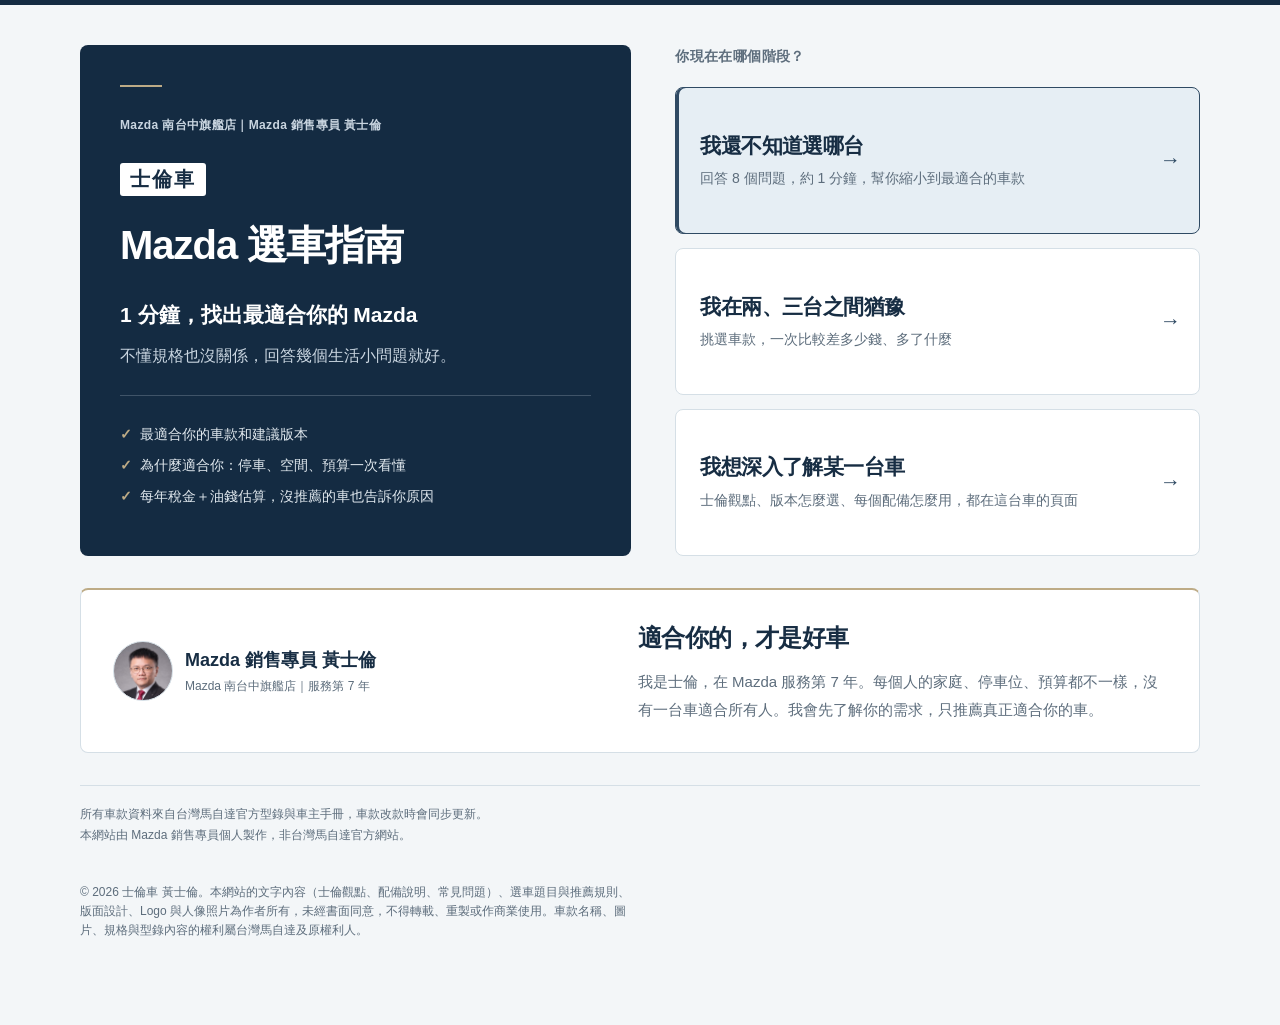
<file: index.html>
<!doctype html>
<html lang="zh-Hant-TW">
<head>
  <meta charset="utf-8">
  <!-- © 2026 士倫車 黃士倫（Mazda 南台中旗艦店 銷售專員）。本網站文字、選車題目與推薦規則、版面設計為作者所有，未經書面同意不得轉載、重製或商業使用。 -->
  <meta name="author" content="黃士倫｜士倫車">
  <meta name="copyright" content="© 2026 士倫車 黃士倫">
  <meta name="viewport" content="width=device-width, initial-scale=1, viewport-fit=cover">
  <title>士倫車｜Mazda 選車指南｜1 分鐘，找出最適合你的 Mazda</title>
  <meta name="description" content="回答幾個生活小問題，幫你從 Mazda 全車系中找出最適合的車款和版本。">
  <meta property="og:title" content="士倫車｜Mazda 選車指南｜1 分鐘，找出最適合你的 Mazda">
  <meta property="og:description" content="不懂規格也沒關係。回答幾個生活小問題，幫你從 Mazda 全車系找出最適合的車款和版本。">
  <meta property="og:type" content="website">
  <meta property="og:url" content="https://zoomin0206-ship-it.github.io/mazda/">
  <meta property="og:image" content="https://zoomin0206-ship-it.github.io/mazda/img/brand/share.png">
  <meta property="og:image:width" content="1200">
  <meta property="og:image:height" content="630">
  <meta property="og:locale" content="zh_TW">
  <meta name="twitter:card" content="summary_large_image">
  <meta name="theme-color" content="#2f4a63">
  <link rel="icon" type="image/svg+xml" href="img/brand/logo.svg">
  <link rel="icon" type="image/png" sizes="32x32" href="img/brand/favicon-32.png">
  <link rel="apple-touch-icon" href="img/brand/apple-touch-icon.png">
  <link rel="stylesheet" href="style.css?v=3d2c3063">
</head>
<body>
  <div class="app" id="app">
    <a class="brandbar" id="brandbar" href="./" hidden>士倫車｜Mazda 選車指南<span>回首頁</span></a>
    <!-- 首頁 -->
    <section class="screen" id="home">
      <header class="hero">
        <p class="eyebrow" id="advisor-line"></p>
        <h1><span class="h1-brand">士倫車</span><span class="h1-sep">｜</span>Mazda 選車指南</h1>
        <p class="tagline">1 分鐘，找出最適合你的 Mazda</p>
        <p class="lead">不懂規格也沒關係，回答幾個生活小問題就好。</p>
        <ul class="gets">
          <li>最適合你的車款和建議版本</li>
          <li>為什麼適合你：停車、空間、預算一次看懂</li>
          <li>每年稅金＋油錢估算，沒推薦的車也告訴你原因</li>
        </ul>
      </header>
      <div class="home-routes">
      <p class="question-label">你現在在哪個階段？</p>
      <button class="route" id="go-quiz">
        <span class="route-title">我還不知道選哪台</span>
        <span class="route-desc" id="quiz-desc">回答幾個問題，約 1 分鐘，幫你縮小到最適合的車款</span>
        <span class="route-arrow" aria-hidden="true">→</span>
      </button>
      <button class="route" id="go-compare" disabled>
        <span class="route-title">我在兩、三台之間猶豫</span>
        <span class="route-desc">挑選車款，一次比較差多少錢、多了什麼</span>
        <span class="route-arrow" aria-hidden="true">→</span>
      </button>
      <button class="route" id="go-models" disabled>
        <span class="route-title">我想深入了解某一台車</span>
        <span class="route-desc">士倫觀點、版本怎麼選、每個配備怎麼用，都在這台車的頁面</span>
        <span class="route-arrow" aria-hidden="true">→</span>
      </button>
      </div>
      <section class="about" aria-labelledby="about-title">
        <div class="about-head">
          <div class="avatar" id="about-avatar" aria-hidden="true"></div>
          <div><p class="about-name" id="about-name"></p><p class="about-role" id="about-role"></p></div>
        </div>
        <h2 class="about-title" id="about-title"></h2>
        <p class="about-text" id="about-text"></p>
      </section>
      <p class="fineprint">所有車款資料來自台灣馬自達官方型錄與車主手冊，車款改款時會同步更新。<br>本網站由 Mazda 銷售專員個人製作，非台灣馬自達官方網站。</p>
    </section>

    <!-- 問答 -->
    <section class="screen" id="quiz" hidden>
      <div class="topbar">
        <button class="back" id="back" aria-label="上一題">←</button>
        <div class="progress" aria-hidden="true"><div class="progress-bar" id="progress-bar"></div></div>
        <span class="step" id="step"></span>
      </div>
      <h2 class="q-title" id="q-title"></h2>
      <p class="q-sub" id="q-sub"></p>
      <div class="options" id="options"></div>
      <div class="bottom">
        <button class="primary" id="next" disabled>下一題</button>
      </div>
    </section>

    <!-- 結果 -->
    <section class="screen" id="result" hidden>
      <div class="topbar">
        <button class="back" id="result-back" aria-label="修改答案">←</button>
        <span class="topbar-title">修改答案</span>
      </div>
      <header class="result-head">
        <p class="eyebrow">你的選車結果</p>
        <h2 id="result-title"></h2>
      </header>
      <div class="shared-banner" id="shared-banner" hidden><span id="shared-text"></span><button type="button" class="next-link" id="shared-quiz"></button></div>
      <div id="result-notes"></div>
      <div class="want-box" id="want-box" hidden></div>
      <div class="cards" id="cards"></div>
      <details class="excluded" id="excluded" hidden>
        <summary>其他車款為什麼沒有推薦？</summary>
        <ul id="excluded-list"></ul>
      </details>
      <section class="next" aria-labelledby="res-next-title">
        <h2 id="res-next-title">看完了，下一步？</h2>
        <div class="next-step main">
          <p class="next-h">🚗 <span id="cta-lead">想親自看看？</span></p>
          <p class="next-t">把結果傳給我，幫你確認版本、配備。不管是先看看實車，還是想實際開開看，我都可以幫你安排。</p>
          <div class="extra-q" id="extra-q"></div>
          <button class="primary line" id="send-line">把結果傳到 LINE，預約賞車試乘</button>
          <p class="cta-store" id="cta-store"></p>
        </div>
        <div class="next-step" id="compare-these-box" hidden>
          <p class="next-h">🤔 這兩台差在哪？</p>
          <button class="next-link" id="compare-these">放在一起詳細比較 →</button>
        </div>
        <div class="next-step">
          <p class="next-h">🔍 想深入了解其中一台</p>
          <div class="next-links" id="res-models"></div>
        </div>
        <div class="next-step">
          <p class="next-h">↺ 想換個條件</p>
          <button class="next-link" id="restart">重新選一次 →</button>
        </div>
      </section>
      <p class="fineprint" id="disclaimer"></p>
    </section>

    <!-- 我要比較：選車 -->
    <section class="screen" id="compare-pick" hidden>
      <div class="topbar">
        <button class="back" id="pick-back" aria-label="回首頁">←</button>
        <span class="topbar-title">我要比較</span>
      </div>
      <h2 class="q-title">選擇要比較的車</h2>
      <p class="q-sub">可以比較不同車款，也可以比較同一款車的不同版本</p>
      <div id="slots" class="slots"></div>
      <div class="bottom tray-wrap">
        <p class="tray-title">候選名單</p>
        <div class="tray" id="pick-tray"></div>
        <button class="primary" id="do-compare" disabled>再選 2 台就可以比較</button>
      </div>
    </section>

    <!-- 我要比較：結果 -->
    <section class="screen" id="compare-view" hidden>
      <div class="topbar">
        <button class="back" id="view-back" aria-label="換車比較">←</button>
        <span class="topbar-title">比較結果</span>
      </div>
      <div class="cmp-head" id="cmp-head"></div>
      <div class="cmp-summary" id="cmp-summary"></div>
      <label class="switch"><input type="checkbox" id="only-diff" checked><span>只顯示不一樣的地方</span></label>
      <nav class="cmp-nav" id="cmp-nav" aria-label="跳到分類"></nav>
      <div id="cmp-table"></div>
      <section class="next" aria-labelledby="cmp-next-title">
        <h2 id="cmp-next-title">看完了，下一步？</h2>
        <div class="next-step main">
          <p class="next-h">🚗 <span id="cmp-cta-lead">兩台都想試試看？</span></p>
          <p class="next-t">把比較結果傳給我，幫你安排同一天賞車試乘。不管是先看看實車，還是想實際開開看，比過一次就知道哪台適合你。</p>
          <button class="primary line" id="cmp-line">把比較結果傳到 LINE，預約賞車試乘</button>
        </div>
        <div class="next-step">
          <p class="next-h">🔍 想深入了解其中一台</p>
          <div class="next-links" id="cmp-models"></div>
        </div>
        <div class="next-step">
          <p class="next-h">❓ 還是不確定</p>
          <button class="next-link" id="cmp-quiz">用 8 個問題確認 →</button>
        </div>
      </section>
      <p class="fineprint" id="cmp-foot"></p>
    </section>

    <!-- 車款列表 -->
    <section class="screen" id="models" hidden>
      <div class="topbar">
        <button class="back" id="models-back" aria-label="回首頁">←</button>
        <span class="topbar-title">車款介紹</span>
      </div>
      <h2 class="q-title">你想了解哪一台車？</h2>
      <div class="model-grid" id="model-list"></div>
      <button class="next-link" id="models-quiz" style="margin-top:18px">還不確定要看哪台？用 8 個問題幫你挑 →</button>
    </section>

    <!-- 單一車款介紹 -->
    <section class="screen" id="model" hidden>
      <div class="topbar">
        <button class="back" id="model-back" aria-label="回車款列表">←</button>
        <span class="topbar-title" id="model-title">車款介紹</span>
      </div>
      <nav class="mp-tabs" id="mp-tabs" aria-label="車款頁分頁">
        <button type="button" data-tab="ov" class="on">總覽</button>
        <button type="button" data-tab="view">士倫觀點</button>
        <button type="button" data-tab="eq">完整配備</button>
      </nav>
      <div id="model-body"></div>
      <div id="model-eq" class="eq" hidden></div>
      <section class="next" aria-labelledby="next-title">
        <h2 id="next-title">看完了，下一步？</h2>
        <div class="next-step main">
          <p class="next-h">🚗 <span id="model-cta-lead">想親自坐坐看？</span></p>
          <p class="next-t">傳 LINE 給我，幫你安排賞車、試乘，也可以問我任何關於這台車的問題。</p>
          <button class="primary line" id="model-line">傳 LINE 預約賞車試乘</button>
        </div>
        <div class="next-step" id="model-rivals-box">
          <p class="next-h">🤔 還在跟其他車比較</p>
          <div id="model-rivals"></div>
        </div>
        <div class="next-step">
          <p class="next-h">❓ 不確定這台適不適合你</p>
          <button class="next-link" id="model-quiz">用 8 個問題確認 →</button>
        </div>
      </section>
      <p class="fineprint" id="model-foot"></p>
    </section>
  </div>

  <div class="modal" id="qr-modal" hidden role="dialog" aria-modal="true" aria-labelledby="qr-title">
    <div class="modal-box">
      <button class="modal-close" id="qr-close" aria-label="關閉">×</button>
      <h3 id="qr-title">用手機掃描，把結果傳給我</h3>
      <p class="modal-text">打開手機相機或 LINE 掃描下方 QR Code，會自動開啟 LINE 並帶入你的選車結果，按「傳送」就完成了。</p>
      <div class="qr" id="qr"></div>
      <p class="modal-text small" id="qr-copied"></p>
      <a class="primary line direct" id="qr-direct" href="#">我正在用手機，直接開啟 LINE</a>
    </div>
  </div>

  <div class="toast" id="toast" hidden></div>

  <script src="vendor/qrcode.js?v=6e6189e2"></script>
  <script src="config.js?v=2c153e25"></script>
  <script src="engine.js?v=41ea3beb"></script>
  <script src="app.js?v=a4485f3d"></script>
  <script src="compare.js?v=9541cf20"></script>
  <script src="equip.js?v=b9e15496"></script>
  <script src="model.js?v=4164aff8"></script>
</body>
</html>
</file>
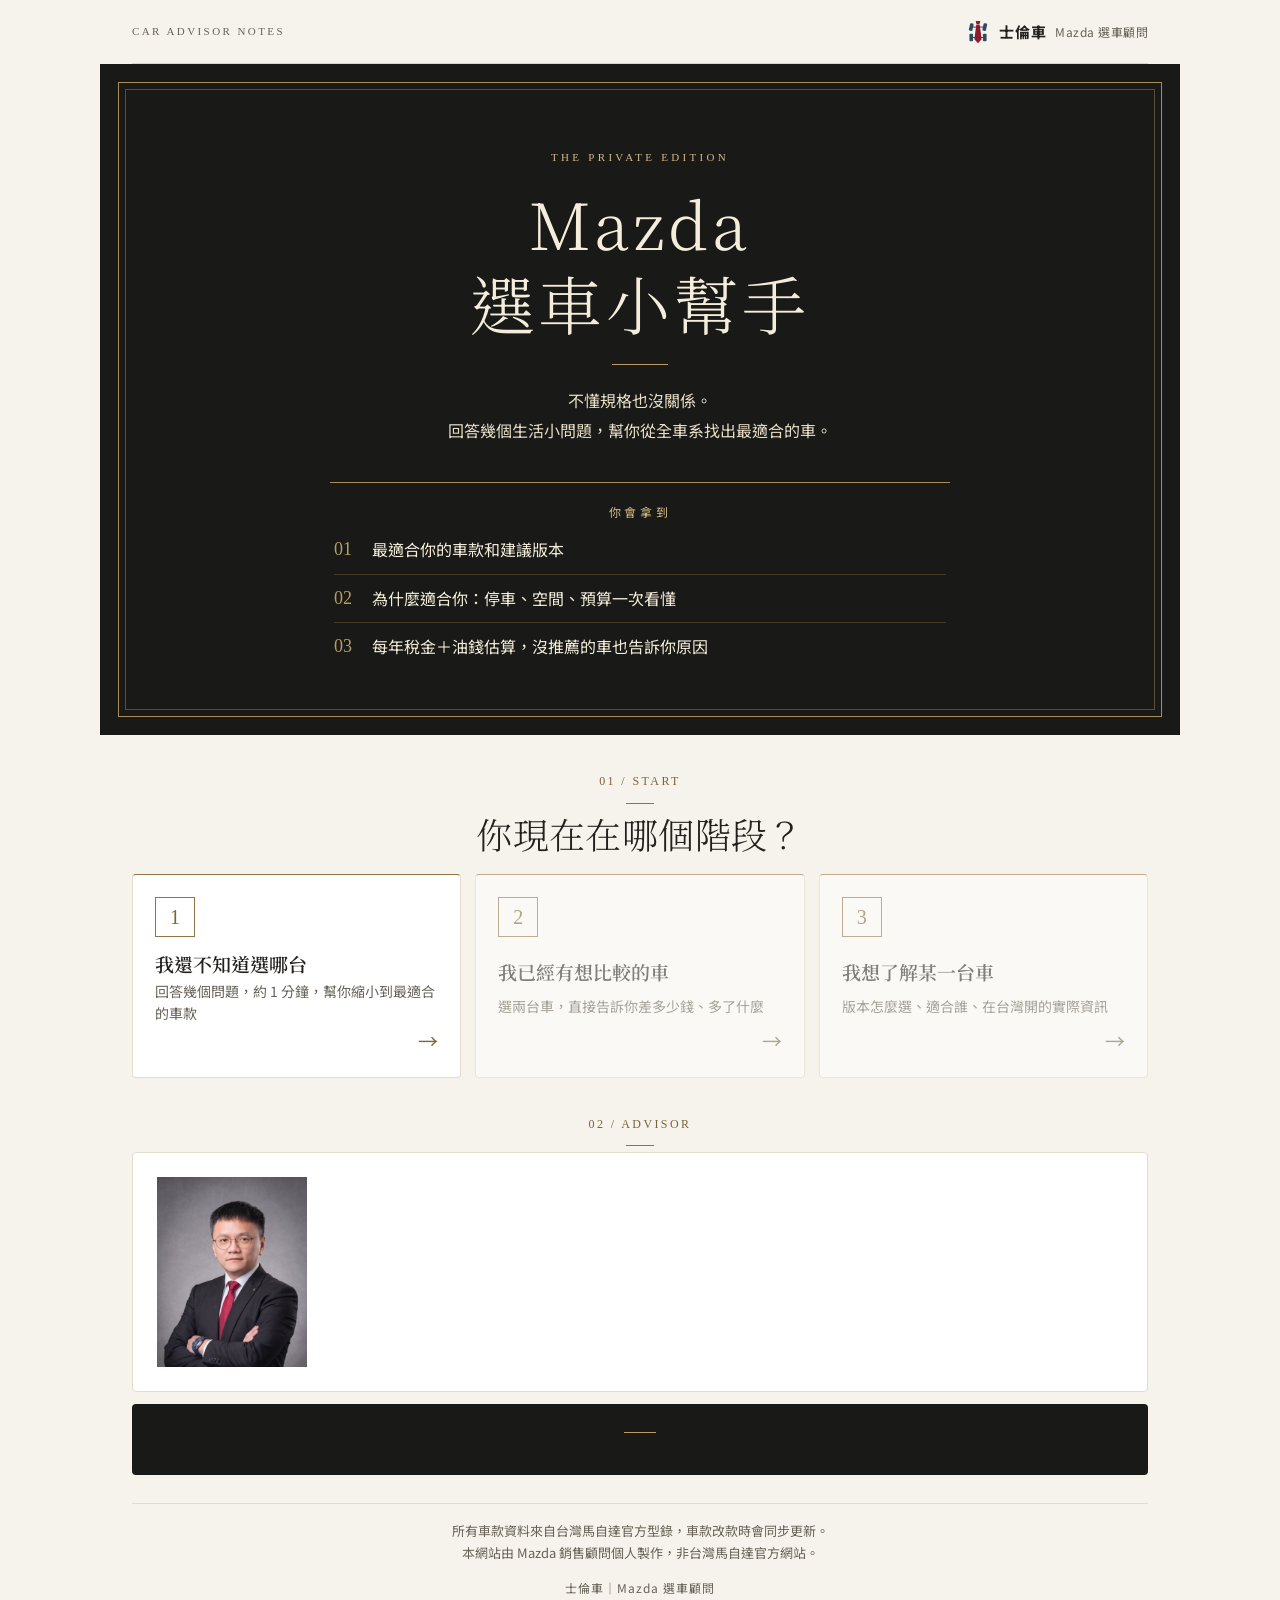
<file: preview/black-gold/index.html>
<!doctype html>
<html lang="zh-Hant-TW">
<head>
  <base href="../../">
  <meta name="robots" content="noindex">
  <meta charset="utf-8">
  <meta name="viewport" content="width=device-width, initial-scale=1, viewport-fit=cover">
  <title>Mazda 選車小幫手｜1 分鐘找到適合你的車</title>
  <meta name="description" content="回答幾個生活小問題，幫你從 Mazda 全車系中找出最適合的車款和版本。">
  <meta property="og:title" content="Mazda 選車小幫手｜1 分鐘找到適合你的車">
  <meta property="og:description" content="不懂規格也沒關係。回答幾個生活小問題，幫你從 Mazda 全車系找出最適合的車款和版本。">
  <meta property="og:type" content="website">
  <meta name="theme-color" content="#191A17">
  <link rel="icon" type="image/svg+xml" href="img/brand/logo.svg">
  <link rel="icon" type="image/png" sizes="32x32" href="img/brand/favicon-32.png">
  <link rel="apple-touch-icon" href="img/brand/apple-touch-icon.png">
  <link rel="preconnect" href="https://fonts.googleapis.com">
  <link rel="preconnect" href="https://fonts.gstatic.com" crossorigin>
  <link rel="stylesheet" href="https://fonts.googleapis.com/css2?family=Noto+Sans+TC:wght@400;500;700;900&family=Noto+Serif+TC:wght@200;300;600&display=swap">
  <link rel="stylesheet" href="preview/black-gold/style.css?v=b3e0a36f">
</head>
<body>
  <div class="app" id="app">
    <!-- 首頁 -->
    <section class="screen" id="home">
      <div class="masthead">
        <span class="mh-en">CAR ADVISOR NOTES</span>
        <span class="mh-zh"><img src="img/brand/logo.svg" alt="" width="26" height="26">士倫車<small>Mazda 選車顧問</small></span>
      </div>
      <header class="hero">
        <div class="hero-text">
          <p class="hero-en">THE PRIVATE EDITION</p>
          <h1>Mazda<br>選車小幫手</h1>
          <span class="hero-rule" aria-hidden="true"></span>
          <p class="lead">不懂規格也沒關係。<br>回答幾個生活小問題，幫你從全車系找出最適合的車。</p>
          <p class="eyebrow" id="advisor-line"></p>
        </div>
        <div class="hero-panel">
          <p class="panel-label">你會拿到</p>
          <ol class="gets">
            <li><span class="num">01</span>最適合你的車款和建議版本</li>
            <li><span class="num">02</span>為什麼適合你：停車、空間、預算一次看懂</li>
            <li><span class="num">03</span>每年稅金＋油錢估算，沒推薦的車也告訴你原因</li>
          </ol>
        </div>
      </header>
      <p class="sec-label">01 / START</p>
      <h2 class="question-label">你現在在哪個階段？</h2>
      <div class="routes">
        <button class="route" id="go-quiz">
          <span class="route-num" aria-hidden="true">1</span>
          <span class="route-title">我還不知道選哪台</span>
          <span class="route-desc" id="quiz-desc">回答幾個問題，約 1 分鐘，幫你縮小到最適合的車款</span>
          <span class="route-arrow" aria-hidden="true">→</span>
        </button>
        <button class="route" id="go-compare" disabled>
          <span class="route-num" aria-hidden="true">2</span>
          <span class="route-title">我已經有想比較的車</span>
          <span class="route-desc">選兩台車，直接告訴你差多少錢、多了什麼</span>
          <span class="route-arrow" aria-hidden="true">→</span>
        </button>
        <button class="route" id="go-models" disabled>
          <span class="route-num" aria-hidden="true">3</span>
          <span class="route-title">我想了解某一台車</span>
          <span class="route-desc">版本怎麼選、適合誰、在台灣開的實際資訊</span>
          <span class="route-arrow" aria-hidden="true">→</span>
        </button>
      </div>
      <p class="sec-label">02 / ADVISOR</p>
      <section class="about" aria-labelledby="about-title">
        <img class="about-photo" src="img/brand/portrait.jpg" alt="Mazda 銷售顧問 黃士倫">
        <div class="about-body">
          <div class="about-head">
            <div class="avatar" id="about-avatar" aria-hidden="true"></div>
            <div><p class="about-name" id="about-name"></p><p class="about-role" id="about-role"></p></div>
          </div>
          <p class="about-text" id="about-text"></p>
        </div>
      </section>
      <div class="band"><h2 class="about-title" id="about-title"></h2></div>
      <footer class="foot">
        <p class="fineprint">所有車款資料來自台灣馬自達官方型錄，車款改款時會同步更新。<br>本網站由 Mazda 銷售顧問個人製作，非台灣馬自達官方網站。</p>
        <p class="foot-mark">士倫車｜Mazda 選車顧問</p>
      </footer>
    </section>

    <!-- 問答 -->
    <section class="screen" id="quiz" hidden>
      <div class="topbar">
        <button class="back" id="back" aria-label="上一題">←</button>
        <div class="progress" aria-hidden="true"><div class="progress-bar" id="progress-bar"></div></div>
        <span class="step" id="step"></span>
      </div>
      <h2 class="q-title" id="q-title"></h2>
      <p class="q-sub" id="q-sub"></p>
      <div class="options" id="options"></div>
      <div class="bottom">
        <button class="primary" id="next" disabled>下一題</button>
      </div>
    </section>

    <!-- 結果 -->
    <section class="screen" id="result" hidden>
      <header class="result-head">
        <p class="eyebrow">你的選車結果</p>
        <h2 id="result-title"></h2>
      </header>
      <div id="result-notes"></div>
      <div class="cards" id="cards"></div>
      <details class="excluded" id="excluded" hidden>
        <summary>其他車款為什麼沒有推薦？</summary>
        <ul id="excluded-list"></ul>
      </details>
      <button class="ghost strong" id="compare-these" hidden>把這兩台放在一起詳細比較 →</button>
      <div class="cta">
        <p class="cta-lead" id="cta-lead"></p>
        <p class="cta-text">把結果傳給我，幫你確認版本、配備，並安排到展間賞車試乘。</p>
        <button class="primary line" id="send-line">把結果傳到 LINE</button>
        <p class="cta-store" id="cta-store"></p>
      </div>
      <button class="ghost" id="restart">重新選一次</button>
      <p class="fineprint" id="disclaimer"></p>
    </section>

    <!-- 我要比較：選車 -->
    <section class="screen" id="compare-pick" hidden>
      <div class="topbar">
        <button class="back" id="pick-back" aria-label="回首頁">←</button>
        <span class="topbar-title">我要比較</span>
      </div>
      <h2 class="q-title">選擇要比較的車</h2>
      <p class="q-sub">可以比較不同車款，也可以比較同一款車的不同版本</p>
      <div id="slots" class="slots"></div>
      <div class="bottom">
        <button class="primary" id="do-compare" disabled>再選 2 台就可以比較</button>
      </div>
    </section>

    <!-- 我要比較：結果 -->
    <section class="screen" id="compare-view" hidden>
      <div class="topbar">
        <button class="back" id="view-back" aria-label="換車比較">←</button>
        <span class="topbar-title">比較結果</span>
      </div>
      <div class="cmp-head" id="cmp-head"></div>
      <div class="cmp-summary" id="cmp-summary"></div>
      <label class="switch"><input type="checkbox" id="only-diff" checked><span>只顯示不一樣的地方</span></label>
      <nav class="cmp-nav" id="cmp-nav" aria-label="跳到分類"></nav>
      <div id="cmp-table"></div>
      <div class="cta">
        <p class="cta-lead" id="cmp-cta-lead">兩台都想試試看？</p>
        <p class="cta-text">把比較結果傳給我，幫你安排同一天試乘，開過一次就知道哪台適合你。</p>
        <button class="primary line" id="cmp-line">把比較結果傳到 LINE，預約試乘</button>
      </div>
      <button class="ghost" id="cmp-home">回首頁</button>
      <p class="fineprint" id="cmp-foot"></p>
    </section>

    <!-- 車款列表 -->
    <section class="screen" id="models" hidden>
      <div class="topbar">
        <button class="back" id="models-back" aria-label="回首頁">←</button>
        <span class="topbar-title">車款介紹</span>
      </div>
      <h2 class="q-title">你想了解哪一台車？</h2>
      <div class="model-grid" id="model-list"></div>
    </section>

    <!-- 單一車款介紹 -->
    <section class="screen" id="model" hidden>
      <div class="topbar">
        <button class="back" id="model-back" aria-label="回車款列表">←</button>
        <span class="topbar-title">車款介紹</span>
      </div>
      <div id="model-body"></div>
      <div class="cta">
        <p class="cta-lead" id="model-cta-lead">想親自坐坐看？</p>
        <p class="cta-text">傳 LINE 給我，幫你安排賞車、試乘，也可以問我任何關於這台車的問題。</p>
        <button class="primary line" id="model-line">傳 LINE 預約試乘</button>
      </div>
      <button class="ghost" id="model-quiz">不確定適不適合？用 8 個問題確認 →</button>
      <p class="fineprint" id="model-foot"></p>
    </section>
  </div>

  <div class="modal" id="qr-modal" hidden role="dialog" aria-modal="true" aria-labelledby="qr-title">
    <div class="modal-box">
      <button class="modal-close" id="qr-close" aria-label="關閉">×</button>
      <h3 id="qr-title">用手機掃描，把結果傳給我</h3>
      <p class="modal-text">打開手機相機或 LINE 掃描下方 QR Code，會自動開啟 LINE 並帶入你的選車結果，按「傳送」就完成了。</p>
      <div class="qr" id="qr"></div>
      <p class="modal-text small" id="qr-copied"></p>
      <a class="primary line direct" id="qr-direct" href="#">我正在用手機，直接開啟 LINE</a>
    </div>
  </div>

  <div class="toast" id="toast" hidden></div>

  <script src="vendor/qrcode.js?v=6e6189e2"></script>
  <script src="config.js?v=4af92c96"></script>
  <script src="engine.js?v=ac8456b9"></script>
  <script src="app.js?v=e14735d1"></script>
  <script src="compare.js?v=4beb890b"></script>
  <script src="model.js?v=2d73c110"></script>
</body>
</html>
</file>
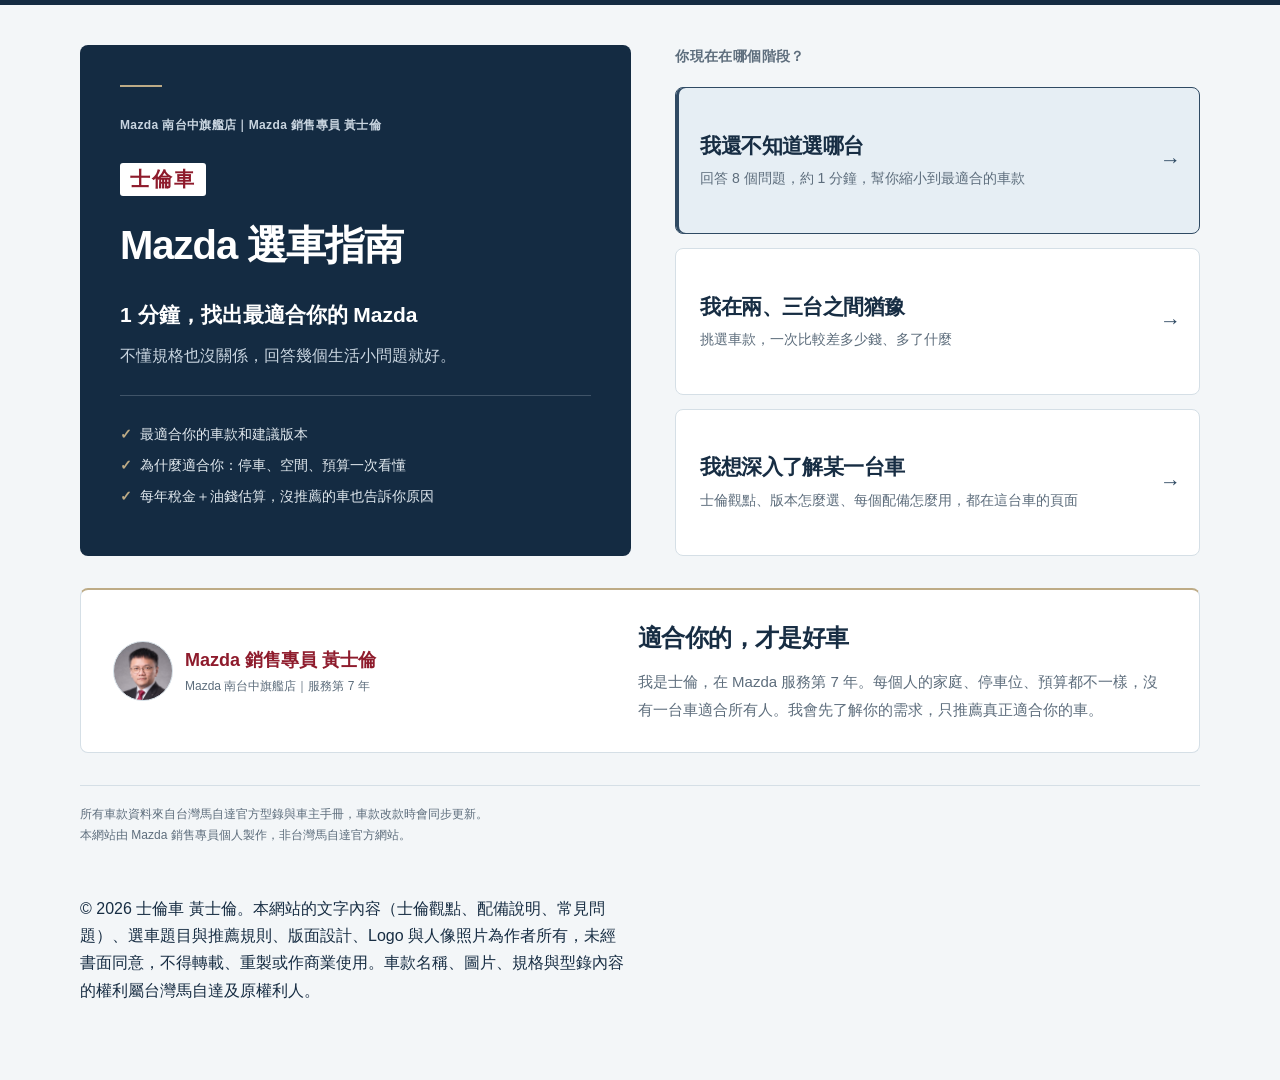
<file: preview/codex/index.html>
<!doctype html>
<html lang="zh-Hant-TW">
<head>
  <base href="../../">
  <meta name="robots" content="noindex">
  <meta charset="utf-8">
  <meta name="viewport" content="width=device-width, initial-scale=1, viewport-fit=cover">
  <title>士倫車｜Mazda 選車指南｜1 分鐘，找出最適合你的 Mazda</title>
  <meta name="description" content="回答幾個生活小問題，幫你從 Mazda 全車系中找出最適合的車款和版本。">
  <meta property="og:title" content="士倫車｜Mazda 選車指南｜1 分鐘，找出最適合你的 Mazda">
  <meta property="og:description" content="不懂規格也沒關係。回答幾個生活小問題，幫你從 Mazda 全車系找出最適合的車款和版本。">
  <meta property="og:type" content="website">
  <meta property="og:url" content="https://zoomin0206-ship-it.github.io/mazda/">
  <meta property="og:image" content="https://zoomin0206-ship-it.github.io/mazda/img/brand/share.png">
  <meta property="og:image:width" content="1200">
  <meta property="og:image:height" content="630">
  <meta property="og:locale" content="zh_TW">
  <meta name="twitter:card" content="summary_large_image">
  <meta name="theme-color" content="#2f4a63">
  <link rel="icon" type="image/svg+xml" href="img/brand/logo.svg">
  <link rel="icon" type="image/png" sizes="32x32" href="img/brand/favicon-32.png">
  <link rel="apple-touch-icon" href="img/brand/apple-touch-icon.png">
  <link rel="stylesheet" href="preview/codex/style.css?v=823a5043">
</head>
<body>
  <div class="app" id="app">
    <a class="brandbar" id="brandbar" href="./" hidden>士倫車｜Mazda 選車指南<span>回首頁</span></a>
    <!-- 首頁 -->
    <section class="screen" id="home">
      <header class="hero">
        <p class="eyebrow" id="advisor-line"></p>
        <h1><span class="h1-brand">士倫車</span><span class="h1-sep">｜</span>Mazda 選車指南</h1>
        <p class="tagline">1 分鐘，找出最適合你的 Mazda</p>
        <p class="lead">不懂規格也沒關係，回答幾個生活小問題就好。</p>
        <ul class="gets">
          <li>最適合你的車款和建議版本</li>
          <li>為什麼適合你：停車、空間、預算一次看懂</li>
          <li>每年稅金＋油錢估算，沒推薦的車也告訴你原因</li>
        </ul>
      </header>
      <div class="home-routes">
      <p class="question-label">你現在在哪個階段？</p>
      <button class="route" id="go-quiz">
        <span class="route-title">我還不知道選哪台</span>
        <span class="route-desc" id="quiz-desc">回答幾個問題，約 1 分鐘，幫你縮小到最適合的車款</span>
        <span class="route-arrow" aria-hidden="true">→</span>
      </button>
      <button class="route" id="go-compare" disabled>
        <span class="route-title">我在兩、三台之間猶豫</span>
        <span class="route-desc">挑選車款，一次比較差多少錢、多了什麼</span>
        <span class="route-arrow" aria-hidden="true">→</span>
      </button>
      <button class="route" id="go-models" disabled>
        <span class="route-title">我想深入了解某一台車</span>
        <span class="route-desc">士倫觀點、版本怎麼選、每個配備怎麼用，都在這台車的頁面</span>
        <span class="route-arrow" aria-hidden="true">→</span>
      </button>
      </div>
      <section class="about" aria-labelledby="about-title">
        <div class="about-head">
          <div class="avatar" id="about-avatar" aria-hidden="true"></div>
          <div><p class="about-name" id="about-name"></p><p class="about-role" id="about-role"></p></div>
        </div>
        <h2 class="about-title" id="about-title"></h2>
        <p class="about-text" id="about-text"></p>
      </section>
      <p class="fineprint">所有車款資料來自台灣馬自達官方型錄與車主手冊，車款改款時會同步更新。<br>本網站由 Mazda 銷售專員個人製作，非台灣馬自達官方網站。</p>
    </section>

    <!-- 問答 -->
    <section class="screen" id="quiz" hidden>
      <div class="topbar">
        <button class="back" id="back" aria-label="上一題">←</button>
        <div class="progress" aria-hidden="true"><div class="progress-bar" id="progress-bar"></div></div>
        <span class="step" id="step"></span>
      </div>
      <h2 class="q-title" id="q-title"></h2>
      <p class="q-sub" id="q-sub"></p>
      <div class="options" id="options"></div>
      <div class="bottom">
        <button class="primary" id="next" disabled>下一題</button>
      </div>
    </section>

    <!-- 結果 -->
    <section class="screen" id="result" hidden>
      <div class="topbar">
        <button class="back" id="result-back" aria-label="修改答案">←</button>
        <span class="topbar-title">修改答案</span>
      </div>
      <header class="result-head">
        <p class="eyebrow">你的選車結果</p>
        <h2 id="result-title"></h2>
      </header>
      <div class="shared-banner" id="shared-banner" hidden><span id="shared-text"></span><button type="button" class="next-link" id="shared-quiz"></button></div>
      <div id="result-notes"></div>
      <div class="want-box" id="want-box" hidden></div>
      <div class="cards" id="cards"></div>
      <details class="excluded" id="excluded" hidden>
        <summary>其他車款為什麼沒有推薦？</summary>
        <ul id="excluded-list"></ul>
      </details>
      <section class="next" aria-labelledby="res-next-title">
        <h2 id="res-next-title">看完了，下一步？</h2>
        <div class="next-step main">
          <p class="next-h">🚗 <span id="cta-lead">想親自看看？</span></p>
          <p class="next-t">把結果傳給我，幫你確認版本、配備。不管是先看看實車，還是想實際開開看，我都可以幫你安排。</p>
          <div class="extra-q" id="extra-q"></div>
          <button class="primary line" id="send-line">把結果傳到 LINE，預約賞車試乘</button>
          <p class="cta-store" id="cta-store"></p>
        </div>
        <div class="next-step" id="compare-these-box" hidden>
          <p class="next-h">🤔 這兩台差在哪？</p>
          <button class="next-link" id="compare-these">放在一起詳細比較 →</button>
        </div>
        <div class="next-step">
          <p class="next-h">🔍 想深入了解其中一台</p>
          <div class="next-links" id="res-models"></div>
        </div>
        <div class="next-step">
          <p class="next-h">↺ 想換個條件</p>
          <button class="next-link" id="restart">重新選一次 →</button>
        </div>
      </section>
      <p class="fineprint" id="disclaimer"></p>
    </section>

    <!-- 我要比較：選車 -->
    <section class="screen" id="compare-pick" hidden>
      <div class="topbar">
        <button class="back" id="pick-back" aria-label="回首頁">←</button>
        <span class="topbar-title">我要比較</span>
      </div>
      <h2 class="q-title">選擇要比較的車</h2>
      <p class="q-sub">可以比較不同車款，也可以比較同一款車的不同版本</p>
      <div id="slots" class="slots"></div>
      <div class="bottom tray-wrap">
        <p class="tray-title">候選名單</p>
        <div class="tray" id="pick-tray"></div>
        <button class="primary" id="do-compare" disabled>再選 2 台就可以比較</button>
      </div>
    </section>

    <!-- 我要比較：結果 -->
    <section class="screen" id="compare-view" hidden>
      <div class="topbar">
        <button class="back" id="view-back" aria-label="換車比較">←</button>
        <span class="topbar-title">比較結果</span>
      </div>
      <div class="cmp-head" id="cmp-head"></div>
      <div class="cmp-summary" id="cmp-summary"></div>
      <label class="switch"><input type="checkbox" id="only-diff" checked><span>只顯示不一樣的地方</span></label>
      <nav class="cmp-nav" id="cmp-nav" aria-label="跳到分類"></nav>
      <div id="cmp-table"></div>
      <section class="next" aria-labelledby="cmp-next-title">
        <h2 id="cmp-next-title">看完了，下一步？</h2>
        <div class="next-step main">
          <p class="next-h">🚗 <span id="cmp-cta-lead">兩台都想試試看？</span></p>
          <p class="next-t">把比較結果傳給我，幫你安排同一天賞車試乘。不管是先看看實車，還是想實際開開看，比過一次就知道哪台適合你。</p>
          <button class="primary line" id="cmp-line">把比較結果傳到 LINE，預約賞車試乘</button>
        </div>
        <div class="next-step">
          <p class="next-h">🔍 想深入了解其中一台</p>
          <div class="next-links" id="cmp-models"></div>
        </div>
        <div class="next-step">
          <p class="next-h">❓ 還是不確定</p>
          <button class="next-link" id="cmp-quiz">用 8 個問題確認 →</button>
        </div>
      </section>
      <p class="fineprint" id="cmp-foot"></p>
    </section>

    <!-- 車款列表 -->
    <section class="screen" id="models" hidden>
      <div class="topbar">
        <button class="back" id="models-back" aria-label="回首頁">←</button>
        <span class="topbar-title">車款介紹</span>
      </div>
      <h2 class="q-title">你想了解哪一台車？</h2>
      <div class="model-grid" id="model-list"></div>
      <button class="next-link" id="models-quiz" style="margin-top:18px">還不確定要看哪台？用 8 個問題幫你挑 →</button>
    </section>

    <!-- 單一車款介紹 -->
    <section class="screen" id="model" hidden>
      <div class="topbar">
        <button class="back" id="model-back" aria-label="回車款列表">←</button>
        <span class="topbar-title" id="model-title">車款介紹</span>
      </div>
      <nav class="mp-tabs" id="mp-tabs" aria-label="車款頁分頁">
        <button type="button" data-tab="ov" class="on">總覽</button>
        <button type="button" data-tab="view">士倫觀點</button>
        <button type="button" data-tab="eq">完整配備</button>
      </nav>
      <div id="model-body"></div>
      <div id="model-eq" class="eq" hidden></div>
      <section class="next" aria-labelledby="next-title">
        <h2 id="next-title">看完了，下一步？</h2>
        <div class="next-step main">
          <p class="next-h">🚗 <span id="model-cta-lead">想親自坐坐看？</span></p>
          <p class="next-t">傳 LINE 給我，幫你安排賞車、試乘，也可以問我任何關於這台車的問題。</p>
          <button class="primary line" id="model-line">傳 LINE 預約賞車試乘</button>
        </div>
        <div class="next-step" id="model-rivals-box">
          <p class="next-h">🤔 還在跟其他車比較</p>
          <div id="model-rivals"></div>
        </div>
        <div class="next-step">
          <p class="next-h">❓ 不確定這台適不適合你</p>
          <button class="next-link" id="model-quiz">用 8 個問題確認 →</button>
        </div>
      </section>
      <p class="fineprint" id="model-foot"></p>
    </section>
  </div>

  <div class="modal" id="qr-modal" hidden role="dialog" aria-modal="true" aria-labelledby="qr-title">
    <div class="modal-box">
      <button class="modal-close" id="qr-close" aria-label="關閉">×</button>
      <h3 id="qr-title">用手機掃描，把結果傳給我</h3>
      <p class="modal-text">打開手機相機或 LINE 掃描下方 QR Code，會自動開啟 LINE 並帶入你的選車結果，按「傳送」就完成了。</p>
      <div class="qr" id="qr"></div>
      <p class="modal-text small" id="qr-copied"></p>
      <a class="primary line direct" id="qr-direct" href="#">我正在用手機，直接開啟 LINE</a>
    </div>
  </div>

  <div class="toast" id="toast" hidden></div>

  <script src="vendor/qrcode.js?v=6e6189e2"></script>
  <script src="config.js?v=4af92c96"></script>
  <script src="engine.js?v=ac8456b9"></script>
  <script src="app.js?v=e14735d1"></script>
  <script src="compare.js?v=4beb890b"></script>
  <script src="equip.js?v=c4e85f7e"></script>
  <script src="model.js?v=2d73c110"></script>
</body>
</html>
</file>
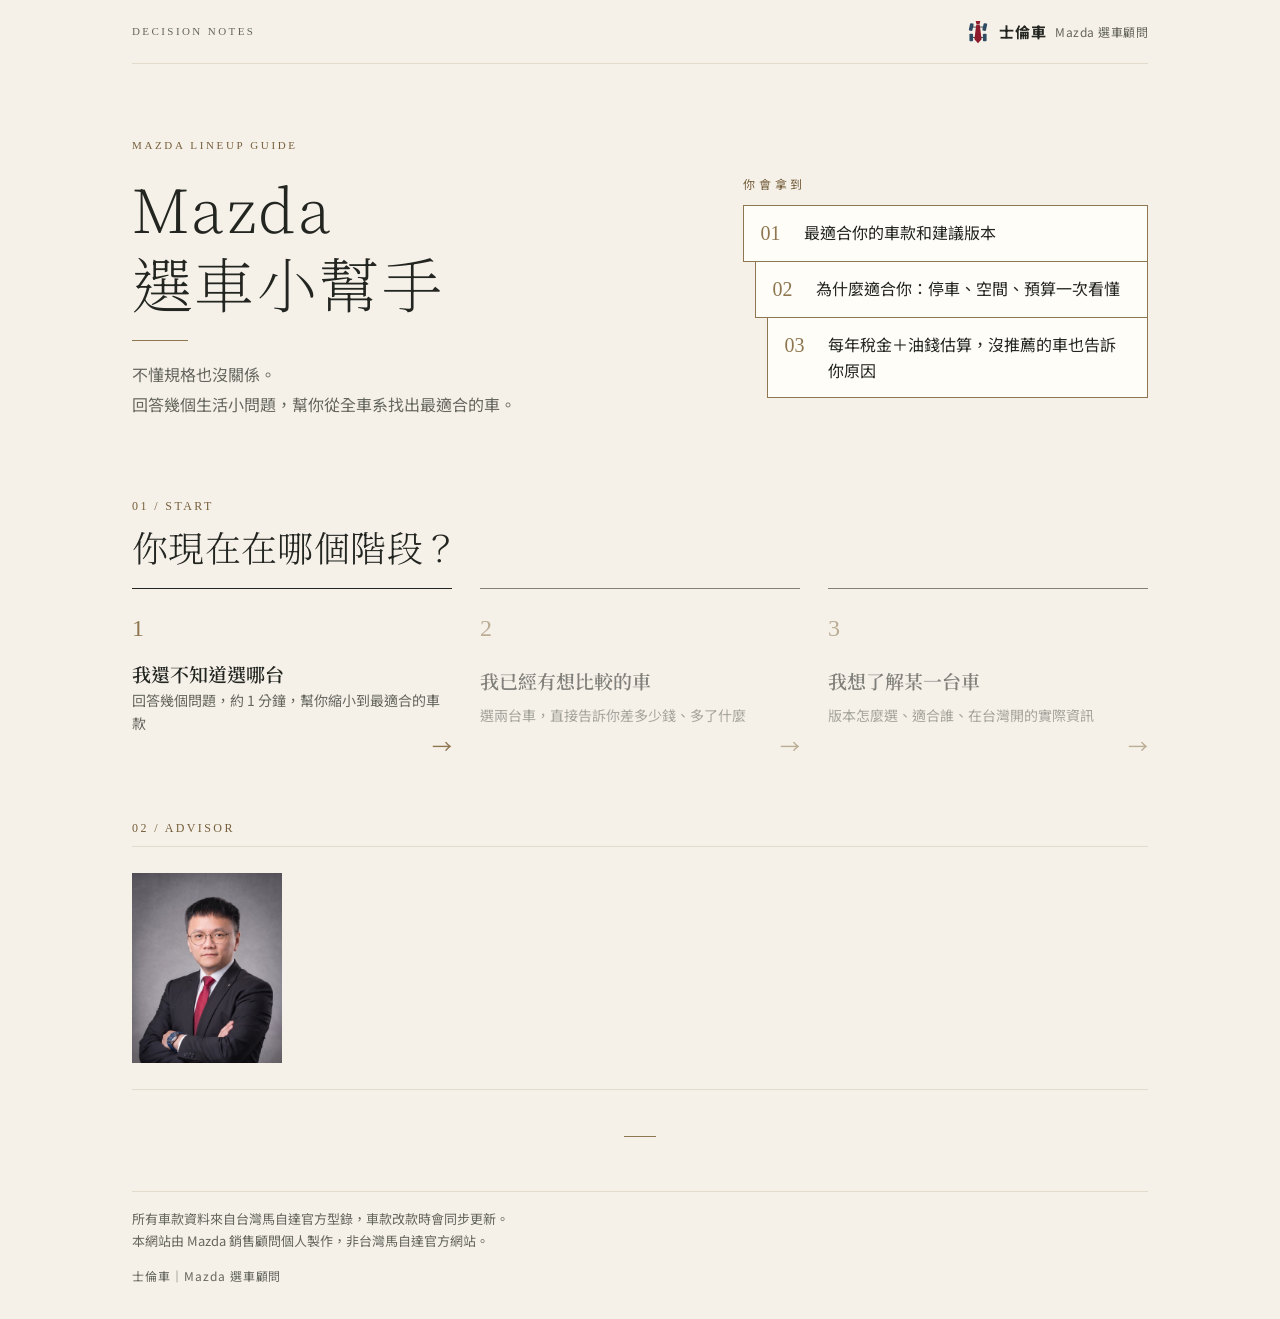
<file: preview/editorial/index.html>
<!doctype html>
<html lang="zh-Hant-TW">
<head>
  <base href="../../">
  <meta name="robots" content="noindex">
  <meta charset="utf-8">
  <meta name="viewport" content="width=device-width, initial-scale=1, viewport-fit=cover">
  <title>Mazda 選車小幫手｜1 分鐘找到適合你的車</title>
  <meta name="description" content="回答幾個生活小問題，幫你從 Mazda 全車系中找出最適合的車款和版本。">
  <meta property="og:title" content="Mazda 選車小幫手｜1 分鐘找到適合你的車">
  <meta property="og:description" content="不懂規格也沒關係。回答幾個生活小問題，幫你從 Mazda 全車系找出最適合的車款和版本。">
  <meta property="og:type" content="website">
  <meta name="theme-color" content="#F5F1E9">
  <link rel="icon" type="image/svg+xml" href="img/brand/logo.svg">
  <link rel="icon" type="image/png" sizes="32x32" href="img/brand/favicon-32.png">
  <link rel="apple-touch-icon" href="img/brand/apple-touch-icon.png">
  <link rel="preconnect" href="https://fonts.googleapis.com">
  <link rel="preconnect" href="https://fonts.gstatic.com" crossorigin>
  <link rel="stylesheet" href="https://fonts.googleapis.com/css2?family=Noto+Sans+TC:wght@400;500;700;900&family=Noto+Serif+TC:wght@200;300;600&display=swap">
  <link rel="stylesheet" href="preview/editorial/style.css?v=b33af4cf">
</head>
<body>
  <div class="app" id="app">
    <!-- 首頁 -->
    <section class="screen" id="home">
      <div class="masthead">
        <span class="mh-en">DECISION NOTES</span>
        <span class="mh-zh"><img src="img/brand/logo.svg" alt="" width="26" height="26">士倫車<small>Mazda 選車顧問</small></span>
      </div>
      <header class="hero">
        <div class="hero-text">
          <p class="hero-en">MAZDA LINEUP GUIDE</p>
          <h1>Mazda<br>選車小幫手</h1>
          <span class="hero-rule" aria-hidden="true"></span>
          <p class="lead">不懂規格也沒關係。<br>回答幾個生活小問題，幫你從全車系找出最適合的車。</p>
          <p class="eyebrow" id="advisor-line"></p>
        </div>
        <div class="hero-panel">
          <p class="panel-label">你會拿到</p>
          <ol class="gets">
            <li><span class="num">01</span>最適合你的車款和建議版本</li>
            <li><span class="num">02</span>為什麼適合你：停車、空間、預算一次看懂</li>
            <li><span class="num">03</span>每年稅金＋油錢估算，沒推薦的車也告訴你原因</li>
          </ol>
        </div>
      </header>
      <p class="sec-label">01 / START</p>
      <h2 class="question-label">你現在在哪個階段？</h2>
      <div class="routes">
        <button class="route" id="go-quiz">
          <span class="route-num" aria-hidden="true">1</span>
          <span class="route-title">我還不知道選哪台</span>
          <span class="route-desc" id="quiz-desc">回答幾個問題，約 1 分鐘，幫你縮小到最適合的車款</span>
          <span class="route-arrow" aria-hidden="true">→</span>
        </button>
        <button class="route" id="go-compare" disabled>
          <span class="route-num" aria-hidden="true">2</span>
          <span class="route-title">我已經有想比較的車</span>
          <span class="route-desc">選兩台車，直接告訴你差多少錢、多了什麼</span>
          <span class="route-arrow" aria-hidden="true">→</span>
        </button>
        <button class="route" id="go-models" disabled>
          <span class="route-num" aria-hidden="true">3</span>
          <span class="route-title">我想了解某一台車</span>
          <span class="route-desc">版本怎麼選、適合誰、在台灣開的實際資訊</span>
          <span class="route-arrow" aria-hidden="true">→</span>
        </button>
      </div>
      <p class="sec-label">02 / ADVISOR</p>
      <section class="about" aria-labelledby="about-title">
        <img class="about-photo" src="img/brand/portrait.jpg" alt="Mazda 銷售顧問 黃士倫">
        <div class="about-body">
          <div class="about-head">
            <div class="avatar" id="about-avatar" aria-hidden="true"></div>
            <div><p class="about-name" id="about-name"></p><p class="about-role" id="about-role"></p></div>
          </div>
          <p class="about-text" id="about-text"></p>
        </div>
      </section>
      <div class="band"><h2 class="about-title" id="about-title"></h2></div>
      <footer class="foot">
        <p class="fineprint">所有車款資料來自台灣馬自達官方型錄，車款改款時會同步更新。<br>本網站由 Mazda 銷售顧問個人製作，非台灣馬自達官方網站。</p>
        <p class="foot-mark">士倫車｜Mazda 選車顧問</p>
      </footer>
    </section>

    <!-- 問答 -->
    <section class="screen" id="quiz" hidden>
      <div class="topbar">
        <button class="back" id="back" aria-label="上一題">←</button>
        <div class="progress" aria-hidden="true"><div class="progress-bar" id="progress-bar"></div></div>
        <span class="step" id="step"></span>
      </div>
      <h2 class="q-title" id="q-title"></h2>
      <p class="q-sub" id="q-sub"></p>
      <div class="options" id="options"></div>
      <div class="bottom">
        <button class="primary" id="next" disabled>下一題</button>
      </div>
    </section>

    <!-- 結果 -->
    <section class="screen" id="result" hidden>
      <header class="result-head">
        <p class="eyebrow">你的選車結果</p>
        <h2 id="result-title"></h2>
      </header>
      <div id="result-notes"></div>
      <div class="cards" id="cards"></div>
      <details class="excluded" id="excluded" hidden>
        <summary>其他車款為什麼沒有推薦？</summary>
        <ul id="excluded-list"></ul>
      </details>
      <button class="ghost strong" id="compare-these" hidden>把這兩台放在一起詳細比較 →</button>
      <div class="cta">
        <p class="cta-lead" id="cta-lead"></p>
        <p class="cta-text">把結果傳給我，幫你確認版本、配備，並安排到展間賞車試乘。</p>
        <button class="primary line" id="send-line">把結果傳到 LINE</button>
        <p class="cta-store" id="cta-store"></p>
      </div>
      <button class="ghost" id="restart">重新選一次</button>
      <p class="fineprint" id="disclaimer"></p>
    </section>

    <!-- 我要比較：選車 -->
    <section class="screen" id="compare-pick" hidden>
      <div class="topbar">
        <button class="back" id="pick-back" aria-label="回首頁">←</button>
        <span class="topbar-title">我要比較</span>
      </div>
      <h2 class="q-title">選擇要比較的車</h2>
      <p class="q-sub">可以比較不同車款，也可以比較同一款車的不同版本</p>
      <div id="slots" class="slots"></div>
      <div class="bottom">
        <button class="primary" id="do-compare" disabled>再選 2 台就可以比較</button>
      </div>
    </section>

    <!-- 我要比較：結果 -->
    <section class="screen" id="compare-view" hidden>
      <div class="topbar">
        <button class="back" id="view-back" aria-label="換車比較">←</button>
        <span class="topbar-title">比較結果</span>
      </div>
      <div class="cmp-head" id="cmp-head"></div>
      <div class="cmp-summary" id="cmp-summary"></div>
      <label class="switch"><input type="checkbox" id="only-diff" checked><span>只顯示不一樣的地方</span></label>
      <nav class="cmp-nav" id="cmp-nav" aria-label="跳到分類"></nav>
      <div id="cmp-table"></div>
      <div class="cta">
        <p class="cta-lead" id="cmp-cta-lead">兩台都想試試看？</p>
        <p class="cta-text">把比較結果傳給我，幫你安排同一天試乘，開過一次就知道哪台適合你。</p>
        <button class="primary line" id="cmp-line">把比較結果傳到 LINE，預約試乘</button>
      </div>
      <button class="ghost" id="cmp-home">回首頁</button>
      <p class="fineprint" id="cmp-foot"></p>
    </section>

    <!-- 車款列表 -->
    <section class="screen" id="models" hidden>
      <div class="topbar">
        <button class="back" id="models-back" aria-label="回首頁">←</button>
        <span class="topbar-title">車款介紹</span>
      </div>
      <h2 class="q-title">你想了解哪一台車？</h2>
      <div class="model-grid" id="model-list"></div>
    </section>

    <!-- 單一車款介紹 -->
    <section class="screen" id="model" hidden>
      <div class="topbar">
        <button class="back" id="model-back" aria-label="回車款列表">←</button>
        <span class="topbar-title">車款介紹</span>
      </div>
      <div id="model-body"></div>
      <div class="cta">
        <p class="cta-lead" id="model-cta-lead">想親自坐坐看？</p>
        <p class="cta-text">傳 LINE 給我，幫你安排賞車、試乘，也可以問我任何關於這台車的問題。</p>
        <button class="primary line" id="model-line">傳 LINE 預約試乘</button>
      </div>
      <button class="ghost" id="model-quiz">不確定適不適合？用 8 個問題確認 →</button>
      <p class="fineprint" id="model-foot"></p>
    </section>
  </div>

  <div class="modal" id="qr-modal" hidden role="dialog" aria-modal="true" aria-labelledby="qr-title">
    <div class="modal-box">
      <button class="modal-close" id="qr-close" aria-label="關閉">×</button>
      <h3 id="qr-title">用手機掃描，把結果傳給我</h3>
      <p class="modal-text">打開手機相機或 LINE 掃描下方 QR Code，會自動開啟 LINE 並帶入你的選車結果，按「傳送」就完成了。</p>
      <div class="qr" id="qr"></div>
      <p class="modal-text small" id="qr-copied"></p>
      <a class="primary line direct" id="qr-direct" href="#">我正在用手機，直接開啟 LINE</a>
    </div>
  </div>

  <div class="toast" id="toast" hidden></div>

  <script src="vendor/qrcode.js?v=6e6189e2"></script>
  <script src="config.js?v=4af92c96"></script>
  <script src="engine.js?v=ac8456b9"></script>
  <script src="app.js?v=e14735d1"></script>
  <script src="compare.js?v=4beb890b"></script>
  <script src="model.js?v=2d73c110"></script>
</body>
</html>
</file>
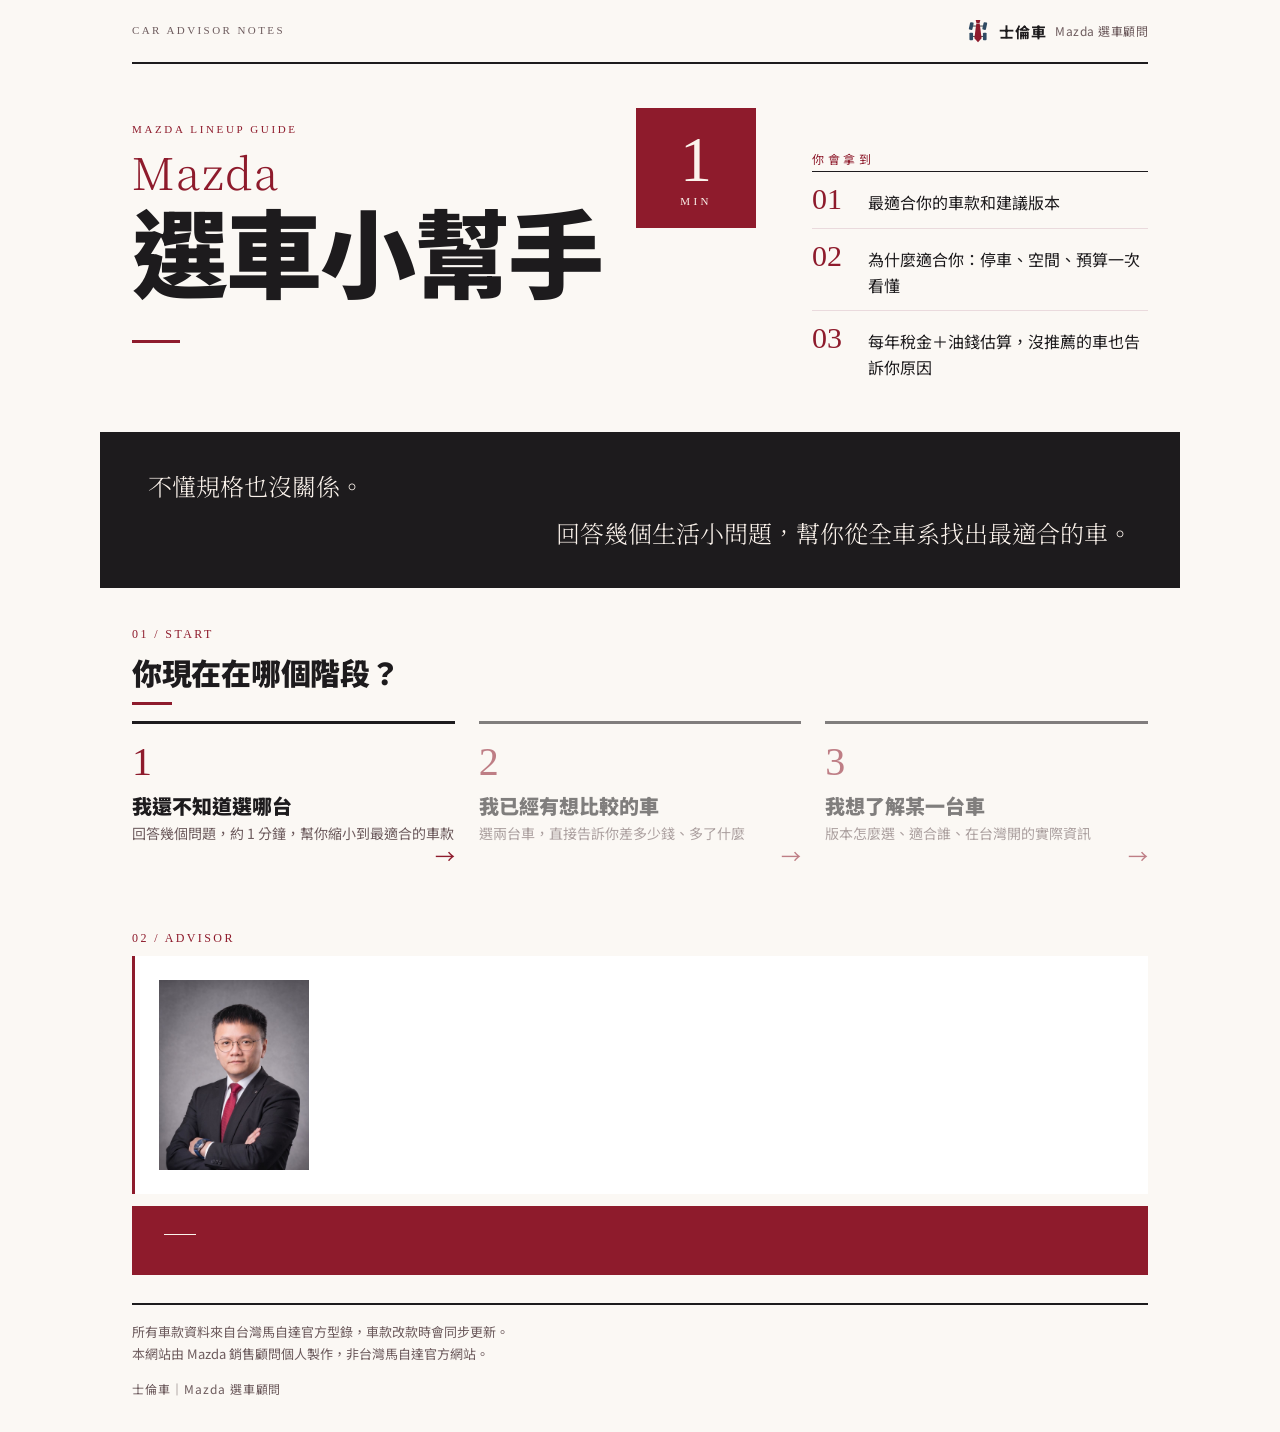
<file: preview/magazine/index.html>
<!doctype html>
<html lang="zh-Hant-TW">
<head>
  <base href="../../">
  <meta name="robots" content="noindex">
  <meta charset="utf-8">
  <meta name="viewport" content="width=device-width, initial-scale=1, viewport-fit=cover">
  <title>Mazda 選車小幫手｜1 分鐘找到適合你的車</title>
  <meta name="description" content="回答幾個生活小問題，幫你從 Mazda 全車系中找出最適合的車款和版本。">
  <meta property="og:title" content="Mazda 選車小幫手｜1 分鐘找到適合你的車">
  <meta property="og:description" content="不懂規格也沒關係。回答幾個生活小問題，幫你從 Mazda 全車系找出最適合的車款和版本。">
  <meta property="og:type" content="website">
  <meta name="theme-color" content="#1D1B1D">
  <link rel="icon" type="image/svg+xml" href="img/brand/logo.svg">
  <link rel="icon" type="image/png" sizes="32x32" href="img/brand/favicon-32.png">
  <link rel="apple-touch-icon" href="img/brand/apple-touch-icon.png">
  <link rel="preconnect" href="https://fonts.googleapis.com">
  <link rel="preconnect" href="https://fonts.gstatic.com" crossorigin>
  <link rel="stylesheet" href="https://fonts.googleapis.com/css2?family=Noto+Sans+TC:wght@400;500;700;900&family=Noto+Serif+TC:wght@200;300;600&display=swap">
  <link rel="stylesheet" href="preview/magazine/style.css?v=9cce4742">
</head>
<body>
  <div class="app" id="app">
    <!-- 首頁 -->
    <section class="screen" id="home">
      <div class="masthead">
        <span class="mh-en">CAR ADVISOR NOTES</span>
        <span class="mh-zh"><img src="img/brand/logo.svg" alt="" width="26" height="26">士倫車<small>Mazda 選車顧問</small></span>
      </div>
      <header class="hero">
        <p class="hero-en">MAZDA LINEUP GUIDE</p>
        <div class="hero-main">
          <h1><span class="h1-serif">Mazda</span><span class="h1-big">選車小幫手</span></h1>
          <div class="hero-square" aria-hidden="true"><b>1</b><span>MIN</span></div>
        </div>
        <span class="hero-rule" aria-hidden="true"></span>
        <p class="eyebrow" id="advisor-line"></p>
        <div class="hero-panel">
          <p class="panel-label">你會拿到</p>
          <ol class="gets">
            <li><span class="num">01</span>最適合你的車款和建議版本</li>
            <li><span class="num">02</span>為什麼適合你：停車、空間、預算一次看懂</li>
            <li><span class="num">03</span>每年稅金＋油錢估算，沒推薦的車也告訴你原因</li>
          </ol>
        </div>
        <div class="hero-band"><p class="lead"><span class="l1">不懂規格也沒關係。</span><br><span class="l2">回答幾個生活小問題，幫你從全車系找出最適合的車。</span></p></div>
      </header>
      <p class="sec-label">01 / START</p>
      <h2 class="question-label">你現在在哪個階段？</h2>
      <div class="routes">
        <button class="route" id="go-quiz">
          <span class="route-num" aria-hidden="true">1</span>
          <span class="route-title">我還不知道選哪台</span>
          <span class="route-desc" id="quiz-desc">回答幾個問題，約 1 分鐘，幫你縮小到最適合的車款</span>
          <span class="route-arrow" aria-hidden="true">→</span>
        </button>
        <button class="route" id="go-compare" disabled>
          <span class="route-num" aria-hidden="true">2</span>
          <span class="route-title">我已經有想比較的車</span>
          <span class="route-desc">選兩台車，直接告訴你差多少錢、多了什麼</span>
          <span class="route-arrow" aria-hidden="true">→</span>
        </button>
        <button class="route" id="go-models" disabled>
          <span class="route-num" aria-hidden="true">3</span>
          <span class="route-title">我想了解某一台車</span>
          <span class="route-desc">版本怎麼選、適合誰、在台灣開的實際資訊</span>
          <span class="route-arrow" aria-hidden="true">→</span>
        </button>
      </div>
      <p class="sec-label">02 / ADVISOR</p>
      <section class="about" aria-labelledby="about-title">
        <img class="about-photo" src="img/brand/portrait.jpg" alt="Mazda 銷售顧問 黃士倫">
        <div class="about-body">
          <div class="about-head">
            <div class="avatar" id="about-avatar" aria-hidden="true"></div>
            <div><p class="about-name" id="about-name"></p><p class="about-role" id="about-role"></p></div>
          </div>
          <p class="about-text" id="about-text"></p>
        </div>
      </section>
      <div class="band"><h2 class="about-title" id="about-title"></h2></div>
      <footer class="foot">
        <p class="fineprint">所有車款資料來自台灣馬自達官方型錄，車款改款時會同步更新。<br>本網站由 Mazda 銷售顧問個人製作，非台灣馬自達官方網站。</p>
        <p class="foot-mark">士倫車｜Mazda 選車顧問</p>
      </footer>
    </section>

    <!-- 問答 -->
    <section class="screen" id="quiz" hidden>
      <div class="topbar">
        <button class="back" id="back" aria-label="上一題">←</button>
        <div class="progress" aria-hidden="true"><div class="progress-bar" id="progress-bar"></div></div>
        <span class="step" id="step"></span>
      </div>
      <h2 class="q-title" id="q-title"></h2>
      <p class="q-sub" id="q-sub"></p>
      <div class="options" id="options"></div>
      <div class="bottom">
        <button class="primary" id="next" disabled>下一題</button>
      </div>
    </section>

    <!-- 結果 -->
    <section class="screen" id="result" hidden>
      <header class="result-head">
        <p class="eyebrow">你的選車結果</p>
        <h2 id="result-title"></h2>
      </header>
      <div id="result-notes"></div>
      <div class="cards" id="cards"></div>
      <details class="excluded" id="excluded" hidden>
        <summary>其他車款為什麼沒有推薦？</summary>
        <ul id="excluded-list"></ul>
      </details>
      <button class="ghost strong" id="compare-these" hidden>把這兩台放在一起詳細比較 →</button>
      <div class="cta">
        <p class="cta-lead" id="cta-lead"></p>
        <p class="cta-text">把結果傳給我，幫你確認版本、配備，並安排到展間賞車試乘。</p>
        <button class="primary line" id="send-line">把結果傳到 LINE</button>
        <p class="cta-store" id="cta-store"></p>
      </div>
      <button class="ghost" id="restart">重新選一次</button>
      <p class="fineprint" id="disclaimer"></p>
    </section>

    <!-- 我要比較：選車 -->
    <section class="screen" id="compare-pick" hidden>
      <div class="topbar">
        <button class="back" id="pick-back" aria-label="回首頁">←</button>
        <span class="topbar-title">我要比較</span>
      </div>
      <h2 class="q-title">選擇要比較的車</h2>
      <p class="q-sub">可以比較不同車款，也可以比較同一款車的不同版本</p>
      <div id="slots" class="slots"></div>
      <div class="bottom">
        <button class="primary" id="do-compare" disabled>再選 2 台就可以比較</button>
      </div>
    </section>

    <!-- 我要比較：結果 -->
    <section class="screen" id="compare-view" hidden>
      <div class="topbar">
        <button class="back" id="view-back" aria-label="換車比較">←</button>
        <span class="topbar-title">比較結果</span>
      </div>
      <div class="cmp-head" id="cmp-head"></div>
      <div class="cmp-summary" id="cmp-summary"></div>
      <label class="switch"><input type="checkbox" id="only-diff" checked><span>只顯示不一樣的地方</span></label>
      <nav class="cmp-nav" id="cmp-nav" aria-label="跳到分類"></nav>
      <div id="cmp-table"></div>
      <div class="cta">
        <p class="cta-lead" id="cmp-cta-lead">兩台都想試試看？</p>
        <p class="cta-text">把比較結果傳給我，幫你安排同一天試乘，開過一次就知道哪台適合你。</p>
        <button class="primary line" id="cmp-line">把比較結果傳到 LINE，預約試乘</button>
      </div>
      <button class="ghost" id="cmp-home">回首頁</button>
      <p class="fineprint" id="cmp-foot"></p>
    </section>

    <!-- 車款列表 -->
    <section class="screen" id="models" hidden>
      <div class="topbar">
        <button class="back" id="models-back" aria-label="回首頁">←</button>
        <span class="topbar-title">車款介紹</span>
      </div>
      <h2 class="q-title">你想了解哪一台車？</h2>
      <div class="model-grid" id="model-list"></div>
    </section>

    <!-- 單一車款介紹 -->
    <section class="screen" id="model" hidden>
      <div class="topbar">
        <button class="back" id="model-back" aria-label="回車款列表">←</button>
        <span class="topbar-title">車款介紹</span>
      </div>
      <div id="model-body"></div>
      <div class="cta">
        <p class="cta-lead" id="model-cta-lead">想親自坐坐看？</p>
        <p class="cta-text">傳 LINE 給我，幫你安排賞車、試乘，也可以問我任何關於這台車的問題。</p>
        <button class="primary line" id="model-line">傳 LINE 預約試乘</button>
      </div>
      <button class="ghost" id="model-quiz">不確定適不適合？用 8 個問題確認 →</button>
      <p class="fineprint" id="model-foot"></p>
    </section>
  </div>

  <div class="modal" id="qr-modal" hidden role="dialog" aria-modal="true" aria-labelledby="qr-title">
    <div class="modal-box">
      <button class="modal-close" id="qr-close" aria-label="關閉">×</button>
      <h3 id="qr-title">用手機掃描，把結果傳給我</h3>
      <p class="modal-text">打開手機相機或 LINE 掃描下方 QR Code，會自動開啟 LINE 並帶入你的選車結果，按「傳送」就完成了。</p>
      <div class="qr" id="qr"></div>
      <p class="modal-text small" id="qr-copied"></p>
      <a class="primary line direct" id="qr-direct" href="#">我正在用手機，直接開啟 LINE</a>
    </div>
  </div>

  <div class="toast" id="toast" hidden></div>

  <script src="vendor/qrcode.js?v=6e6189e2"></script>
  <script src="config.js?v=4af92c96"></script>
  <script src="engine.js?v=ac8456b9"></script>
  <script src="app.js?v=e14735d1"></script>
  <script src="compare.js?v=4beb890b"></script>
  <script src="model.js?v=2d73c110"></script>
</body>
</html>
</file>
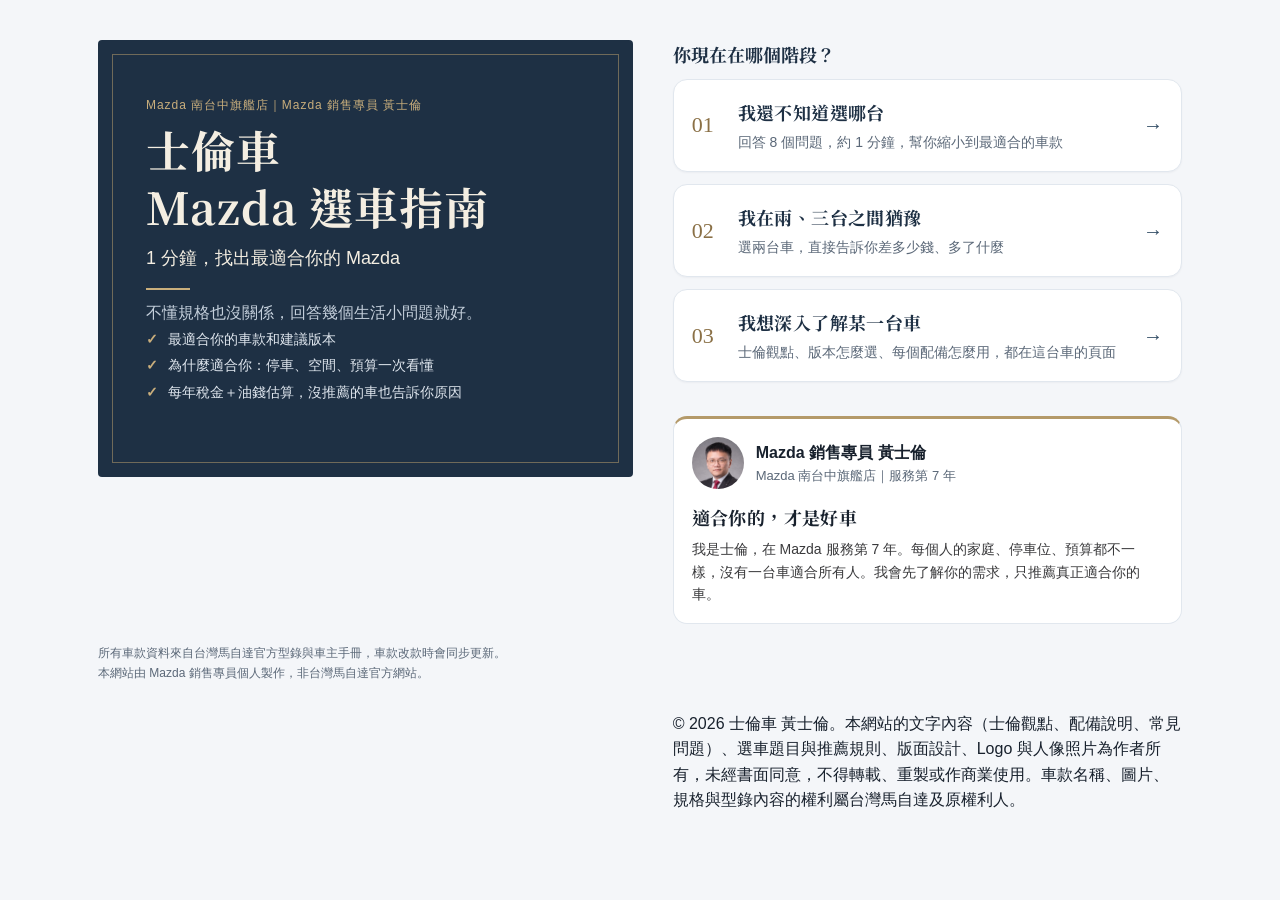
<file: preview/navy-gold/index.html>
<!doctype html>
<html lang="zh-Hant-TW">
<head>
  <base href="../../">
  <meta name="robots" content="noindex">
  <meta charset="utf-8">
  <meta name="viewport" content="width=device-width, initial-scale=1, viewport-fit=cover">
  <title>士倫車｜Mazda 選車指南｜1 分鐘，找出最適合你的 Mazda</title>
  <meta name="description" content="回答幾個生活小問題，幫你從 Mazda 全車系中找出最適合的車款和版本。">
  <meta property="og:title" content="士倫車｜Mazda 選車指南｜1 分鐘，找出最適合你的 Mazda">
  <meta property="og:description" content="不懂規格也沒關係。回答幾個生活小問題，幫你從 Mazda 全車系找出最適合的車款和版本。">
  <meta property="og:type" content="website">
  <meta property="og:url" content="https://zoomin0206-ship-it.github.io/mazda/">
  <meta property="og:image" content="https://zoomin0206-ship-it.github.io/mazda/img/brand/share.png">
  <meta property="og:image:width" content="1200">
  <meta property="og:image:height" content="630">
  <meta property="og:locale" content="zh_TW">
  <meta name="twitter:card" content="summary_large_image">
  <meta name="theme-color" content="#2f4a63">
  <link rel="icon" type="image/svg+xml" href="img/brand/logo.svg">
  <link rel="icon" type="image/png" sizes="32x32" href="img/brand/favicon-32.png">
  <link rel="apple-touch-icon" href="img/brand/apple-touch-icon.png">
  <link rel="preconnect" href="https://fonts.googleapis.com"><link rel="preconnect" href="https://fonts.gstatic.com" crossorigin>
  <link rel="stylesheet" href="https://fonts.googleapis.com/css2?family=Noto+Serif+TC:wght@600;700&display=swap">
  <link rel="stylesheet" href="preview/navy-gold/style.css?v=704816e6">
</head>
<body>
  <div class="app" id="app">
    <a class="brandbar" id="brandbar" href="./" hidden>士倫車｜Mazda 選車指南<span>回首頁</span></a>
    <!-- 首頁 -->
    <section class="screen" id="home">
      <header class="hero">
        <p class="eyebrow" id="advisor-line"></p>
        <h1><span class="h1-brand">士倫車</span><span class="h1-sep">｜</span>Mazda 選車指南</h1>
        <p class="tagline">1 分鐘，找出最適合你的 Mazda</p>
        <p class="lead">不懂規格也沒關係，回答幾個生活小問題就好。</p>
        <ul class="gets">
          <li>最適合你的車款和建議版本</li>
          <li>為什麼適合你：停車、空間、預算一次看懂</li>
          <li>每年稅金＋油錢估算，沒推薦的車也告訴你原因</li>
        </ul>
      </header>
      <p class="question-label">你現在在哪個階段？</p>
      <button class="route" id="go-quiz">
        <span class="route-title">我還不知道選哪台</span>
        <span class="route-desc" id="quiz-desc">回答幾個問題，約 1 分鐘，幫你縮小到最適合的車款</span>
        <span class="route-arrow" aria-hidden="true">→</span>
      </button>
      <button class="route" id="go-compare" disabled>
        <span class="route-title">我在兩、三台之間猶豫</span>
        <span class="route-desc">選兩台車，直接告訴你差多少錢、多了什麼</span>
        <span class="route-arrow" aria-hidden="true">→</span>
      </button>
      <button class="route" id="go-models" disabled>
        <span class="route-title">我想深入了解某一台車</span>
        <span class="route-desc">士倫觀點、版本怎麼選、每個配備怎麼用，都在這台車的頁面</span>
        <span class="route-arrow" aria-hidden="true">→</span>
      </button>
      <section class="about" aria-labelledby="about-title">
        <div class="about-head">
          <div class="avatar" id="about-avatar" aria-hidden="true"></div>
          <div><p class="about-name" id="about-name"></p><p class="about-role" id="about-role"></p></div>
        </div>
        <h2 class="about-title" id="about-title"></h2>
        <p class="about-text" id="about-text"></p>
      </section>
      <p class="fineprint">所有車款資料來自台灣馬自達官方型錄與車主手冊，車款改款時會同步更新。<br>本網站由 Mazda 銷售專員個人製作，非台灣馬自達官方網站。</p>
    </section>

    <!-- 問答 -->
    <section class="screen" id="quiz" hidden>
      <div class="topbar">
        <button class="back" id="back" aria-label="上一題">←</button>
        <div class="progress" aria-hidden="true"><div class="progress-bar" id="progress-bar"></div></div>
        <span class="step" id="step"></span>
      </div>
      <h2 class="q-title" id="q-title"></h2>
      <p class="q-sub" id="q-sub"></p>
      <div class="options" id="options"></div>
      <div class="bottom">
        <button class="primary" id="next" disabled>下一題</button>
      </div>
    </section>

    <!-- 結果 -->
    <section class="screen" id="result" hidden>
      <div class="topbar">
        <button class="back" id="result-back" aria-label="修改答案">←</button>
        <span class="topbar-title">修改答案</span>
      </div>
      <header class="result-head">
        <p class="eyebrow">你的選車結果</p>
        <h2 id="result-title"></h2>
      </header>
      <div class="shared-banner" id="shared-banner" hidden><span id="shared-text"></span><button type="button" class="next-link" id="shared-quiz"></button></div>
      <div id="result-notes"></div>
      <div class="want-box" id="want-box" hidden></div>
      <div class="cards" id="cards"></div>
      <details class="excluded" id="excluded" hidden>
        <summary>其他車款為什麼沒有推薦？</summary>
        <ul id="excluded-list"></ul>
      </details>
      <section class="next" aria-labelledby="res-next-title">
        <h2 id="res-next-title">看完了，下一步？</h2>
        <div class="next-step main">
          <p class="next-h">🚗 <span id="cta-lead">想親自看看？</span></p>
          <p class="next-t">把結果傳給我，幫你確認版本、配備。不管是先看看實車，還是想實際開開看，我都可以幫你安排。</p>
          <div class="extra-q" id="extra-q"></div>
          <button class="primary line" id="send-line">把結果傳到 LINE，預約賞車試乘</button>
          <p class="cta-store" id="cta-store"></p>
        </div>
        <div class="next-step" id="compare-these-box" hidden>
          <p class="next-h">🤔 這兩台差在哪？</p>
          <button class="next-link" id="compare-these">放在一起詳細比較 →</button>
        </div>
        <div class="next-step">
          <p class="next-h">🔍 想深入了解其中一台</p>
          <div class="next-links" id="res-models"></div>
        </div>
        <div class="next-step">
          <p class="next-h">↺ 想換個條件</p>
          <button class="next-link" id="restart">重新選一次 →</button>
        </div>
      </section>
      <p class="fineprint" id="disclaimer"></p>
    </section>

    <!-- 我要比較：選車 -->
    <section class="screen" id="compare-pick" hidden>
      <div class="topbar">
        <button class="back" id="pick-back" aria-label="回首頁">←</button>
        <span class="topbar-title">我要比較</span>
      </div>
      <h2 class="q-title">選擇要比較的車</h2>
      <p class="q-sub">可以比較不同車款，也可以比較同一款車的不同版本</p>
      <div id="slots" class="slots"></div>
      <div class="bottom tray-wrap">
        <p class="tray-title">候選名單</p>
        <div class="tray" id="pick-tray"></div>
        <button class="primary" id="do-compare" disabled>再選 2 台就可以比較</button>
      </div>
    </section>

    <!-- 我要比較：結果 -->
    <section class="screen" id="compare-view" hidden>
      <div class="topbar">
        <button class="back" id="view-back" aria-label="換車比較">←</button>
        <span class="topbar-title">比較結果</span>
      </div>
      <div class="cmp-head" id="cmp-head"></div>
      <div class="cmp-summary" id="cmp-summary"></div>
      <label class="switch"><input type="checkbox" id="only-diff" checked><span>只顯示不一樣的地方</span></label>
      <nav class="cmp-nav" id="cmp-nav" aria-label="跳到分類"></nav>
      <div id="cmp-table"></div>
      <section class="next" aria-labelledby="cmp-next-title">
        <h2 id="cmp-next-title">看完了，下一步？</h2>
        <div class="next-step main">
          <p class="next-h">🚗 <span id="cmp-cta-lead">兩台都想試試看？</span></p>
          <p class="next-t">把比較結果傳給我，幫你安排同一天賞車試乘。不管是先看看實車，還是想實際開開看，比過一次就知道哪台適合你。</p>
          <button class="primary line" id="cmp-line">把比較結果傳到 LINE，預約賞車試乘</button>
        </div>
        <div class="next-step">
          <p class="next-h">🔍 想深入了解其中一台</p>
          <div class="next-links" id="cmp-models"></div>
        </div>
        <div class="next-step">
          <p class="next-h">❓ 還是不確定</p>
          <button class="next-link" id="cmp-quiz">用 8 個問題確認 →</button>
        </div>
      </section>
      <p class="fineprint" id="cmp-foot"></p>
    </section>

    <!-- 車款列表 -->
    <section class="screen" id="models" hidden>
      <div class="topbar">
        <button class="back" id="models-back" aria-label="回首頁">←</button>
        <span class="topbar-title">車款介紹</span>
      </div>
      <h2 class="q-title">你想了解哪一台車？</h2>
      <div class="model-grid" id="model-list"></div>
      <button class="next-link" id="models-quiz" style="margin-top:18px">還不確定要看哪台？用 8 個問題幫你挑 →</button>
    </section>

    <!-- 單一車款介紹 -->
    <section class="screen" id="model" hidden>
      <div class="topbar">
        <button class="back" id="model-back" aria-label="回車款列表">←</button>
        <span class="topbar-title" id="model-title">車款介紹</span>
      </div>
      <nav class="mp-tabs" id="mp-tabs" aria-label="車款頁分頁">
        <button type="button" data-tab="ov" class="on">總覽</button>
        <button type="button" data-tab="view">士倫觀點</button>
        <button type="button" data-tab="eq">完整配備</button>
      </nav>
      <div id="model-body"></div>
      <div id="model-eq" class="eq" hidden></div>
      <section class="next" aria-labelledby="next-title">
        <h2 id="next-title">看完了，下一步？</h2>
        <div class="next-step main">
          <p class="next-h">🚗 <span id="model-cta-lead">想親自坐坐看？</span></p>
          <p class="next-t">傳 LINE 給我，幫你安排賞車、試乘，也可以問我任何關於這台車的問題。</p>
          <button class="primary line" id="model-line">傳 LINE 預約賞車試乘</button>
        </div>
        <div class="next-step" id="model-rivals-box">
          <p class="next-h">🤔 還在跟其他車比較</p>
          <div id="model-rivals"></div>
        </div>
        <div class="next-step">
          <p class="next-h">❓ 不確定這台適不適合你</p>
          <button class="next-link" id="model-quiz">用 8 個問題確認 →</button>
        </div>
      </section>
      <p class="fineprint" id="model-foot"></p>
    </section>
  </div>

  <div class="modal" id="qr-modal" hidden role="dialog" aria-modal="true" aria-labelledby="qr-title">
    <div class="modal-box">
      <button class="modal-close" id="qr-close" aria-label="關閉">×</button>
      <h3 id="qr-title">用手機掃描，把結果傳給我</h3>
      <p class="modal-text">打開手機相機或 LINE 掃描下方 QR Code，會自動開啟 LINE 並帶入你的選車結果，按「傳送」就完成了。</p>
      <div class="qr" id="qr"></div>
      <p class="modal-text small" id="qr-copied"></p>
      <a class="primary line direct" id="qr-direct" href="#">我正在用手機，直接開啟 LINE</a>
    </div>
  </div>

  <div class="toast" id="toast" hidden></div>

  <script src="vendor/qrcode.js?v=6e6189e2"></script>
  <script src="config.js?v=4af92c96"></script>
  <script src="engine.js?v=ac8456b9"></script>
  <script src="app.js?v=e14735d1"></script>
  <script src="compare.js?v=4beb890b"></script>
  <script src="equip.js?v=c4e85f7e"></script>
  <script src="model.js?v=2d73c110"></script>
</body>
</html>
</file>
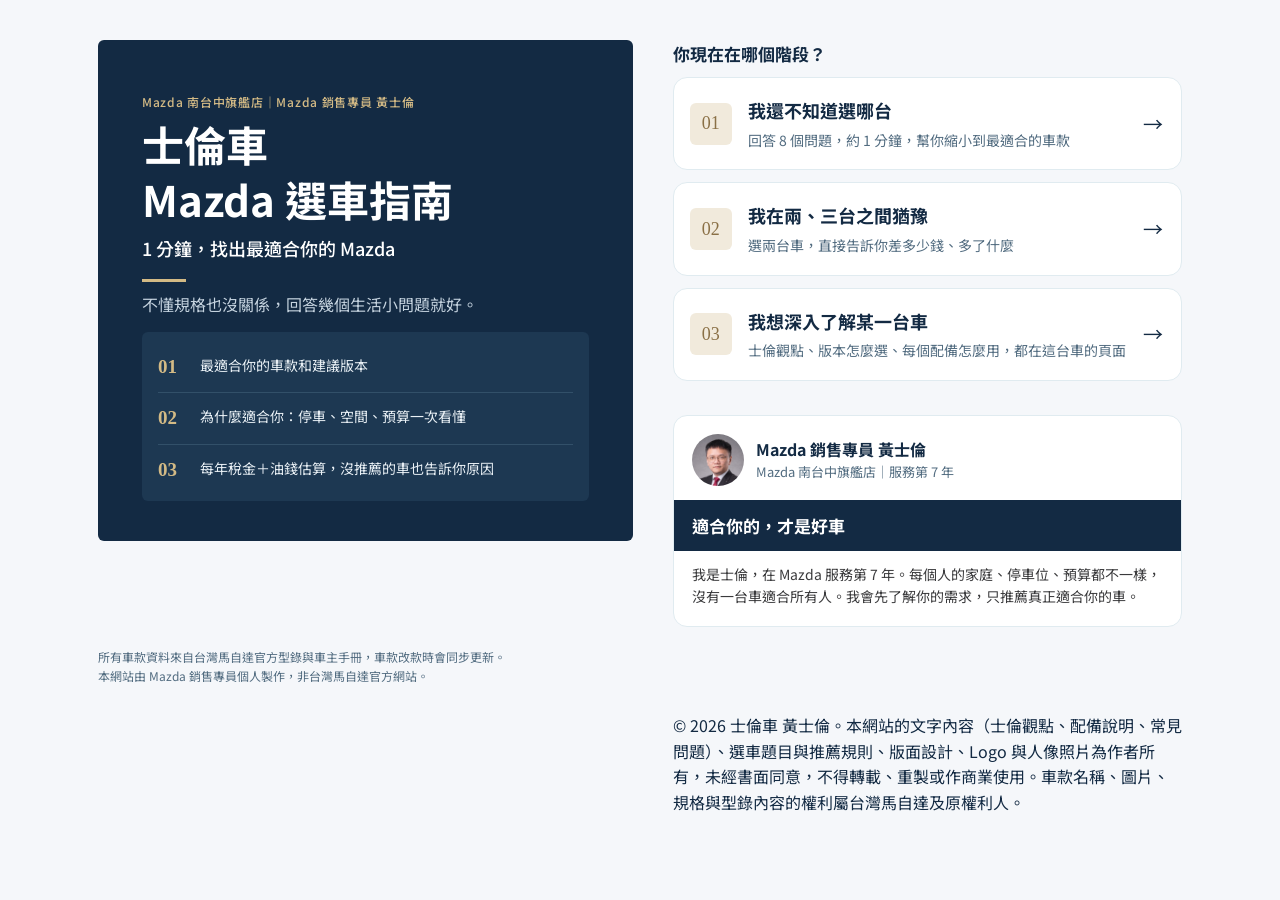
<file: preview/navy-strict/index.html>
<!doctype html>
<html lang="zh-Hant-TW">
<head>
  <base href="../../">
  <meta name="robots" content="noindex">
  <meta charset="utf-8">
  <meta name="viewport" content="width=device-width, initial-scale=1, viewport-fit=cover">
  <title>士倫車｜Mazda 選車指南｜1 分鐘，找出最適合你的 Mazda</title>
  <meta name="description" content="回答幾個生活小問題，幫你從 Mazda 全車系中找出最適合的車款和版本。">
  <meta property="og:title" content="士倫車｜Mazda 選車指南｜1 分鐘，找出最適合你的 Mazda">
  <meta property="og:description" content="不懂規格也沒關係。回答幾個生活小問題，幫你從 Mazda 全車系找出最適合的車款和版本。">
  <meta property="og:type" content="website">
  <meta property="og:url" content="https://zoomin0206-ship-it.github.io/mazda/">
  <meta property="og:image" content="https://zoomin0206-ship-it.github.io/mazda/img/brand/share.png">
  <meta property="og:image:width" content="1200">
  <meta property="og:image:height" content="630">
  <meta property="og:locale" content="zh_TW">
  <meta name="twitter:card" content="summary_large_image">
  <meta name="theme-color" content="#2f4a63">
  <link rel="icon" type="image/svg+xml" href="img/brand/logo.svg">
  <link rel="icon" type="image/png" sizes="32x32" href="img/brand/favicon-32.png">
  <link rel="apple-touch-icon" href="img/brand/apple-touch-icon.png">
  <link rel="preconnect" href="https://fonts.googleapis.com"><link rel="preconnect" href="https://fonts.gstatic.com" crossorigin>
  <link rel="stylesheet" href="https://fonts.googleapis.com/css2?family=Noto+Sans+TC:wght@400;500;700&display=swap">
  <link rel="stylesheet" href="preview/navy-strict/style.css?v=ee1d8e55">
</head>
<body>
  <div class="app" id="app">
    <a class="brandbar" id="brandbar" href="./" hidden>士倫車｜Mazda 選車指南<span>回首頁</span></a>
    <!-- 首頁 -->
    <section class="screen" id="home">
      <header class="hero">
        <p class="eyebrow" id="advisor-line"></p>
        <h1><span class="h1-brand">士倫車</span><span class="h1-sep">｜</span>Mazda 選車指南</h1>
        <p class="tagline">1 分鐘，找出最適合你的 Mazda</p>
        <p class="lead">不懂規格也沒關係，回答幾個生活小問題就好。</p>
        <ul class="gets">
          <li>最適合你的車款和建議版本</li>
          <li>為什麼適合你：停車、空間、預算一次看懂</li>
          <li>每年稅金＋油錢估算，沒推薦的車也告訴你原因</li>
        </ul>
      </header>
      <p class="question-label">你現在在哪個階段？</p>
      <button class="route" id="go-quiz">
        <span class="route-title">我還不知道選哪台</span>
        <span class="route-desc" id="quiz-desc">回答幾個問題，約 1 分鐘，幫你縮小到最適合的車款</span>
        <span class="route-arrow" aria-hidden="true">→</span>
      </button>
      <button class="route" id="go-compare" disabled>
        <span class="route-title">我在兩、三台之間猶豫</span>
        <span class="route-desc">選兩台車，直接告訴你差多少錢、多了什麼</span>
        <span class="route-arrow" aria-hidden="true">→</span>
      </button>
      <button class="route" id="go-models" disabled>
        <span class="route-title">我想深入了解某一台車</span>
        <span class="route-desc">士倫觀點、版本怎麼選、每個配備怎麼用，都在這台車的頁面</span>
        <span class="route-arrow" aria-hidden="true">→</span>
      </button>
      <section class="about" aria-labelledby="about-title">
        <div class="about-head">
          <div class="avatar" id="about-avatar" aria-hidden="true"></div>
          <div><p class="about-name" id="about-name"></p><p class="about-role" id="about-role"></p></div>
        </div>
        <h2 class="about-title" id="about-title"></h2>
        <p class="about-text" id="about-text"></p>
      </section>
      <p class="fineprint">所有車款資料來自台灣馬自達官方型錄與車主手冊，車款改款時會同步更新。<br>本網站由 Mazda 銷售專員個人製作，非台灣馬自達官方網站。</p>
    </section>

    <!-- 問答 -->
    <section class="screen" id="quiz" hidden>
      <div class="topbar">
        <button class="back" id="back" aria-label="上一題">←</button>
        <div class="progress" aria-hidden="true"><div class="progress-bar" id="progress-bar"></div></div>
        <span class="step" id="step"></span>
      </div>
      <h2 class="q-title" id="q-title"></h2>
      <p class="q-sub" id="q-sub"></p>
      <div class="options" id="options"></div>
      <div class="bottom">
        <button class="primary" id="next" disabled>下一題</button>
      </div>
    </section>

    <!-- 結果 -->
    <section class="screen" id="result" hidden>
      <div class="topbar">
        <button class="back" id="result-back" aria-label="修改答案">←</button>
        <span class="topbar-title">修改答案</span>
      </div>
      <header class="result-head">
        <p class="eyebrow">你的選車結果</p>
        <h2 id="result-title"></h2>
      </header>
      <div class="shared-banner" id="shared-banner" hidden><span id="shared-text"></span><button type="button" class="next-link" id="shared-quiz"></button></div>
      <div id="result-notes"></div>
      <div class="want-box" id="want-box" hidden></div>
      <div class="cards" id="cards"></div>
      <details class="excluded" id="excluded" hidden>
        <summary>其他車款為什麼沒有推薦？</summary>
        <ul id="excluded-list"></ul>
      </details>
      <section class="next" aria-labelledby="res-next-title">
        <h2 id="res-next-title">看完了，下一步？</h2>
        <div class="next-step main">
          <p class="next-h">🚗 <span id="cta-lead">想親自看看？</span></p>
          <p class="next-t">把結果傳給我，幫你確認版本、配備。不管是先看看實車，還是想實際開開看，我都可以幫你安排。</p>
          <div class="extra-q" id="extra-q"></div>
          <button class="primary line" id="send-line">把結果傳到 LINE，預約賞車試乘</button>
          <p class="cta-store" id="cta-store"></p>
        </div>
        <div class="next-step" id="compare-these-box" hidden>
          <p class="next-h">🤔 這兩台差在哪？</p>
          <button class="next-link" id="compare-these">放在一起詳細比較 →</button>
        </div>
        <div class="next-step">
          <p class="next-h">🔍 想深入了解其中一台</p>
          <div class="next-links" id="res-models"></div>
        </div>
        <div class="next-step">
          <p class="next-h">↺ 想換個條件</p>
          <button class="next-link" id="restart">重新選一次 →</button>
        </div>
      </section>
      <p class="fineprint" id="disclaimer"></p>
    </section>

    <!-- 我要比較：選車 -->
    <section class="screen" id="compare-pick" hidden>
      <div class="topbar">
        <button class="back" id="pick-back" aria-label="回首頁">←</button>
        <span class="topbar-title">我要比較</span>
      </div>
      <h2 class="q-title">選擇要比較的車</h2>
      <p class="q-sub">可以比較不同車款，也可以比較同一款車的不同版本</p>
      <div id="slots" class="slots"></div>
      <div class="bottom tray-wrap">
        <p class="tray-title">候選名單</p>
        <div class="tray" id="pick-tray"></div>
        <button class="primary" id="do-compare" disabled>再選 2 台就可以比較</button>
      </div>
    </section>

    <!-- 我要比較：結果 -->
    <section class="screen" id="compare-view" hidden>
      <div class="topbar">
        <button class="back" id="view-back" aria-label="換車比較">←</button>
        <span class="topbar-title">比較結果</span>
      </div>
      <div class="cmp-head" id="cmp-head"></div>
      <div class="cmp-summary" id="cmp-summary"></div>
      <label class="switch"><input type="checkbox" id="only-diff" checked><span>只顯示不一樣的地方</span></label>
      <nav class="cmp-nav" id="cmp-nav" aria-label="跳到分類"></nav>
      <div id="cmp-table"></div>
      <section class="next" aria-labelledby="cmp-next-title">
        <h2 id="cmp-next-title">看完了，下一步？</h2>
        <div class="next-step main">
          <p class="next-h">🚗 <span id="cmp-cta-lead">兩台都想試試看？</span></p>
          <p class="next-t">把比較結果傳給我，幫你安排同一天賞車試乘。不管是先看看實車，還是想實際開開看，比過一次就知道哪台適合你。</p>
          <button class="primary line" id="cmp-line">把比較結果傳到 LINE，預約賞車試乘</button>
        </div>
        <div class="next-step">
          <p class="next-h">🔍 想深入了解其中一台</p>
          <div class="next-links" id="cmp-models"></div>
        </div>
        <div class="next-step">
          <p class="next-h">❓ 還是不確定</p>
          <button class="next-link" id="cmp-quiz">用 8 個問題確認 →</button>
        </div>
      </section>
      <p class="fineprint" id="cmp-foot"></p>
    </section>

    <!-- 車款列表 -->
    <section class="screen" id="models" hidden>
      <div class="topbar">
        <button class="back" id="models-back" aria-label="回首頁">←</button>
        <span class="topbar-title">車款介紹</span>
      </div>
      <h2 class="q-title">你想了解哪一台車？</h2>
      <div class="model-grid" id="model-list"></div>
      <button class="next-link" id="models-quiz" style="margin-top:18px">還不確定要看哪台？用 8 個問題幫你挑 →</button>
    </section>

    <!-- 單一車款介紹 -->
    <section class="screen" id="model" hidden>
      <div class="topbar">
        <button class="back" id="model-back" aria-label="回車款列表">←</button>
        <span class="topbar-title" id="model-title">車款介紹</span>
      </div>
      <nav class="mp-tabs" id="mp-tabs" aria-label="車款頁分頁">
        <button type="button" data-tab="ov" class="on">總覽</button>
        <button type="button" data-tab="view">士倫觀點</button>
        <button type="button" data-tab="eq">完整配備</button>
      </nav>
      <div id="model-body"></div>
      <div id="model-eq" class="eq" hidden></div>
      <section class="next" aria-labelledby="next-title">
        <h2 id="next-title">看完了，下一步？</h2>
        <div class="next-step main">
          <p class="next-h">🚗 <span id="model-cta-lead">想親自坐坐看？</span></p>
          <p class="next-t">傳 LINE 給我，幫你安排賞車、試乘，也可以問我任何關於這台車的問題。</p>
          <button class="primary line" id="model-line">傳 LINE 預約賞車試乘</button>
        </div>
        <div class="next-step" id="model-rivals-box">
          <p class="next-h">🤔 還在跟其他車比較</p>
          <div id="model-rivals"></div>
        </div>
        <div class="next-step">
          <p class="next-h">❓ 不確定這台適不適合你</p>
          <button class="next-link" id="model-quiz">用 8 個問題確認 →</button>
        </div>
      </section>
      <p class="fineprint" id="model-foot"></p>
    </section>
  </div>

  <div class="modal" id="qr-modal" hidden role="dialog" aria-modal="true" aria-labelledby="qr-title">
    <div class="modal-box">
      <button class="modal-close" id="qr-close" aria-label="關閉">×</button>
      <h3 id="qr-title">用手機掃描，把結果傳給我</h3>
      <p class="modal-text">打開手機相機或 LINE 掃描下方 QR Code，會自動開啟 LINE 並帶入你的選車結果，按「傳送」就完成了。</p>
      <div class="qr" id="qr"></div>
      <p class="modal-text small" id="qr-copied"></p>
      <a class="primary line direct" id="qr-direct" href="#">我正在用手機，直接開啟 LINE</a>
    </div>
  </div>

  <div class="toast" id="toast" hidden></div>

  <script src="vendor/qrcode.js?v=6e6189e2"></script>
  <script src="config.js?v=4af92c96"></script>
  <script src="engine.js?v=ac8456b9"></script>
  <script src="app.js?v=e14735d1"></script>
  <script src="compare.js?v=4beb890b"></script>
  <script src="equip.js?v=c4e85f7e"></script>
  <script src="model.js?v=2d73c110"></script>
</body>
</html>
</file>
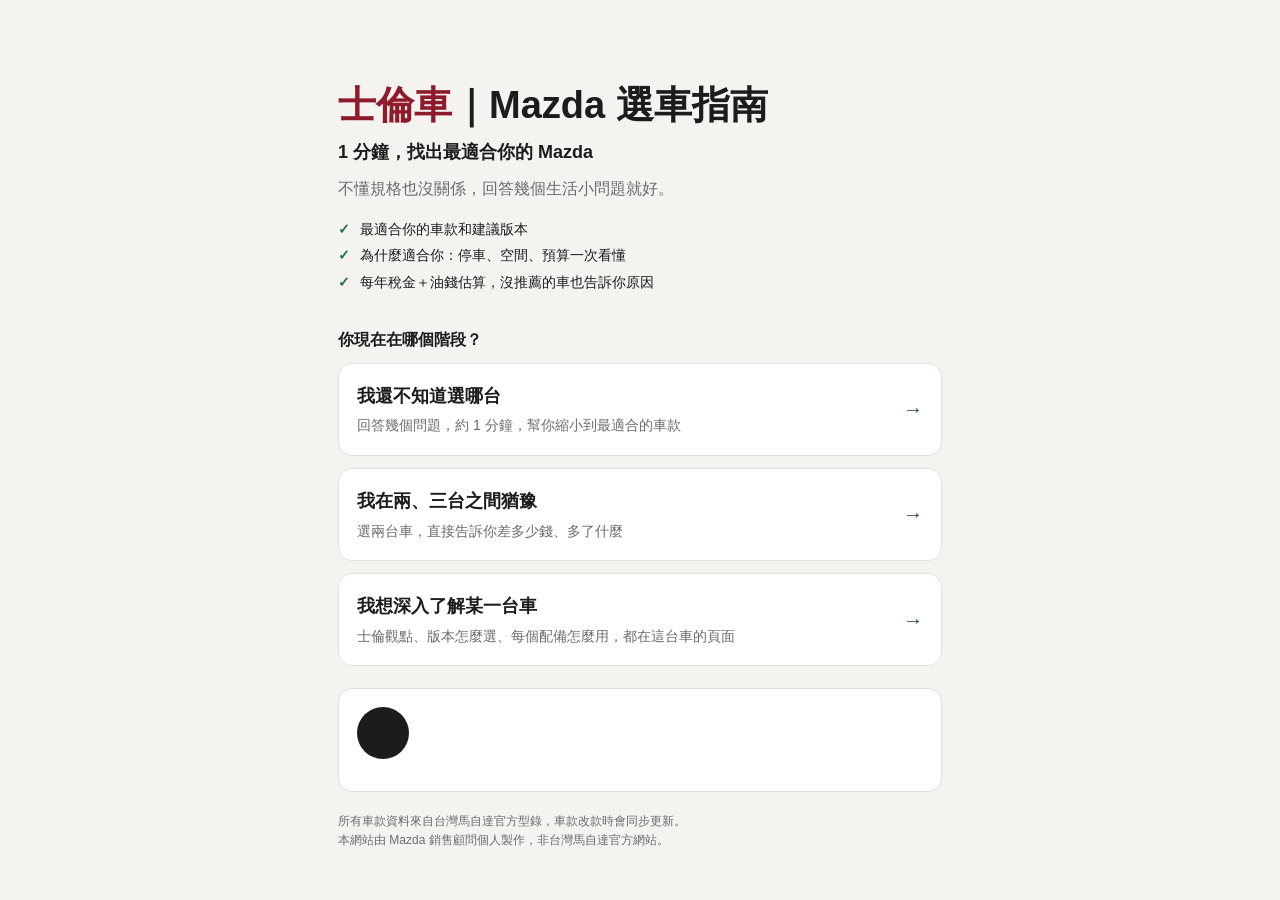
<file: preview/navy/index.html>
<!doctype html>
<html lang="zh-Hant-TW">
<head>
  <base href="../../">
  <meta name="robots" content="noindex">
  <meta charset="utf-8">
  <meta name="viewport" content="width=device-width, initial-scale=1, viewport-fit=cover">
  <title>士倫車｜Mazda 選車指南｜1 分鐘，找出最適合你的 Mazda</title>
  <meta name="description" content="回答幾個生活小問題，幫你從 Mazda 全車系中找出最適合的車款和版本。">
  <meta property="og:title" content="士倫車｜Mazda 選車指南｜1 分鐘，找出最適合你的 Mazda">
  <meta property="og:description" content="不懂規格也沒關係。回答幾個生活小問題，幫你從 Mazda 全車系找出最適合的車款和版本。">
  <meta property="og:type" content="website">
  <meta name="theme-color" content="#2f4a63">
  <link rel="icon" type="image/svg+xml" href="img/brand/logo.svg">
  <link rel="icon" type="image/png" sizes="32x32" href="img/brand/favicon-32.png">
  <link rel="apple-touch-icon" href="img/brand/apple-touch-icon.png">
  <link rel="stylesheet" href="preview/navy/style.css?v=e098cafc">
</head>
<body>
  <div class="app" id="app">
    <a class="brandbar" id="brandbar" href="./" hidden>士倫車｜Mazda 選車指南<span>回首頁</span></a>
    <!-- 首頁 -->
    <section class="screen" id="home">
      <header class="hero">
        <p class="eyebrow" id="advisor-line"></p>
        <h1><span class="h1-brand">士倫車</span><span class="h1-sep">｜</span>Mazda 選車指南</h1>
        <p class="tagline">1 分鐘，找出最適合你的 Mazda</p>
        <p class="lead">不懂規格也沒關係，回答幾個生活小問題就好。</p>
        <ul class="gets">
          <li>最適合你的車款和建議版本</li>
          <li>為什麼適合你：停車、空間、預算一次看懂</li>
          <li>每年稅金＋油錢估算，沒推薦的車也告訴你原因</li>
        </ul>
      </header>
      <p class="question-label">你現在在哪個階段？</p>
      <button class="route" id="go-quiz">
        <span class="route-title">我還不知道選哪台</span>
        <span class="route-desc" id="quiz-desc">回答幾個問題，約 1 分鐘，幫你縮小到最適合的車款</span>
        <span class="route-arrow" aria-hidden="true">→</span>
      </button>
      <button class="route" id="go-compare" disabled>
        <span class="route-title">我在兩、三台之間猶豫</span>
        <span class="route-desc">選兩台車，直接告訴你差多少錢、多了什麼</span>
        <span class="route-arrow" aria-hidden="true">→</span>
      </button>
      <button class="route" id="go-models" disabled>
        <span class="route-title">我想深入了解某一台車</span>
        <span class="route-desc">士倫觀點、版本怎麼選、每個配備怎麼用，都在這台車的頁面</span>
        <span class="route-arrow" aria-hidden="true">→</span>
      </button>
      <section class="about" aria-labelledby="about-title">
        <div class="about-head">
          <div class="avatar" id="about-avatar" aria-hidden="true"></div>
          <div><p class="about-name" id="about-name"></p><p class="about-role" id="about-role"></p></div>
        </div>
        <h2 class="about-title" id="about-title"></h2>
        <p class="about-text" id="about-text"></p>
      </section>
      <p class="fineprint">所有車款資料來自台灣馬自達官方型錄，車款改款時會同步更新。<br>本網站由 Mazda 銷售顧問個人製作，非台灣馬自達官方網站。</p>
    </section>

    <!-- 問答 -->
    <section class="screen" id="quiz" hidden>
      <div class="topbar">
        <button class="back" id="back" aria-label="上一題">←</button>
        <div class="progress" aria-hidden="true"><div class="progress-bar" id="progress-bar"></div></div>
        <span class="step" id="step"></span>
      </div>
      <h2 class="q-title" id="q-title"></h2>
      <p class="q-sub" id="q-sub"></p>
      <div class="options" id="options"></div>
      <div class="bottom">
        <button class="primary" id="next" disabled>下一題</button>
      </div>
    </section>

    <!-- 結果 -->
    <section class="screen" id="result" hidden>
      <div class="topbar">
        <button class="back" id="result-back" aria-label="修改答案">←</button>
        <span class="topbar-title">修改答案</span>
      </div>
      <header class="result-head">
        <p class="eyebrow">你的選車結果</p>
        <h2 id="result-title"></h2>
      </header>
      <div id="result-notes"></div>
      <div class="cards" id="cards"></div>
      <details class="excluded" id="excluded" hidden>
        <summary>其他車款為什麼沒有推薦？</summary>
        <ul id="excluded-list"></ul>
      </details>
      <section class="next" aria-labelledby="res-next-title">
        <h2 id="res-next-title">看完了，下一步？</h2>
        <div class="next-step main">
          <p class="next-h">🚗 <span id="cta-lead">想親自看看？</span></p>
          <p class="next-t">把結果傳給我，幫你確認版本、配備。不管是先看看實車，還是想實際開開看，我都可以幫你安排。</p>
          <button class="primary line" id="send-line">把結果傳到 LINE，預約賞車試乘</button>
          <p class="cta-store" id="cta-store"></p>
        </div>
        <div class="next-step" id="compare-these-box" hidden>
          <p class="next-h">🤔 這兩台差在哪？</p>
          <button class="next-link" id="compare-these">放在一起詳細比較 →</button>
        </div>
        <div class="next-step">
          <p class="next-h">🔍 想深入了解其中一台</p>
          <div class="next-links" id="res-models"></div>
        </div>
        <div class="next-step">
          <p class="next-h">↺ 想換個條件</p>
          <button class="next-link" id="restart">重新選一次 →</button>
        </div>
      </section>
      <p class="fineprint" id="disclaimer"></p>
    </section>

    <!-- 我要比較：選車 -->
    <section class="screen" id="compare-pick" hidden>
      <div class="topbar">
        <button class="back" id="pick-back" aria-label="回首頁">←</button>
        <span class="topbar-title">我要比較</span>
      </div>
      <h2 class="q-title">選擇要比較的車</h2>
      <p class="q-sub">可以比較不同車款，也可以比較同一款車的不同版本</p>
      <div id="slots" class="slots"></div>
      <div class="bottom tray-wrap">
        <p class="tray-title">候選名單</p>
        <div class="tray" id="pick-tray"></div>
        <button class="primary" id="do-compare" disabled>再選 2 台就可以比較</button>
      </div>
    </section>

    <!-- 我要比較：結果 -->
    <section class="screen" id="compare-view" hidden>
      <div class="topbar">
        <button class="back" id="view-back" aria-label="換車比較">←</button>
        <span class="topbar-title">比較結果</span>
      </div>
      <div class="cmp-head" id="cmp-head"></div>
      <div class="cmp-summary" id="cmp-summary"></div>
      <label class="switch"><input type="checkbox" id="only-diff" checked><span>只顯示不一樣的地方</span></label>
      <nav class="cmp-nav" id="cmp-nav" aria-label="跳到分類"></nav>
      <div id="cmp-table"></div>
      <section class="next" aria-labelledby="cmp-next-title">
        <h2 id="cmp-next-title">看完了，下一步？</h2>
        <div class="next-step main">
          <p class="next-h">🚗 <span id="cmp-cta-lead">兩台都想試試看？</span></p>
          <p class="next-t">把比較結果傳給我，幫你安排同一天賞車試乘。不管是先看看實車，還是想實際開開看，比過一次就知道哪台適合你。</p>
          <button class="primary line" id="cmp-line">把比較結果傳到 LINE，預約賞車試乘</button>
        </div>
        <div class="next-step">
          <p class="next-h">🔍 想深入了解其中一台</p>
          <div class="next-links" id="cmp-models"></div>
        </div>
        <div class="next-step">
          <p class="next-h">❓ 還是不確定</p>
          <button class="next-link" id="cmp-quiz">用 8 個問題確認 →</button>
        </div>
      </section>
      <p class="fineprint" id="cmp-foot"></p>
    </section>

    <!-- 車款列表 -->
    <section class="screen" id="models" hidden>
      <div class="topbar">
        <button class="back" id="models-back" aria-label="回首頁">←</button>
        <span class="topbar-title">車款介紹</span>
      </div>
      <h2 class="q-title">你想了解哪一台車？</h2>
      <div class="model-grid" id="model-list"></div>
      <button class="next-link" id="models-quiz" style="margin-top:18px">還不確定要看哪台？用 8 個問題幫你挑 →</button>
    </section>

    <!-- 單一車款介紹 -->
    <section class="screen" id="model" hidden>
      <div class="topbar">
        <button class="back" id="model-back" aria-label="回車款列表">←</button>
        <span class="topbar-title" id="model-title">車款介紹</span>
      </div>
      <nav class="mp-tabs" id="mp-tabs" aria-label="車款頁分頁">
        <button type="button" data-tab="ov" class="on">總覽</button>
        <button type="button" data-tab="view">士倫觀點</button>
        <button type="button" data-tab="eq">完整配備</button>
      </nav>
      <div id="model-body"></div>
      <div id="model-eq" class="eq" hidden></div>
      <section class="next" aria-labelledby="next-title">
        <h2 id="next-title">看完了，下一步？</h2>
        <div class="next-step main">
          <p class="next-h">🚗 <span id="model-cta-lead">想親自坐坐看？</span></p>
          <p class="next-t">傳 LINE 給我，幫你安排賞車、試乘，也可以問我任何關於這台車的問題。</p>
          <button class="primary line" id="model-line">傳 LINE 預約賞車試乘</button>
        </div>
        <div class="next-step" id="model-rivals-box">
          <p class="next-h">🤔 還在跟其他車比較</p>
          <div id="model-rivals"></div>
        </div>
        <div class="next-step">
          <p class="next-h">❓ 不確定這台適不適合你</p>
          <button class="next-link" id="model-quiz">用 8 個問題確認 →</button>
        </div>
      </section>
      <p class="fineprint" id="model-foot"></p>
    </section>
  </div>

  <div class="modal" id="qr-modal" hidden role="dialog" aria-modal="true" aria-labelledby="qr-title">
    <div class="modal-box">
      <button class="modal-close" id="qr-close" aria-label="關閉">×</button>
      <h3 id="qr-title">用手機掃描，把結果傳給我</h3>
      <p class="modal-text">打開手機相機或 LINE 掃描下方 QR Code，會自動開啟 LINE 並帶入你的選車結果，按「傳送」就完成了。</p>
      <div class="qr" id="qr"></div>
      <p class="modal-text small" id="qr-copied"></p>
      <a class="primary line direct" id="qr-direct" href="#">我正在用手機，直接開啟 LINE</a>
    </div>
  </div>

  <div class="toast" id="toast" hidden></div>

  <script src="vendor/qrcode.js?v=6e6189e2"></script>
  <script src="config.js?v=4af92c96"></script>
  <script src="engine.js?v=ac8456b9"></script>
  <script src="app.js?v=e14735d1"></script>
  <script src="compare.js?v=4beb890b"></script>
  <script src="equip.js?v=c4e85f7e"></script>
  <script src="model.js?v=2d73c110"></script>
</body>
</html>
</file>
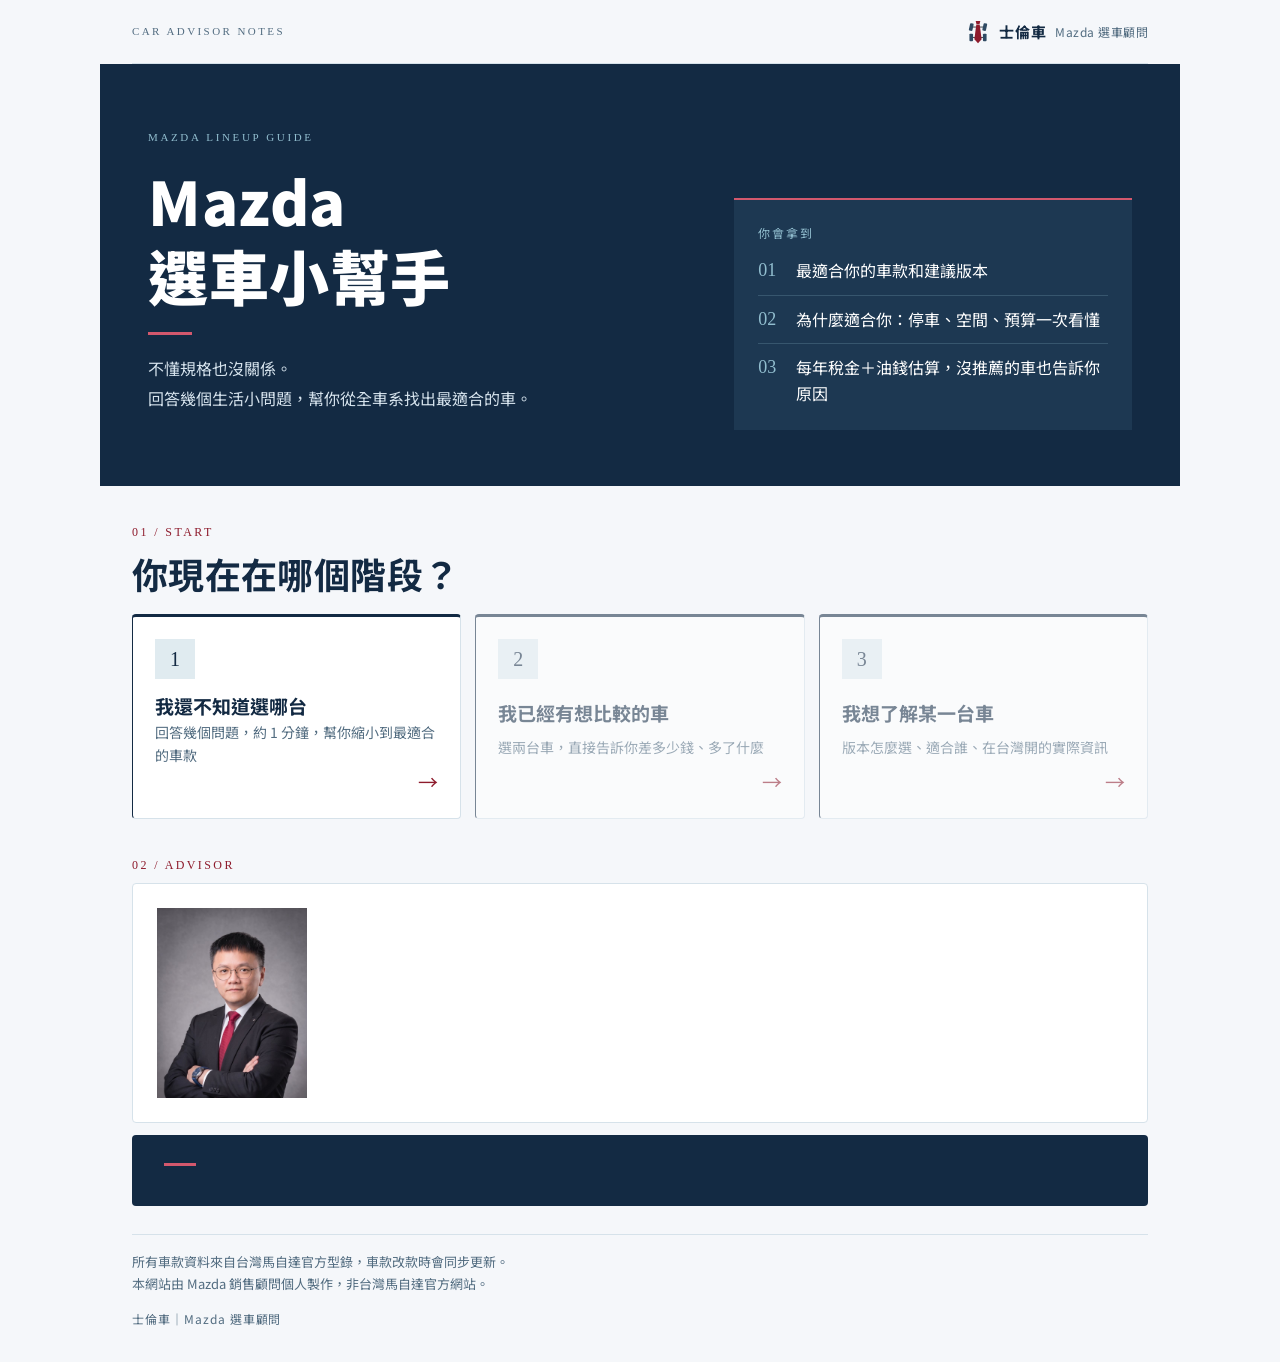
<file: preview/platinum-blue/index.html>
<!doctype html>
<html lang="zh-Hant-TW">
<head>
  <base href="../../">
  <meta name="robots" content="noindex">
  <meta charset="utf-8">
  <meta name="viewport" content="width=device-width, initial-scale=1, viewport-fit=cover">
  <title>Mazda 選車小幫手｜1 分鐘找到適合你的車</title>
  <meta name="description" content="回答幾個生活小問題，幫你從 Mazda 全車系中找出最適合的車款和版本。">
  <meta property="og:title" content="Mazda 選車小幫手｜1 分鐘找到適合你的車">
  <meta property="og:description" content="不懂規格也沒關係。回答幾個生活小問題，幫你從 Mazda 全車系找出最適合的車款和版本。">
  <meta property="og:type" content="website">
  <meta name="theme-color" content="#132A43">
  <link rel="icon" type="image/svg+xml" href="img/brand/logo.svg">
  <link rel="icon" type="image/png" sizes="32x32" href="img/brand/favicon-32.png">
  <link rel="apple-touch-icon" href="img/brand/apple-touch-icon.png">
  <link rel="preconnect" href="https://fonts.googleapis.com">
  <link rel="preconnect" href="https://fonts.gstatic.com" crossorigin>
  <link rel="stylesheet" href="https://fonts.googleapis.com/css2?family=Noto+Sans+TC:wght@400;500;700;900&display=swap">
  <link rel="stylesheet" href="preview/platinum-blue/style.css?v=e9b0ae35">
</head>
<body>
  <div class="app" id="app">
    <!-- 首頁 -->
    <section class="screen" id="home">
      <div class="masthead">
        <span class="mh-en">CAR ADVISOR NOTES</span>
        <span class="mh-zh"><img src="img/brand/logo.svg" alt="" width="26" height="26">士倫車<small>Mazda 選車顧問</small></span>
      </div>
      <header class="hero">
        <div class="hero-text">
          <p class="hero-en">MAZDA LINEUP GUIDE</p>
          <h1>Mazda<br>選車小幫手</h1>
          <span class="hero-rule" aria-hidden="true"></span>
          <p class="lead">不懂規格也沒關係。<br>回答幾個生活小問題，幫你從全車系找出最適合的車。</p>
          <p class="eyebrow" id="advisor-line"></p>
        </div>
        <div class="hero-panel">
          <p class="panel-label">你會拿到</p>
          <ol class="gets">
            <li><span class="num">01</span>最適合你的車款和建議版本</li>
            <li><span class="num">02</span>為什麼適合你：停車、空間、預算一次看懂</li>
            <li><span class="num">03</span>每年稅金＋油錢估算，沒推薦的車也告訴你原因</li>
          </ol>
        </div>
      </header>
      <p class="sec-label">01 / START</p>
      <h2 class="question-label">你現在在哪個階段？</h2>
      <div class="routes">
        <button class="route" id="go-quiz">
          <span class="route-num" aria-hidden="true">1</span>
          <span class="route-title">我還不知道選哪台</span>
          <span class="route-desc" id="quiz-desc">回答幾個問題，約 1 分鐘，幫你縮小到最適合的車款</span>
          <span class="route-arrow" aria-hidden="true">→</span>
        </button>
        <button class="route" id="go-compare" disabled>
          <span class="route-num" aria-hidden="true">2</span>
          <span class="route-title">我已經有想比較的車</span>
          <span class="route-desc">選兩台車，直接告訴你差多少錢、多了什麼</span>
          <span class="route-arrow" aria-hidden="true">→</span>
        </button>
        <button class="route" id="go-models" disabled>
          <span class="route-num" aria-hidden="true">3</span>
          <span class="route-title">我想了解某一台車</span>
          <span class="route-desc">版本怎麼選、適合誰、在台灣開的實際資訊</span>
          <span class="route-arrow" aria-hidden="true">→</span>
        </button>
      </div>
      <p class="sec-label">02 / ADVISOR</p>
      <section class="about" aria-labelledby="about-title">
        <img class="about-photo" src="img/brand/portrait.jpg" alt="Mazda 銷售顧問 黃士倫">
        <div class="about-body">
          <div class="about-head">
            <div class="avatar" id="about-avatar" aria-hidden="true"></div>
            <div><p class="about-name" id="about-name"></p><p class="about-role" id="about-role"></p></div>
          </div>
          <p class="about-text" id="about-text"></p>
        </div>
      </section>
      <div class="band"><h2 class="about-title" id="about-title"></h2></div>
      <footer class="foot">
        <p class="fineprint">所有車款資料來自台灣馬自達官方型錄，車款改款時會同步更新。<br>本網站由 Mazda 銷售顧問個人製作，非台灣馬自達官方網站。</p>
        <p class="foot-mark">士倫車｜Mazda 選車顧問</p>
      </footer>
    </section>

    <!-- 問答 -->
    <section class="screen" id="quiz" hidden>
      <div class="topbar">
        <button class="back" id="back" aria-label="上一題">←</button>
        <div class="progress" aria-hidden="true"><div class="progress-bar" id="progress-bar"></div></div>
        <span class="step" id="step"></span>
      </div>
      <h2 class="q-title" id="q-title"></h2>
      <p class="q-sub" id="q-sub"></p>
      <div class="options" id="options"></div>
      <div class="bottom">
        <button class="primary" id="next" disabled>下一題</button>
      </div>
    </section>

    <!-- 結果 -->
    <section class="screen" id="result" hidden>
      <header class="result-head">
        <p class="eyebrow">你的選車結果</p>
        <h2 id="result-title"></h2>
      </header>
      <div id="result-notes"></div>
      <div class="cards" id="cards"></div>
      <details class="excluded" id="excluded" hidden>
        <summary>其他車款為什麼沒有推薦？</summary>
        <ul id="excluded-list"></ul>
      </details>
      <button class="ghost strong" id="compare-these" hidden>把這兩台放在一起詳細比較 →</button>
      <div class="cta">
        <p class="cta-lead" id="cta-lead"></p>
        <p class="cta-text">把結果傳給我，幫你確認版本、配備，並安排到展間賞車試乘。</p>
        <button class="primary line" id="send-line">把結果傳到 LINE</button>
        <p class="cta-store" id="cta-store"></p>
      </div>
      <button class="ghost" id="restart">重新選一次</button>
      <p class="fineprint" id="disclaimer"></p>
    </section>

    <!-- 我要比較：選車 -->
    <section class="screen" id="compare-pick" hidden>
      <div class="topbar">
        <button class="back" id="pick-back" aria-label="回首頁">←</button>
        <span class="topbar-title">我要比較</span>
      </div>
      <h2 class="q-title">選擇要比較的車</h2>
      <p class="q-sub">可以比較不同車款，也可以比較同一款車的不同版本</p>
      <div id="slots" class="slots"></div>
      <div class="bottom">
        <button class="primary" id="do-compare" disabled>再選 2 台就可以比較</button>
      </div>
    </section>

    <!-- 我要比較：結果 -->
    <section class="screen" id="compare-view" hidden>
      <div class="topbar">
        <button class="back" id="view-back" aria-label="換車比較">←</button>
        <span class="topbar-title">比較結果</span>
      </div>
      <div class="cmp-head" id="cmp-head"></div>
      <div class="cmp-summary" id="cmp-summary"></div>
      <label class="switch"><input type="checkbox" id="only-diff" checked><span>只顯示不一樣的地方</span></label>
      <nav class="cmp-nav" id="cmp-nav" aria-label="跳到分類"></nav>
      <div id="cmp-table"></div>
      <div class="cta">
        <p class="cta-lead" id="cmp-cta-lead">兩台都想試試看？</p>
        <p class="cta-text">把比較結果傳給我，幫你安排同一天試乘，開過一次就知道哪台適合你。</p>
        <button class="primary line" id="cmp-line">把比較結果傳到 LINE，預約試乘</button>
      </div>
      <button class="ghost" id="cmp-home">回首頁</button>
      <p class="fineprint" id="cmp-foot"></p>
    </section>

    <!-- 車款列表 -->
    <section class="screen" id="models" hidden>
      <div class="topbar">
        <button class="back" id="models-back" aria-label="回首頁">←</button>
        <span class="topbar-title">車款介紹</span>
      </div>
      <h2 class="q-title">你想了解哪一台車？</h2>
      <div class="model-grid" id="model-list"></div>
    </section>

    <!-- 單一車款介紹 -->
    <section class="screen" id="model" hidden>
      <div class="topbar">
        <button class="back" id="model-back" aria-label="回車款列表">←</button>
        <span class="topbar-title">車款介紹</span>
      </div>
      <div id="model-body"></div>
      <div class="cta">
        <p class="cta-lead" id="model-cta-lead">想親自坐坐看？</p>
        <p class="cta-text">傳 LINE 給我，幫你安排賞車、試乘，也可以問我任何關於這台車的問題。</p>
        <button class="primary line" id="model-line">傳 LINE 預約試乘</button>
      </div>
      <button class="ghost" id="model-quiz">不確定適不適合？用 8 個問題確認 →</button>
      <p class="fineprint" id="model-foot"></p>
    </section>
  </div>

  <div class="modal" id="qr-modal" hidden role="dialog" aria-modal="true" aria-labelledby="qr-title">
    <div class="modal-box">
      <button class="modal-close" id="qr-close" aria-label="關閉">×</button>
      <h3 id="qr-title">用手機掃描，把結果傳給我</h3>
      <p class="modal-text">打開手機相機或 LINE 掃描下方 QR Code，會自動開啟 LINE 並帶入你的選車結果，按「傳送」就完成了。</p>
      <div class="qr" id="qr"></div>
      <p class="modal-text small" id="qr-copied"></p>
      <a class="primary line direct" id="qr-direct" href="#">我正在用手機，直接開啟 LINE</a>
    </div>
  </div>

  <div class="toast" id="toast" hidden></div>

  <script src="vendor/qrcode.js?v=6e6189e2"></script>
  <script src="config.js?v=4af92c96"></script>
  <script src="engine.js?v=ac8456b9"></script>
  <script src="app.js?v=e14735d1"></script>
  <script src="compare.js?v=4beb890b"></script>
  <script src="model.js?v=2d73c110"></script>
</body>
</html>
</file>
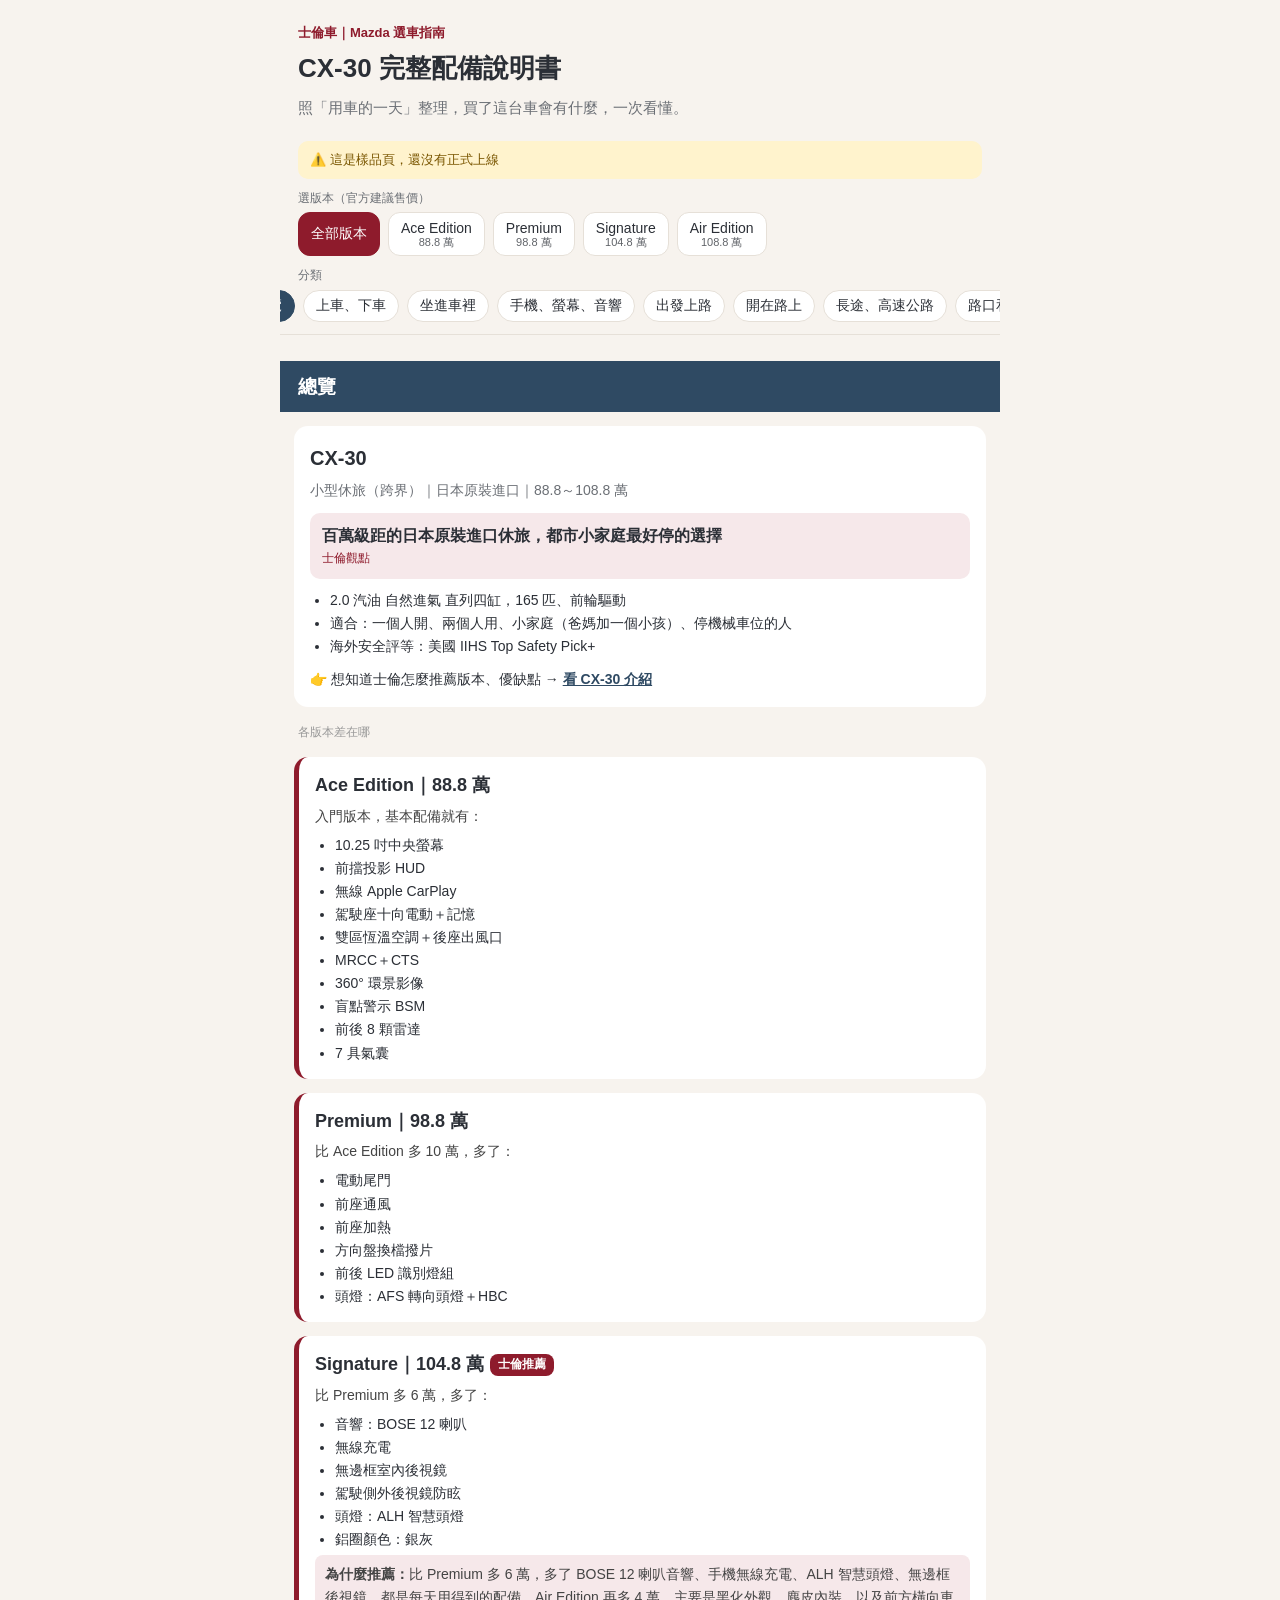
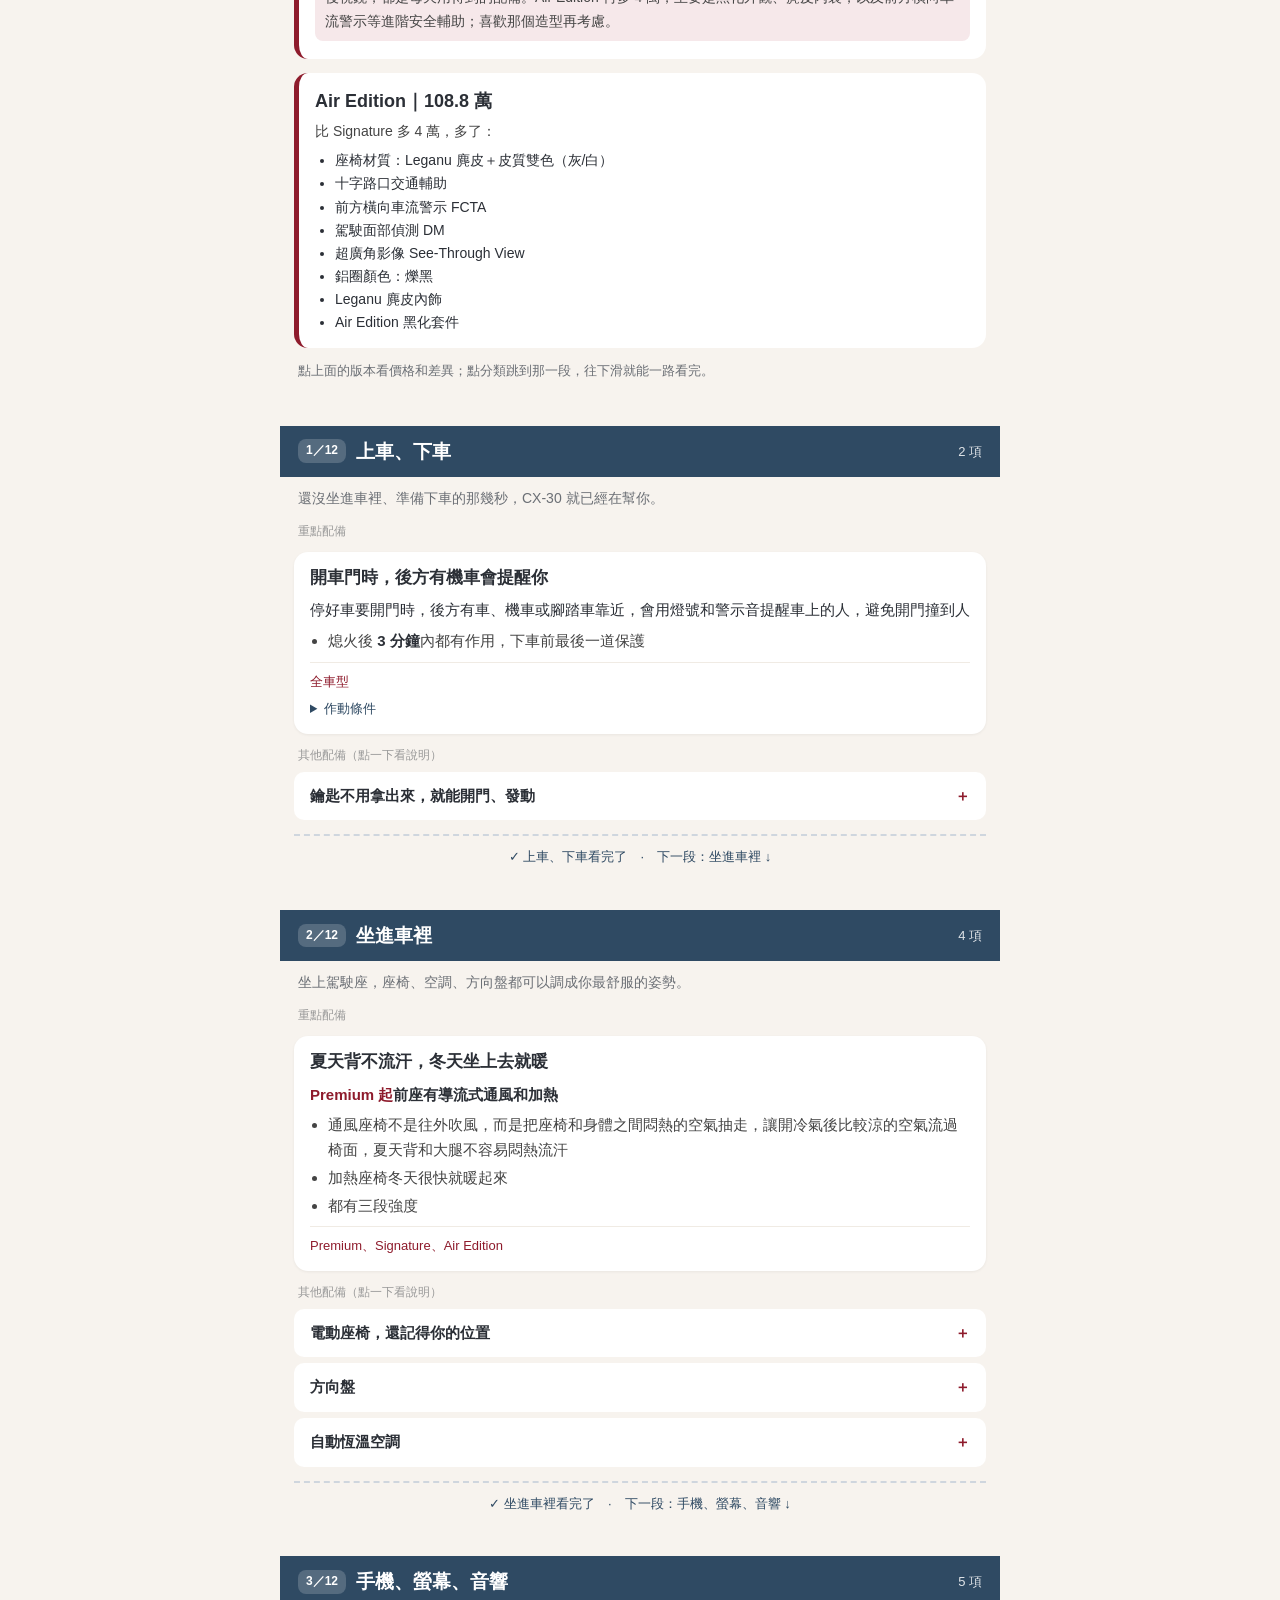
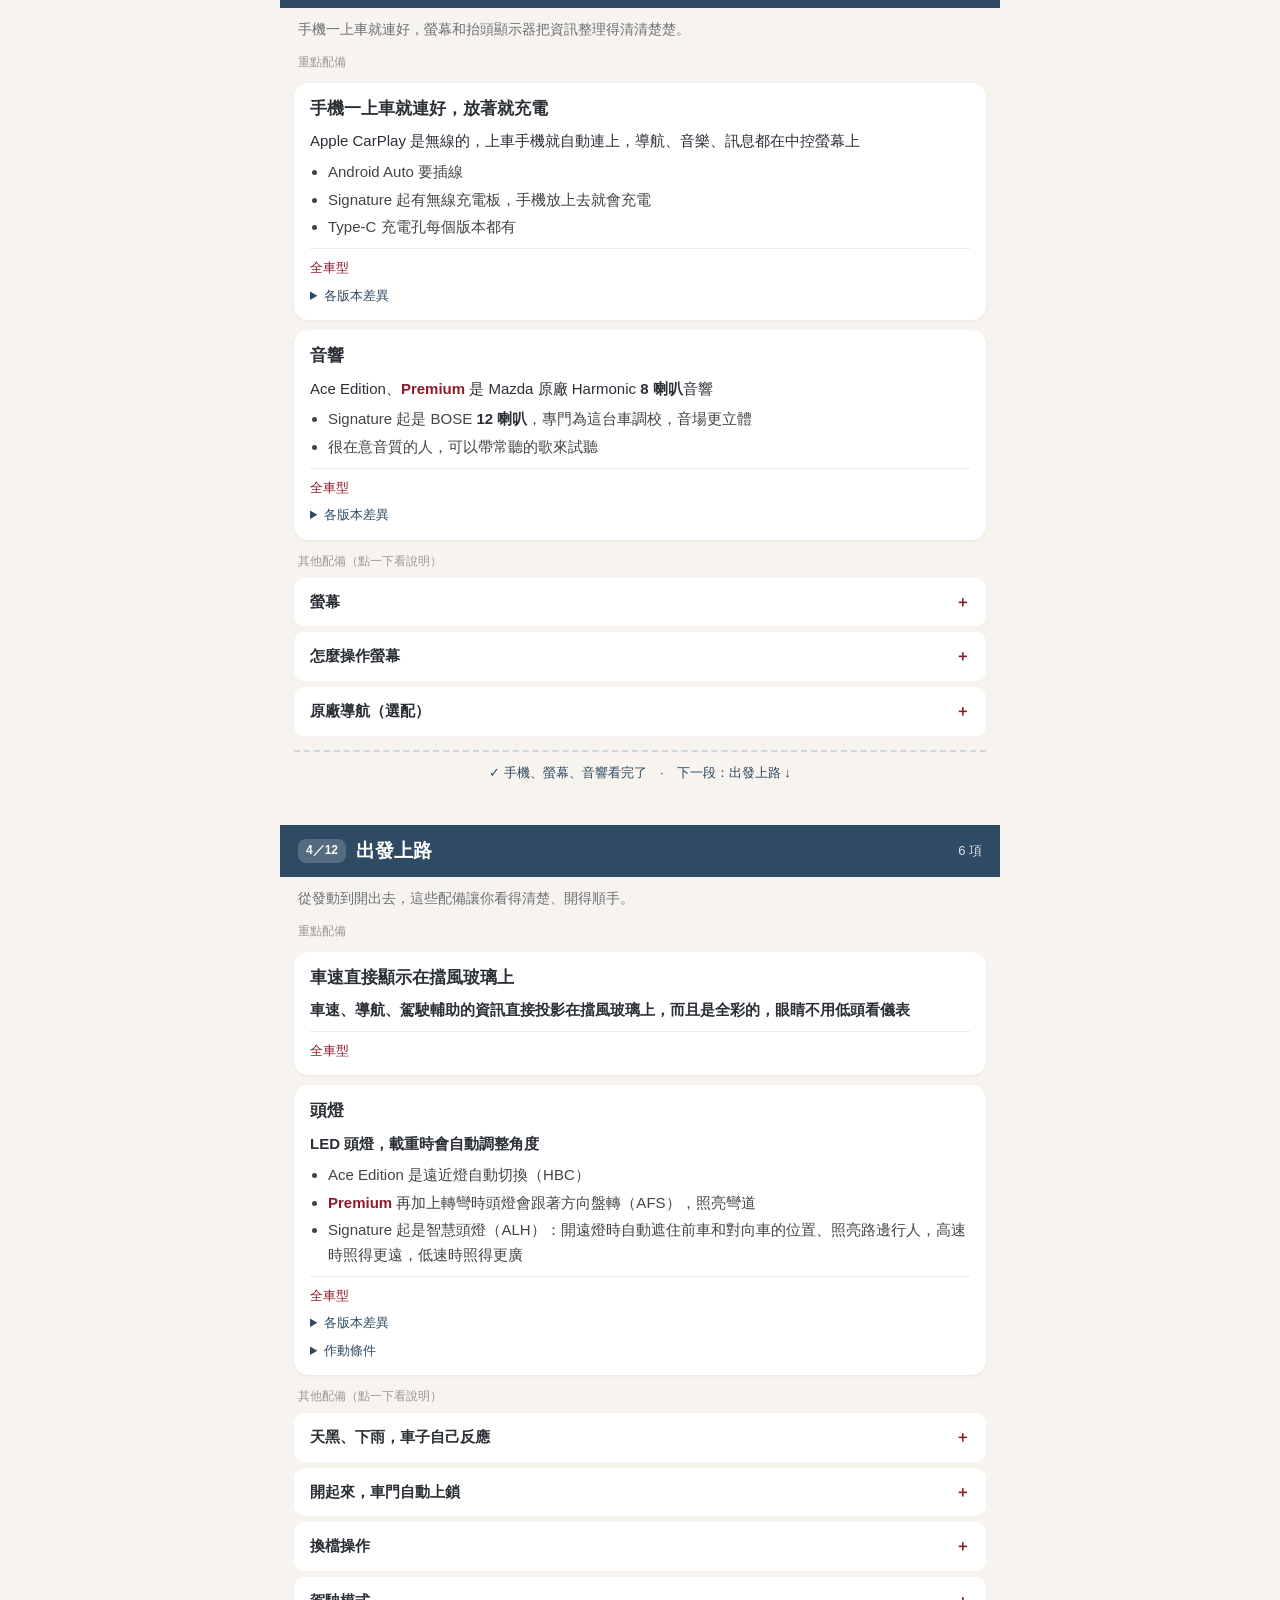
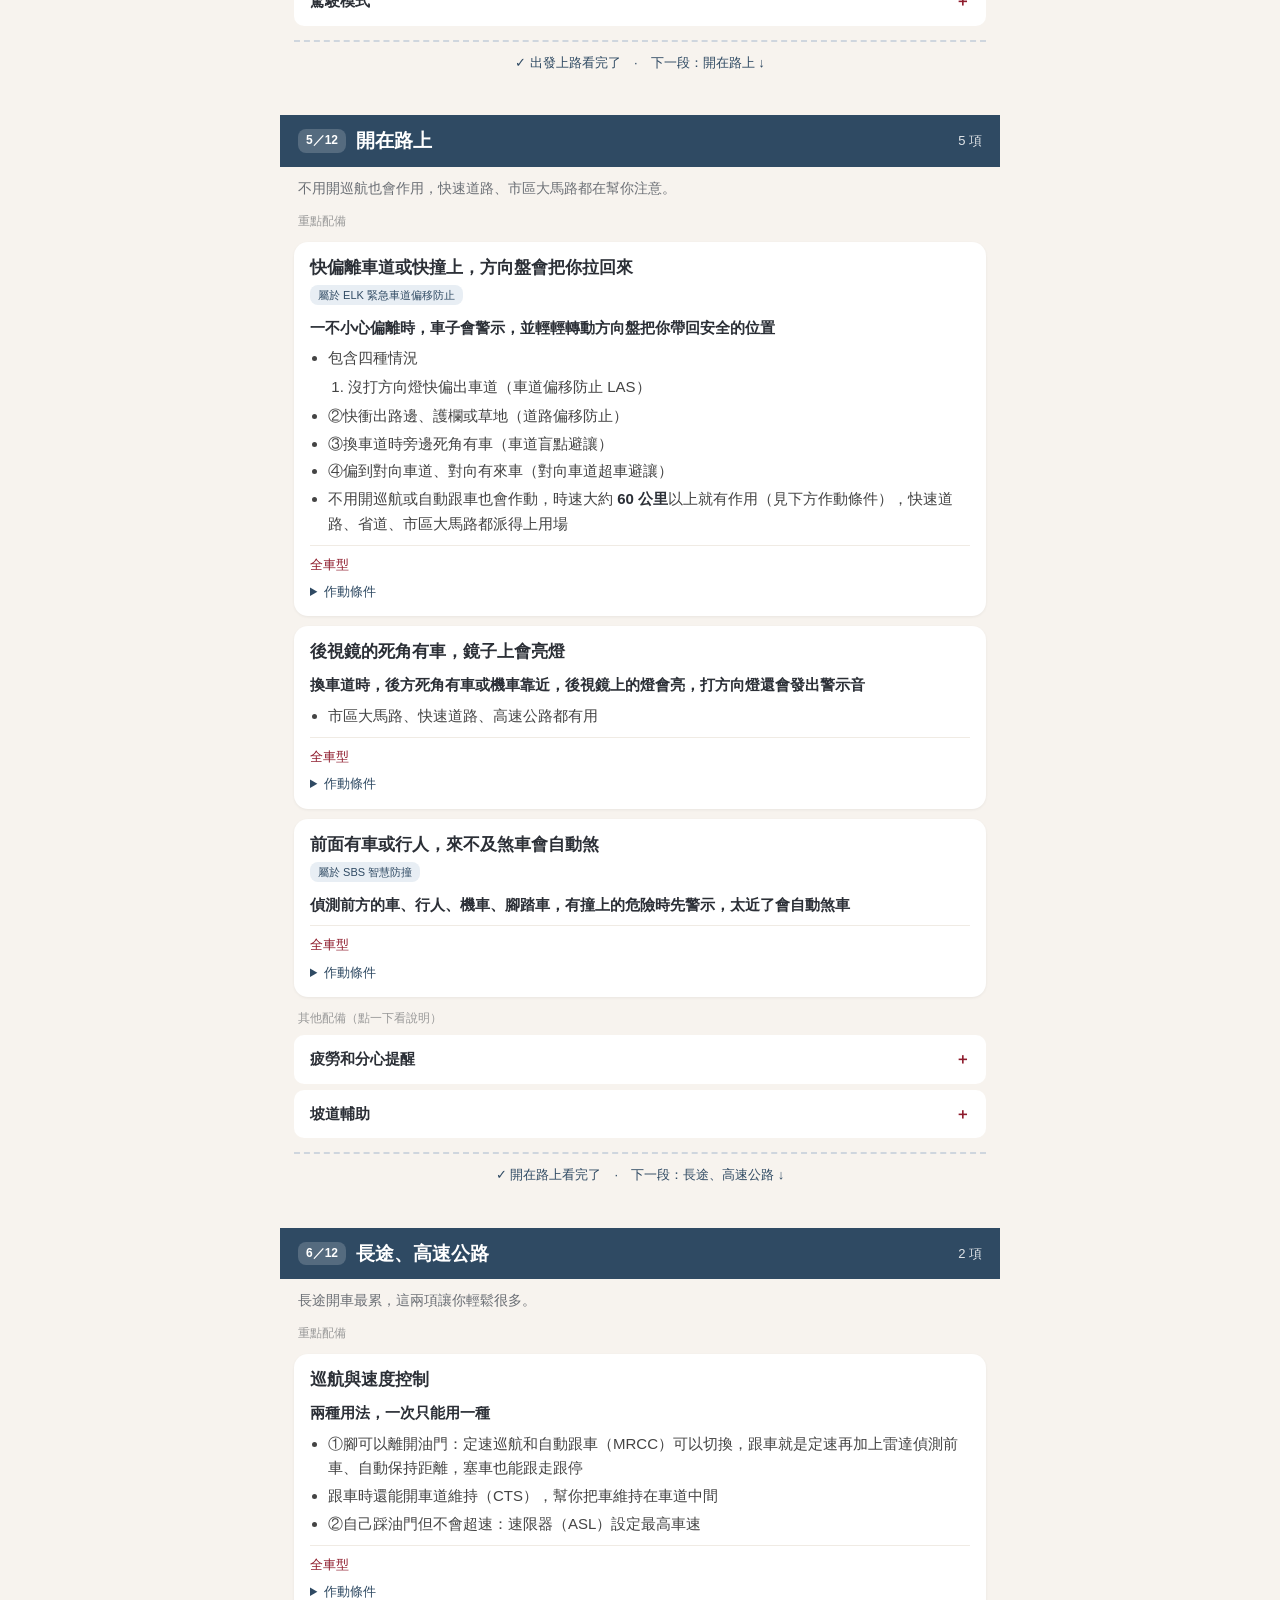
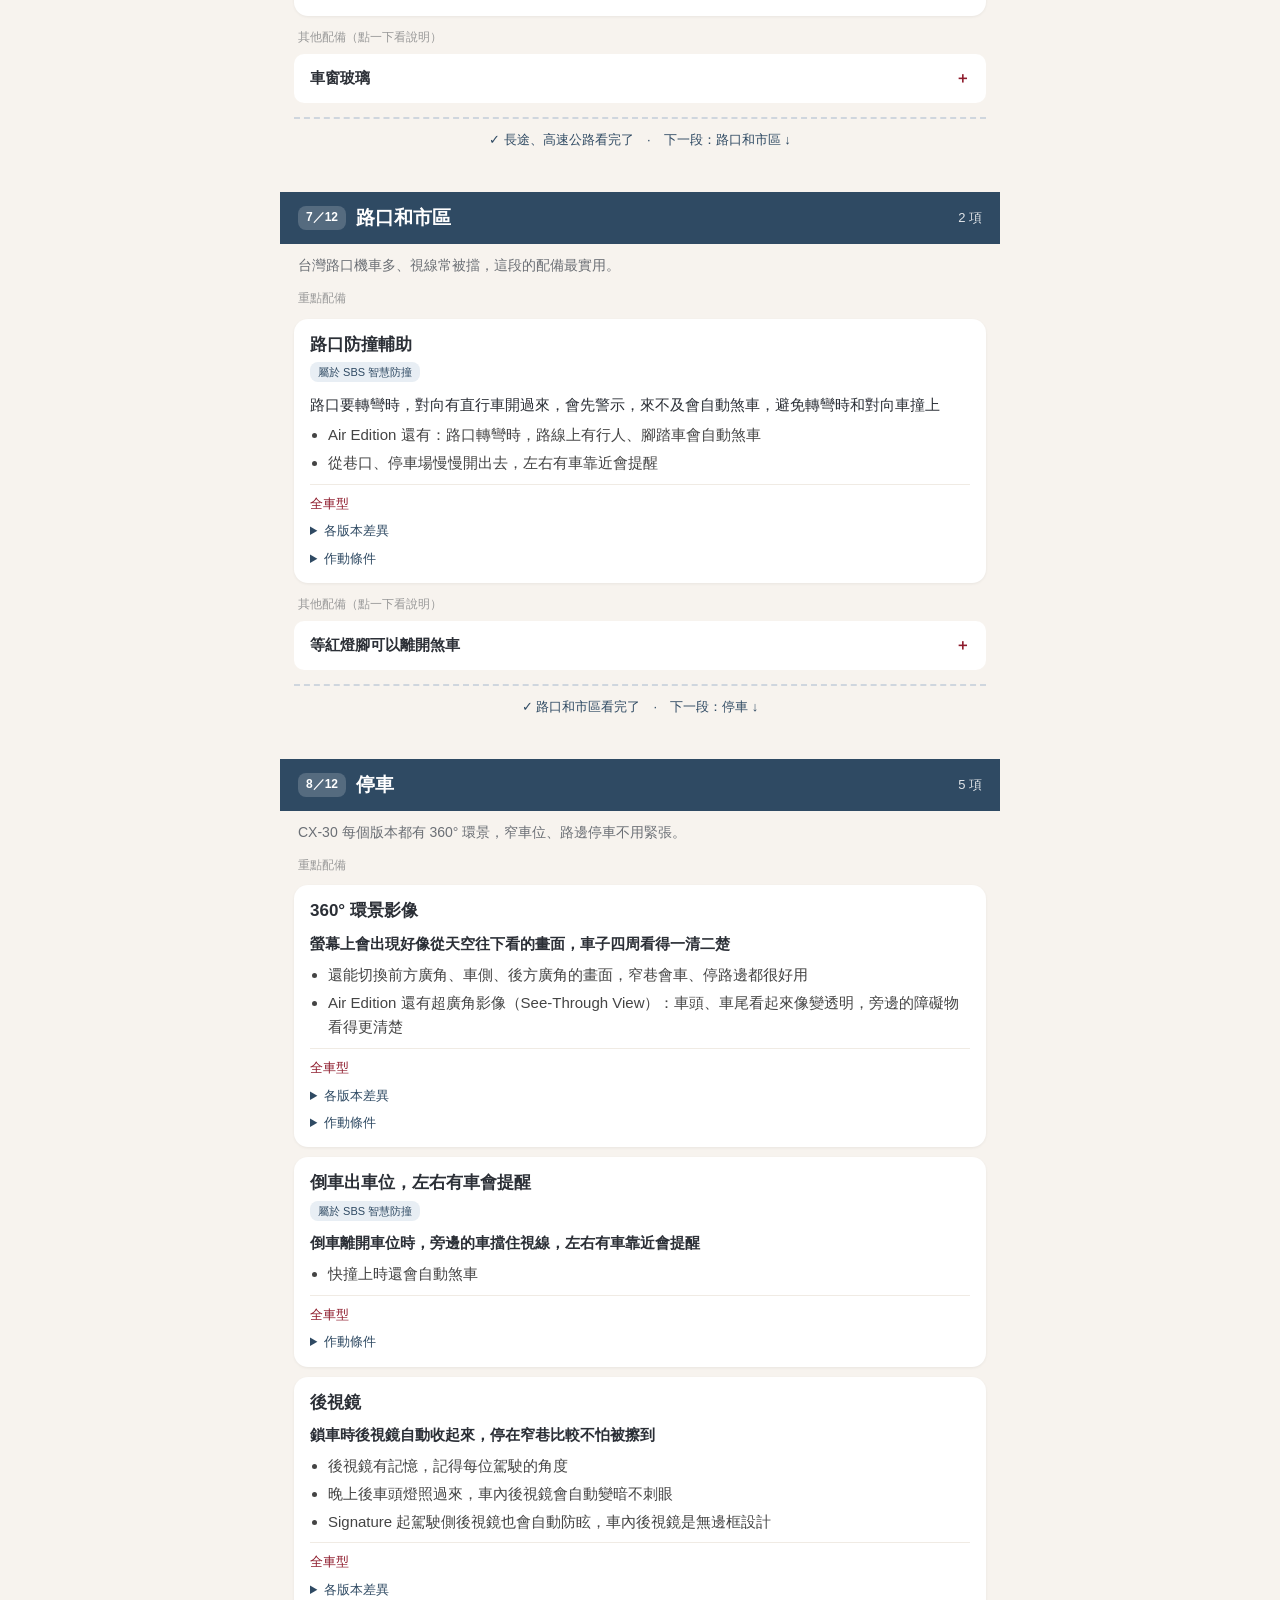
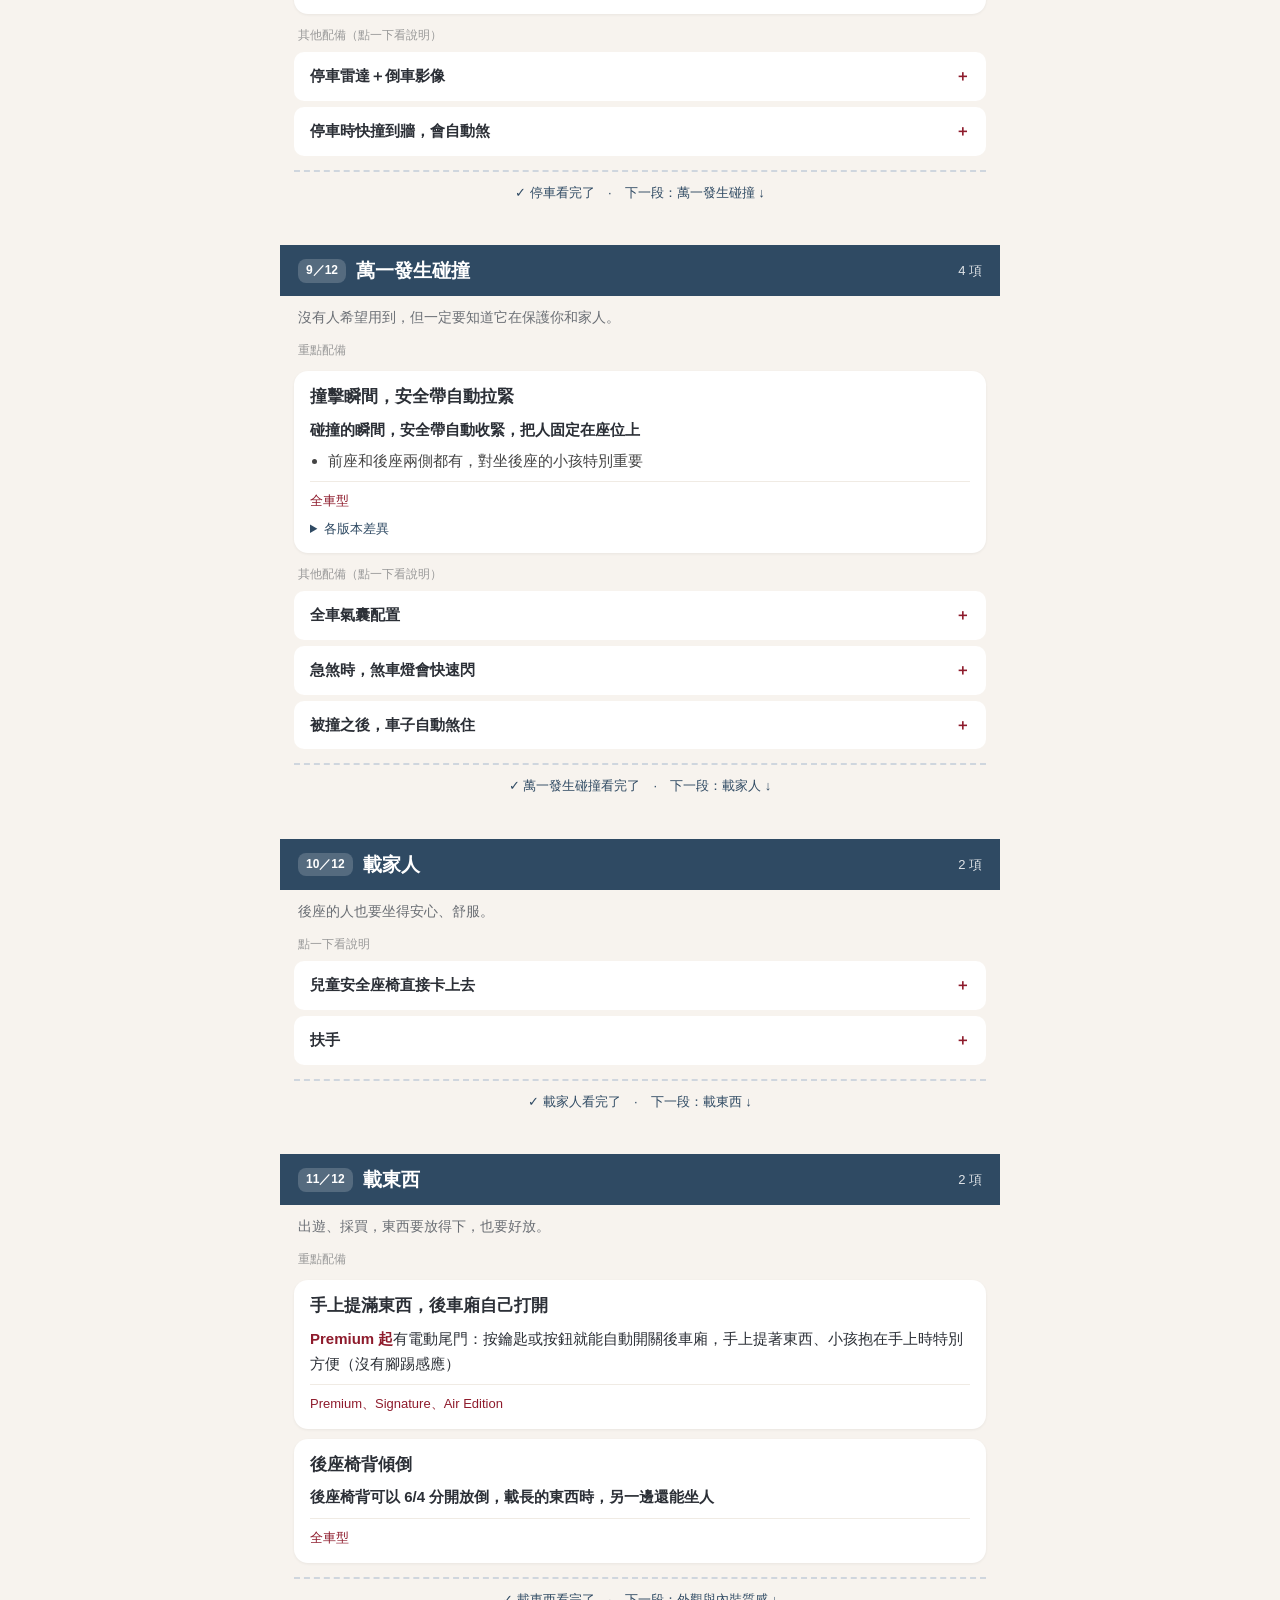
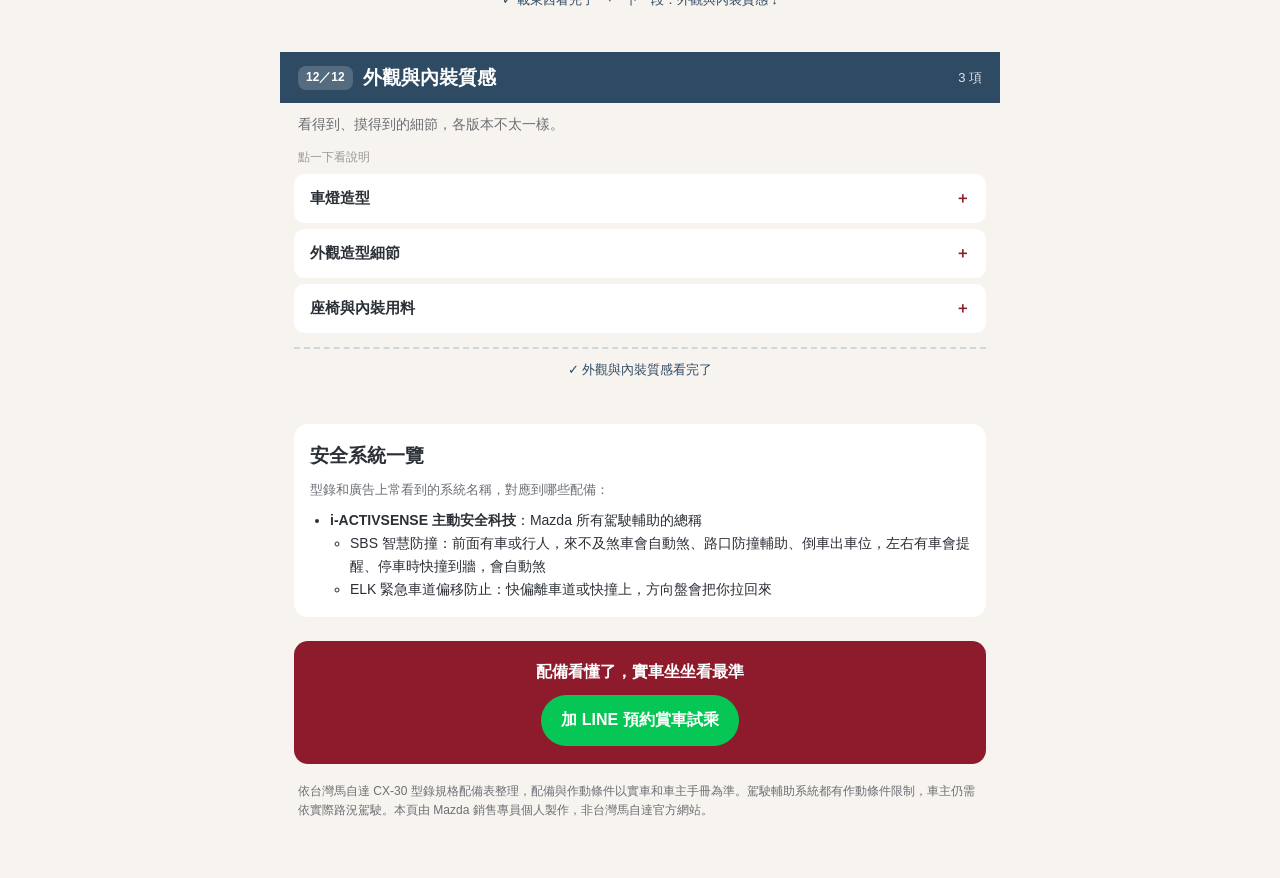
<file: preview/equipment/cx30.html>
<!doctype html><html lang="zh-Hant"><head><meta charset="utf-8">
<meta name="viewport" content="width=device-width,initial-scale=1"><meta name="robots" content="noindex">
<title>CX-30 完整配備說明書｜士倫車</title>
<style>
:root{--red:#8e1b2c;--navy:#2f4a63;--ink:#2b2f36;--muted:#6b6f75;--bg:#f7f3ee;--line:#e6e0d8}
*{box-sizing:border-box}body{margin:0;background:var(--bg);color:var(--ink);font-family:-apple-system,'PingFang TC','Noto Sans TC',sans-serif;line-height:1.65}
.wrap{max-width:720px;margin:0 auto;padding:0 0 40px}
header{padding:22px 18px 8px}.brand{font-size:13px;color:var(--red);font-weight:600}
h1{font-size:26px;margin:4px 0 6px}.lead{color:var(--muted);font-size:15px;margin:0}
.sample{margin:12px 18px 0;padding:8px 12px;border-radius:10px;background:#fff3cd;color:#7a5600;font-size:13px}
.bar{position:sticky;top:0;z-index:5;background:var(--bg);padding:10px 0 8px;border-bottom:1px solid var(--line)}
.lbl{font-size:12px;color:var(--muted);padding:0 18px;margin-bottom:4px}
.chips{display:flex;gap:8px;overflow-x:auto;padding:0 18px 4px;scrollbar-width:none}.chips::-webkit-scrollbar{display:none}
.chip{flex:none;border:1px solid var(--line);background:#fff;border-radius:999px;padding:6px 12px;font-size:14px;color:var(--ink);cursor:pointer;white-space:nowrap}
.chip.on{background:var(--red);border-color:var(--red);color:#fff}
#nav .chip.here{background:var(--navy);border-color:var(--navy);color:#fff}
.chip small{display:block;font-size:11px;opacity:.75;line-height:1.2}
#trims .chip{border-radius:12px;padding:5px 12px;min-height:44px}
.scene{padding:0 0 6px;margin-top:26px}.band{display:flex;align-items:center;gap:10px;background:var(--navy);color:#fff;padding:10px 18px;font-size:19px;font-weight:700}.band em{font-style:normal;font-size:12px;background:rgba(255,255,255,.18);border-radius:8px;padding:2px 8px;font-weight:600}.band i{margin-left:auto;font-style:normal;font-size:13px;font-weight:400;opacity:.85}.scene .hook{margin-top:10px}.endline{margin:14px 14px 0;padding:10px 12px;border-top:2px dashed #cfd6de;color:var(--navy);font-size:13px;text-align:center}.sn{font-size:12px;color:var(--navy);font-weight:700;padding:0 18px}
h2{font-size:22px;margin:2px 18px 4px}.hook{margin:0 18px 6px;color:var(--muted);font-size:14px}
.sec{font-size:12px;color:#999;margin:12px 18px 4px}
.card{background:#fff;margin:10px 14px;border-radius:14px;padding:14px 16px;box-shadow:0 1px 3px rgba(0,0,0,.06)}
.t{font-size:17px;font-weight:700;line-height:1.45}.tag{display:inline-block;font-size:11px;color:var(--navy);background:#e8eef4;border-radius:8px;padding:1px 8px;margin-top:5px}
.d{font-size:15px;margin:8px 0;color:#444}.lead2{margin:0 0 6px;font-weight:600;color:var(--ink)}.lead2.long{font-weight:400}.pts{margin:0;padding-left:18px}.pts>li{margin:3px 0}.sub{margin:4px 0;padding-left:20px}.sub li{margin:2px 0}.v{color:var(--red);font-weight:600}.d b{color:var(--ink)}
.ver{font-size:13px;color:var(--red);border-top:1px solid #f0ebe4;padding-top:8px;margin-top:6px}
.ver small{display:block;color:var(--muted)}
details.more{margin-top:6px;font-size:13px;color:var(--muted)}details.more summary{cursor:pointer;color:var(--navy)}
details.more ul{margin:6px 0 0;padding-left:18px}
details.line{background:#fff;margin:6px 14px;border-radius:10px;padding:12px 16px}
details.line>summary{list-style:none;display:flex;justify-content:space-between;gap:10px;font-size:15px;font-weight:600;cursor:pointer}
details.line>summary::-webkit-details-marker{display:none}details.line>summary::after{content:"＋";color:var(--red)}details.line[open]>summary::after{content:"－"}
.sum{margin:14px 14px 0;background:#fff;border-radius:14px;padding:14px 16px;border-left:5px solid var(--red)}.sum h3{margin:0 0 4px;font-size:18px}.sum p{margin:4px 0;font-size:14px;color:#444}.sum ul{margin:6px 0 0;padding-left:20px;font-size:14px}.rec{display:inline-block;font-size:12px;background:var(--red);color:#fff;border-radius:8px;padding:1px 8px;margin-left:6px;vertical-align:2px}.why{background:#f6e8ea;border-radius:8px;padding:8px 10px;margin-top:8px}
.pager{display:flex;gap:10px;margin:22px 14px 0}.pager button{flex:1;border:0;border-radius:12px;padding:14px 10px;font-size:15px;font-weight:700;cursor:pointer}.pager .prev{flex:.6;background:#fff;color:var(--navy);border:1px solid var(--line)}.pager .next{background:var(--navy);color:#fff}.pager .end{background:#06c755;color:#fff}
.ov{margin:14px 14px 0;background:#fff;border-radius:14px;padding:16px}.ov h2{margin:0 0 4px;font-size:20px}.ov .meta{color:var(--muted);font-size:14px}.ov .quote{margin:10px 0;padding:10px 12px;background:#f6e8ea;border-radius:10px;font-weight:600}.ov .by{font-size:12px;color:var(--red);font-weight:400}.ov ul{margin:6px 0 0;padding-left:20px;font-size:14px}.ov a{color:var(--navy);font-weight:600}.hint{margin:12px 18px;color:var(--muted);font-size:13px}
.empty{margin:10px 18px;color:var(--muted);font-size:14px}
.sys{margin:28px 14px 0;background:#fff;border-radius:14px;padding:16px}.sys h2{margin:0 0 8px;font-size:19px}.sys ul{margin:0;padding-left:20px;font-size:14px}
.cta{margin:24px 14px 0;background:var(--red);color:#fff;border-radius:14px;padding:18px;text-align:center}
.cta a{display:inline-block;margin-top:10px;background:#06c755;color:#fff;text-decoration:none;font-weight:700;padding:12px 20px;border-radius:999px}
.fine{font-size:12px;color:var(--muted);margin:18px;line-height:1.6}
</style></head><body><div class="wrap">
<header><div class="brand">士倫車｜Mazda 選車指南</div><h1>CX-30 完整配備說明書</h1>
<p class="lead">照「用車的一天」整理，買了這台車會有什麼，一次看懂。</p></header>
<div class="sample">⚠️ 這是樣品頁，還沒有正式上線</div>
<div class="bar"><div class="lbl">選版本（官方建議售價）</div><div class="chips" id="trims"></div>
<div class="lbl" style="margin-top:6px">分類</div><div class="chips" id="nav"></div></div>
<main id="main"></main>
<div class="cta"><b>配備看懂了，實車坐坐看最準</b><br><a id="line" href="#">加 LINE 預約賞車試乘</a></div>
<p class="fine">依台灣馬自達 CX-30 型錄規格配備表整理，配備與作動條件以實車和車主手冊為準。駕駛輔助系統都有作動條件限制，車主仍需依實際路況駕駛。本頁由 Mazda 銷售專員個人製作，非台灣馬自達官方網站。</p>
</div>
<script>
const D={"車款": "CX-30", "版本": ["Ace Edition", "Premium", "Signature", "Air Edition"], "售價": ["88.8 萬", "98.8 萬", "104.8 萬", "108.8 萬"], "車身": ["休旅", "休旅", "休旅", "休旅"], "摘要": [{"開頭": "入門版本，基本配備就有：", "清單": ["10.25 吋中央螢幕", "前擋投影 HUD", "無線 Apple CarPlay", "駕駛座十向電動＋記憶", "雙區恆溫空調＋後座出風口", "MRCC＋CTS", "360° 環景影像", "盲點警示 BSM", "前後 8 顆雷達", "7 具氣囊"]}, {"開頭": "比 Ace Edition 多 10 萬，多了：", "清單": ["電動尾門", "前座通風", "前座加熱", "方向盤換檔撥片", "前後 LED 識別燈組", "頭燈：AFS 轉向頭燈＋HBC"]}, {"開頭": "比 Premium 多 6 萬，多了：", "清單": ["音響：BOSE 12 喇叭", "無線充電", "無邊框室內後視鏡", "駕駛側外後視鏡防眩", "頭燈：ALH 智慧頭燈", "鋁圈顏色：銀灰"]}, {"開頭": "比 Signature 多 4 萬，多了：", "清單": ["座椅材質：Leganu 麂皮＋皮質雙色（灰/白）", "十字路口交通輔助", "前方橫向車流警示 FCTA", "駕駛面部偵測 DM", "超廣角影像 See-Through View", "鋁圈顏色：爍黑", "Leganu 麂皮內飾", "Air Edition 黑化套件"]}], "推薦": [2], "推薦理由": "比 Premium 多 6 萬，多了 BOSE 12 喇叭音響、手機無線充電、ALH 智慧頭燈、無邊框後視鏡，都是每天用得到的配備。Air Edition 再多 4 萬，主要是黑化外觀、麂皮內裝，以及前方橫向車流警示等進階安全輔助；喜歡那個造型再考慮。", "總覽": {"分類": "小型休旅（跨界）", "價格": "88.8～108.8 萬", "一句話": "百萬級距的日本原裝進口休旅，都市小家庭最好停的選擇", "適合": ["一個人開、兩個人用", "小家庭（爸媽加一個小孩）", "停機械車位的人：車高 1,540 mm，停得進最常見的限高 1,550 mm 車位"], "動力": "2.0 汽油 自然進氣 直列四缸，165 匹", "驅動": "前輪驅動", "產地": "日本原裝進口", "評等": ["美國 IIHS Top Safety Pick+"]}, "id": "cx30", "情境": ["上車、下車", "坐進車裡", "手機、螢幕、音響", "出發上路", "開在路上", "長途、高速公路", "路口和市區", "停車", "萬一發生碰撞", "載家人", "載東西", "外觀與內裝質感"], "開場": {"上車、下車": "還沒坐進車裡、準備下車的那幾秒，CX-30 就已經在幫你。", "坐進車裡": "坐上駕駛座，座椅、空調、方向盤都可以調成你最舒服的姿勢。", "手機、螢幕、音響": "手機一上車就連好，螢幕和抬頭顯示器把資訊整理得清清楚楚。", "出發上路": "從發動到開出去，這些配備讓你看得清楚、開得順手。", "開在路上": "不用開巡航也會作用，快速道路、市區大馬路都在幫你注意。", "長途、高速公路": "長途開車最累，這兩項讓你輕鬆很多。", "路口和市區": "台灣路口機車多、視線常被擋，這段的配備最實用。", "停車": "CX-30 每個版本都有 360° 環景，窄車位、路邊停車不用緊張。", "萬一發生碰撞": "沒有人希望用到，但一定要知道它在保護你和家人。", "載家人": "後座的人也要坐得安心、舒服。", "載東西": "出遊、採買，東西要放得下，也要好放。", "外觀與內裝質感": "看得到、摸得到的細節，各版本不太一樣。"}, "items": [{"編號": 1, "情境": "上車、下車", "層級": "一句話", "標題": "鑰匙不用拿出來，就能開門、發動", "標籤": "", "說明": "鑰匙放在口袋或包包裡，按車門把手上的按鈕就能解鎖、上鎖；坐上車踩煞車、按啟動鈕就能發動。", "版本": [0, 1, 2, 3], "細節": [{"名稱": "Smart Keyless 免鑰匙感應系統", "版本": [0, 1, 2, 3], "附註": {}, "選配": false}, {"名稱": "Push Start 引擎啟動鈕", "版本": [0, 1, 2, 3], "附註": {}, "選配": false}], "作動": []}, {"編號": 2, "情境": "上車、下車", "層級": "卡片", "標題": "開車門時，後方有機車會提醒你", "標籤": "", "說明": "停好車要開門時，後方有車、機車或腳踏車靠近，會用燈號和警示音提醒車上的人，避免開門撞到人。熄火後 3 分鐘內都有作用，下車前最後一道保護。", "版本": [0, 1, 2, 3], "細節": [{"名稱": "離車警示輔助功能", "版本": [0, 1, 2, 3], "附註": {}, "選配": false}], "作動": [{"功能": "離車警示", "條件": "車輛靜止，熄火或開電後 3 分鐘內"}]}, {"編號": 4, "情境": "坐進車裡", "層級": "一句話", "標題": "電動座椅，還記得你的位置", "標籤": "", "說明": "駕駛座是十向電動座椅：用按鈕調整前後、高低、角度和腰部支撐；還有記憶功能，輪流開車的家人按一下就回到自己的位置。每個版本都有。", "版本": [0, 1, 2, 3], "細節": [{"名稱": "駕駛座十向電動調整含電動腰靠調整功能", "版本": [0, 1, 2, 3], "附註": {}, "選配": false}, {"名稱": "駕駛座電動座椅記憶功能", "版本": [0, 1, 2, 3], "附註": {}, "選配": false}], "作動": []}, {"編號": 5, "情境": "坐進車裡", "層級": "卡片", "標題": "夏天背不流汗，冬天坐上去就暖", "標籤": "", "說明": "Premium 起前座有導流式通風和加熱。通風座椅不是往外吹風，而是把座椅和身體之間悶熱的空氣抽走，讓開冷氣後比較涼的空氣流過椅面，夏天背和大腿不容易悶熱流汗；加熱座椅冬天很快就暖起來。都有三段強度。", "版本": [1, 2, 3], "細節": [{"名稱": "智慧型雙前座三段式導流通風功能", "版本": [1, 2, 3], "附註": {}, "選配": false}, {"名稱": "智慧型雙前座三段式加熱功能", "版本": [1, 2, 3], "附註": {}, "選配": false}], "作動": []}, {"編號": 6, "情境": "坐進車裡", "層級": "一句話", "標題": "方向盤", "標籤": "", "說明": "方向盤可以上下、前後調整，找到最適合的開車姿勢；方向盤和排檔桿都是真皮包覆。", "版本": [0, 1, 2, 3], "細節": [{"名稱": "四向可調式方向盤", "版本": [0, 1, 2, 3], "附註": {}, "選配": false}, {"名稱": "真皮包覆方向盤 / 排檔桿", "版本": [0, 1, 2, 3], "附註": {}, "選配": false}], "作動": []}, {"編號": 7, "情境": "坐進車裡", "層級": "一句話", "標題": "自動恆溫空調", "標籤": "", "說明": "前座雙區恆溫，駕駛和副駕駛可以各自設定溫度；後座也有出風口，夏天後座不會悶熱。", "版本": [0, 1, 2, 3], "細節": [{"名稱": "雙區獨立恆溫空調系統", "版本": [0, 1, 2, 3], "附註": {}, "選配": false}, {"名稱": "後座空調出風口", "版本": [0, 1, 2, 3], "附註": {}, "選配": false}], "作動": []}, {"編號": 9, "情境": "手機、螢幕、音響", "層級": "卡片", "標題": "手機一上車就連好，放著就充電", "標籤": "", "說明": "Apple CarPlay 是無線的，上車手機就自動連上，導航、音樂、訊息都在中控螢幕上；Android Auto 要插線。Signature 起有無線充電板，手機放上去就會充電；Type-C 充電孔每個版本都有。", "版本": [0, 1, 2, 3], "細節": [{"名稱": "藍牙 / USB 輸入介面", "版本": [0, 1, 2, 3], "附註": {}, "選配": false}, {"名稱": "Type-C USB 充電功能", "版本": [0, 1, 2, 3], "附註": {}, "選配": false}, {"名稱": "無線充電裝置", "版本": [2, 3], "附註": {}, "選配": false}], "作動": []}, {"編號": 10, "情境": "手機、螢幕、音響", "層級": "一句話", "標題": "螢幕", "標籤": "", "說明": "7 吋全數位儀表，可以切換顯示的資訊；中控是 10.25 吋螢幕，顯示音樂、CarPlay、360° 環景畫面。每個版本尺寸一樣。", "版本": [0, 1, 2, 3], "細節": [{"名稱": "7 吋全數位多功能儀錶 (附多功能顯示幕)", "版本": [0, 1, 2, 3], "附註": {}, "選配": false}, {"名稱": "10.25 吋中央資訊顯示幕", "版本": [0, 1, 2, 3], "附註": {}, "選配": false}], "作動": []}, {"編號": 11, "情境": "手機、螢幕、音響", "層級": "一句話", "標題": "怎麼操作螢幕", "標籤": "", "說明": "排檔桿旁有旋鈕，開車時手放著就能操作螢幕，不用伸手去點；方向盤上的按鍵可以調音量、接電話、設定巡航和駕駛輔助。", "版本": [0, 1, 2, 3], "細節": [{"名稱": "多功能控制旋鈕", "版本": [0, 1, 2, 3], "附註": {}, "選配": false}, {"名稱": "方向盤多功能控制鍵", "版本": [0, 1, 2, 3], "附註": {}, "選配": false}], "作動": []}, {"編號": 12, "情境": "手機、螢幕、音響", "層級": "卡片", "標題": "音響", "標籤": "", "說明": "Ace Edition、Premium 是 Mazda 原廠 Harmonic 8 喇叭音響；Signature 起是 BOSE 12 喇叭，專門為這台車調校，音場更立體。很在意音質的人，可以帶常聽的歌來試聽。", "版本": [0, 1, 2, 3], "細節": [{"名稱": "Mazda Harmonic Acoustics 環場聲學音響系統", "版本": [0, 1], "附註": {}, "選配": false}, {"名稱": "BOSE® 環繞音響系統", "版本": [2, 3], "附註": {}, "選配": false}], "作動": []}, {"編號": 13, "情境": "手機、螢幕、音響", "層級": "一句話", "標題": "原廠導航（選配）", "標籤": "", "說明": "原廠導航是領牌後由經銷商安裝的原廠配件。裝了之後，搭配抬頭顯示器還能顯示路段速限、提示路口該走哪個車道。", "版本": [0, 1, 2, 3], "細節": [{"名稱": "速限提醒輔助系統*", "版本": [0, 1, 2, 3], "附註": {}, "選配": true}, {"名稱": "車道指引輔助系統*", "版本": [0, 1, 2, 3], "附註": {}, "選配": true}], "作動": []}, {"編號": 14, "情境": "出發上路", "層級": "卡片", "標題": "車速直接顯示在擋風玻璃上", "標籤": "", "說明": "車速、導航、駕駛輔助的資訊直接投影在擋風玻璃上，而且是全彩的，眼睛不用低頭看儀表。", "版本": [0, 1, 2, 3], "細節": [{"名稱": "Windshield HUD 前擋投影式全彩抬頭顯示器", "版本": [0, 1, 2, 3], "附註": {}, "選配": false}], "作動": []}, {"編號": 15, "情境": "出發上路", "層級": "一句話", "標題": "天黑、下雨，車子自己反應", "標籤": "", "說明": "下雨時雨刷自動開啟、調整速度；天黑、進隧道或地下室，頭燈自動打開。頭燈怎麼照，請看「頭燈」。", "版本": [0, 1, 2, 3], "細節": [{"名稱": "雨滴感應式雨刷", "版本": [0, 1, 2, 3], "附註": {}, "選配": false}, {"名稱": "光感應自動啟閉頭燈", "版本": [0, 1, 2, 3], "附註": {}, "選配": false}], "作動": []}, {"編號": 16, "情境": "出發上路", "層級": "卡片", "標題": "頭燈", "標籤": "", "說明": "LED 頭燈，載重時會自動調整角度。Ace Edition 是遠近燈自動切換（HBC）；Premium 再加上轉彎時頭燈會跟著方向盤轉（AFS），照亮彎道；Signature 起是智慧頭燈（ALH）：開遠燈時自動遮住前車和對向車的位置、照亮路邊行人，高速時照得更遠，低速時照得更廣。", "版本": [0, 1, 2, 3], "細節": [{"名稱": "LED 頭燈 (附自動水平調整功能)", "版本": [0, 1, 2, 3], "附註": {}, "選配": false}, {"名稱": "進階型智慧頭燈附行人標記功能 (ALH)", "版本": [2, 3], "附註": {}, "選配": false}, {"名稱": "遠近光燈自動調節系統 (HBC)", "版本": [0, 1], "附註": {}, "選配": false}, {"名稱": "主動式轉向功能頭燈 (AFS)", "版本": [1], "附註": {}, "選配": false}], "作動": [{"功能": "ALH 智慧頭燈", "條件": "防眩遠光約 30 km/h 以上；行人標記 20～80 km/h；高速模式 105 km/h 以上；廣角近光 40 km/h 以下"}]}, {"編號": 17, "情境": "出發上路", "層級": "一句話", "標題": "開起來，車門自動上鎖", "標籤": "", "說明": "車速超過一定速度，車門自動上鎖，後座小孩不會在行駛中誤開車門。", "版本": [0, 1, 2, 3], "細節": [{"名稱": "車速感應式車門自動上鎖功能", "版本": [0, 1, 2, 3], "附註": {}, "選配": false}], "作動": []}, {"編號": 18, "情境": "出發上路", "層級": "一句話", "標題": "換檔操作", "標籤": "", "說明": "Premium 起方向盤後面有換檔撥片，下長坡想用引擎煞車、或想開得有樂趣時很好用。", "版本": [1, 2, 3], "細節": [{"名稱": "方向盤換檔快撥片", "版本": [1, 2, 3], "附註": {}, "選配": false}], "作動": []}, {"編號": 19, "情境": "出發上路", "層級": "一句話", "標題": "駕駛模式", "標籤": "", "說明": "有運動模式：排檔桿旁有一個上下撥的開關，往上推是 SPORT（運動），往下推是 OFF（回到一般模式）。運動模式換檔時機延後、動力反應更直接，想開得有樂趣的時候推上去就好。", "版本": [0, 1, 2, 3], "細節": [], "作動": []}, {"編號": 20, "情境": "開在路上", "層級": "卡片", "標題": "快偏離車道或快撞上，方向盤會把你拉回來", "標籤": "屬於 ELK 緊急車道偏移防止", "說明": "一不小心偏離時，車子會警示，並輕輕轉動方向盤把你帶回安全的位置。包含四種情況：①沒打方向燈快偏出車道（車道偏移防止 LAS）；②快衝出路邊、護欄或草地（道路偏移防止）；③換車道時旁邊死角有車（車道盲點避讓）；④偏到對向車道、對向有來車（對向車道超車避讓）。不用開巡航或自動跟車也會作動，時速大約 60 公里以上就有作用（見下方作動條件），快速道路、省道、市區大馬路都派得上用場。", "版本": [0, 1, 2, 3], "細節": [{"名稱": "車道偏移警示輔助功能 (LDWS)", "版本": [0, 1, 2, 3], "附註": {}, "選配": false}, {"名稱": "車道偏移防止輔助功能 (LAS)", "版本": [0, 1, 2, 3], "附註": {}, "選配": false}, {"名稱": "道路偏移防止輔助功能", "版本": [0, 1, 2, 3], "附註": {}, "選配": false}, {"名稱": "車道盲點避讓輔助功能", "版本": [0, 1, 2, 3], "附註": {}, "選配": false}, {"名稱": "對向車道超車避讓輔助功能", "版本": [0, 1, 2, 3], "附註": {}, "選配": false}, {"名稱": "緊急車道偏移防止輔助系統 (ELK)", "版本": [0, 1, 2, 3], "附註": {}, "選配": false}], "作動": [{"功能": "車道偏移防止（LAS）", "條件": "約 60 km/h 以上"}, {"功能": "道路偏移防止", "條件": "約 60 km/h 以上"}, {"功能": "車道盲點避讓", "條件": "約 60 km/h 以上"}, {"功能": "對向車道超車避讓", "條件": "約 60 km/h 以上"}, {"功能": "車道偏移警示（LDWS）", "條件": "約 60 km/h 以上"}]}, {"編號": 21, "情境": "開在路上", "層級": "卡片", "標題": "後視鏡的死角有車，鏡子上會亮燈", "標籤": "", "說明": "換車道時，後方死角有車或機車靠近，後視鏡上的燈會亮，打方向燈還會發出警示音；市區大馬路、快速道路、高速公路都有用。", "版本": [0, 1, 2, 3], "細節": [{"名稱": "盲點警示輔助系統 (BSM)", "版本": [0, 1, 2, 3], "附註": {}, "選配": false}], "作動": [{"功能": "盲點偵測（BSM）", "條件": "約 30 km/h 以上（型錄名稱：車道盲點警示輔助系統）"}]}, {"編號": 22, "情境": "開在路上", "層級": "卡片", "標題": "前面有車或行人，來不及煞車會自動煞", "標籤": "屬於 SBS 智慧防撞", "說明": "偵測前方的車、行人、機車、腳踏車，有撞上的危險時先警示，太近了會自動煞車。", "版本": [0, 1, 2, 3], "細節": [{"名稱": "前行偵測防撞輔助功能", "版本": [0, 1, 2, 3], "附註": {}, "選配": false}], "作動": [{"功能": "前行防撞（前車／機車）", "條件": "約 4 km/h 以上"}, {"功能": "前行防撞（行人／自行車）", "條件": "約 10～80 km/h"}]}, {"編號": 23, "情境": "開在路上", "層級": "一句話", "標題": "疲勞和分心提醒", "標籤": "", "說明": "長途開車後，系統判斷你可能累了，會提醒你休息（時速較高、開了一段時間後才會判斷）。Air Edition 還有駕駛面部偵測：用攝影機看你的眼睛和臉，打瞌睡或一直不看前面就會提醒，市區也有用。", "版本": [0, 1, 2, 3], "細節": [{"名稱": "駕駛疲勞警示系統 (DAA)", "版本": [0, 1, 2, 3], "附註": {}, "選配": false}, {"名稱": "駕駛面部偵測攝影機 (DM)", "版本": [3], "附註": {}, "選配": false}], "作動": [{"功能": "駕駛疲勞警示（DAA）", "條件": "開車超過 60 分鐘，約 65～140 km/h 超過 20 分鐘"}, {"功能": "駕駛面部偵測（DM）睡意偵測", "條件": "行駛約 20 分鐘以上，約 5 km/h 以上"}, {"功能": "駕駛面部偵測（DM）分心偵測", "條件": "約 20 km/h 以上"}]}, {"編號": 24, "情境": "開在路上", "層級": "一句話", "標題": "坡道輔助", "標籤": "", "說明": "上坡起步時，腳從煞車換到油門的那一下，車子不會往後溜。", "版本": [0, 1, 2, 3], "細節": [{"名稱": "上坡輔助系統 (HLA)", "版本": [0, 1, 2, 3], "附註": {}, "選配": false}], "作動": []}, {"編號": 25, "情境": "長途、高速公路", "層級": "卡片", "標題": "巡航與速度控制", "標籤": "", "說明": "兩種用法，一次只能用一種。①腳可以離開油門：定速巡航和自動跟車（MRCC）可以切換，跟車就是定速再加上雷達偵測前車、自動保持距離，塞車也能跟走跟停；跟車時還能開車道維持（CTS），幫你把車維持在車道中間。②自己踩油門但不會超速：速限器（ASL）設定最高車速。", "版本": [0, 1, 2, 3], "細節": [{"名稱": "定速巡航系統", "版本": [0, 1, 2, 3], "附註": {}, "選配": false}, {"名稱": "全速域主動車距控制巡航系統 (MRCC)", "版本": [0, 1, 2, 3], "附註": {}, "選配": false}, {"名稱": "巡航模式車道維持輔助系統 (CTS)", "版本": [0, 1, 2, 3], "附註": {}, "選配": false}, {"名稱": "車速調節速限器 (ASL)", "版本": [0, 1, 2, 3], "附註": {}, "選配": false}], "作動": [{"功能": "MRCC／CTS 巡航", "條件": "約 0～145 km/h"}]}, {"編號": 26, "情境": "長途、高速公路", "層級": "一句話", "標題": "車窗玻璃", "標籤": "", "說明": "車窗玻璃可以阻擋紫外線，夏天比較不曬。", "版本": [0, 1, 2, 3], "細節": [{"名稱": "抗 UV 淺色玻璃", "版本": [0, 1, 2, 3], "附註": {}, "選配": false}], "作動": []}, {"編號": 27, "情境": "路口和市區", "層級": "卡片", "標題": "路口防撞輔助", "標籤": "屬於 SBS 智慧防撞", "說明": "路口要轉彎時，對向有直行車開過來，會先警示，來不及會自動煞車，避免轉彎時和對向車撞上。Air Edition 還有：路口轉彎時，路線上有行人、腳踏車會自動煞車；從巷口、停車場慢慢開出去，左右有車靠近會提醒。", "版本": [0, 1, 2, 3], "細節": [{"名稱": "轉向來車防撞輔助功能 (TAP)", "版本": [0, 1, 2, 3], "附註": {}, "選配": false}, {"名稱": "十字路口交通輔助功能", "版本": [3], "附註": {}, "選配": false}, {"名稱": "前方橫向車流警示輔助功能 (FCTA)", "版本": [3], "附註": {}, "選配": false}], "作動": [{"功能": "轉向來車防撞（TAP）", "條件": "約 4～20 km/h，方向燈閃爍"}, {"功能": "十字路口交通輔助", "條件": "約 8～20 km/h"}, {"功能": "前方橫向車流警示（FCTA）", "條件": "約 10 km/h 以下，D 檔"}]}, {"編號": 28, "情境": "路口和市區", "層級": "一句話", "標題": "等紅燈腳可以離開煞車", "標籤": "", "說明": "停下來後車子會自動煞住，等紅燈、塞車時腳可以放開煞車，踩油門就自動放開。", "版本": [0, 1, 2, 3], "細節": [{"名稱": "電子手煞車 (EPB) 附 Auto Hold 功能", "版本": [0, 1, 2, 3], "附註": {}, "選配": false}], "作動": []}, {"編號": 30, "情境": "停車", "層級": "卡片", "標題": "360° 環景影像", "標籤": "", "說明": "螢幕上會出現好像從天空往下看的畫面，車子四周看得一清二楚；還能切換前方廣角、車側、後方廣角的畫面，窄巷會車、停路邊都很好用。Air Edition 還有超廣角影像（See-Through View）：車頭、車尾看起來像變透明，旁邊的障礙物看得更清楚。", "版本": [0, 1, 2, 3], "細節": [{"名稱": "360° 環景影像輔助系統", "版本": [0, 1, 2, 3], "附註": {}, "選配": false}, {"名稱": "前方廣角影像輔助功能", "版本": [0, 1, 2, 3], "附註": {}, "選配": false}, {"名稱": "車側影像輔助功能", "版本": [0, 1, 2, 3], "附註": {}, "選配": false}, {"名稱": "後方廣角影像輔助功能", "版本": [0, 1, 2, 3], "附註": {}, "選配": false}, {"名稱": "超廣角影像輔助功能 (See-Through View)", "版本": [3], "附註": {}, "選配": false}], "作動": [{"功能": "360 環景", "條件": "約 15 km/h 以下"}]}, {"編號": 31, "情境": "停車", "層級": "一句話", "標題": "停車雷達＋倒車影像", "標籤": "", "說明": "雷達前 4 顆、後 4 顆共 8 顆，越靠近嗶聲越急促；倒車時螢幕顯示車後畫面和導引線，導引線會跟著方向盤轉動，看得出車子會倒到哪裡。", "版本": [0, 1, 2, 3], "細節": [{"名稱": "前後四眼式輔助雷達", "版本": [0, 1, 2, 3], "附註": {}, "選配": false}, {"名稱": "倒車顯示影像系統 ( 附動態導引線)", "版本": [0, 1, 2, 3], "附註": {}, "選配": false}], "作動": []}, {"編號": 32, "情境": "停車", "層級": "卡片", "標題": "倒車出車位，左右有車會提醒", "標籤": "屬於 SBS 智慧防撞", "說明": "倒車離開車位時，旁邊的車擋住視線，左右有車靠近會提醒；快撞上時還會自動煞車。", "版本": [0, 1, 2, 3], "細節": [{"名稱": "後方橫向車流警示輔助功能 (RCTA)", "版本": [0, 1, 2, 3], "附註": {}, "選配": false}, {"名稱": "後方橫向車流防撞輔助功能", "版本": [0, 1, 2, 3], "附註": {}, "選配": false}], "作動": [{"功能": "後方橫向車流警示（RCTA）", "條件": "約 15 km/h 以下"}, {"功能": "後方橫向車流防撞", "條件": "倒車約 15 km/h 以下"}]}, {"編號": 33, "情境": "停車", "層級": "一句話", "標題": "停車時快撞到牆，會自動煞", "標籤": "屬於 SBS 智慧防撞", "說明": "低速倒車時，後方快撞到牆、柱子或其他車，會警示並自動煞車。", "版本": [0, 1, 2, 3], "細節": [{"名稱": "低速後方偵測防撞輔助功能", "版本": [0, 1, 2, 3], "附註": {}, "選配": false}], "作動": [{"功能": "低速偵測防撞", "條件": "約 2～15 km/h（後方）"}]}, {"編號": 34, "情境": "停車", "層級": "卡片", "標題": "後視鏡", "標籤": "", "說明": "鎖車時後視鏡自動收起來，停在窄巷比較不怕被擦到；後視鏡有記憶，記得每位駕駛的角度；晚上後車頭燈照過來，車內後視鏡會自動變暗不刺眼。Signature 起駕駛側後視鏡也會自動防眩，車內後視鏡是無邊框設計。", "版本": [0, 1, 2, 3], "細節": [{"名稱": "電動折疊後視鏡 (附上鎖自動收折功能)", "版本": [0, 1, 2, 3], "附註": {}, "選配": false}, {"名稱": "電動折疊後視鏡記憶", "版本": [0, 1, 2, 3], "附註": {}, "選配": false}, {"名稱": "駕駛側電子防眩功能", "版本": [2, 3], "附註": {}, "選配": false}, {"名稱": "無邊框室內後視鏡", "版本": [2, 3], "附註": {}, "選配": false}, {"名稱": "電子防眩後視鏡", "版本": [0, 1, 2, 3], "附註": {}, "選配": false}], "作動": []}, {"編號": 35, "情境": "萬一發生碰撞", "層級": "一句話", "標題": "全車氣囊配置", "標籤": "", "說明": "全車 7 顆氣囊：前座正面、前座側面、車窗上方的氣簾，還有駕駛座膝部氣囊。", "版本": [0, 1, 2, 3], "細節": [{"名稱": "雙前座 SRS 前輔助氣囊", "版本": [0, 1, 2, 3], "附註": {}, "選配": false}, {"名稱": "雙前座 SRS 側輔助氣囊", "版本": [0, 1, 2, 3], "附註": {}, "選配": false}, {"名稱": "左右車側防護輔助氣簾", "版本": [0, 1, 2, 3], "附註": {}, "選配": false}, {"名稱": "駕駛座膝部輔助氣囊", "版本": [0, 1, 2, 3], "附註": {}, "選配": false}], "作動": []}, {"編號": 36, "情境": "萬一發生碰撞", "層級": "卡片", "標題": "撞擊瞬間，安全帶自動拉緊", "標籤": "", "說明": "碰撞的瞬間，安全帶自動收緊，把人固定在座位上。前座和後座兩側都有，對坐後座的小孩特別重要。", "版本": [0, 1, 2, 3], "細節": [{"名稱": "安全帶自動緊縮裝置", "版本": [0, 1, 2, 3], "附註": {"0": "雙前座/後座兩側", "1": "雙前座/後座兩側", "2": "雙前座/後座兩側", "3": "雙前座/後座兩側"}, "選配": false}], "作動": []}, {"編號": 37, "情境": "萬一發生碰撞", "層級": "一句話", "標題": "急煞時，煞車燈會快速閃", "標籤": "", "說明": "緊急煞車時，煞車燈快速閃爍，提醒後方的車注意。", "版本": [0, 1, 2, 3], "細節": [{"名稱": "緊急煞車警示系統 (ESS)", "版本": [0, 1, 2, 3], "附註": {}, "選配": false}], "作動": []}, {"編號": 38, "情境": "萬一發生碰撞", "層級": "一句話", "標題": "被撞之後，車子自動煞住", "標籤": "", "說明": "發生碰撞後車子自動煞車，避免繼續滑出去造成第二次撞擊。", "版本": [0, 1, 2, 3], "細節": [{"名稱": "二次碰撞迴避系統", "版本": [0, 1, 2, 3], "附註": {}, "選配": false}], "作動": []}, {"編號": 39, "情境": "載家人", "層級": "一句話", "標題": "兒童安全座椅直接卡上去", "標籤": "", "說明": "後座有 ISOFIX／i-Size 固定點，相容的安全座椅直接卡上去就固定好，裝錯的機會比較小。", "版本": [0, 1, 2, 3], "細節": [{"名稱": "i-SIZE 兒童安全座椅固定裝置", "版本": [0, 1, 2, 3], "附註": {}, "選配": false}], "作動": []}, {"編號": 41, "情境": "載家人", "層級": "一句話", "標題": "扶手", "標籤": "", "說明": "前座中間的扶手下方可以放東西；後座中央扶手放下來有杯架。", "版本": [0, 1, 2, 3], "細節": [{"名稱": "前座中央扶手", "版本": [0, 1, 2, 3], "附註": {}, "選配": false}, {"名稱": "後座中央扶手附置杯架設計", "版本": [0, 1, 2, 3], "附註": {}, "選配": false}], "作動": []}, {"編號": 45, "情境": "載東西", "層級": "卡片", "標題": "手上提滿東西，後車廂自己打開", "標籤": "", "說明": "Premium 起有電動尾門：按鑰匙或按鈕就能自動開關後車廂，手上提著東西、小孩抱在手上時特別方便（沒有腳踢感應）。", "版本": [1, 2, 3], "細節": [{"名稱": "電動尾門", "版本": [1, 2, 3], "附註": {}, "選配": false}], "作動": []}, {"編號": 46, "情境": "載東西", "層級": "卡片", "標題": "後座椅背傾倒", "標籤": "", "說明": "後座椅背可以 6/4 分開放倒，載長的東西時，另一邊還能坐人。", "版本": [0, 1, 2, 3], "細節": [{"名稱": "6/4 分離可折式後座椅", "版本": [0, 1, 2, 3], "附註": {}, "選配": false}], "作動": []}, {"編號": 49, "情境": "外觀與內裝質感", "層級": "一句話", "標題": "車燈造型", "標籤": "", "說明": "LED 日行燈和尾燈；Premium 起車頭車尾有 LED 識別燈組，晚上一眼就認得出來。", "版本": [0, 1, 2, 3], "細節": [{"名稱": "LED 日行燈", "版本": [0, 1, 2, 3], "附註": {}, "選配": false}, {"名稱": "LED 尾燈", "版本": [0, 1, 2, 3], "附註": {}, "選配": false}, {"名稱": "前後 LED 識別燈組", "版本": [1, 2, 3], "附註": {}, "選配": false}], "作動": []}, {"編號": 50, "情境": "外觀與內裝質感", "層級": "一句話", "標題": "外觀造型細節", "標籤": "", "說明": "鋁圈每個版本都是 18 吋：Ace Edition、Premium 亮銀色，Signature 銀灰色，Air Edition 爍黑色。鋼琴烤漆車門飾板、黑色水箱護罩、後擾流尾翼每個版本都有。Air Edition 有專屬黑化套件：廠徽、魂動之翼、鋁圈、後視鏡蓋、窗框飾條、車輛銘牌都是黑色，還多了黑色車頂架（其他版本沒有車頂架）。", "版本": [0, 1, 2, 3], "細節": [{"名稱": "鋁合金輪圈", "版本": [0, 1, 2, 3], "附註": {"0": "亮銀", "1": "亮銀", "2": "銀灰", "3": "爍黑"}, "選配": false}, {"名稱": "鋼琴烤漆車門飾板", "版本": [0, 1, 2, 3], "附註": {}, "選配": false}, {"名稱": "後擾流尾翼", "版本": [0, 1, 2, 3], "附註": {}, "選配": false}, {"名稱": "曜黑水箱護罩", "版本": [0, 1, 2, 3], "附註": {}, "選配": false}], "作動": []}, {"編號": 52, "情境": "外觀與內裝質感", "層級": "一句話", "標題": "座椅與內裝用料", "標籤": "", "說明": "Ace Edition、Premium、Signature 是打孔真皮座椅：椅面有透氣孔，坐久比較不悶，但沒有通風功能（通風請看「夏天背不流汗」那一項）。Air Edition 是 Leganu® 麂皮質感＋皮質雙色座椅（灰／白），內裝也有麂皮質感飾板。內飾條每個版本都是槍色。", "版本": [0, 1, 2, 3], "細節": [{"名稱": "真皮透氣座椅", "版本": [0, 1, 2], "附註": {}, "選配": false}, {"名稱": "Leganu® 麂皮質感與皮質雙色透氣座椅", "版本": [3], "附註": {"3": "灰/白"}, "選配": false}, {"名稱": "Leganu® 麂皮質感內飾", "版本": [3], "附註": {}, "選配": false}, {"名稱": "槍色質感環艙內飾條", "版本": [0, 1, 2, 3], "附註": {}, "選配": false}], "作動": []}], "LINE": "@669ahlle"};let sel=-1;
const esc=s=>String(s).replace(/[&<>"]/g,c=>({"&":"&amp;","<":"&lt;",">":"&gt;",'"':"&quot;"}[c]));
const vname=ix=>ix.length===D.版本.length?"全車型":ix.map(i=>D.版本[i]).join("、");
function ver(it){
  if(sel>=0){const n=it.細節.map(d=>d.附註[sel]).filter(Boolean);return `<div class="ver">✓ ${esc(D.版本[sel])} 有${n.length?"（"+esc(n.join("、"))+"）":""}</div>`}
  const diff=it.細節.filter(d=>(it.細節.length>1&&d.版本.length!==it.版本.length)||Object.keys(d.附註).length);
  return `<div class="ver">${esc(vname(it.版本))}${diff.length?`<details class="more"><summary>各版本差異</summary><ul>${diff.map(d=>`<li>${esc(d.名稱)}：${esc(vname(d.版本))}${Object.keys(d.附註).length?"（"+Object.entries(d.附註).map(([i,n])=>D.版本[i]+" "+n).join("；")+"）":""}${d.選配?"（選配）":""}</li>`).join("")}</ul></details>`:""}</div>`}
function act(it){return it.作動.length?`<details class="more"><summary>作動條件</summary><ul>${it.作動.map(a=>`<li>${esc(a.功能)}：${esc(a.條件)}</li>`).join("")}</ul></details>`:""}
// 說明文字排版：第一句當重點，其他句子變成條列；①②③ 拆成小清單；版本名稱、數字加強顯示（內容不刪減）
function hl(t){return esc(t).replace(/(Premium Plus|Premium|Exclusive|Elite|全車型)( 起)?/g,'<span class="v">$1$2</span>').replace(/(\d+(?:\.\d+)?(?:～\d+)?\s*(?:吋|顆|段|公里|km\/h|喇叭|分鐘|L))/g,'<b>$1</b>')}
function fmt(txt){
  const ss=txt.split(/(?<=[。；])/).map(x=>x.trim().replace(/；$/,'。')).filter(Boolean);
  const lead=ss.shift()||"";
  const li=ss.map(x=>{
    const parts=x.split(/(?=[①②③④⑤⑥])/);
    if(parts.length>1){const head=parts.shift();return `<li>${hl(head.replace(/[：:]$/,""))}<ol class="sub">${parts.map(p=>`<li>${hl(p.replace(/^[①②③④⑤⑥]/,"").replace(/[；;。]$/,""))}</li>`).join("")}</ol></li>`}
    return `<li>${hl(x.replace(/。$/,""))}</li>`});
  const lp=lead.split(/(?=[①②③④⑤⑥])/);
  const h0=lp.shift();let L=`<p class="lead2${h0.length>42?" long":""}">${hl(h0.replace(/[：:]$/,"").replace(/。$/,""))}</p>`;
  if(lp.length)L+=`<ol class="sub">${lp.map(p=>`<li>${hl(p.replace(/^[①②③④⑤⑥]/,"").replace(/[；;。]$/,""))}</li>`).join("")}</ol>`;
  return L+(li.length?`<ul class="pts">${li.join("")}</ul>`:"")}
function body(it){return `${it.標籤?`<span class="tag">${esc(it.標籤)}</span>`:""}<div class="d">${fmt(it.說明)}</div>${ver(it)}${act(it)}`}
function verSum(i){const m=D.摘要[i],r=D.推薦.includes(i);return `<div class="sum"><h3>${esc(D.版本[i])}｜${esc(D.售價[i])}${r?`<span class="rec">士倫推薦</span>`:""}</h3><p>${esc(m.開頭)}</p>${m.清單.length?`<ul>${m.清單.map(x=>`<li>${esc(x)}</li>`).join("")}</ul>`:""}${r&&D.推薦理由?`<p class="why"><b>為什麼推薦：</b>${esc(D.推薦理由)}</p>`:""}</div>`}
function overview(){
  if(sel>=0)return verSum(sel);
  const o=D.總覽;
  return `<div class="ov"><h2>${esc(D.車款)}</h2><div class="meta">${esc([o.分類,o.產地,o.價格].filter(Boolean).join("｜"))}</div>
  ${o.一句話?`<div class="quote">${esc(o.一句話)}<div class="by">士倫觀點</div></div>`:""}
  <ul><li>${esc(o.動力)}、${esc(o.驅動)}</li>${o.適合.length?`<li>適合：${o.適合.map(x=>esc(x.split("：")[0])).join("、")}</li>`:""}${o.評等.length?`<li>海外安全評等：${esc(o.評等.join("、"))}</li>`:""}</ul>
  <p style="margin:10px 0 0;font-size:14px">👉 想知道士倫怎麼推薦版本、優缺點 → <a href="../../?car=${esc(D.id)}">看 ${esc(D.車款)} 介紹</a></p></div>
  <div class="sec" style="margin-top:16px">各版本差在哪</div>`+D.版本.map((_,i)=>verSum(i)).join("")}
function sysList(){const sys={"SBS 智慧防撞":"屬於 SBS 智慧防撞","ELK 緊急車道偏移防止":"屬於 ELK 緊急車道偏移防止"};
  return `<section class="sys"><h2>安全系統一覽</h2><p style="font-size:13px;color:#6b6f75;margin:0 0 8px">型錄和廣告上常看到的系統名稱，對應到哪些配備：</p><ul><li><b>i-ACTIVSENSE 主動安全科技</b>：Mazda 所有駕駛輔助的總稱<ul>`+Object.entries(sys).map(([n,t])=>`<li>${n}：${D.items.filter(i=>i.標籤===t).map(i=>esc(i.標題)).join("、")||"—"}</li>`).join("")+`</ul></li></ul></section>`}
function render(){
  const vis=D.items.filter(i=>sel<0||i.版本.includes(sel));
  const sc=D.情境.filter(s=>vis.some(i=>i.情境===s));
  const tabs=["總覽",...sc];
  document.getElementById("trims").innerHTML=[-1,...D.版本.keys()].map(i=>`<button class="chip${i===sel?" on":""}" onclick="sel=${i};render()">${i<0?"全部版本":esc(D.版本[i])+`<small>${esc(D.售價[i])}</small>`}</button>`).join("");
  document.getElementById("nav").innerHTML=tabs.map((s,k)=>`<button class="chip" data-k="${k}" onclick="go(${k})">${esc(s)}</button>`).join("");
  document.getElementById("main").innerHTML=`<section class="scene" id="s0"><div class="band"><span>總覽</span></div>${overview()}<p class="hint">點上面的版本看價格和差異；點分類跳到那一段，往下滑就能一路看完。</p></section>`+
   sc.map((s,k)=>{const its=vis.filter(i=>i.情境===s),cards=its.filter(i=>i.層級==="卡片"),lines=its.filter(i=>i.層級!=="卡片");
    return `<section class="scene" id="s${k+1}"><div class="band"><em>${k+1}／${sc.length}</em><span>${esc(s)}</span><i>${its.length} 項</i></div><p class="hook">${esc(D.開場[s]||"")}</p>
    ${sel>=0?`<p class="hint" style="margin-top:0">只顯示 <b>${esc(D.版本[sel])}</b> 有的配備</p>`:""}
    ${cards.length?`<div class="sec">重點配備</div>`+cards.map(i=>`<div class="card"><div class="t">${esc(i.標題)}</div>${body(i)}</div>`).join(""):""}
    ${lines.length?`<div class="sec">${cards.length?"其他配備（點一下看說明）":"點一下看說明"}</div>`+lines.map(i=>`<details class="line"><summary>${esc(i.標題)}</summary>${body(i)}</details>`).join(""):""}
    <div class="endline">✓ ${esc(s)}看完了${k<sc.length-1?`　·　下一段：${esc(sc[k+1])} ↓`:""}</div></section>`}).join("")+sysList();
  cur=-2;spy();
}
// 點分類：跳到那一段；往下滑時自動標出目前在哪一段
let lock=0,cur=-2;
function mark(k){document.querySelectorAll("#nav .chip").forEach(b=>{const on=+b.dataset.k===k;b.classList.toggle("here",on);if(on){const n=document.getElementById("nav");n.scrollTo({left:b.offsetLeft-n.clientWidth/2+b.offsetWidth/2,behavior:"smooth"})}})}
function go(k){lock=Date.now();cur=k;mark(k);const el=document.getElementById("s"+k),bar=document.querySelector(".bar").offsetHeight;
  scrollTo({top:el.getBoundingClientRect().top+scrollY-bar-6,behavior:"smooth"})}
function spy(){if(Date.now()-lock<900)return;const top=document.querySelector(".bar").getBoundingClientRect().bottom+12;let k=0;
  document.querySelectorAll(".scene").forEach((el,i)=>{if(el.getBoundingClientRect().top<=top)k=i});if(k!==cur){cur=k;mark(k)}}
addEventListener("scroll",()=>requestAnimationFrame(spy),{passive:true});
document.getElementById("line").href="https://line.me/R/oaMessage/"+encodeURIComponent(D.LINE)+"/?"+encodeURIComponent("你好，我看了士倫車 Mazda 選車指南的 "+D.車款+" 完整配備說明書，想約時間看車。");
render();
</script></body></html>
</file>
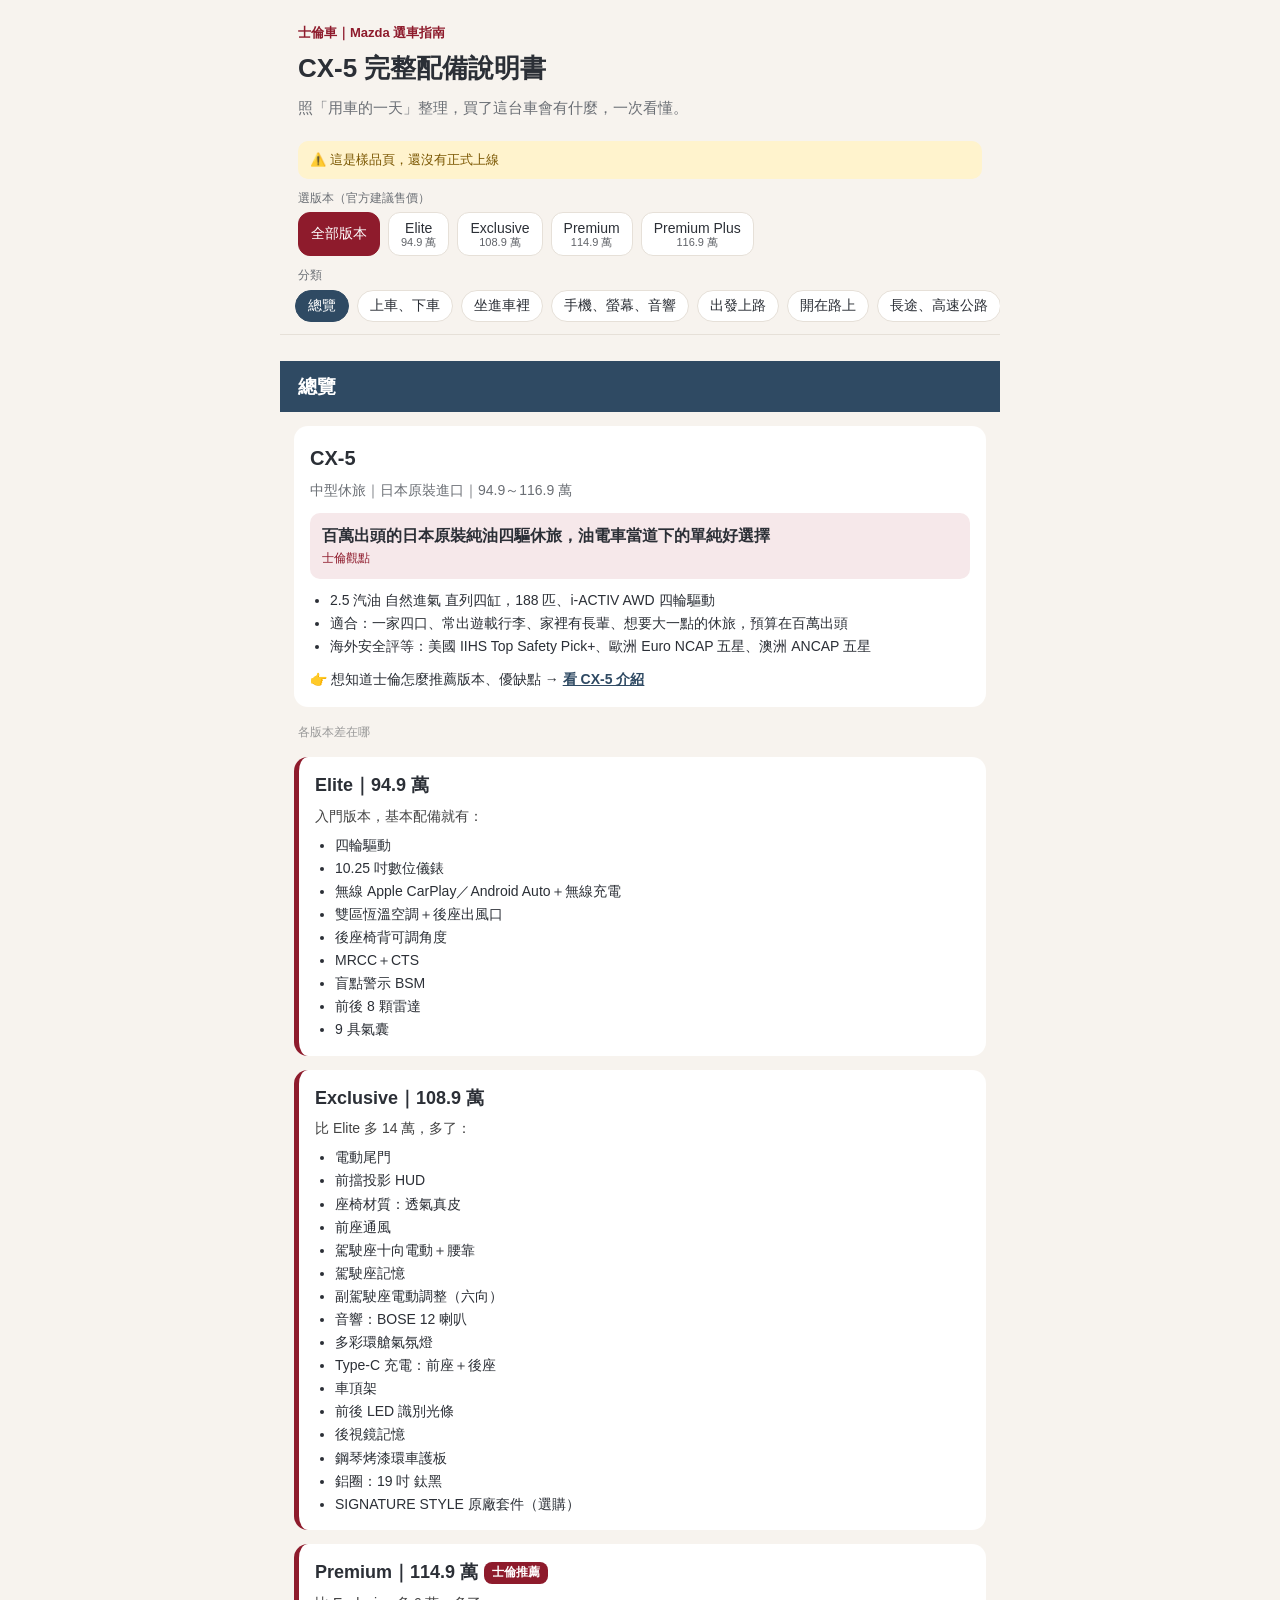
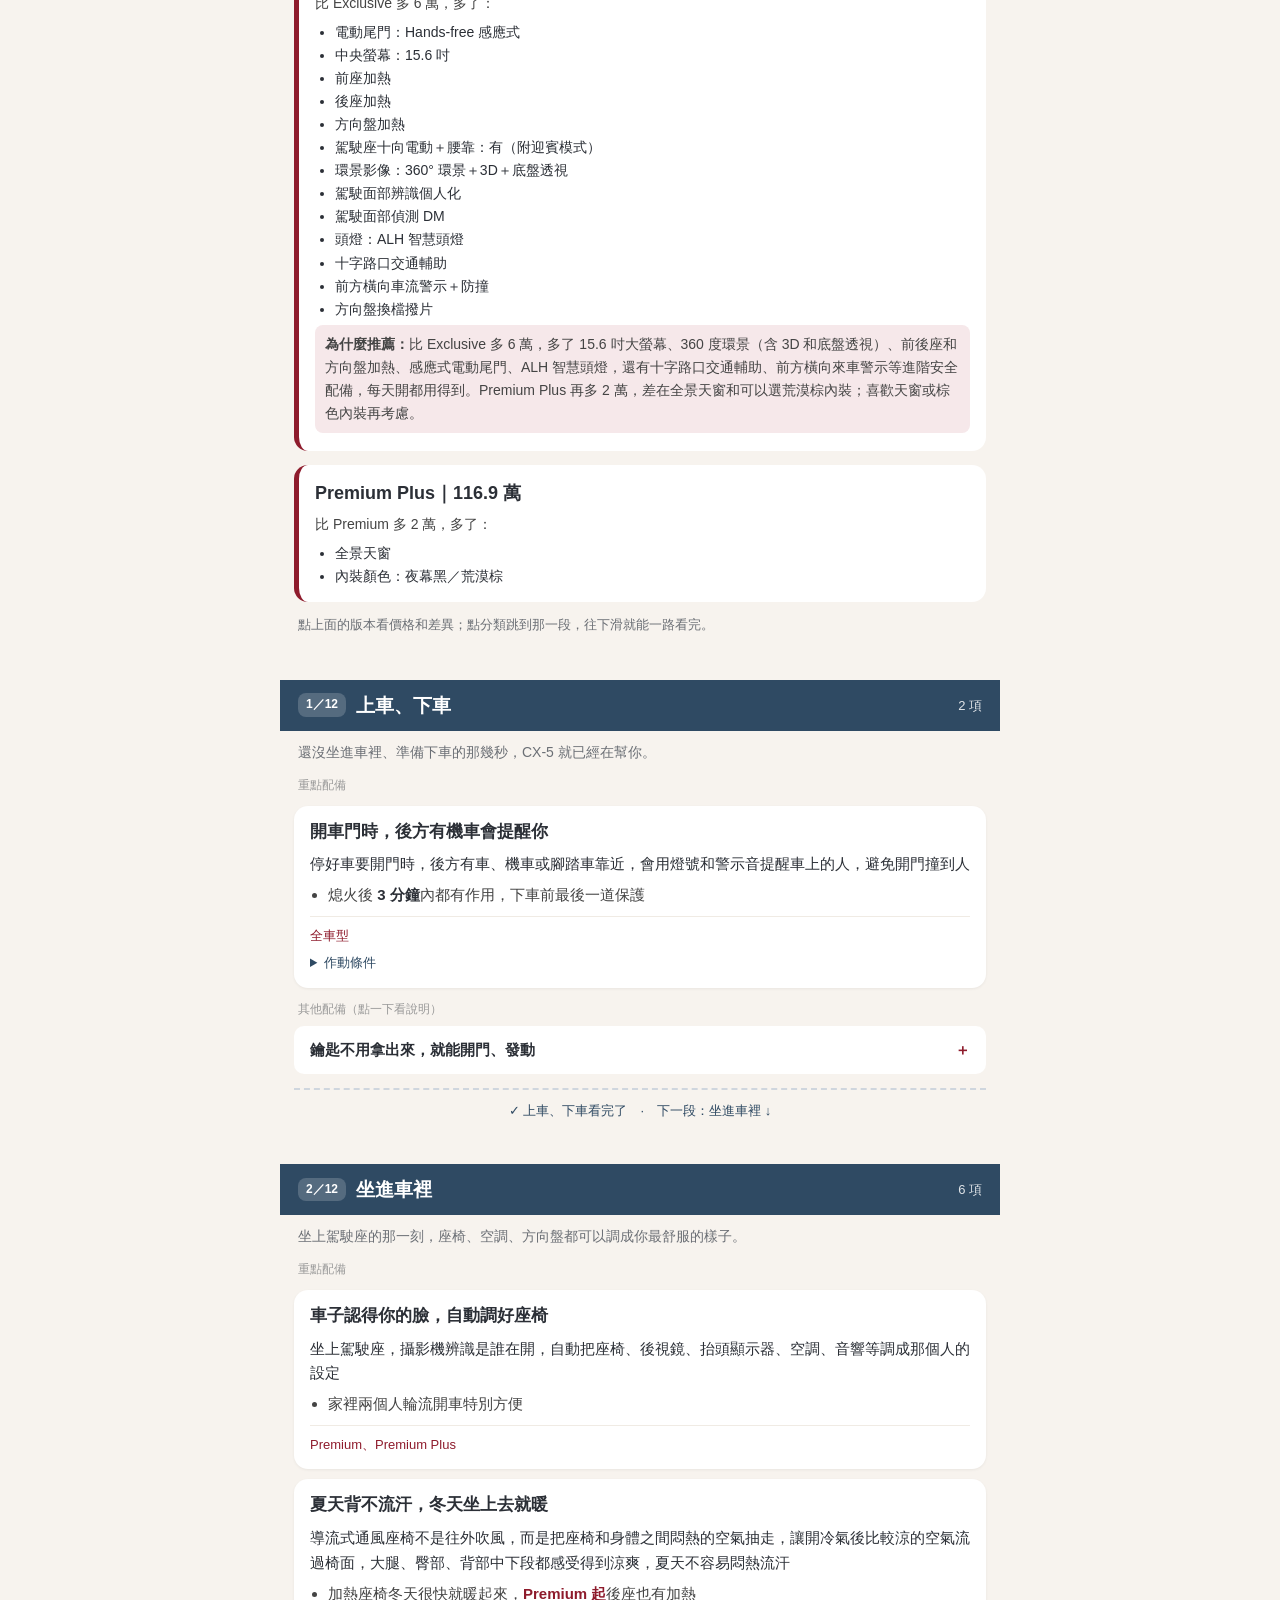
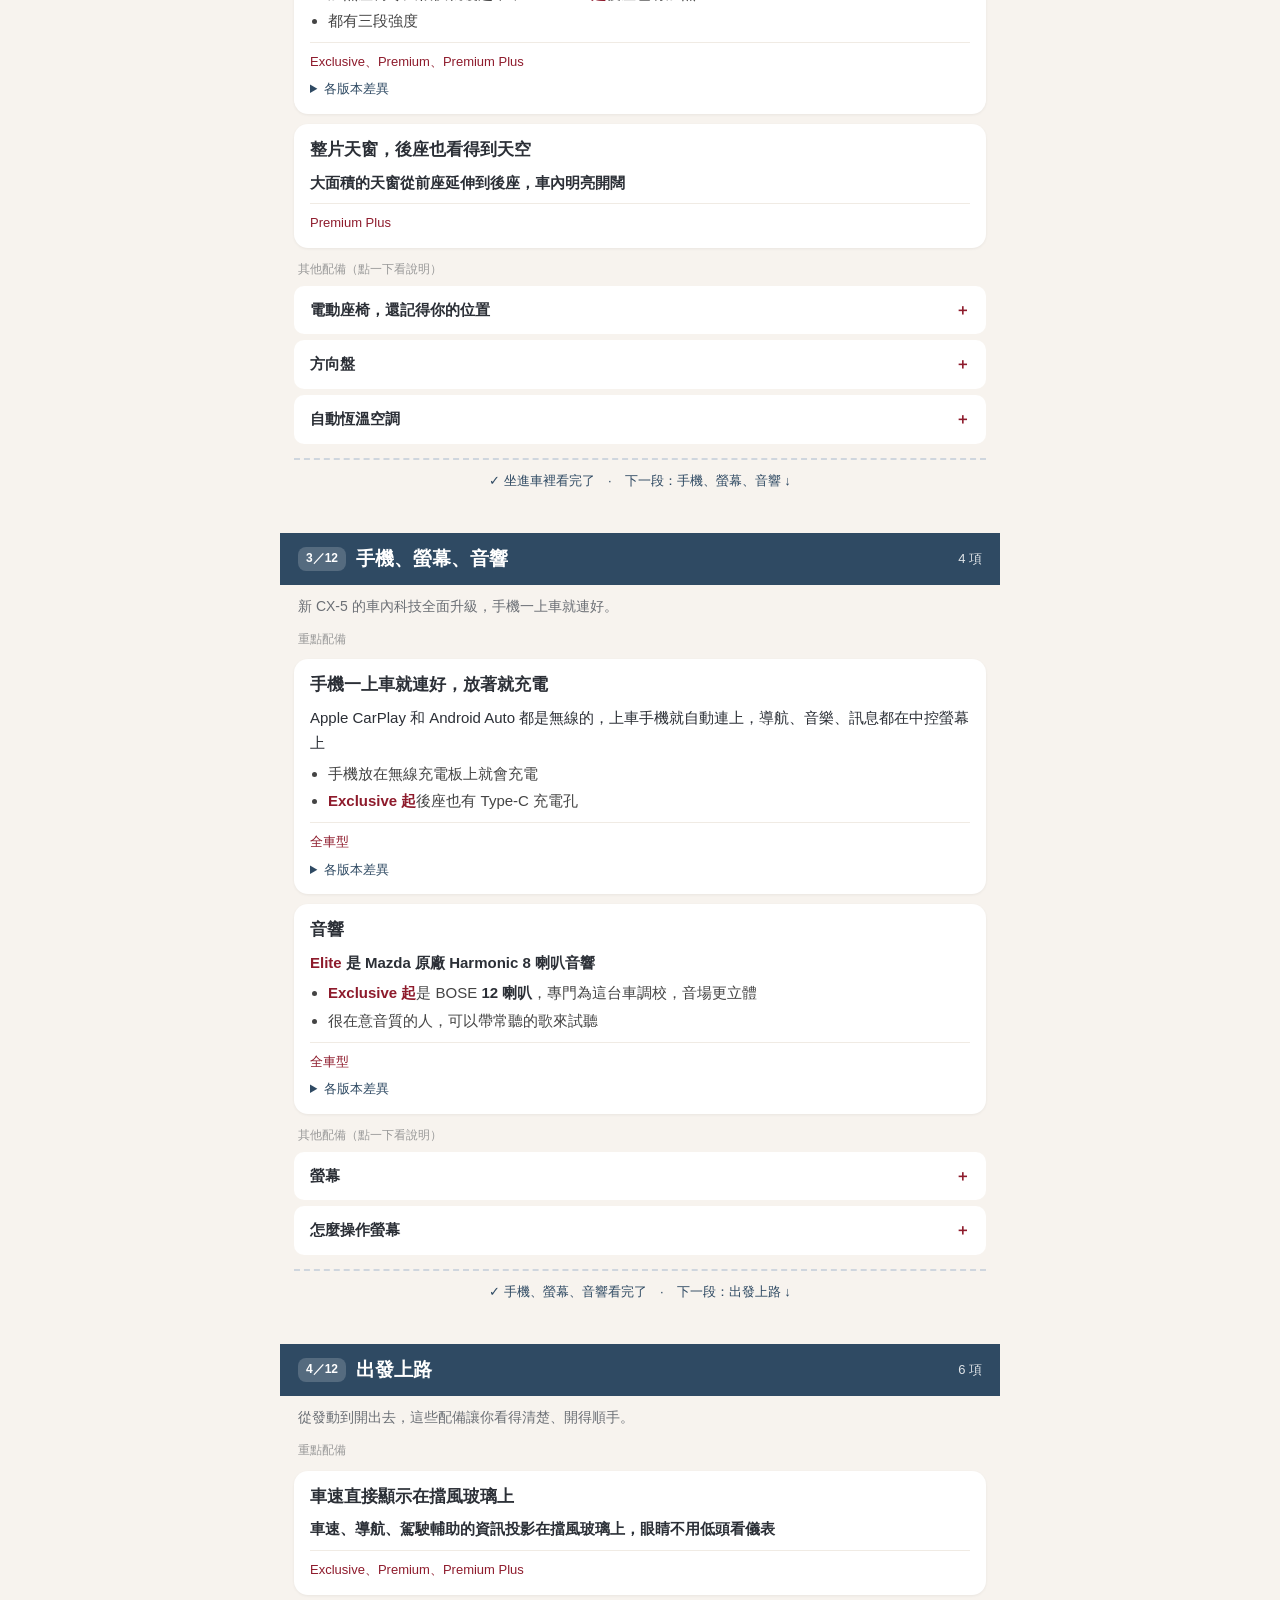
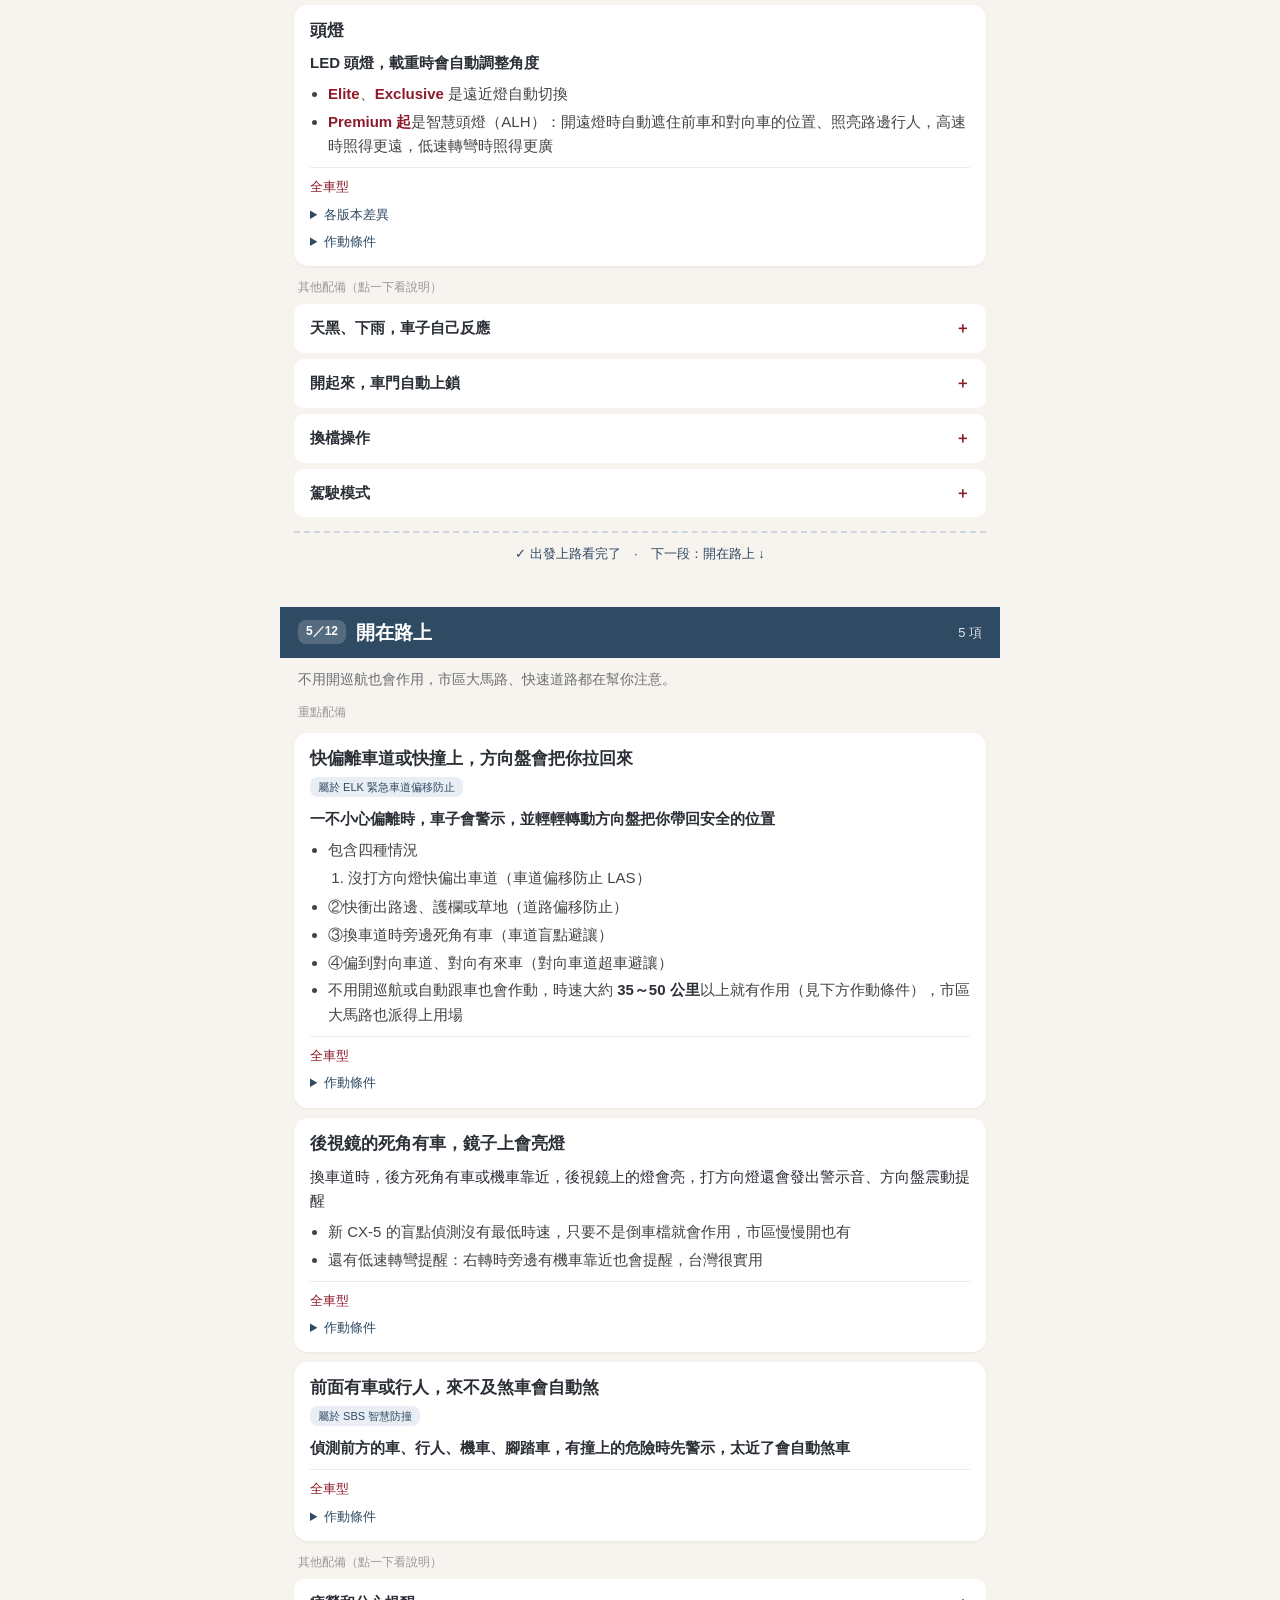
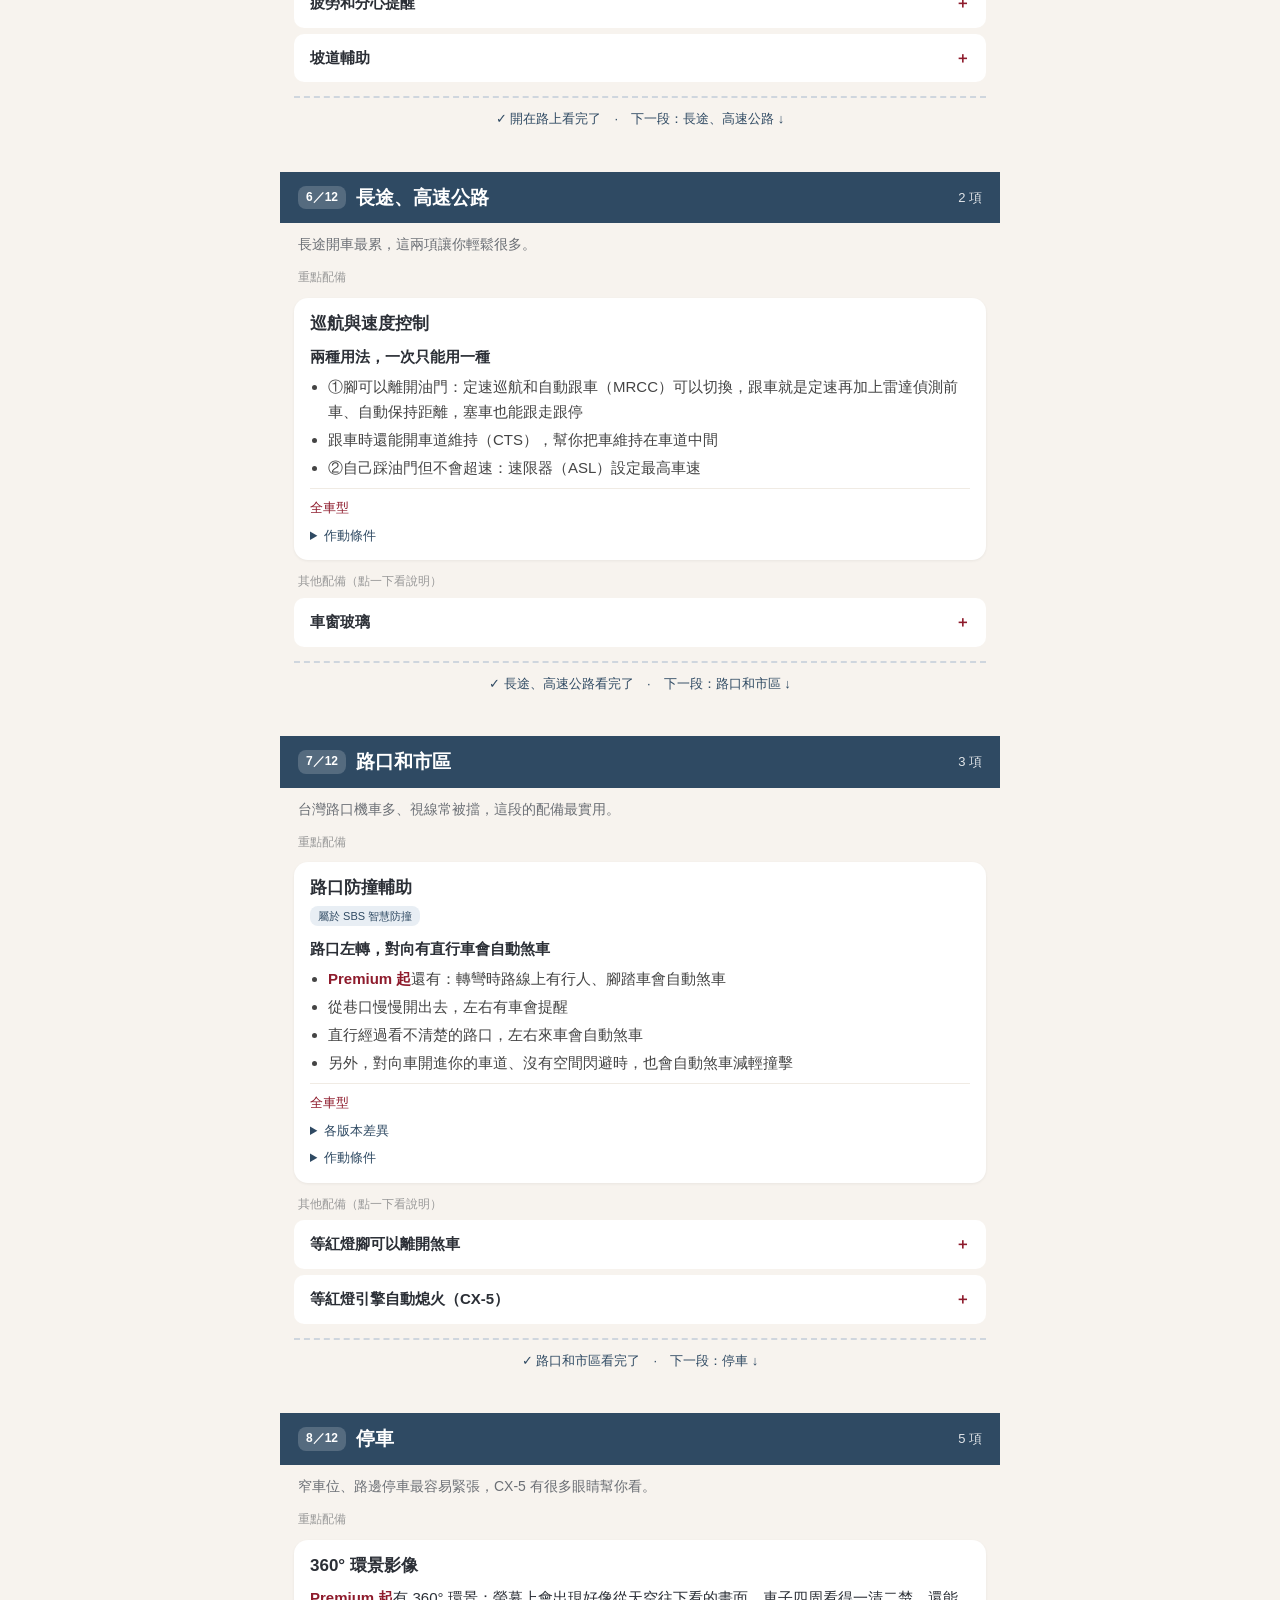
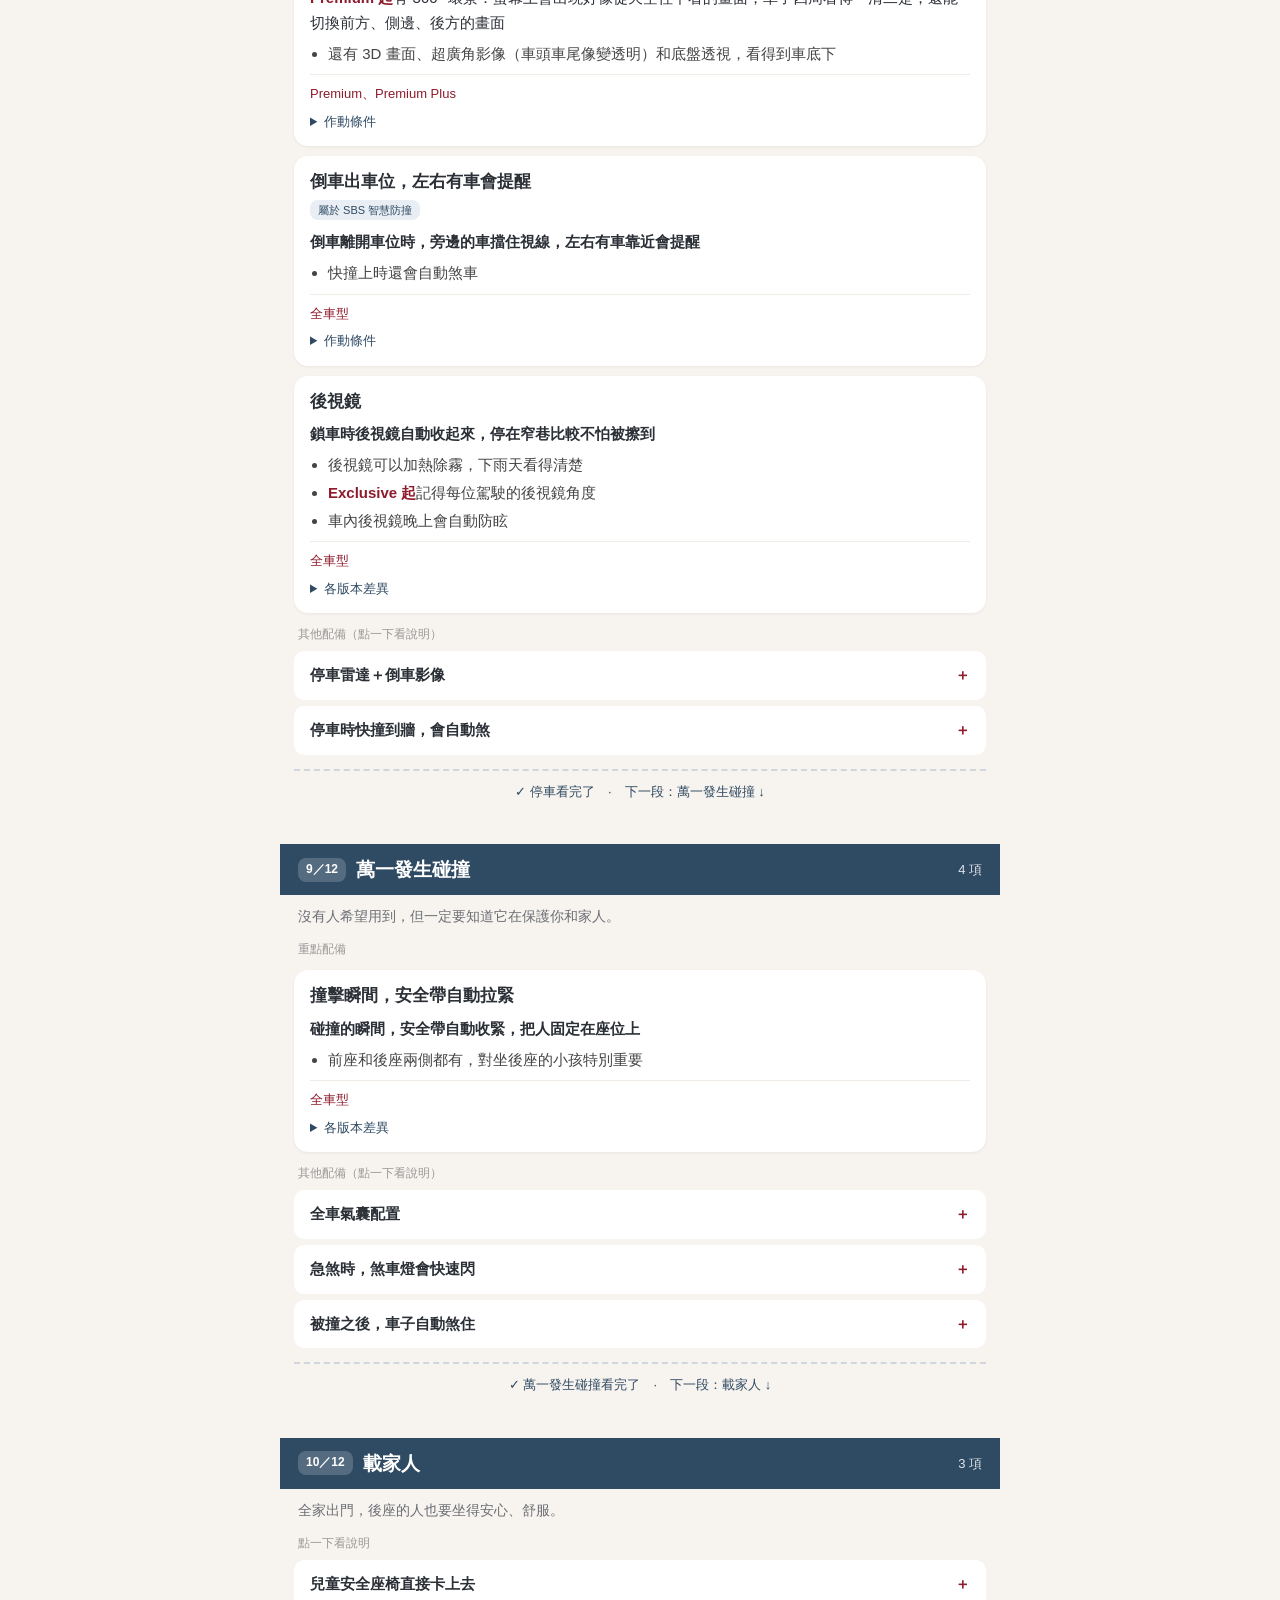
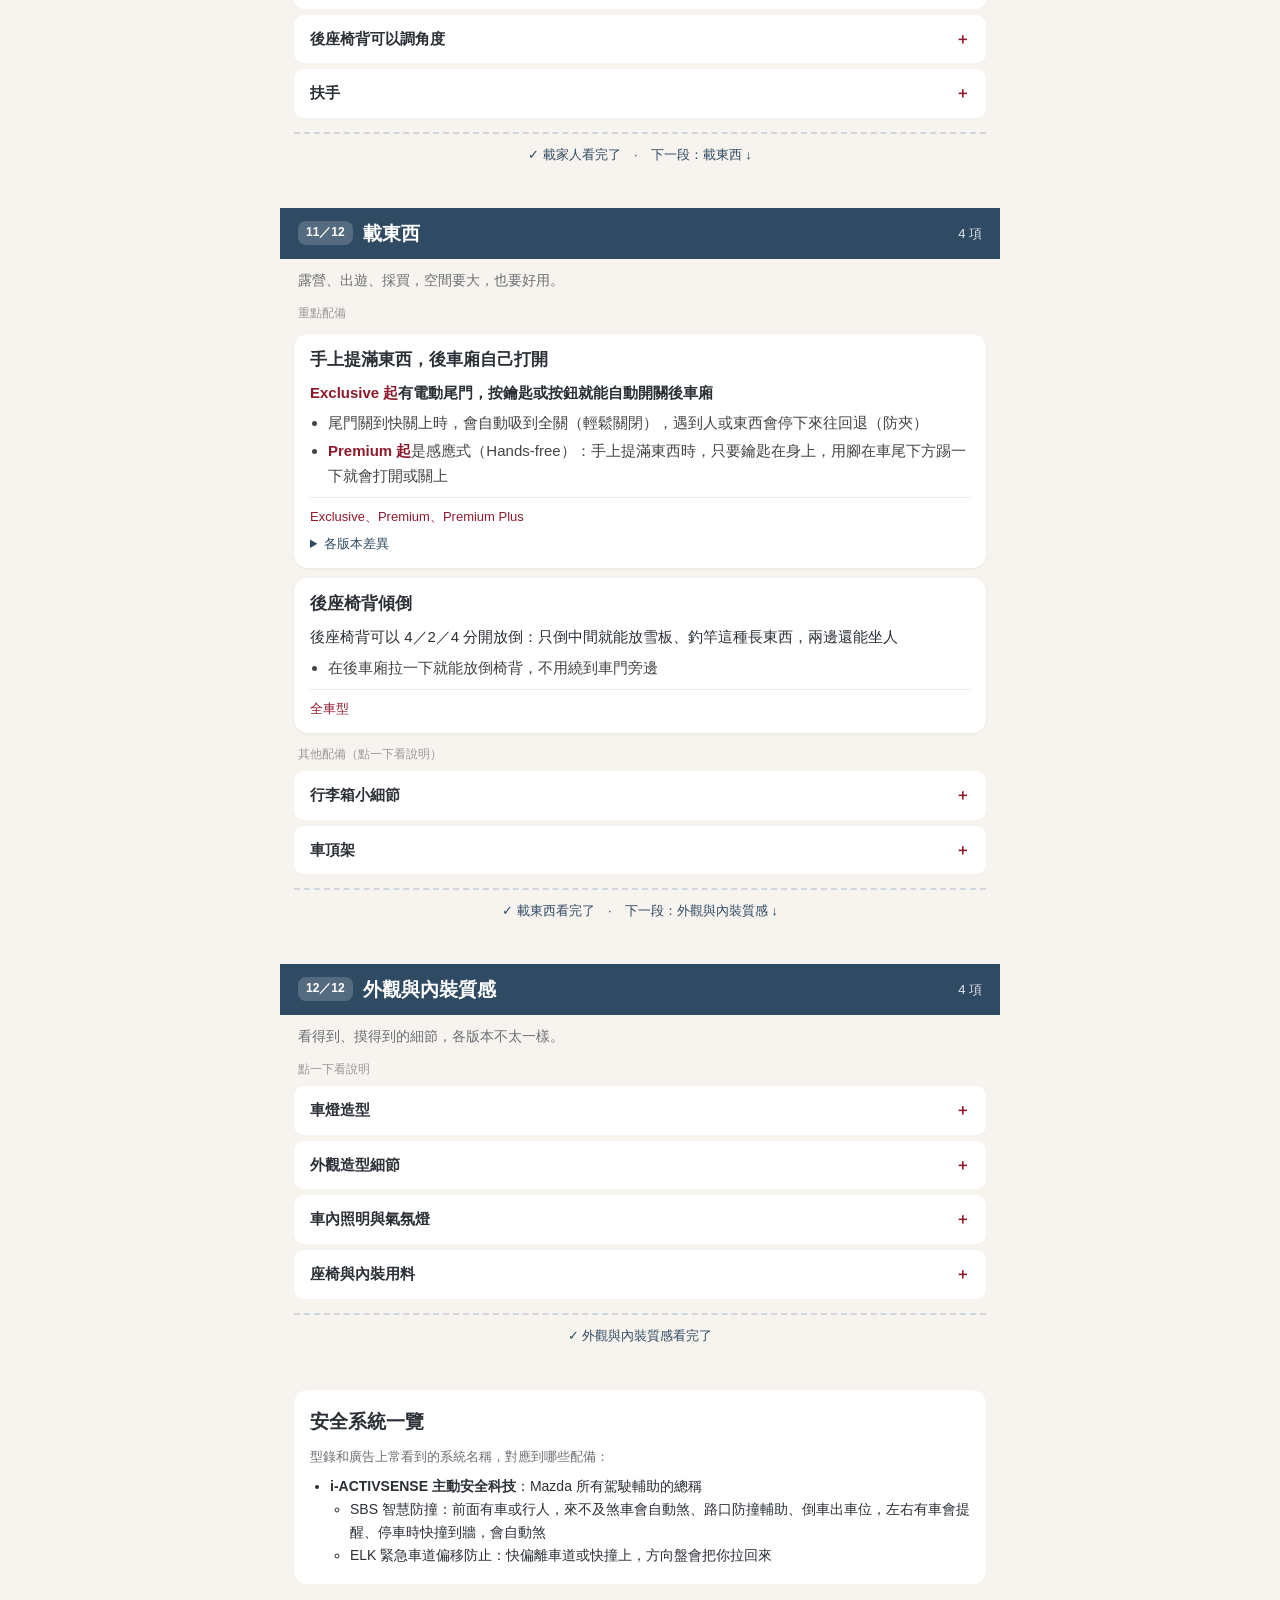
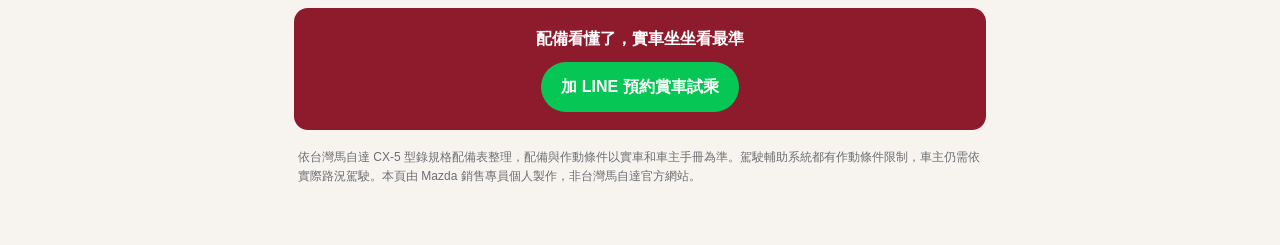
<file: preview/equipment/cx5.html>
<!doctype html><html lang="zh-Hant"><head><meta charset="utf-8">
<meta name="viewport" content="width=device-width,initial-scale=1"><meta name="robots" content="noindex">
<title>CX-5 完整配備說明書｜士倫車</title>
<style>
:root{--red:#8e1b2c;--navy:#2f4a63;--ink:#2b2f36;--muted:#6b6f75;--bg:#f7f3ee;--line:#e6e0d8}
*{box-sizing:border-box}body{margin:0;background:var(--bg);color:var(--ink);font-family:-apple-system,'PingFang TC','Noto Sans TC',sans-serif;line-height:1.65}
.wrap{max-width:720px;margin:0 auto;padding:0 0 40px}
header{padding:22px 18px 8px}.brand{font-size:13px;color:var(--red);font-weight:600}
h1{font-size:26px;margin:4px 0 6px}.lead{color:var(--muted);font-size:15px;margin:0}
.sample{margin:12px 18px 0;padding:8px 12px;border-radius:10px;background:#fff3cd;color:#7a5600;font-size:13px}
.bar{position:sticky;top:0;z-index:5;background:var(--bg);padding:10px 0 8px;border-bottom:1px solid var(--line)}
.lbl{font-size:12px;color:var(--muted);padding:0 18px;margin-bottom:4px}
.chips{display:flex;gap:8px;overflow-x:auto;padding:0 18px 4px;scrollbar-width:none}.chips::-webkit-scrollbar{display:none}
.chip{flex:none;border:1px solid var(--line);background:#fff;border-radius:999px;padding:6px 12px;font-size:14px;color:var(--ink);cursor:pointer;white-space:nowrap}
.chip.on{background:var(--red);border-color:var(--red);color:#fff}
#nav .chip.here{background:var(--navy);border-color:var(--navy);color:#fff}
.chip small{display:block;font-size:11px;opacity:.75;line-height:1.2}
#trims .chip{border-radius:12px;padding:5px 12px;min-height:44px}
.scene{padding:0 0 6px;margin-top:26px}.band{display:flex;align-items:center;gap:10px;background:var(--navy);color:#fff;padding:10px 18px;font-size:19px;font-weight:700}.band em{font-style:normal;font-size:12px;background:rgba(255,255,255,.18);border-radius:8px;padding:2px 8px;font-weight:600}.band i{margin-left:auto;font-style:normal;font-size:13px;font-weight:400;opacity:.85}.scene .hook{margin-top:10px}.endline{margin:14px 14px 0;padding:10px 12px;border-top:2px dashed #cfd6de;color:var(--navy);font-size:13px;text-align:center}.sn{font-size:12px;color:var(--navy);font-weight:700;padding:0 18px}
h2{font-size:22px;margin:2px 18px 4px}.hook{margin:0 18px 6px;color:var(--muted);font-size:14px}
.sec{font-size:12px;color:#999;margin:12px 18px 4px}
.card{background:#fff;margin:10px 14px;border-radius:14px;padding:14px 16px;box-shadow:0 1px 3px rgba(0,0,0,.06)}
.t{font-size:17px;font-weight:700;line-height:1.45}.tag{display:inline-block;font-size:11px;color:var(--navy);background:#e8eef4;border-radius:8px;padding:1px 8px;margin-top:5px}
.d{font-size:15px;margin:8px 0;color:#444}.lead2{margin:0 0 6px;font-weight:600;color:var(--ink)}.lead2.long{font-weight:400}.pts{margin:0;padding-left:18px}.pts>li{margin:3px 0}.sub{margin:4px 0;padding-left:20px}.sub li{margin:2px 0}.v{color:var(--red);font-weight:600}.d b{color:var(--ink)}
.ver{font-size:13px;color:var(--red);border-top:1px solid #f0ebe4;padding-top:8px;margin-top:6px}
.ver small{display:block;color:var(--muted)}
details.more{margin-top:6px;font-size:13px;color:var(--muted)}details.more summary{cursor:pointer;color:var(--navy)}
details.more ul{margin:6px 0 0;padding-left:18px}
details.line{background:#fff;margin:6px 14px;border-radius:10px;padding:12px 16px}
details.line>summary{list-style:none;display:flex;justify-content:space-between;gap:10px;font-size:15px;font-weight:600;cursor:pointer}
details.line>summary::-webkit-details-marker{display:none}details.line>summary::after{content:"＋";color:var(--red)}details.line[open]>summary::after{content:"－"}
.sum{margin:14px 14px 0;background:#fff;border-radius:14px;padding:14px 16px;border-left:5px solid var(--red)}.sum h3{margin:0 0 4px;font-size:18px}.sum p{margin:4px 0;font-size:14px;color:#444}.sum ul{margin:6px 0 0;padding-left:20px;font-size:14px}.rec{display:inline-block;font-size:12px;background:var(--red);color:#fff;border-radius:8px;padding:1px 8px;margin-left:6px;vertical-align:2px}.why{background:#f6e8ea;border-radius:8px;padding:8px 10px;margin-top:8px}
.pager{display:flex;gap:10px;margin:22px 14px 0}.pager button{flex:1;border:0;border-radius:12px;padding:14px 10px;font-size:15px;font-weight:700;cursor:pointer}.pager .prev{flex:.6;background:#fff;color:var(--navy);border:1px solid var(--line)}.pager .next{background:var(--navy);color:#fff}.pager .end{background:#06c755;color:#fff}
.ov{margin:14px 14px 0;background:#fff;border-radius:14px;padding:16px}.ov h2{margin:0 0 4px;font-size:20px}.ov .meta{color:var(--muted);font-size:14px}.ov .quote{margin:10px 0;padding:10px 12px;background:#f6e8ea;border-radius:10px;font-weight:600}.ov .by{font-size:12px;color:var(--red);font-weight:400}.ov ul{margin:6px 0 0;padding-left:20px;font-size:14px}.ov a{color:var(--navy);font-weight:600}.hint{margin:12px 18px;color:var(--muted);font-size:13px}
.empty{margin:10px 18px;color:var(--muted);font-size:14px}
.sys{margin:28px 14px 0;background:#fff;border-radius:14px;padding:16px}.sys h2{margin:0 0 8px;font-size:19px}.sys ul{margin:0;padding-left:20px;font-size:14px}
.cta{margin:24px 14px 0;background:var(--red);color:#fff;border-radius:14px;padding:18px;text-align:center}
.cta a{display:inline-block;margin-top:10px;background:#06c755;color:#fff;text-decoration:none;font-weight:700;padding:12px 20px;border-radius:999px}
.fine{font-size:12px;color:var(--muted);margin:18px;line-height:1.6}
</style></head><body><div class="wrap">
<header><div class="brand">士倫車｜Mazda 選車指南</div><h1>CX-5 完整配備說明書</h1>
<p class="lead">照「用車的一天」整理，買了這台車會有什麼，一次看懂。</p></header>
<div class="sample">⚠️ 這是樣品頁，還沒有正式上線</div>
<div class="bar"><div class="lbl">選版本（官方建議售價）</div><div class="chips" id="trims"></div>
<div class="lbl" style="margin-top:6px">分類</div><div class="chips" id="nav"></div></div>
<main id="main"></main>
<div class="cta"><b>配備看懂了，實車坐坐看最準</b><br><a id="line" href="#">加 LINE 預約賞車試乘</a></div>
<p class="fine">依台灣馬自達 CX-5 型錄規格配備表整理，配備與作動條件以實車和車主手冊為準。駕駛輔助系統都有作動條件限制，車主仍需依實際路況駕駛。本頁由 Mazda 銷售專員個人製作，非台灣馬自達官方網站。</p>
</div>
<script>
const D={"車款": "CX-5", "版本": ["Elite", "Exclusive", "Premium", "Premium Plus"], "售價": ["94.9 萬", "108.9 萬", "114.9 萬", "116.9 萬"], "車身": ["休旅", "休旅", "休旅", "休旅"], "摘要": [{"開頭": "入門版本，基本配備就有：", "清單": ["四輪驅動", "10.25 吋數位儀錶", "無線 Apple CarPlay／Android Auto＋無線充電", "雙區恆溫空調＋後座出風口", "後座椅背可調角度", "MRCC＋CTS", "盲點警示 BSM", "前後 8 顆雷達", "9 具氣囊"]}, {"開頭": "比 Elite 多 14 萬，多了：", "清單": ["電動尾門", "前擋投影 HUD", "座椅材質：透氣真皮", "前座通風", "駕駛座十向電動＋腰靠", "駕駛座記憶", "副駕駛座電動調整（六向）", "音響：BOSE 12 喇叭", "多彩環艙氣氛燈", "Type-C 充電：前座＋後座", "車頂架", "前後 LED 識別光條", "後視鏡記憶", "鋼琴烤漆環車護板", "鋁圈：19 吋 鈦黑", "SIGNATURE STYLE 原廠套件（選購）"]}, {"開頭": "比 Exclusive 多 6 萬，多了：", "清單": ["電動尾門：Hands-free 感應式", "中央螢幕：15.6 吋", "前座加熱", "後座加熱", "方向盤加熱", "駕駛座十向電動＋腰靠：有（附迎賓模式）", "環景影像：360° 環景＋3D＋底盤透視", "駕駛面部辨識個人化", "駕駛面部偵測 DM", "頭燈：ALH 智慧頭燈", "十字路口交通輔助", "前方橫向車流警示＋防撞", "方向盤換檔撥片"]}, {"開頭": "比 Premium 多 2 萬，多了：", "清單": ["全景天窗", "內裝顏色：夜幕黑／荒漠棕"]}], "推薦": [2], "推薦理由": "比 Exclusive 多 6 萬，多了 15.6 吋大螢幕、360 度環景（含 3D 和底盤透視）、前後座和方向盤加熱、感應式電動尾門、ALH 智慧頭燈，還有十字路口交通輔助、前方橫向來車警示等進階安全配備，每天開都用得到。Premium Plus 再多 2 萬，差在全景天窗和可以選荒漠棕內裝；喜歡天窗或棕色內裝再考慮。", "總覽": {"分類": "中型休旅", "價格": "94.9～116.9 萬", "一句話": "百萬出頭的日本原裝純油四驅休旅，油電車當道下的單純好選擇", "適合": ["一家四口、常出遊載行李：後車廂 466 L，後座可以 4／2／4 分開倒", "家裡有長輩：座椅高度好上下車，新一代的後門開口也加大了", "想要大一點的休旅，預算在百萬出頭"], "動力": "2.5 汽油 自然進氣 直列四缸，188 匹", "驅動": "i-ACTIV AWD 四輪驅動", "產地": "日本原裝進口", "評等": ["美國 IIHS Top Safety Pick+", "歐洲 Euro NCAP 五星", "澳洲 ANCAP 五星"]}, "id": "cx5", "情境": ["上車、下車", "坐進車裡", "手機、螢幕、音響", "出發上路", "開在路上", "長途、高速公路", "路口和市區", "停車", "萬一發生碰撞", "載家人", "載東西", "外觀與內裝質感"], "開場": {"上車、下車": "還沒坐進車裡、準備下車的那幾秒，CX-5 就已經在幫你。", "坐進車裡": "坐上駕駛座的那一刻，座椅、空調、方向盤都可以調成你最舒服的樣子。", "手機、螢幕、音響": "新 CX-5 的車內科技全面升級，手機一上車就連好。", "出發上路": "從發動到開出去，這些配備讓你看得清楚、開得順手。", "開在路上": "不用開巡航也會作用，市區大馬路、快速道路都在幫你注意。", "長途、高速公路": "長途開車最累，這兩項讓你輕鬆很多。", "路口和市區": "台灣路口機車多、視線常被擋，這段的配備最實用。", "停車": "窄車位、路邊停車最容易緊張，CX-5 有很多眼睛幫你看。", "萬一發生碰撞": "沒有人希望用到，但一定要知道它在保護你和家人。", "載家人": "全家出門，後座的人也要坐得安心、舒服。", "載東西": "露營、出遊、採買，空間要大，也要好用。", "外觀與內裝質感": "看得到、摸得到的細節，各版本不太一樣。"}, "items": [{"編號": 1, "情境": "上車、下車", "層級": "一句話", "標題": "鑰匙不用拿出來，就能開門、發動", "標籤": "", "說明": "鑰匙放在口袋或包包裡，按車門把手上的按鈕就能解鎖、上鎖；坐上車踩煞車、按啟動鈕就能發動。", "版本": [0, 1, 2, 3], "細節": [{"名稱": "Smart Keyless 免鑰匙感應系統", "版本": [0, 1, 2, 3], "附註": {}, "選配": false}, {"名稱": "Push Start 引擎啟動鈕", "版本": [0, 1, 2, 3], "附註": {}, "選配": false}], "作動": []}, {"編號": 2, "情境": "上車、下車", "層級": "卡片", "標題": "開車門時，後方有機車會提醒你", "標籤": "", "說明": "停好車要開門時，後方有車、機車或腳踏車靠近，會用燈號和警示音提醒車上的人，避免開門撞到人。熄火後 3 分鐘內都有作用，下車前最後一道保護。", "版本": [0, 1, 2, 3], "細節": [{"名稱": "離車警示輔助功能", "版本": [0, 1, 2, 3], "附註": {}, "選配": false}], "作動": [{"功能": "離車警示", "條件": "車輛靜止，熄火或開電後 3 分鐘內"}]}, {"編號": 3, "情境": "坐進車裡", "層級": "卡片", "標題": "車子認得你的臉，自動調好座椅", "標籤": "", "說明": "坐上駕駛座，攝影機辨識是誰在開，自動把座椅、後視鏡、抬頭顯示器、空調、音響等調成那個人的設定。家裡兩個人輪流開車特別方便。", "版本": [2, 3], "細節": [{"名稱": "Driver Personalization System 駕駛面部辨識個人化系統", "版本": [2, 3], "附註": {}, "選配": false}], "作動": []}, {"編號": 4, "情境": "坐進車裡", "層級": "一句話", "標題": "電動座椅，還記得你的位置", "標籤": "", "說明": "用按鈕調整座椅前後、高低、角度和腰部支撐；記憶功能讓輪流開車的家人按一下就回到自己的位置。Premium 起還有迎賓模式：上下車時座椅自動往後退，進出更輕鬆。", "版本": [1, 2, 3], "細節": [{"名稱": "駕駛座十向電動調整含電動腰靠調整功能", "版本": [1, 2, 3], "附註": {"2": "附迎賓模式", "3": "附迎賓模式"}, "選配": false}, {"名稱": "駕駛座電動座椅記憶功能", "版本": [1, 2, 3], "附註": {}, "選配": false}, {"名稱": "副駕駛座六向電動調整功能", "版本": [1, 2, 3], "附註": {}, "選配": false}], "作動": []}, {"編號": 5, "情境": "坐進車裡", "層級": "卡片", "標題": "夏天背不流汗，冬天坐上去就暖", "標籤": "", "說明": "導流式通風座椅不是往外吹風，而是把座椅和身體之間悶熱的空氣抽走，讓開冷氣後比較涼的空氣流過椅面，大腿、臀部、背部中下段都感受得到涼爽，夏天不容易悶熱流汗。加熱座椅冬天很快就暖起來，Premium 起後座也有加熱。都有三段強度。", "版本": [1, 2, 3], "細節": [{"名稱": "智慧型雙前座三段式導流通風座椅", "版本": [1, 2, 3], "附註": {}, "選配": false}, {"名稱": "智慧型雙前座三段式加熱座椅", "版本": [2, 3], "附註": {}, "選配": false}, {"名稱": "雙後座三段式加熱座椅", "版本": [2, 3], "附註": {}, "選配": false}], "作動": []}, {"編號": 6, "情境": "坐進車裡", "層級": "一句話", "標題": "方向盤", "標籤": "", "說明": "方向盤可以上下、前後調整，找到最適合的開車姿勢；用皮革包覆，Premium 起有方向盤加熱，冬天早上握起來不冰。", "版本": [0, 1, 2, 3], "細節": [{"名稱": "四向可調式方向盤", "版本": [0, 1, 2, 3], "附註": {}, "選配": false}, {"名稱": "真皮包覆方向盤", "版本": [0, 1, 2, 3], "附註": {"2": "附加熱功能", "3": "附加熱功能"}, "選配": false}], "作動": []}, {"編號": 7, "情境": "坐進車裡", "層級": "一句話", "標題": "自動恆溫空調", "標籤": "", "說明": "前座雙區恆溫，駕駛和副駕駛可以各自設定溫度；後座也有出風口，夏天後座不會悶熱。", "版本": [0, 1, 2, 3], "細節": [{"名稱": "雙區獨立恆溫空調系統", "版本": [0, 1, 2, 3], "附註": {}, "選配": false}, {"名稱": "後座空調出風口", "版本": [0, 1, 2, 3], "附註": {}, "選配": false}], "作動": []}, {"編號": 8, "情境": "坐進車裡", "層級": "卡片", "標題": "整片天窗，後座也看得到天空", "標籤": "", "說明": "大面積的天窗從前座延伸到後座，車內明亮開闊。", "版本": [3], "細節": [{"名稱": "雙模式大型全景天窗", "版本": [3], "附註": {}, "選配": false}], "作動": []}, {"編號": 9, "情境": "手機、螢幕、音響", "層級": "卡片", "標題": "手機一上車就連好，放著就充電", "標籤": "", "說明": "Apple CarPlay 和 Android Auto 都是無線的，上車手機就自動連上，導航、音樂、訊息都在中控螢幕上；手機放在無線充電板上就會充電。Exclusive 起後座也有 Type-C 充電孔。", "版本": [0, 1, 2, 3], "細節": [{"名稱": "藍牙 / USB 輸入介面", "版本": [0, 1, 2, 3], "附註": {}, "選配": false}, {"名稱": "Type-C USB 充電功能", "版本": [0, 1, 2, 3], "附註": {"0": "前", "1": "前/後", "2": "前/後", "3": "前/後"}, "選配": false}, {"名稱": "無線充電裝置", "版本": [0, 1, 2, 3], "附註": {}, "選配": false}], "作動": []}, {"編號": 10, "情境": "手機、螢幕、音響", "層級": "一句話", "標題": "螢幕", "標籤": "", "說明": "10.25 吋全數位儀表，可以切換顯示的資訊；中控螢幕 Elite、Exclusive 是 12.9 吋，Premium 起是 15.6 吋大螢幕。", "版本": [0, 1, 2, 3], "細節": [{"名稱": "10.25 吋全數位多功能儀錶", "版本": [0, 1, 2, 3], "附註": {}, "選配": false}, {"名稱": "12.9 吋中央資訊顯示幕", "版本": [0, 1], "附註": {}, "選配": false}, {"名稱": "15.6 吋中央資訊顯示幕", "版本": [2, 3], "附註": {}, "選配": false}], "作動": []}, {"編號": 11, "情境": "手機、螢幕、音響", "層級": "一句話", "標題": "怎麼操作螢幕", "標籤": "", "說明": "新 CX-5 以觸控螢幕為主，沒有旋鈕；方向盤按鍵做得更完整：不同功能的按鍵形狀和觸感不一樣，眼睛不用離開路面也摸得出來，還支援滑動和輕觸操作。", "版本": [0, 1, 2, 3], "細節": [{"名稱": "方向盤多功能控制鍵", "版本": [0, 1, 2, 3], "附註": {}, "選配": false}], "作動": []}, {"編號": 12, "情境": "手機、螢幕、音響", "層級": "卡片", "標題": "音響", "標籤": "", "說明": "Elite 是 Mazda 原廠 Harmonic 8 喇叭音響；Exclusive 起是 BOSE 12 喇叭，專門為這台車調校，音場更立體。很在意音質的人，可以帶常聽的歌來試聽。", "版本": [0, 1, 2, 3], "細節": [{"名稱": "Mazda Harmonic Acoustics 環場聲學音響系統", "版本": [0], "附註": {}, "選配": false}, {"名稱": "BOSE® 環繞音響系統", "版本": [1, 2, 3], "附註": {}, "選配": false}], "作動": []}, {"編號": 14, "情境": "出發上路", "層級": "卡片", "標題": "車速直接顯示在擋風玻璃上", "標籤": "", "說明": "車速、導航、駕駛輔助的資訊投影在擋風玻璃上，眼睛不用低頭看儀表。", "版本": [1, 2, 3], "細節": [{"名稱": "Windshield HUD 大型前擋投影式全彩抬頭顯示器", "版本": [1, 2, 3], "附註": {}, "選配": false}], "作動": []}, {"編號": 15, "情境": "出發上路", "層級": "一句話", "標題": "天黑、下雨，車子自己反應", "標籤": "", "說明": "下雨時雨刷自動開啟、調整速度；天黑、進隧道或地下室，頭燈自動打開。頭燈怎麼照，請看「頭燈」。", "版本": [0, 1, 2, 3], "細節": [{"名稱": "雨滴感應式雨刷", "版本": [0, 1, 2, 3], "附註": {}, "選配": false}, {"名稱": "光感應自動啟閉頭燈", "版本": [0, 1, 2, 3], "附註": {}, "選配": false}], "作動": []}, {"編號": 16, "情境": "出發上路", "層級": "卡片", "標題": "頭燈", "標籤": "", "說明": "LED 頭燈，載重時會自動調整角度。Elite、Exclusive 是遠近燈自動切換；Premium 起是智慧頭燈（ALH）：開遠燈時自動遮住前車和對向車的位置、照亮路邊行人，高速時照得更遠，低速轉彎時照得更廣。", "版本": [0, 1, 2, 3], "細節": [{"名稱": "LED 頭燈 (附自動水平調整功能)", "版本": [0, 1, 2, 3], "附註": {}, "選配": false}, {"名稱": "進階型智慧頭燈附行人標記功能 (ALH)", "版本": [2, 3], "附註": {}, "選配": false}, {"名稱": "遠近光燈自動調節系統 (HBC)", "版本": [0, 1], "附註": {}, "選配": false}], "作動": [{"功能": "ALH 智慧頭燈", "條件": "防眩遠光約 30 km/h 以上；行人標記 20～80 km/h；高速模式 105 km/h 以上；廣角近光 40 km/h 以下"}]}, {"編號": 17, "情境": "出發上路", "層級": "一句話", "標題": "開起來，車門自動上鎖", "標籤": "", "說明": "車速超過一定速度，車門自動上鎖，後座小孩不會在行駛中誤開車門。", "版本": [0, 1, 2, 3], "細節": [{"名稱": "車速感應式車門自動上鎖功能", "版本": [0, 1, 2, 3], "附註": {}, "選配": false}], "作動": []}, {"編號": 18, "情境": "出發上路", "層級": "一句話", "標題": "換檔操作", "標籤": "", "說明": "Premium 起方向盤後面有換檔撥片，下長坡想用引擎煞車、或想開得有樂趣時很好用。", "版本": [2, 3], "細節": [{"名稱": "方向盤換檔快撥片", "版本": [2, 3], "附註": {}, "選配": false}], "作動": []}, {"編號": 19, "情境": "出發上路", "層級": "一句話", "標題": "駕駛模式", "標籤": "", "說明": "Mi-Drive 智慧駕駛模式：NORMAL（日常）、SPORT（運動）、OFF-ROAD（越野）。越野模式會調整動力和四輪驅動的分配，碎石、泥巴路比較穩。", "版本": [0, 1, 2, 3], "細節": [], "作動": []}, {"編號": 20, "情境": "開在路上", "層級": "卡片", "標題": "快偏離車道或快撞上，方向盤會把你拉回來", "標籤": "屬於 ELK 緊急車道偏移防止", "說明": "一不小心偏離時，車子會警示，並輕輕轉動方向盤把你帶回安全的位置。包含四種情況：①沒打方向燈快偏出車道（車道偏移防止 LAS）；②快衝出路邊、護欄或草地（道路偏移防止）；③換車道時旁邊死角有車（車道盲點避讓）；④偏到對向車道、對向有來車（對向車道超車避讓）。不用開巡航或自動跟車也會作動，時速大約 35～50 公里以上就有作用（見下方作動條件），市區大馬路也派得上用場。", "版本": [0, 1, 2, 3], "細節": [{"名稱": "車道偏移警示輔助功能 (LDWS)", "版本": [0, 1, 2, 3], "附註": {}, "選配": false}, {"名稱": "車道偏移防止輔助功能 (LAS)", "版本": [0, 1, 2, 3], "附註": {}, "選配": false}, {"名稱": "道路偏移防止輔助功能", "版本": [0, 1, 2, 3], "附註": {}, "選配": false}, {"名稱": "車道盲點避讓輔助功能", "版本": [0, 1, 2, 3], "附註": {}, "選配": false}, {"名稱": "對向車道超車避讓輔助功能", "版本": [0, 1, 2, 3], "附註": {}, "選配": false}, {"名稱": "緊急車道偏移防止輔助系統 (ELK)", "版本": [0, 1, 2, 3], "附註": {}, "選配": false}], "作動": [{"功能": "車道偏移防止（LAS）", "條件": "約 50 km/h 以上（依疲勞狀態最低 40 km/h）"}, {"功能": "道路偏移防止", "條件": "護欄、路緣約 35 km/h 以上；草地、碎石約 50 km/h 以上"}, {"功能": "車道盲點避讓", "條件": "約 40 km/h 以上"}, {"功能": "對向車道超車避讓", "條件": "約 40 km/h 以上"}, {"功能": "車道偏移警示（LDWS）", "條件": "約 50 km/h 以上"}]}, {"編號": 21, "情境": "開在路上", "層級": "卡片", "標題": "後視鏡的死角有車，鏡子上會亮燈", "標籤": "", "說明": "換車道時，後方死角有車或機車靠近，後視鏡上的燈會亮，打方向燈還會發出警示音、方向盤震動提醒。新 CX-5 的盲點偵測沒有最低時速，只要不是倒車檔就會作用，市區慢慢開也有。還有低速轉彎提醒：右轉時旁邊有機車靠近也會提醒，台灣很實用。", "版本": [0, 1, 2, 3], "細節": [{"名稱": "盲點警示輔助系統 (BSM)", "版本": [0, 1, 2, 3], "附註": {}, "選配": false}, {"名稱": "低速轉向盲點警示輔助功能", "版本": [0, 1, 2, 3], "附註": {}, "選配": false}], "作動": [{"功能": "盲點偵測（BSM）", "條件": "行駛中、R 檔以外（沒有最低時速）"}, {"功能": "低速轉向盲點警示", "條件": "約 30 km/h 以下，R 檔以外"}]}, {"編號": 22, "情境": "開在路上", "層級": "卡片", "標題": "前面有車或行人，來不及煞車會自動煞", "標籤": "屬於 SBS 智慧防撞", "說明": "偵測前方的車、行人、機車、腳踏車，有撞上的危險時先警示，太近了會自動煞車。", "版本": [0, 1, 2, 3], "細節": [{"名稱": "前行偵測防撞輔助功能", "版本": [0, 1, 2, 3], "附註": {}, "選配": false}], "作動": [{"功能": "前行防撞（前車／機車）", "條件": "約 4 km/h 以上（含自行車）"}, {"功能": "前行防撞（行人／自行車）", "條件": "約 4～80 km/h（行人）"}]}, {"編號": 23, "情境": "開在路上", "層級": "一句話", "標題": "疲勞和分心提醒", "標籤": "", "說明": "長途開車後，系統判斷你可能累了，會提醒你休息。Premium 起有駕駛面部偵測：用攝影機看你的眼睛和臉，打瞌睡或一直不看前面就會提醒，市區也有用。", "版本": [0, 1, 2, 3], "細節": [{"名稱": "駕駛疲勞警示系統(DAA)", "版本": [0, 1, 2, 3], "附註": {}, "選配": false}, {"名稱": "駕駛面部偵測攝影機 (DM)", "版本": [2, 3], "附註": {}, "選配": false}], "作動": [{"功能": "駕駛疲勞警示（DAA）", "條件": "開車超過 60 分鐘，約 65～140 km/h 超過 20 分鐘"}, {"功能": "駕駛面部偵測（DM）睡意偵測", "條件": "行駛約 20 分鐘以上，約 5 km/h 以上"}, {"功能": "駕駛面部偵測（DM）分心偵測", "條件": "約 20 km/h 以上"}]}, {"編號": 24, "情境": "開在路上", "層級": "一句話", "標題": "坡道輔助", "標籤": "", "說明": "上坡起步時，腳從煞車換到油門的那一下，車子不會往後溜。還有陡坡緩降：下陡坡時開啟，車子自動控制在低速，不用一直踩煞車。", "版本": [0, 1, 2, 3], "細節": [{"名稱": "上坡輔助系統 (HLA)", "版本": [0, 1, 2, 3], "附註": {}, "選配": false}, {"名稱": "陡坡緩降系統 (HDC)", "版本": [0, 1, 2, 3], "附註": {}, "選配": false}], "作動": []}, {"編號": 25, "情境": "長途、高速公路", "層級": "卡片", "標題": "巡航與速度控制", "標籤": "", "說明": "兩種用法，一次只能用一種。①腳可以離開油門：定速巡航和自動跟車（MRCC）可以切換，跟車就是定速再加上雷達偵測前車、自動保持距離，塞車也能跟走跟停；跟車時還能開車道維持（CTS），幫你把車維持在車道中間。②自己踩油門但不會超速：速限器（ASL）設定最高車速。", "版本": [0, 1, 2, 3], "細節": [{"名稱": "定速巡航系統", "版本": [0, 1, 2, 3], "附註": {}, "選配": false}, {"名稱": "全速域主動車距控制巡航系統 (MRCC)", "版本": [0, 1, 2, 3], "附註": {}, "選配": false}, {"名稱": "巡航模式車道維持輔助系統 (CTS)", "版本": [0, 1, 2, 3], "附註": {}, "選配": false}, {"名稱": "車速調節速限器 (ASL)", "版本": [0, 1, 2, 3], "附註": {}, "選配": false}], "作動": [{"功能": "MRCC／CTS 巡航", "條件": "約 0～180 km/h"}]}, {"編號": 26, "情境": "長途、高速公路", "層級": "一句話", "標題": "車窗玻璃", "標籤": "", "說明": "車窗玻璃可以阻擋紫外線，前擋風玻璃有隔音，高速時風切聲比較小。", "版本": [0, 1, 2, 3], "細節": [{"名稱": "降噪前擋風玻璃", "版本": [0, 1, 2, 3], "附註": {}, "選配": false}, {"名稱": "抗 UV 淺色玻璃", "版本": [0, 1, 2, 3], "附註": {}, "選配": false}], "作動": []}, {"編號": 27, "情境": "路口和市區", "層級": "卡片", "標題": "路口防撞輔助", "標籤": "屬於 SBS 智慧防撞", "說明": "路口左轉，對向有直行車會自動煞車；Premium 起還有：轉彎時路線上有行人、腳踏車會自動煞車；從巷口慢慢開出去，左右有車會提醒；直行經過看不清楚的路口，左右來車會自動煞車。另外，對向車開進你的車道、沒有空間閃避時，也會自動煞車減輕撞擊。", "版本": [0, 1, 2, 3], "細節": [{"名稱": "轉向來車防撞輔助功能 (TAP)", "版本": [0, 1, 2, 3], "附註": {}, "選配": false}, {"名稱": "十字路口交通輔助功能", "版本": [2, 3], "附註": {}, "選配": false}, {"名稱": "前方橫向車流防撞輔助功能", "版本": [2, 3], "附註": {}, "選配": false}, {"名稱": "前方橫向車流警示輔助功能 (FCTA)", "版本": [2, 3], "附註": {}, "選配": false}, {"名稱": "正面來車碰撞緩解輔助功能", "版本": [0, 1, 2, 3], "附註": {}, "選配": false}], "作動": [{"功能": "轉向來車防撞（TAP）", "條件": "約 4～40 km/h，方向燈閃爍"}, {"功能": "十字路口交通輔助", "條件": "約 4～30 km/h"}, {"功能": "前方橫向車流防撞", "條件": "約 4～80 km/h（直行）"}, {"功能": "前方橫向車流警示（FCTA）", "條件": "約 15 km/h 以下，D 或 N 檔"}, {"功能": "正面來車碰撞緩解", "條件": "約 30 km/h 以上"}]}, {"編號": 28, "情境": "路口和市區", "層級": "一句話", "標題": "等紅燈腳可以離開煞車", "標籤": "", "說明": "停下來後車子會自動煞住，等紅燈、塞車時腳可以放開煞車，踩油門就自動放開。", "版本": [0, 1, 2, 3], "細節": [{"名稱": "電子手煞車 (EPB) 附 Auto Hold 功能", "版本": [0, 1, 2, 3], "附註": {}, "選配": false}], "作動": []}, {"編號": 29, "情境": "路口和市區", "層級": "一句話", "標題": "等紅燈引擎自動熄火（CX-5）", "標籤": "", "說明": "停車等紅燈時引擎自動熄火，放開煞車就自動發動，可以省油；不需要時可以關閉。", "版本": [0, 1, 2, 3], "細節": [{"名稱": "i-STOP 智慧怠速引擎啟閉系統", "版本": [0, 1, 2, 3], "附註": {}, "選配": false}], "作動": []}, {"編號": 30, "情境": "停車", "層級": "卡片", "標題": "360° 環景影像", "標籤": "", "說明": "Premium 起有 360° 環景：螢幕上會出現好像從天空往下看的畫面，車子四周看得一清二楚，還能切換前方、側邊、後方的畫面；還有 3D 畫面、超廣角影像（車頭車尾像變透明）和底盤透視，看得到車底下。", "版本": [2, 3], "細節": [{"名稱": "360° 環景影像輔助系統", "版本": [2, 3], "附註": {}, "選配": false}, {"名稱": "前方廣角影像輔助功能", "版本": [2, 3], "附註": {}, "選配": false}, {"名稱": "車側影像輔助功能 (後視鏡開啟/收折)", "版本": [2, 3], "附註": {}, "選配": false}, {"名稱": "後方廣角影像輔助功能", "版本": [2, 3], "附註": {}, "選配": false}, {"名稱": "上方影像俯視輔助功能", "版本": [2, 3], "附註": {}, "選配": false}, {"名稱": "3D 全景影像輔助功能", "版本": [2, 3], "附註": {}, "選配": false}, {"名稱": "超廣角影像暨底盤透視輔助功能", "版本": [2, 3], "附註": {}, "選配": false}], "作動": [{"功能": "360 環景", "條件": "約 20 km/h 以下"}]}, {"編號": 31, "情境": "停車", "層級": "一句話", "標題": "停車雷達＋倒車影像", "標籤": "", "說明": "雷達前 4 顆、後 4 顆共 8 顆，越靠近嗶聲越急促。倒車時螢幕顯示車後畫面和導引線；Elite、Exclusive 沒有 360 環景，倒車就靠倒車影像和雷達。", "版本": [0, 1, 2, 3], "細節": [{"名稱": "前後四眼式輔助雷達", "版本": [0, 1, 2, 3], "附註": {}, "選配": false}, {"名稱": "倒車影像輔助功能 (附動態導引線)", "版本": [0, 1], "附註": {}, "選配": false}], "作動": []}, {"編號": 32, "情境": "停車", "層級": "卡片", "標題": "倒車出車位，左右有車會提醒", "標籤": "屬於 SBS 智慧防撞", "說明": "倒車離開車位時，旁邊的車擋住視線，左右有車靠近會提醒；快撞上時還會自動煞車。", "版本": [0, 1, 2, 3], "細節": [{"名稱": "後方橫向車流警示輔助功能 (RCTA)", "版本": [0, 1, 2, 3], "附註": {}, "選配": false}, {"名稱": "後方橫向車流防撞輔助功能", "版本": [0, 1, 2, 3], "附註": {}, "選配": false}], "作動": [{"功能": "後方橫向車流警示（RCTA）", "條件": "約 15 km/h 以下"}, {"功能": "後方橫向車流防撞", "條件": "倒車約 15 km/h 以下"}]}, {"編號": 33, "情境": "停車", "層級": "一句話", "標題": "停車時快撞到牆，會自動煞", "標籤": "屬於 SBS 智慧防撞", "說明": "低速停車時，前方或後方快撞到牆、柱子或行人，會警示並自動煞車；倒車時後方有行人也會提醒。", "版本": [0, 1, 2, 3], "細節": [{"名稱": "低速前後偵測防撞輔助功能", "版本": [0, 1, 2, 3], "附註": {}, "選配": false}, {"名稱": "後方行人警示輔助功能", "版本": [0, 1, 2, 3], "附註": {}, "選配": false}], "作動": [{"功能": "低速偵測防撞", "條件": "約 15 km/h 以下（前後）"}]}, {"編號": 34, "情境": "停車", "層級": "卡片", "標題": "後視鏡", "標籤": "", "說明": "鎖車時後視鏡自動收起來，停在窄巷比較不怕被擦到；後視鏡可以加熱除霧，下雨天看得清楚；Exclusive 起記得每位駕駛的後視鏡角度；車內後視鏡晚上會自動防眩。", "版本": [0, 1, 2, 3], "細節": [{"名稱": "後視鏡上鎖自動收折功能", "版本": [0, 1, 2, 3], "附註": {}, "選配": false}, {"名稱": "電動折疊加熱除霧後視鏡", "版本": [0, 1, 2, 3], "附註": {"1": "附記憶功能", "2": "附記憶功能", "3": "附記憶功能"}, "選配": false}, {"名稱": "爍黑車外後視鏡", "版本": [0, 1, 2, 3], "附註": {}, "選配": false}, {"名稱": "無邊框電子防眩後視鏡", "版本": [0, 1, 2, 3], "附註": {}, "選配": false}], "作動": []}, {"編號": 35, "情境": "萬一發生碰撞", "層級": "一句話", "標題": "全車氣囊配置", "標籤": "", "說明": "全車 9 顆氣囊：前座正面、前座側面、車窗上方的氣簾、駕駛座膝部，後座也有側氣囊。", "版本": [0, 1, 2, 3], "細節": [{"名稱": "雙前座 SRS 前輔助氣囊", "版本": [0, 1, 2, 3], "附註": {}, "選配": false}, {"名稱": "雙前座 SRS 側輔助氣囊", "版本": [0, 1, 2, 3], "附註": {}, "選配": false}, {"名稱": "左右車側防護輔助氣簾", "版本": [0, 1, 2, 3], "附註": {}, "選配": false}, {"名稱": "駕駛座膝部輔助氣囊", "版本": [0, 1, 2, 3], "附註": {}, "選配": false}, {"名稱": "後座 SRS 側輔助氣囊", "版本": [0, 1, 2, 3], "附註": {}, "選配": false}], "作動": []}, {"編號": 36, "情境": "萬一發生碰撞", "層級": "卡片", "標題": "撞擊瞬間，安全帶自動拉緊", "標籤": "", "說明": "碰撞的瞬間，安全帶自動收緊，把人固定在座位上。前座和後座兩側都有，對坐後座的小孩特別重要。", "版本": [0, 1, 2, 3], "細節": [{"名稱": "安全帶自動緊縮裝置", "版本": [0, 1, 2, 3], "附註": {"0": "雙前座/後座兩側", "1": "雙前座/後座兩側", "2": "雙前座/後座兩側", "3": "雙前座/後座兩側"}, "選配": false}], "作動": []}, {"編號": 37, "情境": "萬一發生碰撞", "層級": "一句話", "標題": "急煞時，煞車燈會快速閃", "標籤": "", "說明": "緊急煞車時，煞車燈快速閃爍，提醒後方的車注意。", "版本": [0, 1, 2, 3], "細節": [{"名稱": "緊急煞車警示系統 (ESS)", "版本": [0, 1, 2, 3], "附註": {}, "選配": false}], "作動": []}, {"編號": 38, "情境": "萬一發生碰撞", "層級": "一句話", "標題": "被撞之後，車子自動煞住", "標籤": "", "說明": "發生碰撞後車子自動煞車，避免繼續滑出去造成第二次撞擊。", "版本": [0, 1, 2, 3], "細節": [{"名稱": "二次碰撞迴避系統", "版本": [0, 1, 2, 3], "附註": {}, "選配": false}], "作動": []}, {"編號": 39, "情境": "載家人", "層級": "一句話", "標題": "兒童安全座椅直接卡上去", "標籤": "", "說明": "後座有 ISOFIX／i-Size 固定點，相容的安全座椅直接卡上去就固定好，裝錯的機會比較小。", "版本": [0, 1, 2, 3], "細節": [{"名稱": "i-SIZE 兒童安全座椅固定裝置", "版本": [0, 1, 2, 3], "附註": {}, "選配": false}], "作動": []}, {"編號": 40, "情境": "載家人", "層級": "一句話", "標題": "後座椅背可以調角度", "標籤": "", "說明": "後座椅背可以往後調，長途時後座乘客坐得比較放鬆。", "版本": [0, 1, 2, 3], "細節": [{"名稱": "後座椅背角度調整功能", "版本": [0, 1, 2, 3], "附註": {}, "選配": false}], "作動": []}, {"編號": 41, "情境": "載家人", "層級": "一句話", "標題": "扶手", "標籤": "", "說明": "前座中間是雙開式大扶手，駕駛和副駕駛都方便打開，下方可以放東西。", "版本": [0, 1, 2, 3], "細節": [{"名稱": "雙開啟式大型中央扶手", "版本": [0, 1, 2, 3], "附註": {}, "選配": false}], "作動": []}, {"編號": 45, "情境": "載東西", "層級": "卡片", "標題": "手上提滿東西，後車廂自己打開", "標籤": "", "說明": "Exclusive 起有電動尾門，按鑰匙或按鈕就能自動開關後車廂；尾門關到快關上時，會自動吸到全關（輕鬆關閉），遇到人或東西會停下來往回退（防夾）。Premium 起是感應式（Hands-free）：手上提滿東西時，只要鑰匙在身上，用腳在車尾下方踢一下就會打開或關上。", "版本": [1, 2, 3], "細節": [{"名稱": "電動啟閉尾門", "版本": [1, 2, 3], "附註": {"2": "Hands-free感應式", "3": "Hands-free感應式"}, "選配": false}], "作動": []}, {"編號": 46, "情境": "載東西", "層級": "卡片", "標題": "後座椅背傾倒", "標籤": "", "說明": "後座椅背可以 4／2／4 分開放倒：只倒中間就能放雪板、釣竿這種長東西，兩邊還能坐人。在後車廂拉一下就能放倒椅背，不用繞到車門旁邊。", "版本": [0, 1, 2, 3], "細節": [{"名稱": "4/2/4 多功機能後座椅", "版本": [0, 1, 2, 3], "附註": {}, "選配": false}, {"名稱": "後座椅背單鍵快速傾倒裝置", "版本": [0, 1, 2, 3], "附註": {}, "選配": false}], "作動": []}, {"編號": 47, "情境": "載東西", "層級": "一句話", "標題": "行李箱小細節", "標籤": "", "說明": "行李箱有拉簾式遮板，蓋住之後路人看不到車裡放了什麼。", "版本": [0, 1, 2, 3], "細節": [{"名稱": "拉簾式行李箱隱私遮板", "版本": [0, 1, 2, 3], "附註": {}, "選配": false}], "作動": []}, {"編號": 48, "情境": "載東西", "層級": "一句話", "標題": "車頂架", "標籤": "", "說明": "Exclusive 起有車頂架，可以加裝車頂行李箱、腳踏車架。", "版本": [1, 2, 3], "細節": [{"名稱": "車頂架", "版本": [1, 2, 3], "附註": {}, "選配": false}], "作動": []}, {"編號": 49, "情境": "外觀與內裝質感", "層級": "一句話", "標題": "車燈造型", "標籤": "", "說明": "LED 日行燈和尾燈；Exclusive 起車頭車尾有 LED 光條，晚上一眼就認得出來；車頭的「魂動之翼」飾條和日行燈結合在一起。", "版本": [0, 1, 2, 3], "細節": [{"名稱": "LED 日行燈", "版本": [0, 1, 2, 3], "附註": {}, "選配": false}, {"名稱": "LED 尾燈", "版本": [0, 1, 2, 3], "附註": {}, "選配": false}, {"名稱": "前後 LED 識別光條", "版本": [1, 2, 3], "附註": {}, "選配": false}, {"名稱": "懸浮式魂動之翼", "版本": [0, 1, 2, 3], "附註": {}, "選配": false}], "作動": []}, {"編號": 50, "情境": "外觀與內裝質感", "層級": "一句話", "標題": "外觀造型細節", "標籤": "", "說明": "各版本的外觀差異：鋁圈（Elite 17 吋鎢灰、Exclusive 起 19 吋鈦黑）、鋼琴烤漆環車護板（Exclusive 起）等。Exclusive 起可以選配原廠風格套件（SIGNATURE STYLE）。", "版本": [0, 1, 2, 3], "細節": [{"名稱": "鋁合金輪圈", "版本": [0, 1, 2, 3], "附註": {"0": "鎢灰", "1": "鈦黑", "2": "鈦黑", "3": "鈦黑"}, "選配": false}, {"名稱": "鋼琴烤漆車門飾板", "版本": [0, 1, 2, 3], "附註": {}, "選配": false}, {"名稱": "後擾流尾翼", "版本": [0, 1, 2, 3], "附註": {}, "選配": false}, {"名稱": "鋼琴烤漆車身環車護板", "版本": [1, 2, 3], "附註": {}, "選配": false}, {"名稱": "SIGNATURE STYLE", "版本": [1, 2, 3], "附註": {}, "選配": true}], "作動": []}, {"編號": 51, "情境": "外觀與內裝質感", "層級": "一句話", "標題": "車內照明與氣氛燈", "標籤": "", "說明": "Exclusive 起有多彩環艙氣氛燈，可以選顏色；前座座位前方的地板也有間接照明，晚上車內更有氛圍；手套箱打開也有燈。", "版本": [1, 2, 3], "細節": [{"名稱": "多彩環艙氣氛燈", "版本": [1, 2, 3], "附註": {}, "選配": false}, {"名稱": "雙前座照地燈及手套箱 LED 照明", "版本": [1, 2, 3], "附註": {}, "選配": false}], "作動": []}, {"編號": 52, "情境": "外觀與內裝質感", "層級": "一句話", "標題": "座椅與內裝用料", "標籤": "", "說明": "Elite 是高機能織布，Exclusive 起是透氣真皮。Premium Plus 內裝可以選夜幕黑或荒漠棕。", "版本": [0, 1, 2, 3], "細節": [{"名稱": "人體工學適壓包覆座椅", "版本": [0, 1, 2, 3], "附註": {"0": "高機能織布", "1": "透氣真皮", "2": "透氣真皮", "3": "透氣真皮"}, "選配": false}], "作動": []}], "LINE": "@669ahlle"};let sel=-1;
const esc=s=>String(s).replace(/[&<>"]/g,c=>({"&":"&amp;","<":"&lt;",">":"&gt;",'"':"&quot;"}[c]));
const vname=ix=>ix.length===D.版本.length?"全車型":ix.map(i=>D.版本[i]).join("、");
function ver(it){
  if(sel>=0){const n=it.細節.map(d=>d.附註[sel]).filter(Boolean);return `<div class="ver">✓ ${esc(D.版本[sel])} 有${n.length?"（"+esc(n.join("、"))+"）":""}</div>`}
  const diff=it.細節.filter(d=>(it.細節.length>1&&d.版本.length!==it.版本.length)||Object.keys(d.附註).length);
  return `<div class="ver">${esc(vname(it.版本))}${diff.length?`<details class="more"><summary>各版本差異</summary><ul>${diff.map(d=>`<li>${esc(d.名稱)}：${esc(vname(d.版本))}${Object.keys(d.附註).length?"（"+Object.entries(d.附註).map(([i,n])=>D.版本[i]+" "+n).join("；")+"）":""}${d.選配?"（選配）":""}</li>`).join("")}</ul></details>`:""}</div>`}
function act(it){return it.作動.length?`<details class="more"><summary>作動條件</summary><ul>${it.作動.map(a=>`<li>${esc(a.功能)}：${esc(a.條件)}</li>`).join("")}</ul></details>`:""}
// 說明文字排版：第一句當重點，其他句子變成條列；①②③ 拆成小清單；版本名稱、數字加強顯示（內容不刪減）
function hl(t){return esc(t).replace(/(Premium Plus|Premium|Exclusive|Elite|全車型)( 起)?/g,'<span class="v">$1$2</span>').replace(/(\d+(?:\.\d+)?(?:～\d+)?\s*(?:吋|顆|段|公里|km\/h|喇叭|分鐘|L))/g,'<b>$1</b>')}
function fmt(txt){
  const ss=txt.split(/(?<=[。；])/).map(x=>x.trim().replace(/；$/,'。')).filter(Boolean);
  const lead=ss.shift()||"";
  const li=ss.map(x=>{
    const parts=x.split(/(?=[①②③④⑤⑥])/);
    if(parts.length>1){const head=parts.shift();return `<li>${hl(head.replace(/[：:]$/,""))}<ol class="sub">${parts.map(p=>`<li>${hl(p.replace(/^[①②③④⑤⑥]/,"").replace(/[；;。]$/,""))}</li>`).join("")}</ol></li>`}
    return `<li>${hl(x.replace(/。$/,""))}</li>`});
  const lp=lead.split(/(?=[①②③④⑤⑥])/);
  const h0=lp.shift();let L=`<p class="lead2${h0.length>42?" long":""}">${hl(h0.replace(/[：:]$/,"").replace(/。$/,""))}</p>`;
  if(lp.length)L+=`<ol class="sub">${lp.map(p=>`<li>${hl(p.replace(/^[①②③④⑤⑥]/,"").replace(/[；;。]$/,""))}</li>`).join("")}</ol>`;
  return L+(li.length?`<ul class="pts">${li.join("")}</ul>`:"")}
function body(it){return `${it.標籤?`<span class="tag">${esc(it.標籤)}</span>`:""}<div class="d">${fmt(it.說明)}</div>${ver(it)}${act(it)}`}
function verSum(i){const m=D.摘要[i],r=D.推薦.includes(i);return `<div class="sum"><h3>${esc(D.版本[i])}｜${esc(D.售價[i])}${r?`<span class="rec">士倫推薦</span>`:""}</h3><p>${esc(m.開頭)}</p>${m.清單.length?`<ul>${m.清單.map(x=>`<li>${esc(x)}</li>`).join("")}</ul>`:""}${r&&D.推薦理由?`<p class="why"><b>為什麼推薦：</b>${esc(D.推薦理由)}</p>`:""}</div>`}
function overview(){
  if(sel>=0)return verSum(sel);
  const o=D.總覽;
  return `<div class="ov"><h2>${esc(D.車款)}</h2><div class="meta">${esc([o.分類,o.產地,o.價格].filter(Boolean).join("｜"))}</div>
  ${o.一句話?`<div class="quote">${esc(o.一句話)}<div class="by">士倫觀點</div></div>`:""}
  <ul><li>${esc(o.動力)}、${esc(o.驅動)}</li>${o.適合.length?`<li>適合：${o.適合.map(x=>esc(x.split("：")[0])).join("、")}</li>`:""}${o.評等.length?`<li>海外安全評等：${esc(o.評等.join("、"))}</li>`:""}</ul>
  <p style="margin:10px 0 0;font-size:14px">👉 想知道士倫怎麼推薦版本、優缺點 → <a href="../../?car=${esc(D.id)}">看 ${esc(D.車款)} 介紹</a></p></div>
  <div class="sec" style="margin-top:16px">各版本差在哪</div>`+D.版本.map((_,i)=>verSum(i)).join("")}
function sysList(){const sys={"SBS 智慧防撞":"屬於 SBS 智慧防撞","ELK 緊急車道偏移防止":"屬於 ELK 緊急車道偏移防止"};
  return `<section class="sys"><h2>安全系統一覽</h2><p style="font-size:13px;color:#6b6f75;margin:0 0 8px">型錄和廣告上常看到的系統名稱，對應到哪些配備：</p><ul><li><b>i-ACTIVSENSE 主動安全科技</b>：Mazda 所有駕駛輔助的總稱<ul>`+Object.entries(sys).map(([n,t])=>`<li>${n}：${D.items.filter(i=>i.標籤===t).map(i=>esc(i.標題)).join("、")||"—"}</li>`).join("")+`</ul></li></ul></section>`}
function render(){
  const vis=D.items.filter(i=>sel<0||i.版本.includes(sel));
  const sc=D.情境.filter(s=>vis.some(i=>i.情境===s));
  const tabs=["總覽",...sc];
  document.getElementById("trims").innerHTML=[-1,...D.版本.keys()].map(i=>`<button class="chip${i===sel?" on":""}" onclick="sel=${i};render()">${i<0?"全部版本":esc(D.版本[i])+`<small>${esc(D.售價[i])}</small>`}</button>`).join("");
  document.getElementById("nav").innerHTML=tabs.map((s,k)=>`<button class="chip" data-k="${k}" onclick="go(${k})">${esc(s)}</button>`).join("");
  document.getElementById("main").innerHTML=`<section class="scene" id="s0"><div class="band"><span>總覽</span></div>${overview()}<p class="hint">點上面的版本看價格和差異；點分類跳到那一段，往下滑就能一路看完。</p></section>`+
   sc.map((s,k)=>{const its=vis.filter(i=>i.情境===s),cards=its.filter(i=>i.層級==="卡片"),lines=its.filter(i=>i.層級!=="卡片");
    return `<section class="scene" id="s${k+1}"><div class="band"><em>${k+1}／${sc.length}</em><span>${esc(s)}</span><i>${its.length} 項</i></div><p class="hook">${esc(D.開場[s]||"")}</p>
    ${sel>=0?`<p class="hint" style="margin-top:0">只顯示 <b>${esc(D.版本[sel])}</b> 有的配備</p>`:""}
    ${cards.length?`<div class="sec">重點配備</div>`+cards.map(i=>`<div class="card"><div class="t">${esc(i.標題)}</div>${body(i)}</div>`).join(""):""}
    ${lines.length?`<div class="sec">${cards.length?"其他配備（點一下看說明）":"點一下看說明"}</div>`+lines.map(i=>`<details class="line"><summary>${esc(i.標題)}</summary>${body(i)}</details>`).join(""):""}
    <div class="endline">✓ ${esc(s)}看完了${k<sc.length-1?`　·　下一段：${esc(sc[k+1])} ↓`:""}</div></section>`}).join("")+sysList();
  cur=-2;spy();
}
// 點分類：跳到那一段；往下滑時自動標出目前在哪一段
let lock=0,cur=-2;
function mark(k){document.querySelectorAll("#nav .chip").forEach(b=>{const on=+b.dataset.k===k;b.classList.toggle("here",on);if(on){const n=document.getElementById("nav");n.scrollTo({left:b.offsetLeft-n.clientWidth/2+b.offsetWidth/2,behavior:"smooth"})}})}
function go(k){lock=Date.now();cur=k;mark(k);const el=document.getElementById("s"+k),bar=document.querySelector(".bar").offsetHeight;
  scrollTo({top:el.getBoundingClientRect().top+scrollY-bar-6,behavior:"smooth"})}
function spy(){if(Date.now()-lock<900)return;const top=document.querySelector(".bar").getBoundingClientRect().bottom+12;let k=0;
  document.querySelectorAll(".scene").forEach((el,i)=>{if(el.getBoundingClientRect().top<=top)k=i});if(k!==cur){cur=k;mark(k)}}
addEventListener("scroll",()=>requestAnimationFrame(spy),{passive:true});
document.getElementById("line").href="https://line.me/R/oaMessage/"+encodeURIComponent(D.LINE)+"/?"+encodeURIComponent("你好，我看了士倫車 Mazda 選車指南的 "+D.車款+" 完整配備說明書，想約時間看車。");
render();
</script></body></html>
</file>
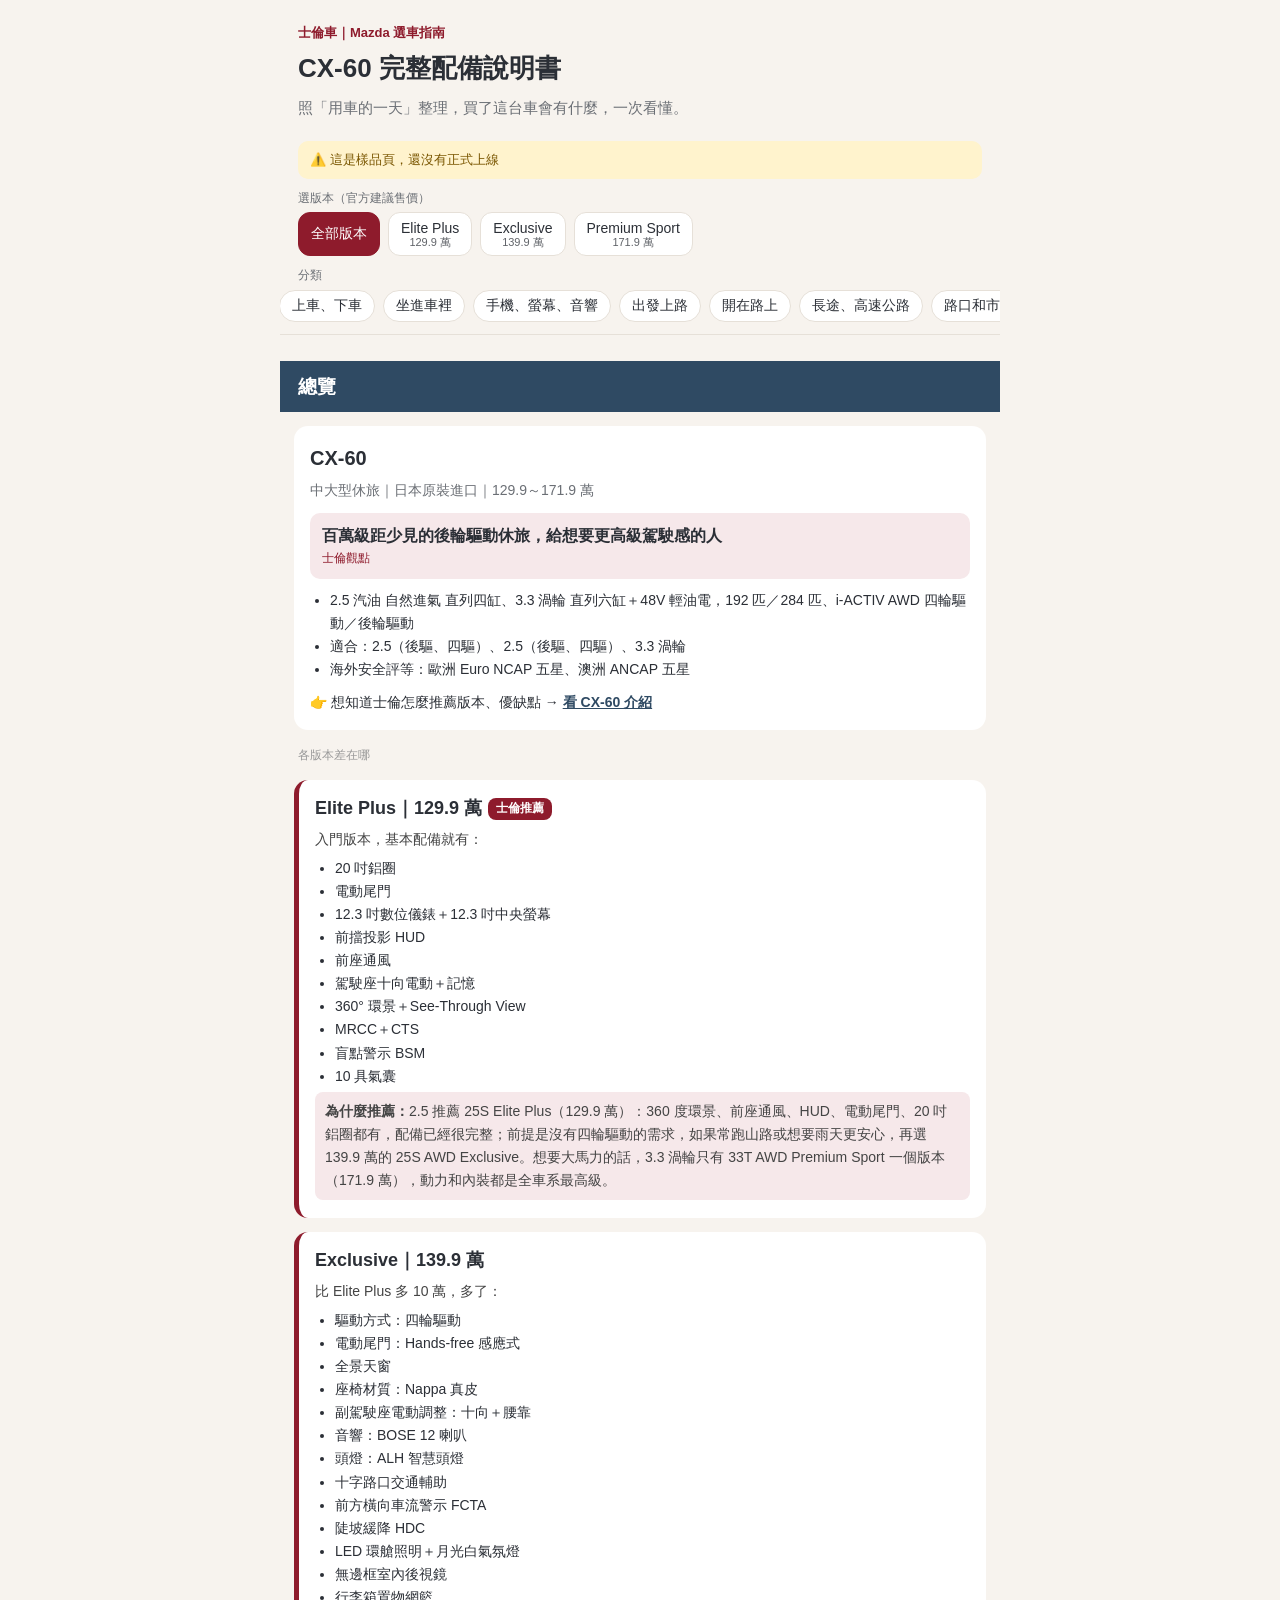
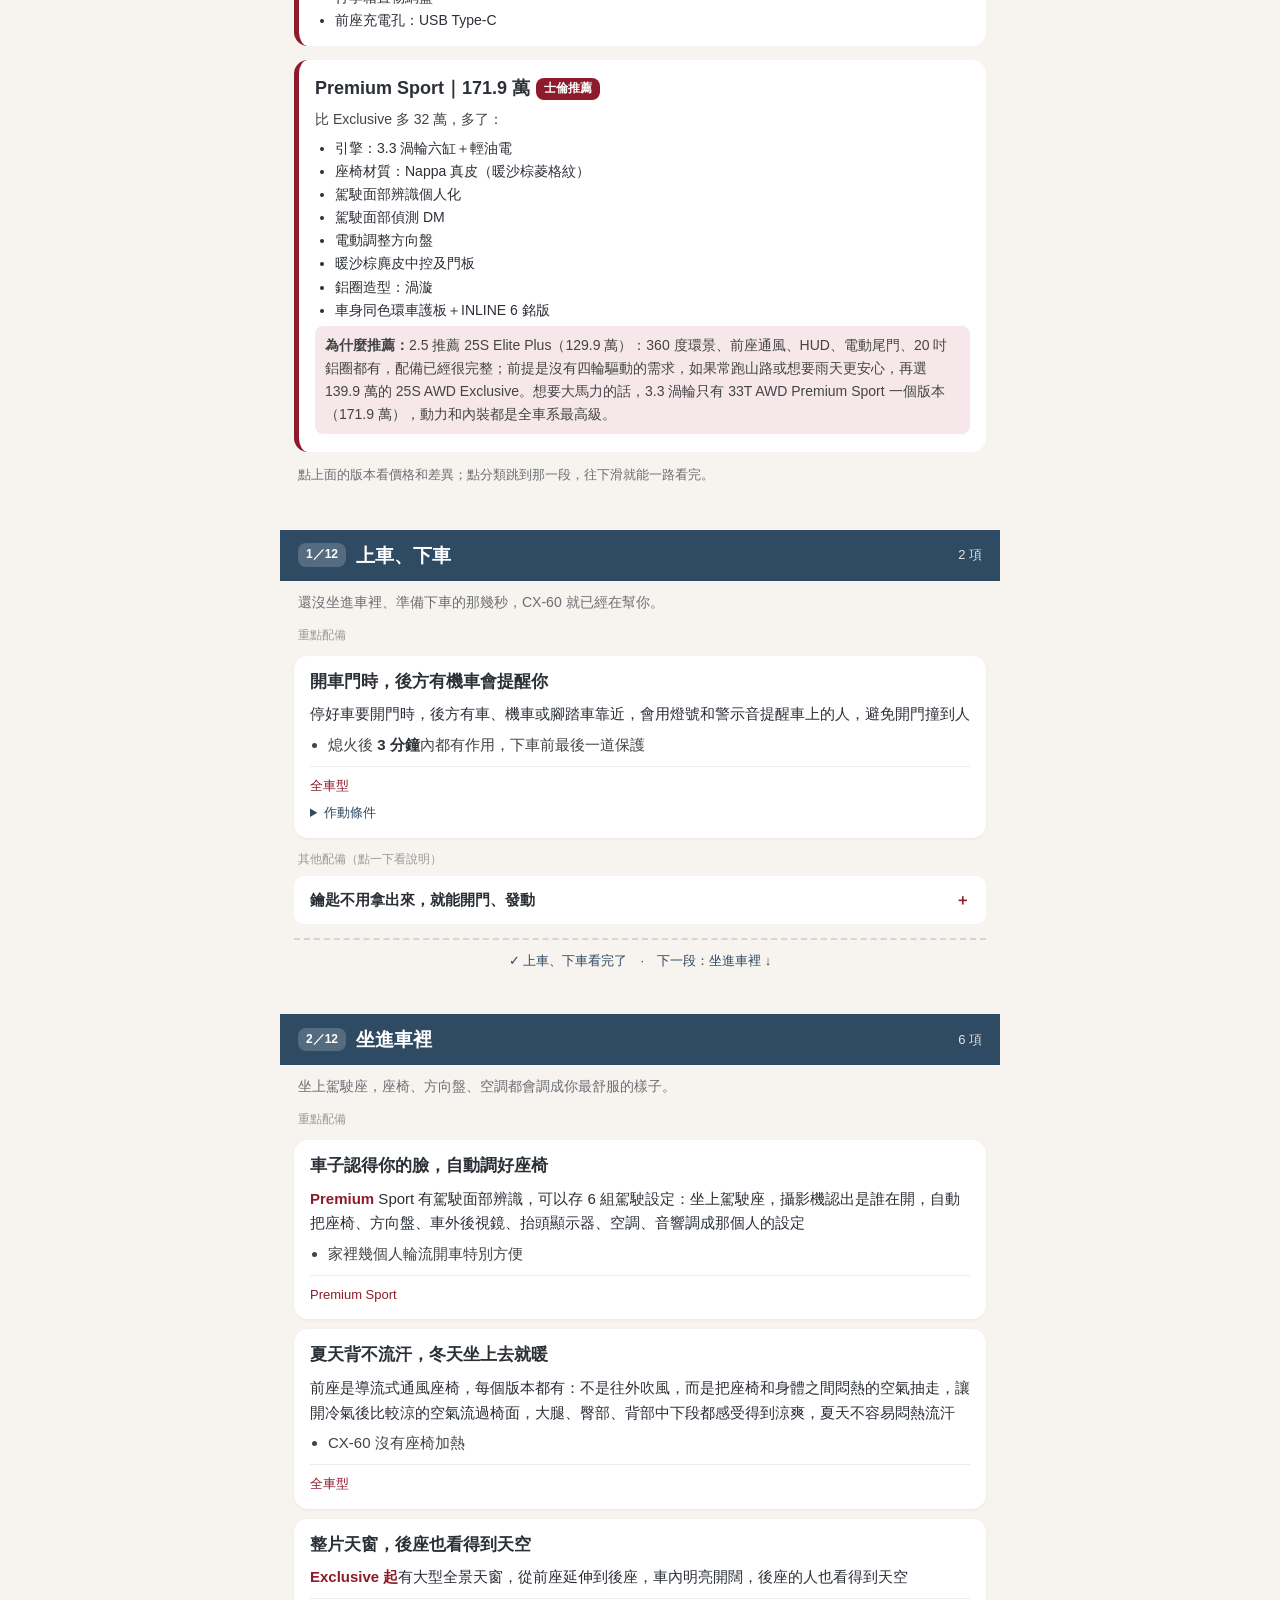
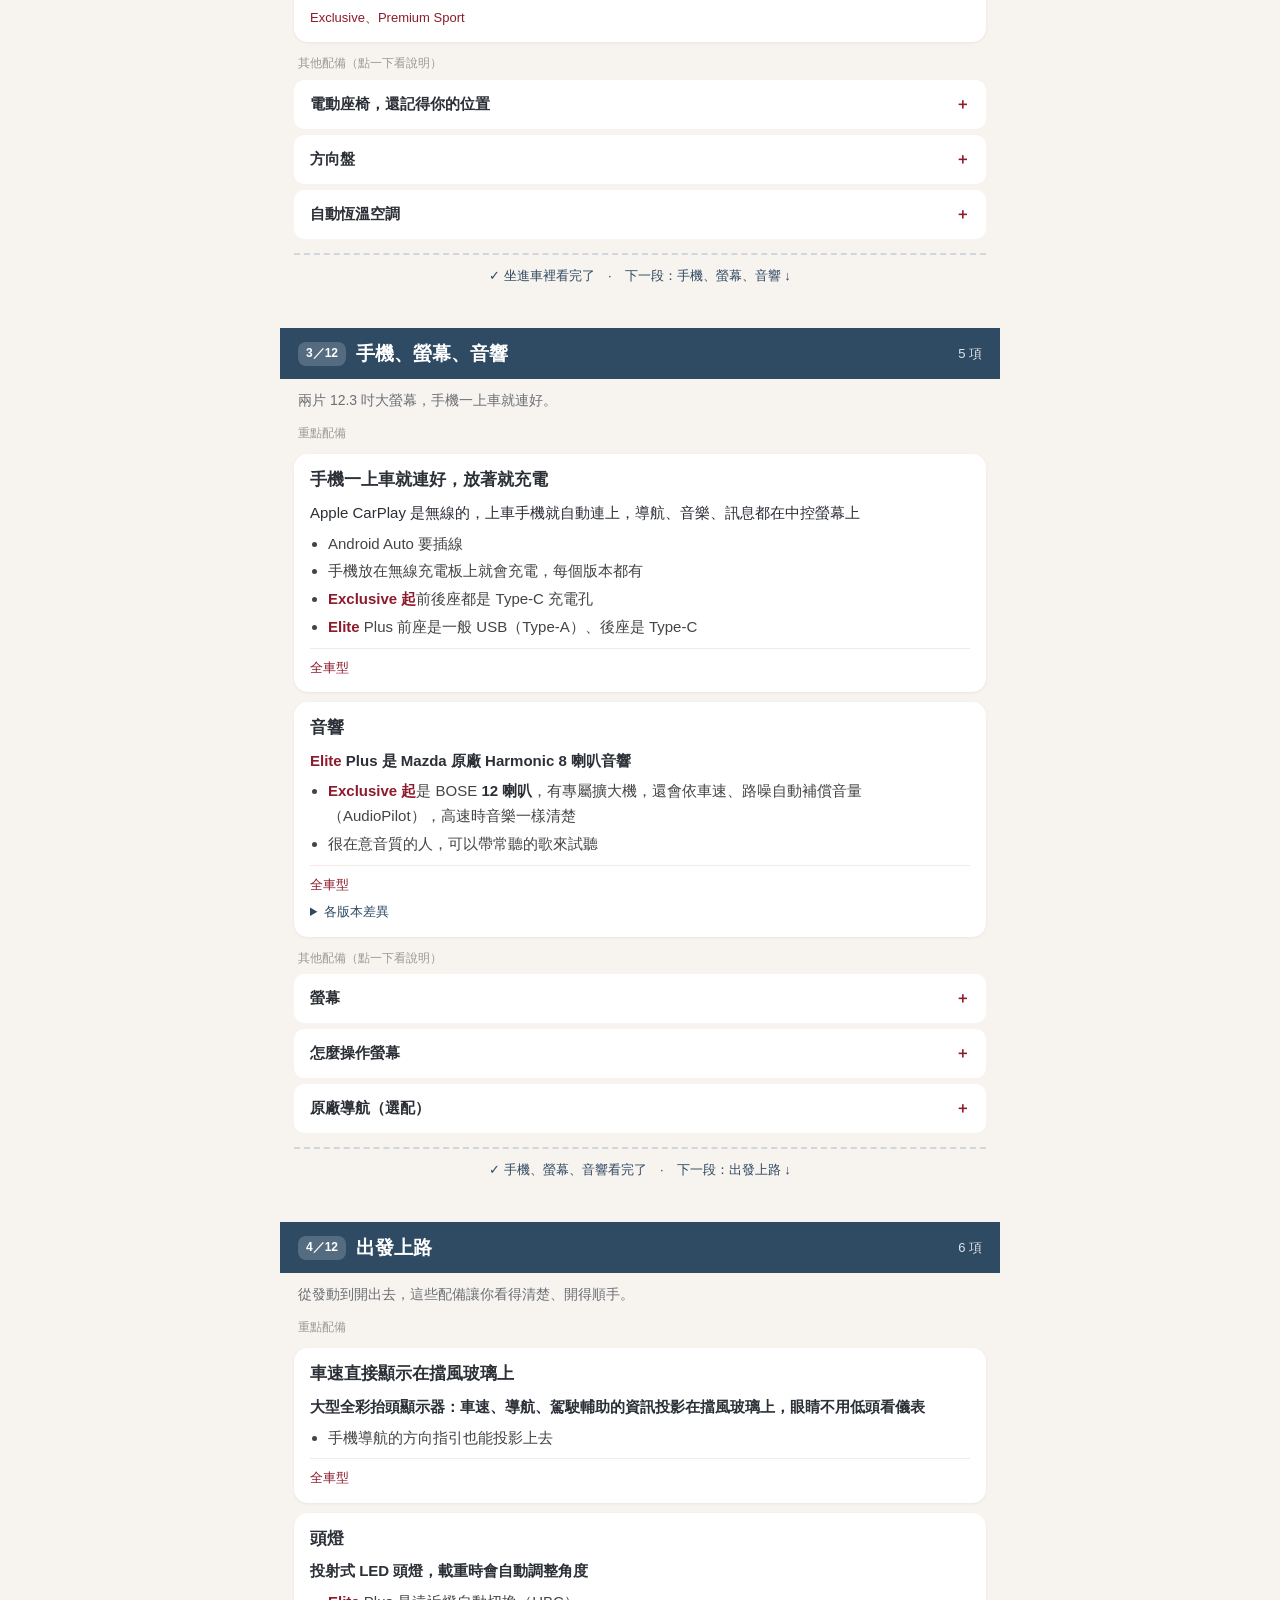
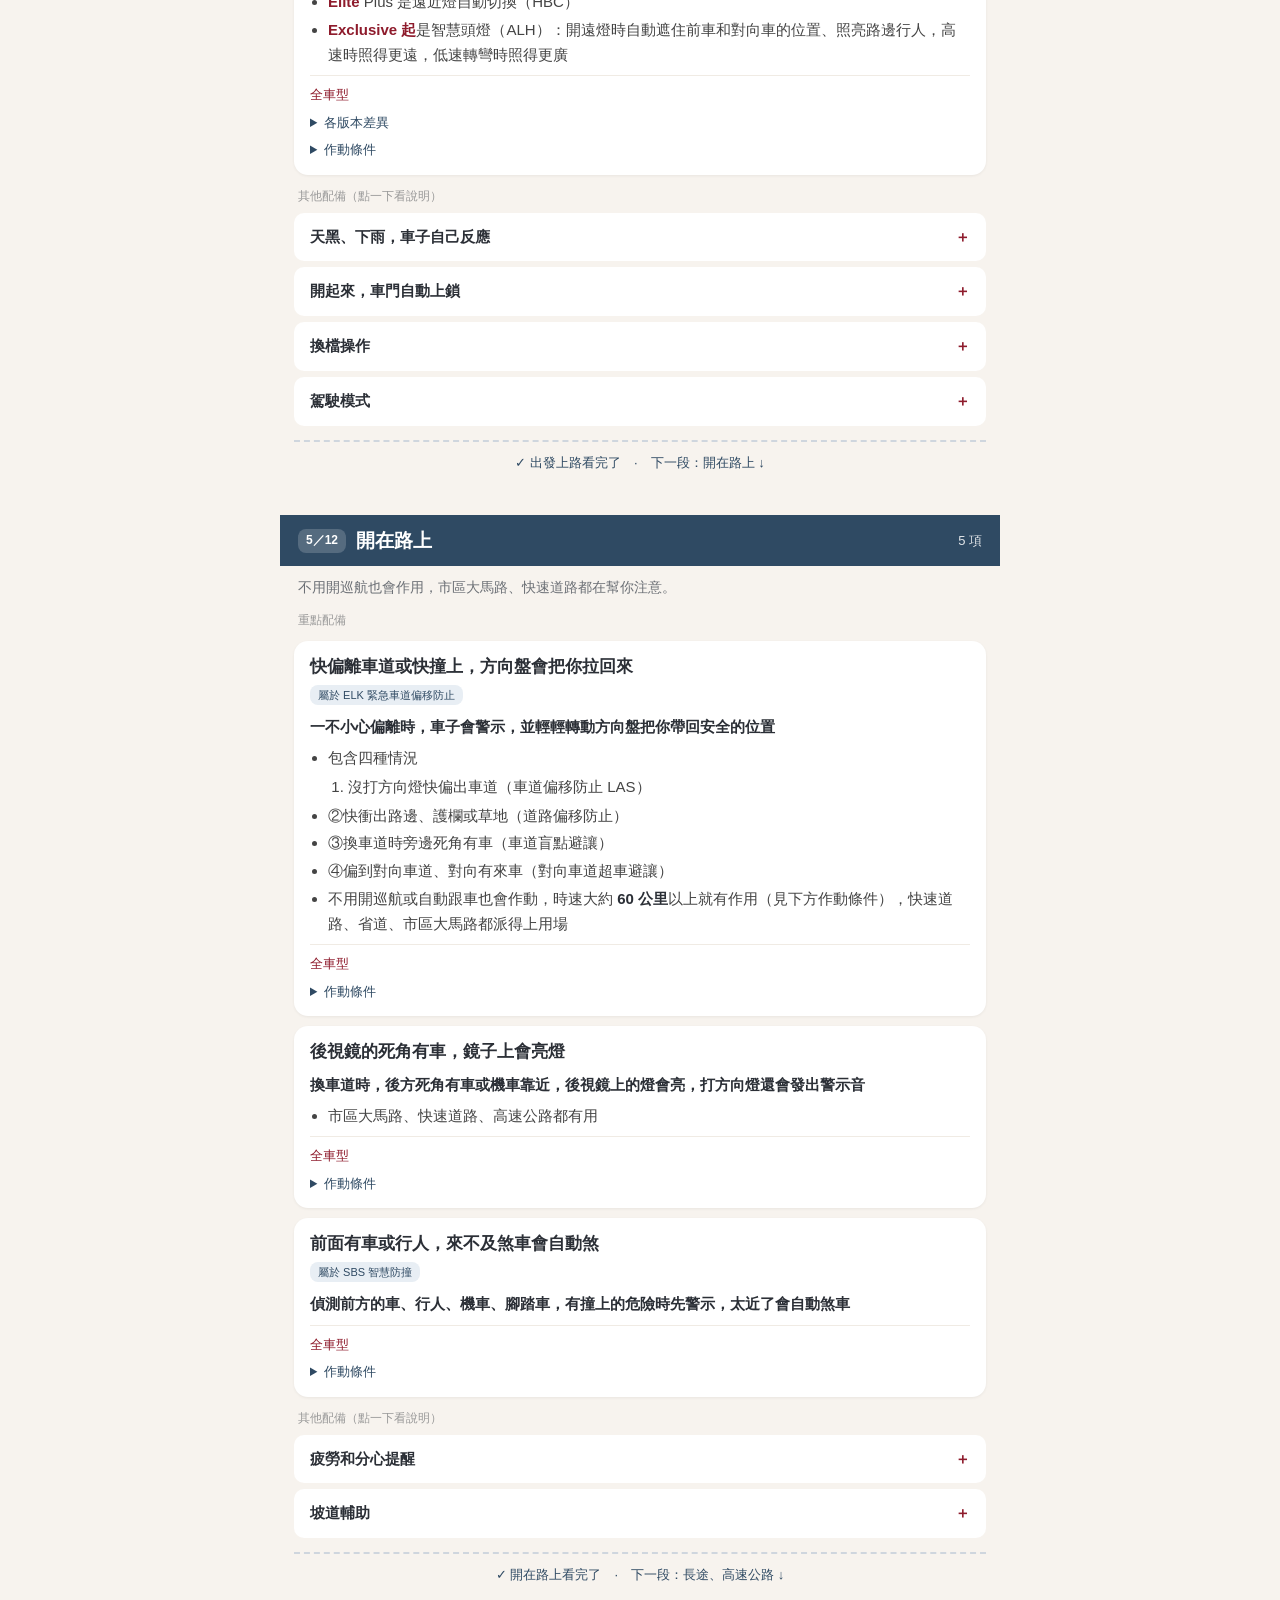
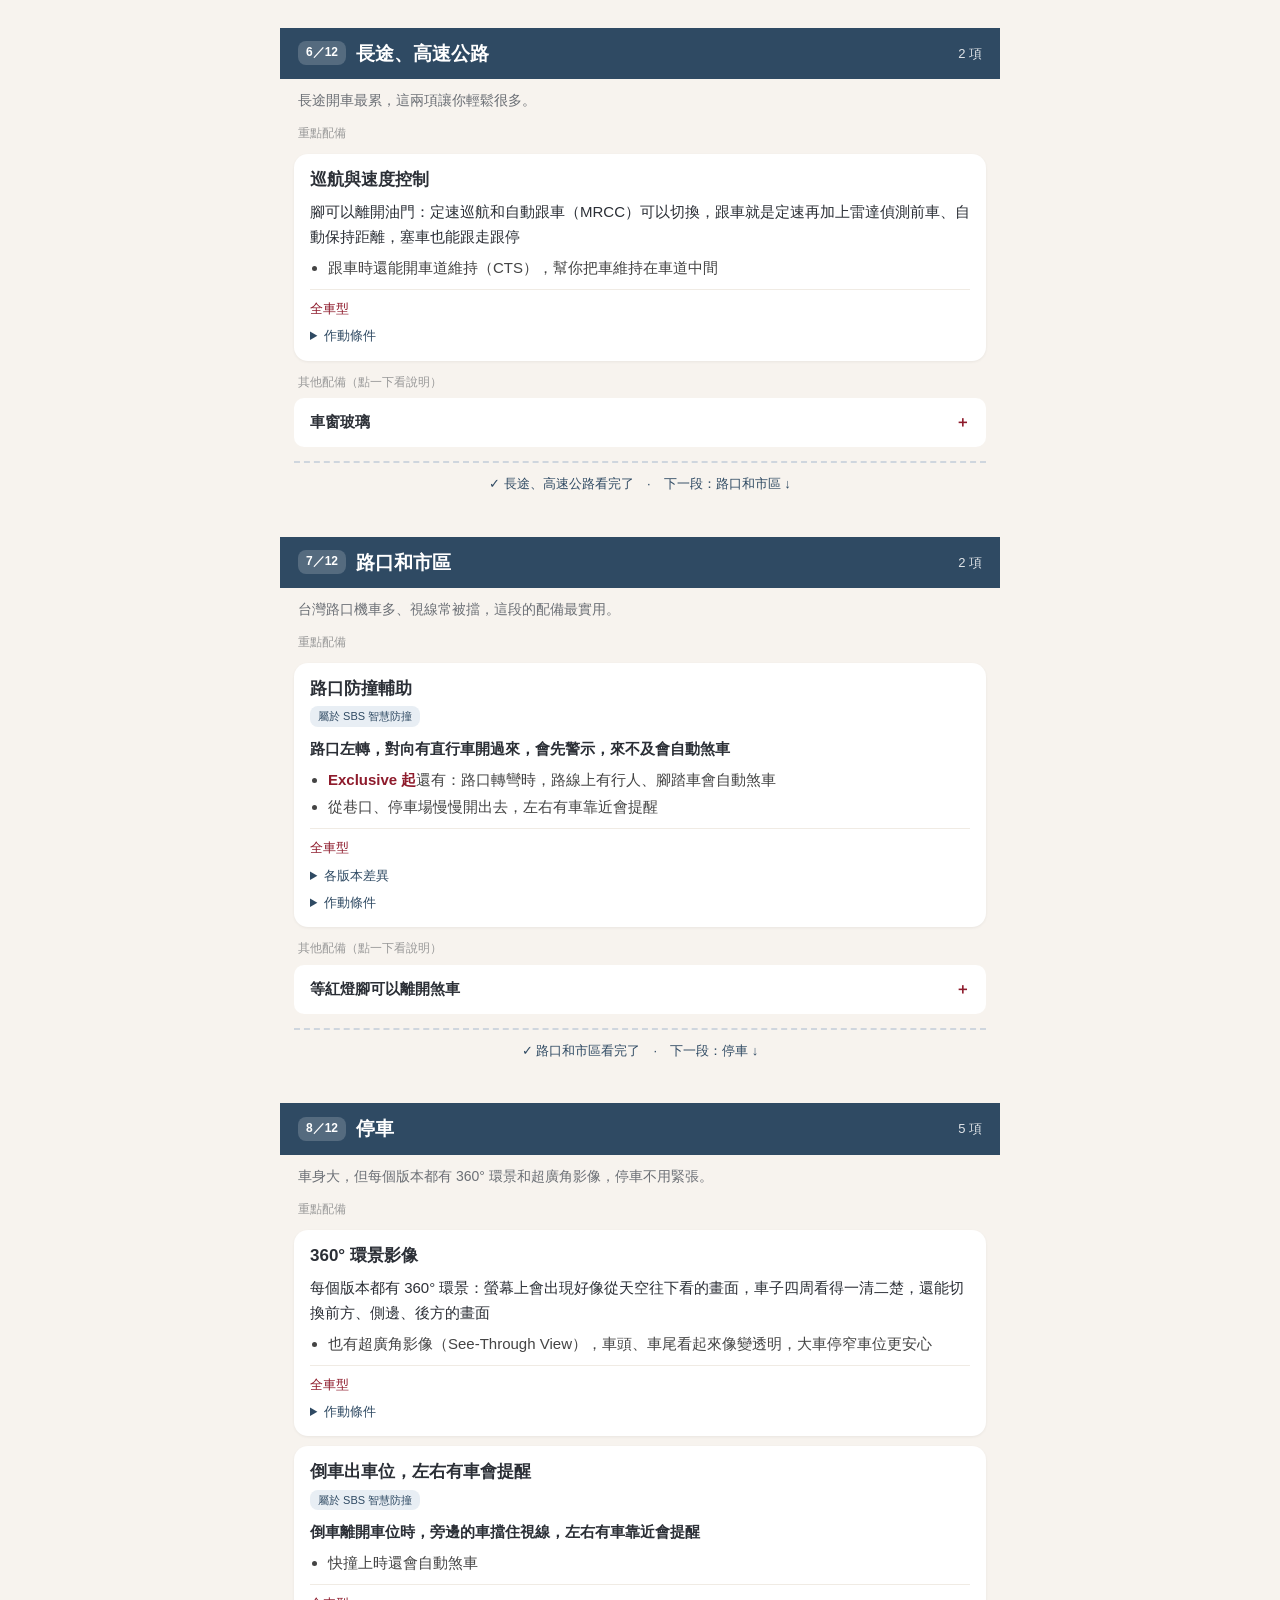
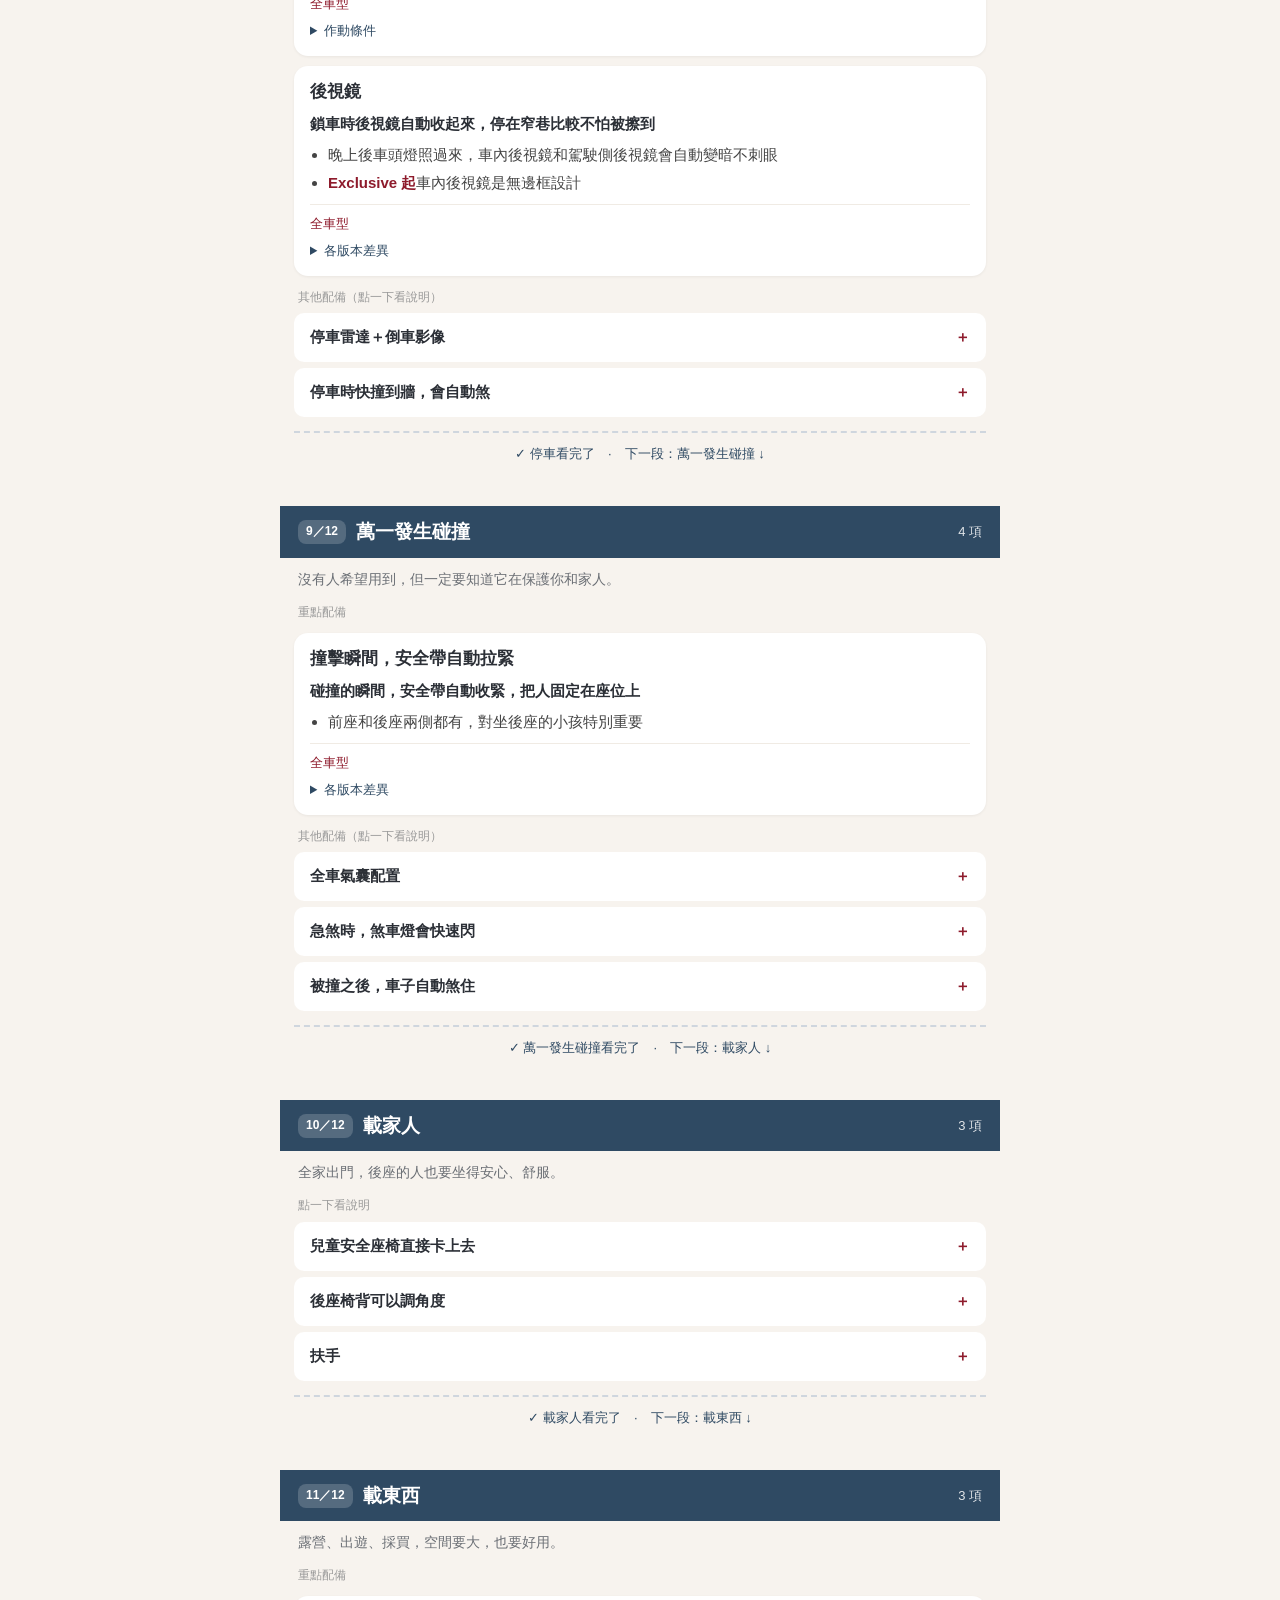
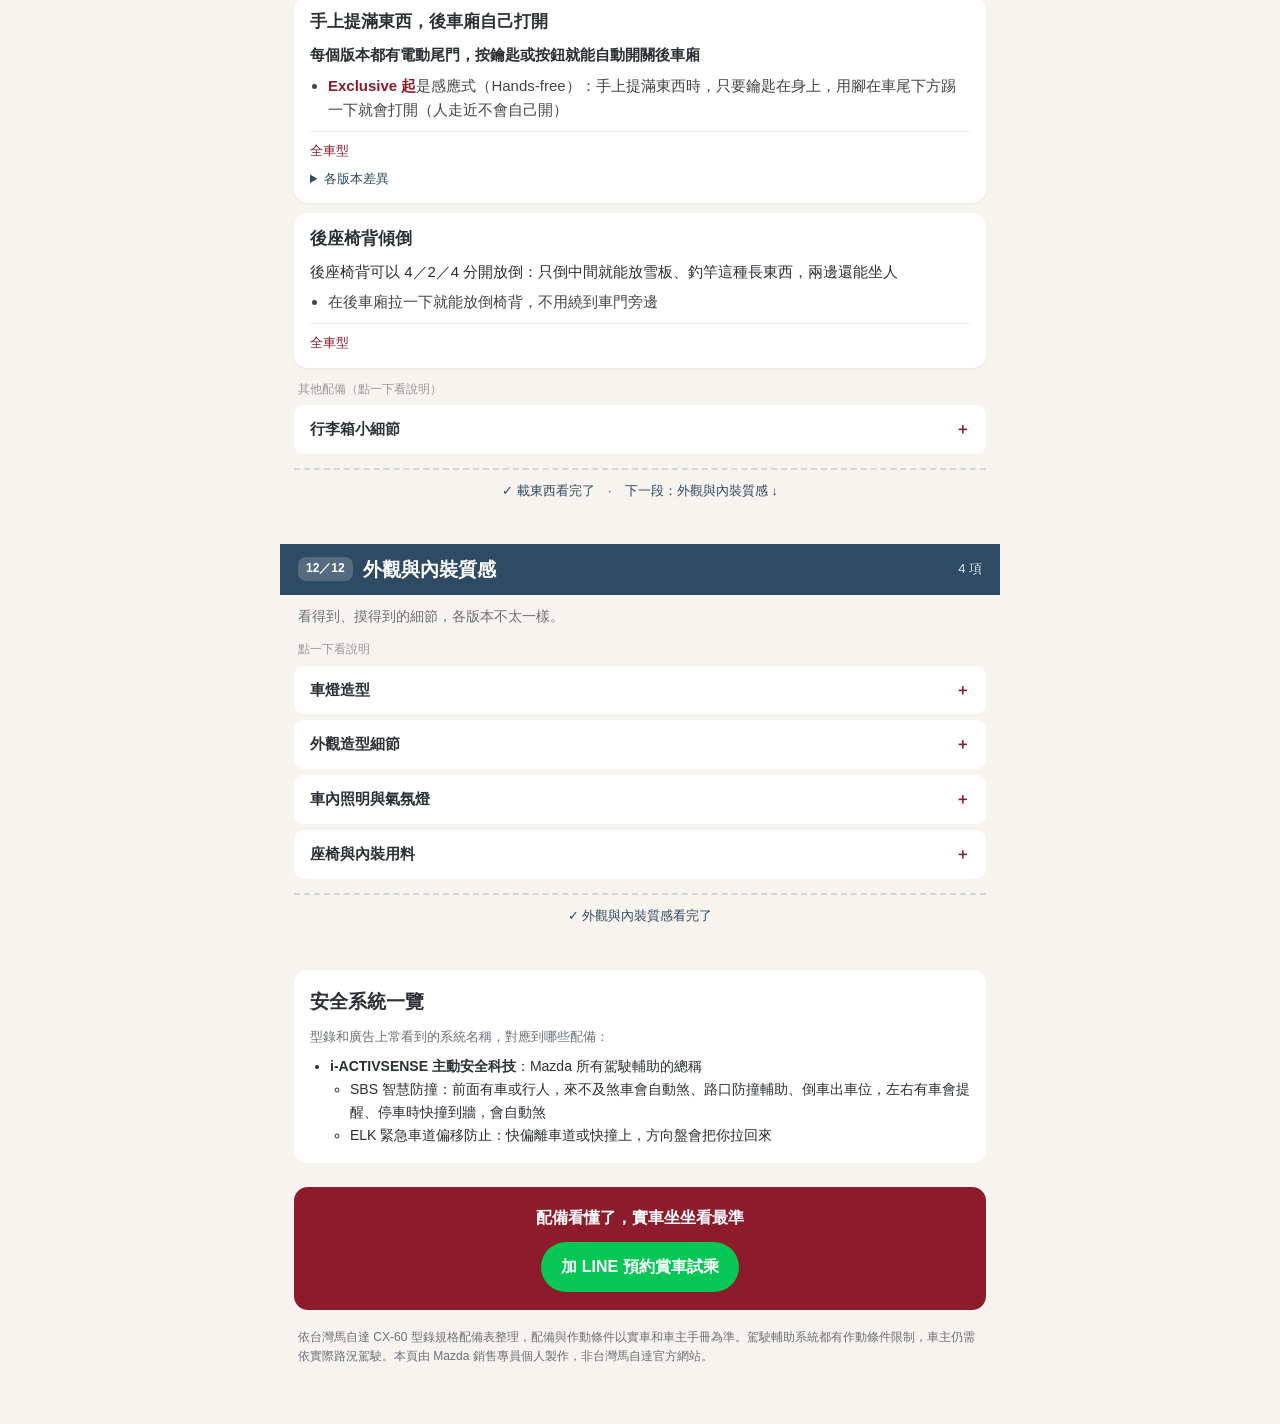
<file: preview/equipment/cx60.html>
<!doctype html><html lang="zh-Hant"><head><meta charset="utf-8">
<meta name="viewport" content="width=device-width,initial-scale=1"><meta name="robots" content="noindex">
<title>CX-60 完整配備說明書｜士倫車</title>
<style>
:root{--red:#8e1b2c;--navy:#2f4a63;--ink:#2b2f36;--muted:#6b6f75;--bg:#f7f3ee;--line:#e6e0d8}
*{box-sizing:border-box}body{margin:0;background:var(--bg);color:var(--ink);font-family:-apple-system,'PingFang TC','Noto Sans TC',sans-serif;line-height:1.65}
.wrap{max-width:720px;margin:0 auto;padding:0 0 40px}
header{padding:22px 18px 8px}.brand{font-size:13px;color:var(--red);font-weight:600}
h1{font-size:26px;margin:4px 0 6px}.lead{color:var(--muted);font-size:15px;margin:0}
.sample{margin:12px 18px 0;padding:8px 12px;border-radius:10px;background:#fff3cd;color:#7a5600;font-size:13px}
.bar{position:sticky;top:0;z-index:5;background:var(--bg);padding:10px 0 8px;border-bottom:1px solid var(--line)}
.lbl{font-size:12px;color:var(--muted);padding:0 18px;margin-bottom:4px}
.chips{display:flex;gap:8px;overflow-x:auto;padding:0 18px 4px;scrollbar-width:none}.chips::-webkit-scrollbar{display:none}
.chip{flex:none;border:1px solid var(--line);background:#fff;border-radius:999px;padding:6px 12px;font-size:14px;color:var(--ink);cursor:pointer;white-space:nowrap}
.chip.on{background:var(--red);border-color:var(--red);color:#fff}
#nav .chip.here{background:var(--navy);border-color:var(--navy);color:#fff}
.chip small{display:block;font-size:11px;opacity:.75;line-height:1.2}
#trims .chip{border-radius:12px;padding:5px 12px;min-height:44px}
.scene{padding:0 0 6px;margin-top:26px}.band{display:flex;align-items:center;gap:10px;background:var(--navy);color:#fff;padding:10px 18px;font-size:19px;font-weight:700}.band em{font-style:normal;font-size:12px;background:rgba(255,255,255,.18);border-radius:8px;padding:2px 8px;font-weight:600}.band i{margin-left:auto;font-style:normal;font-size:13px;font-weight:400;opacity:.85}.scene .hook{margin-top:10px}.endline{margin:14px 14px 0;padding:10px 12px;border-top:2px dashed #cfd6de;color:var(--navy);font-size:13px;text-align:center}.sn{font-size:12px;color:var(--navy);font-weight:700;padding:0 18px}
h2{font-size:22px;margin:2px 18px 4px}.hook{margin:0 18px 6px;color:var(--muted);font-size:14px}
.sec{font-size:12px;color:#999;margin:12px 18px 4px}
.card{background:#fff;margin:10px 14px;border-radius:14px;padding:14px 16px;box-shadow:0 1px 3px rgba(0,0,0,.06)}
.t{font-size:17px;font-weight:700;line-height:1.45}.tag{display:inline-block;font-size:11px;color:var(--navy);background:#e8eef4;border-radius:8px;padding:1px 8px;margin-top:5px}
.d{font-size:15px;margin:8px 0;color:#444}.lead2{margin:0 0 6px;font-weight:600;color:var(--ink)}.lead2.long{font-weight:400}.pts{margin:0;padding-left:18px}.pts>li{margin:3px 0}.sub{margin:4px 0;padding-left:20px}.sub li{margin:2px 0}.v{color:var(--red);font-weight:600}.d b{color:var(--ink)}
.ver{font-size:13px;color:var(--red);border-top:1px solid #f0ebe4;padding-top:8px;margin-top:6px}
.ver small{display:block;color:var(--muted)}
details.more{margin-top:6px;font-size:13px;color:var(--muted)}details.more summary{cursor:pointer;color:var(--navy)}
details.more ul{margin:6px 0 0;padding-left:18px}
details.line{background:#fff;margin:6px 14px;border-radius:10px;padding:12px 16px}
details.line>summary{list-style:none;display:flex;justify-content:space-between;gap:10px;font-size:15px;font-weight:600;cursor:pointer}
details.line>summary::-webkit-details-marker{display:none}details.line>summary::after{content:"＋";color:var(--red)}details.line[open]>summary::after{content:"－"}
.sum{margin:14px 14px 0;background:#fff;border-radius:14px;padding:14px 16px;border-left:5px solid var(--red)}.sum h3{margin:0 0 4px;font-size:18px}.sum p{margin:4px 0;font-size:14px;color:#444}.sum ul{margin:6px 0 0;padding-left:20px;font-size:14px}.rec{display:inline-block;font-size:12px;background:var(--red);color:#fff;border-radius:8px;padding:1px 8px;margin-left:6px;vertical-align:2px}.why{background:#f6e8ea;border-radius:8px;padding:8px 10px;margin-top:8px}
.pager{display:flex;gap:10px;margin:22px 14px 0}.pager button{flex:1;border:0;border-radius:12px;padding:14px 10px;font-size:15px;font-weight:700;cursor:pointer}.pager .prev{flex:.6;background:#fff;color:var(--navy);border:1px solid var(--line)}.pager .next{background:var(--navy);color:#fff}.pager .end{background:#06c755;color:#fff}
.ov{margin:14px 14px 0;background:#fff;border-radius:14px;padding:16px}.ov h2{margin:0 0 4px;font-size:20px}.ov .meta{color:var(--muted);font-size:14px}.ov .quote{margin:10px 0;padding:10px 12px;background:#f6e8ea;border-radius:10px;font-weight:600}.ov .by{font-size:12px;color:var(--red);font-weight:400}.ov ul{margin:6px 0 0;padding-left:20px;font-size:14px}.ov a{color:var(--navy);font-weight:600}.hint{margin:12px 18px;color:var(--muted);font-size:13px}
.empty{margin:10px 18px;color:var(--muted);font-size:14px}
.sys{margin:28px 14px 0;background:#fff;border-radius:14px;padding:16px}.sys h2{margin:0 0 8px;font-size:19px}.sys ul{margin:0;padding-left:20px;font-size:14px}
.cta{margin:24px 14px 0;background:var(--red);color:#fff;border-radius:14px;padding:18px;text-align:center}
.cta a{display:inline-block;margin-top:10px;background:#06c755;color:#fff;text-decoration:none;font-weight:700;padding:12px 20px;border-radius:999px}
.fine{font-size:12px;color:var(--muted);margin:18px;line-height:1.6}
</style></head><body><div class="wrap">
<header><div class="brand">士倫車｜Mazda 選車指南</div><h1>CX-60 完整配備說明書</h1>
<p class="lead">照「用車的一天」整理，買了這台車會有什麼，一次看懂。</p></header>
<div class="sample">⚠️ 這是樣品頁，還沒有正式上線</div>
<div class="bar"><div class="lbl">選版本（官方建議售價）</div><div class="chips" id="trims"></div>
<div class="lbl" style="margin-top:6px">分類</div><div class="chips" id="nav"></div></div>
<main id="main"></main>
<div class="cta"><b>配備看懂了，實車坐坐看最準</b><br><a id="line" href="#">加 LINE 預約賞車試乘</a></div>
<p class="fine">依台灣馬自達 CX-60 型錄規格配備表整理，配備與作動條件以實車和車主手冊為準。駕駛輔助系統都有作動條件限制，車主仍需依實際路況駕駛。本頁由 Mazda 銷售專員個人製作，非台灣馬自達官方網站。</p>
</div>
<script>
const D={"車款": "CX-60", "版本": ["Elite Plus", "Exclusive", "Premium Sport"], "售價": ["129.9 萬", "139.9 萬", "171.9 萬"], "車身": ["休旅", "休旅", "休旅"], "摘要": [{"開頭": "入門版本，基本配備就有：", "清單": ["20 吋鋁圈", "電動尾門", "12.3 吋數位儀錶＋12.3 吋中央螢幕", "前擋投影 HUD", "前座通風", "駕駛座十向電動＋記憶", "360° 環景＋See-Through View", "MRCC＋CTS", "盲點警示 BSM", "10 具氣囊"]}, {"開頭": "比 Elite Plus 多 10 萬，多了：", "清單": ["驅動方式：四輪驅動", "電動尾門：Hands-free 感應式", "全景天窗", "座椅材質：Nappa 真皮", "副駕駛座電動調整：十向＋腰靠", "音響：BOSE 12 喇叭", "頭燈：ALH 智慧頭燈", "十字路口交通輔助", "前方橫向車流警示 FCTA", "陡坡緩降 HDC", "LED 環艙照明＋月光白氣氛燈", "無邊框室內後視鏡", "行李箱置物網籃", "前座充電孔：USB Type-C"]}, {"開頭": "比 Exclusive 多 32 萬，多了：", "清單": ["引擎：3.3 渦輪六缸＋輕油電", "座椅材質：Nappa 真皮（暖沙棕菱格紋）", "駕駛面部辨識個人化", "駕駛面部偵測 DM", "電動調整方向盤", "暖沙棕麂皮中控及門板", "鋁圈造型：渦漩", "車身同色環車護板＋INLINE 6 銘版"]}], "推薦": [0, 2], "推薦理由": "2.5 推薦 25S Elite Plus（129.9 萬）：360 度環景、前座通風、HUD、電動尾門、20 吋鋁圈都有，配備已經很完整；前提是沒有四輪驅動的需求，如果常跑山路或想要雨天更安心，再選 139.9 萬的 25S AWD Exclusive。想要大馬力的話，3.3 渦輪只有 33T AWD Premium Sport 一個版本（171.9 萬），動力和內裝都是全車系最高級。", "總覽": {"分類": "中大型休旅", "價格": "129.9～171.9 萬", "一句話": "百萬級距少見的後輪驅動休旅，給想要更高級駕駛感的人", "適合": ["2.5（後驅、四驅）：想要後輪驅動平台的穩定和高級感，入門版就有 20 吋鋁圈、電動尾門、360 度環景、HUD 和前座通風", "2.5（後驅、四驅）：一家四口、常出遊的人：後車廂 477 L，後座可以 4／2／4 分開倒", "3.3 渦輪：想要大馬力、常跑高速公路和長途的人：直列六缸渦輪＋48V 輕油電，284 匹、45.9 公斤米"], "動力": "2.5 汽油 自然進氣 直列四缸、3.3 渦輪 直列六缸＋48V 輕油電，192 匹／284 匹", "驅動": "i-ACTIV AWD 四輪驅動／後輪驅動", "產地": "日本原裝進口", "評等": ["歐洲 Euro NCAP 五星", "澳洲 ANCAP 五星"]}, "id": "cx60", "情境": ["上車、下車", "坐進車裡", "手機、螢幕、音響", "出發上路", "開在路上", "長途、高速公路", "路口和市區", "停車", "萬一發生碰撞", "載家人", "載東西", "外觀與內裝質感"], "開場": {"上車、下車": "還沒坐進車裡、準備下車的那幾秒，CX-60 就已經在幫你。", "坐進車裡": "坐上駕駛座，座椅、方向盤、空調都會調成你最舒服的樣子。", "手機、螢幕、音響": "兩片 12.3 吋大螢幕，手機一上車就連好。", "出發上路": "從發動到開出去，這些配備讓你看得清楚、開得順手。", "開在路上": "不用開巡航也會作用，市區大馬路、快速道路都在幫你注意。", "長途、高速公路": "長途開車最累，這兩項讓你輕鬆很多。", "路口和市區": "台灣路口機車多、視線常被擋，這段的配備最實用。", "停車": "車身大，但每個版本都有 360° 環景和超廣角影像，停車不用緊張。", "萬一發生碰撞": "沒有人希望用到，但一定要知道它在保護你和家人。", "載家人": "全家出門，後座的人也要坐得安心、舒服。", "載東西": "露營、出遊、採買，空間要大，也要好用。", "外觀與內裝質感": "看得到、摸得到的細節，各版本不太一樣。"}, "items": [{"編號": 1, "情境": "上車、下車", "層級": "一句話", "標題": "鑰匙不用拿出來，就能開門、發動", "標籤": "", "說明": "鑰匙放在口袋或包包裡，按車門把手上的按鈕就能解鎖、上鎖；坐上車踩煞車、按啟動鈕就能發動。", "版本": [0, 1, 2], "細節": [{"名稱": "Smart Keyless 免鑰匙感應系統", "版本": [0, 1, 2], "附註": {}, "選配": false}, {"名稱": "Push Start 引擎啟動鈕", "版本": [0, 1, 2], "附註": {}, "選配": false}], "作動": []}, {"編號": 2, "情境": "上車、下車", "層級": "卡片", "標題": "開車門時，後方有機車會提醒你", "標籤": "", "說明": "停好車要開門時，後方有車、機車或腳踏車靠近，會用燈號和警示音提醒車上的人，避免開門撞到人。熄火後 3 分鐘內都有作用，下車前最後一道保護。", "版本": [0, 1, 2], "細節": [{"名稱": "離車警示輔助功能", "版本": [0, 1, 2], "附註": {}, "選配": false}], "作動": [{"功能": "離車警示", "條件": "車輛靜止，熄火或開電後 3 分鐘內"}]}, {"編號": 3, "情境": "坐進車裡", "層級": "卡片", "標題": "車子認得你的臉，自動調好座椅", "標籤": "", "說明": "Premium Sport 有駕駛面部辨識，可以存 6 組駕駛設定：坐上駕駛座，攝影機認出是誰在開，自動把座椅、方向盤、車外後視鏡、抬頭顯示器、空調、音響調成那個人的設定。家裡幾個人輪流開車特別方便。", "版本": [2], "細節": [{"名稱": "Driver Personalization System 駕駛面部辨識個人化系統", "版本": [2], "附註": {}, "選配": false}], "作動": []}, {"編號": 4, "情境": "坐進車裡", "層級": "一句話", "標題": "電動座椅，還記得你的位置", "標籤": "", "說明": "駕駛座是十向電動座椅：用按鈕調整前後、高低、角度和腰部支撐，還有記憶功能，輪流開車的家人按一下就回到自己的位置。副駕駛座也是電動的：Elite Plus 八向，Exclusive 起十向含電動腰靠。", "版本": [0, 1, 2], "細節": [{"名稱": "駕駛座十向電動調整含電動腰靠調整功能", "版本": [0, 1, 2], "附註": {}, "選配": false}, {"名稱": "駕駛座電動座椅記憶功能", "版本": [0, 1, 2], "附註": {}, "選配": false}, {"名稱": "副駕駛座八向電動調整功能", "版本": [0], "附註": {}, "選配": false}, {"名稱": "副駕駛座十向電動調整含電動腰靠調整功能", "版本": [1, 2], "附註": {}, "選配": false}], "作動": []}, {"編號": 5, "情境": "坐進車裡", "層級": "卡片", "標題": "夏天背不流汗，冬天坐上去就暖", "標籤": "", "說明": "前座是導流式通風座椅，每個版本都有：不是往外吹風，而是把座椅和身體之間悶熱的空氣抽走，讓開冷氣後比較涼的空氣流過椅面，大腿、臀部、背部中下段都感受得到涼爽，夏天不容易悶熱流汗。CX-60 沒有座椅加熱。", "版本": [0, 1, 2], "細節": [{"名稱": "雙前座導流式通風座椅", "版本": [0, 1, 2], "附註": {}, "選配": false}], "作動": []}, {"編號": 6, "情境": "坐進車裡", "層級": "一句話", "標題": "方向盤", "標籤": "", "說明": "方向盤是真皮包覆，可以上下、前後調整；Premium Sport 是電動調整，還配合駕駛面部辨識自動調到你的位置，方向盤是棕黑雙色。", "版本": [0, 1, 2], "細節": [{"名稱": "四向可調電動方向盤", "版本": [2], "附註": {}, "選配": false}, {"名稱": "真皮包覆方向盤", "版本": [0, 1, 2], "附註": {"2": "棕黑雙色"}, "選配": false}], "作動": []}, {"編號": 7, "情境": "坐進車裡", "層級": "一句話", "標題": "自動恆溫空調", "標籤": "", "說明": "前座雙區恆溫，駕駛和副駕駛可以各自設定溫度；後座也有出風口，夏天後座不會悶熱。", "版本": [0, 1, 2], "細節": [{"名稱": "前座雙區獨立恆溫空調系統", "版本": [0, 1, 2], "附註": {}, "選配": false}, {"名稱": "後座空調出風口", "版本": [0, 1, 2], "附註": {}, "選配": false}], "作動": []}, {"編號": 8, "情境": "坐進車裡", "層級": "卡片", "標題": "整片天窗，後座也看得到天空", "標籤": "", "說明": "Exclusive 起有大型全景天窗，從前座延伸到後座，車內明亮開闊，後座的人也看得到天空。", "版本": [1, 2], "細節": [{"名稱": "雙模式大型全景天窗", "版本": [1, 2], "附註": {}, "選配": false}], "作動": []}, {"編號": 9, "情境": "手機、螢幕、音響", "層級": "卡片", "標題": "手機一上車就連好，放著就充電", "標籤": "", "說明": "Apple CarPlay 是無線的，上車手機就自動連上，導航、音樂、訊息都在中控螢幕上；Android Auto 要插線。手機放在無線充電板上就會充電，每個版本都有。Exclusive 起前後座都是 Type-C 充電孔；Elite Plus 前座是一般 USB（Type-A）、後座是 Type-C。", "版本": [0, 1, 2], "細節": [{"名稱": "藍牙 / USB 輸入介面", "版本": [0, 1, 2], "附註": {}, "選配": false}, {"名稱": "USB Type-C 充電功能", "版本": [0, 1, 2], "附註": {}, "選配": false}, {"名稱": "無線充電裝置", "版本": [0, 1, 2], "附註": {}, "選配": false}], "作動": []}, {"編號": 10, "情境": "手機、螢幕、音響", "層級": "一句話", "標題": "螢幕", "標籤": "", "說明": "12.3 吋全數位儀表，可以切換顯示的資訊；中控也是 12.3 吋螢幕，顯示音樂、CarPlay、360° 環景畫面。每個版本尺寸一樣。", "版本": [0, 1, 2], "細節": [{"名稱": "12.3 吋全數位多功能儀錶", "版本": [0, 1, 2], "附註": {}, "選配": false}, {"名稱": "12.3 吋中央資訊顯示幕", "版本": [0, 1, 2], "附註": {}, "選配": false}], "作動": []}, {"編號": 11, "情境": "手機、螢幕、音響", "層級": "一句話", "標題": "怎麼操作螢幕", "標籤": "", "說明": "排檔桿旁有旋鈕，開車時手放著就能操作螢幕，不用伸手去點；方向盤上的按鍵可以調音量、接電話、設定巡航和駕駛輔助。", "版本": [0, 1, 2], "細節": [{"名稱": "多功能控制旋鈕", "版本": [0, 1, 2], "附註": {}, "選配": false}], "作動": []}, {"編號": 12, "情境": "手機、螢幕、音響", "層級": "卡片", "標題": "音響", "標籤": "", "說明": "Elite Plus 是 Mazda 原廠 Harmonic 8 喇叭音響；Exclusive 起是 BOSE 12 喇叭，有專屬擴大機，還會依車速、路噪自動補償音量（AudioPilot），高速時音樂一樣清楚。很在意音質的人，可以帶常聽的歌來試聽。", "版本": [0, 1, 2], "細節": [{"名稱": "Mazda Harmonic Acoustics 環場聲學音響系統", "版本": [0], "附註": {}, "選配": false}, {"名稱": "BOSE® 環繞音響系統", "版本": [1, 2], "附註": {}, "選配": false}], "作動": []}, {"編號": 13, "情境": "手機、螢幕、音響", "層級": "一句話", "標題": "原廠導航（選配）", "標籤": "", "說明": "原廠導航是另外加裝的原廠配件。裝了之後，搭配抬頭顯示器還能顯示路段速限、提示路口該走哪個車道。", "版本": [0, 1, 2], "細節": [{"名稱": "進階衛星導航系統*", "版本": [0, 1, 2], "附註": {}, "選配": true}, {"名稱": "速限提醒輔助系統 *", "版本": [0, 1, 2], "附註": {}, "選配": true}, {"名稱": "車道指引輔助系統 *", "版本": [0, 1, 2], "附註": {}, "選配": true}], "作動": []}, {"編號": 14, "情境": "出發上路", "層級": "卡片", "標題": "車速直接顯示在擋風玻璃上", "標籤": "", "說明": "大型全彩抬頭顯示器：車速、導航、駕駛輔助的資訊投影在擋風玻璃上，眼睛不用低頭看儀表；手機導航的方向指引也能投影上去。", "版本": [0, 1, 2], "細節": [{"名稱": "大型前擋投影式全彩抬頭顯示器 (Windshield HUD)", "版本": [0, 1, 2], "附註": {}, "選配": false}], "作動": []}, {"編號": 15, "情境": "出發上路", "層級": "一句話", "標題": "天黑、下雨，車子自己反應", "標籤": "", "說明": "下雨時雨刷自動開啟、調整速度；天黑、進隧道或地下室，頭燈自動打開。頭燈怎麼照，請看「頭燈」。", "版本": [0, 1, 2], "細節": [{"名稱": "雨滴感應式雨刷", "版本": [0, 1, 2], "附註": {}, "選配": false}, {"名稱": "光感應自動啟閉頭燈", "版本": [0, 1, 2], "附註": {}, "選配": false}], "作動": []}, {"編號": 16, "情境": "出發上路", "層級": "卡片", "標題": "頭燈", "標籤": "", "說明": "投射式 LED 頭燈，載重時會自動調整角度。Elite Plus 是遠近燈自動切換（HBC）；Exclusive 起是智慧頭燈（ALH）：開遠燈時自動遮住前車和對向車的位置、照亮路邊行人，高速時照得更遠，低速轉彎時照得更廣。", "版本": [0, 1, 2], "細節": [{"名稱": "投射式LED 頭燈 (附自動水平調整)", "版本": [0, 1, 2], "附註": {}, "選配": false}, {"名稱": "進階型智慧頭燈附行人標記功能 (ALH)", "版本": [1, 2], "附註": {}, "選配": false}, {"名稱": "遠近光燈自動調節系統 (HBC)", "版本": [0], "附註": {}, "選配": false}], "作動": [{"功能": "ALH 智慧頭燈", "條件": "防眩遠光：車輛約 30 km/h、號誌約 60 km/h 以上；行人標記 20～80 km/h；高速模式 105 km/h 以上；廣角近光 40 km/h 以下或靜止打方向燈時"}]}, {"編號": 17, "情境": "出發上路", "層級": "一句話", "標題": "開起來，車門自動上鎖", "標籤": "", "說明": "車速超過一定速度，車門自動上鎖，後座小孩不會在行駛中誤開車門。", "版本": [0, 1, 2], "細節": [{"名稱": "車速感應式車門自動上鎖功能", "版本": [0, 1, 2], "附註": {}, "選配": false}], "作動": []}, {"編號": 18, "情境": "出發上路", "層級": "一句話", "標題": "換檔操作", "標籤": "", "說明": "電子式排檔桿，操作輕巧；方向盤後面有換檔撥片，下長坡想用引擎煞車、或想開得有樂趣時很好用。每個版本都有。", "版本": [0, 1, 2], "細節": [{"名稱": "方向盤換檔快撥片", "版本": [0, 1, 2], "附註": {}, "選配": false}, {"名稱": "電子線傳排檔", "版本": [0, 1, 2], "附註": {}, "選配": false}], "作動": []}, {"編號": 19, "情境": "出發上路", "層級": "一句話", "標題": "駕駛模式", "標籤": "", "說明": "Mi-Drive 智慧駕駛模式，整合動力、煞車和四輪驅動的控制：NORMAL（日常）、SPORT（運動）、OFF-ROAD（越野）。越野模式會調整動力和四輪驅動的分配，碎石、泥巴路比較穩，所以只有四輪驅動的版本才有；Elite Plus 是後輪驅動，只有 NORMAL 和 SPORT。", "版本": [0, 1, 2], "細節": [], "作動": []}, {"編號": 20, "情境": "開在路上", "層級": "卡片", "標題": "快偏離車道或快撞上，方向盤會把你拉回來", "標籤": "屬於 ELK 緊急車道偏移防止", "說明": "一不小心偏離時，車子會警示，並輕輕轉動方向盤把你帶回安全的位置。包含四種情況：①沒打方向燈快偏出車道（車道偏移防止 LAS）；②快衝出路邊、護欄或草地（道路偏移防止）；③換車道時旁邊死角有車（車道盲點避讓）；④偏到對向車道、對向有來車（對向車道超車避讓）。不用開巡航或自動跟車也會作動，時速大約 60 公里以上就有作用（見下方作動條件），快速道路、省道、市區大馬路都派得上用場。", "版本": [0, 1, 2], "細節": [{"名稱": "車道偏移警示輔助功能 (LDWS)", "版本": [0, 1, 2], "附註": {}, "選配": false}, {"名稱": "車道偏移防止輔助功能 (LAS)", "版本": [0, 1, 2], "附註": {}, "選配": false}, {"名稱": "道路偏移防止輔助功能", "版本": [0, 1, 2], "附註": {}, "選配": false}, {"名稱": "車道盲點避讓輔助功能", "版本": [0, 1, 2], "附註": {}, "選配": false}, {"名稱": "對向車道超車避讓輔助功能", "版本": [0, 1, 2], "附註": {}, "選配": false}, {"名稱": "緊急車道偏移防止輔助系統 (ELK)", "版本": [0, 1, 2], "附註": {}, "選配": false}], "作動": [{"功能": "車道偏移防止（LAS）", "條件": "約 60 km/h 以上"}, {"功能": "道路偏移防止", "條件": "約 60 km/h 以上"}, {"功能": "車道盲點避讓", "條件": "約 60 km/h 以上"}, {"功能": "對向車道超車避讓", "條件": "約 60 km/h 以上"}, {"功能": "車道偏移警示（LDWS）", "條件": "約 60 km/h 以上"}]}, {"編號": 21, "情境": "開在路上", "層級": "卡片", "標題": "後視鏡的死角有車，鏡子上會亮燈", "標籤": "", "說明": "換車道時，後方死角有車或機車靠近，後視鏡上的燈會亮，打方向燈還會發出警示音；市區大馬路、快速道路、高速公路都有用。", "版本": [0, 1, 2], "細節": [{"名稱": "盲點警示輔助系統 (BSM)", "版本": [0, 1, 2], "附註": {}, "選配": false}], "作動": [{"功能": "盲點偵測（BSM）", "條件": "約 30 km/h 以上"}]}, {"編號": 22, "情境": "開在路上", "層級": "卡片", "標題": "前面有車或行人，來不及煞車會自動煞", "標籤": "屬於 SBS 智慧防撞", "說明": "偵測前方的車、行人、機車、腳踏車，有撞上的危險時先警示，太近了會自動煞車。", "版本": [0, 1, 2], "細節": [{"名稱": "前行偵測防撞輔助功能", "版本": [0, 1, 2], "附註": {}, "選配": false}], "作動": [{"功能": "前行防撞（前車／機車）", "條件": "約 4 km/h 以上"}, {"功能": "前行防撞（行人／自行車）", "條件": "約 10～80 km/h"}]}, {"編號": 23, "情境": "開在路上", "層級": "一句話", "標題": "疲勞和分心提醒", "標籤": "", "說明": "長途開車後，系統判斷你可能累了，會提醒你休息（開超過 1 小時、在一定車速以上才會判斷）。Premium Sport 還有駕駛面部偵測：用攝影機看你的眼睛和臉，打瞌睡或一直不看前面就會提醒，市區也有用。", "版本": [0, 1, 2], "細節": [{"名稱": "駕駛疲勞警示系統 (DAA)", "版本": [0, 1, 2], "附註": {}, "選配": false}, {"名稱": "駕駛面部偵測攝影機 (DM)", "版本": [2], "附註": {}, "選配": false}], "作動": [{"功能": "駕駛疲勞警示（DAA）", "條件": "開車超過 60 分鐘，約 65～140 km/h 超過 20 分鐘"}, {"功能": "駕駛面部偵測（DM）睡意偵測", "條件": "行駛約 20 分鐘以上，約 5 km/h 以上"}, {"功能": "駕駛面部偵測（DM）分心偵測", "條件": "約 20 km/h 以上"}]}, {"編號": 24, "情境": "開在路上", "層級": "一句話", "標題": "坡道輔助", "標籤": "", "說明": "上坡起步時，腳從煞車換到油門的那一下，車子不會往後溜。Exclusive 起還有陡坡緩降：下陡坡時開啟，車子自動控制在低速，不用一直踩煞車。", "版本": [0, 1, 2], "細節": [{"名稱": "上坡輔助系統 (HLA)", "版本": [0, 1, 2], "附註": {}, "選配": false}, {"名稱": "陡坡緩降系統 (HDC)", "版本": [1, 2], "附註": {}, "選配": false}], "作動": []}, {"編號": 25, "情境": "長途、高速公路", "層級": "卡片", "標題": "巡航與速度控制", "標籤": "", "說明": "腳可以離開油門：定速巡航和自動跟車（MRCC）可以切換，跟車就是定速再加上雷達偵測前車、自動保持距離，塞車也能跟走跟停；跟車時還能開車道維持（CTS），幫你把車維持在車道中間。", "版本": [0, 1, 2], "細節": [{"名稱": "定速巡航系統", "版本": [0, 1, 2], "附註": {}, "選配": false}, {"名稱": "全速域主動車距控制巡航系統 (MRCC)", "版本": [0, 1, 2], "附註": {}, "選配": false}, {"名稱": "巡航模式車道維持輔助系統 (CTS)", "版本": [0, 1, 2], "附註": {}, "選配": false}], "作動": [{"功能": "MRCC／CTS 巡航", "條件": "約 0～145 km/h"}]}, {"編號": 26, "情境": "長途、高速公路", "層級": "一句話", "標題": "車窗玻璃", "標籤": "", "說明": "車窗玻璃可以阻擋紫外線，前擋風玻璃有隔音，高速時風切聲比較小。", "版本": [0, 1, 2], "細節": [{"名稱": "降噪前擋風玻璃", "版本": [0, 1, 2], "附註": {}, "選配": false}, {"名稱": "抗 UV 淺色玻璃", "版本": [0, 1, 2], "附註": {}, "選配": false}], "作動": []}, {"編號": 27, "情境": "路口和市區", "層級": "卡片", "標題": "路口防撞輔助", "標籤": "屬於 SBS 智慧防撞", "說明": "路口左轉，對向有直行車開過來，會先警示，來不及會自動煞車。Exclusive 起還有：路口轉彎時，路線上有行人、腳踏車會自動煞車；從巷口、停車場慢慢開出去，左右有車靠近會提醒。", "版本": [0, 1, 2], "細節": [{"名稱": "轉向來車防撞輔助功能 (TAP)", "版本": [0, 1, 2], "附註": {}, "選配": false}, {"名稱": "十字路口交通輔助功能", "版本": [1, 2], "附註": {}, "選配": false}, {"名稱": "前方橫向車流警示輔助功能 (FCTA)", "版本": [1, 2], "附註": {}, "選配": false}], "作動": [{"功能": "轉向來車防撞（TAP）", "條件": "約 4～20 km/h，左轉方向燈"}, {"功能": "十字路口交通輔助", "條件": "約 8～20 km/h"}, {"功能": "前方橫向車流警示（FCTA）", "條件": "約 10 km/h 以下，D 檔"}]}, {"編號": 28, "情境": "路口和市區", "層級": "一句話", "標題": "等紅燈腳可以離開煞車", "標籤": "", "說明": "停下來後車子會自動煞住，等紅燈、塞車時腳可以放開煞車，踩油門就自動放開。", "版本": [0, 1, 2], "細節": [{"名稱": "電子手煞車 (EPB) 附 Auto Hold 功能", "版本": [0, 1, 2], "附註": {}, "選配": false}], "作動": []}, {"編號": 30, "情境": "停車", "層級": "卡片", "標題": "360° 環景影像", "標籤": "", "說明": "每個版本都有 360° 環景：螢幕上會出現好像從天空往下看的畫面，車子四周看得一清二楚，還能切換前方、側邊、後方的畫面；也有超廣角影像（See-Through View），車頭、車尾看起來像變透明，大車停窄車位更安心。", "版本": [0, 1, 2], "細節": [{"名稱": "360° 環景影像輔助系統", "版本": [0, 1, 2], "附註": {}, "選配": false}, {"名稱": "前方廣角影像輔助功能", "版本": [0, 1, 2], "附註": {}, "選配": false}, {"名稱": "車側影像輔助功能", "版本": [0, 1, 2], "附註": {}, "選配": false}, {"名稱": "後方廣角影像輔助功能", "版本": [0, 1, 2], "附註": {}, "選配": false}, {"名稱": "上方影像俯視輔助功能", "版本": [0, 1, 2], "附註": {}, "選配": false}, {"名稱": "超廣角影像輔助功能 (See-Through View)", "版本": [0, 1, 2], "附註": {}, "選配": false}], "作動": [{"功能": "360 環景", "條件": "超過約 15 km/h 畫面自動關閉"}]}, {"編號": 31, "情境": "停車", "層級": "一句話", "標題": "停車雷達＋倒車影像", "標籤": "", "說明": "雷達前 4 顆、後 4 顆共 8 顆，越靠近嗶聲越急促；倒車時螢幕顯示車後畫面和導引線，導引線會跟著方向盤轉動。", "版本": [0, 1, 2], "細節": [{"名稱": "前後四眼式停車輔助雷達", "版本": [0, 1, 2], "附註": {}, "選配": false}, {"名稱": "倒車影像輔助功能 (附動態導引線)", "版本": [0, 1, 2], "附註": {}, "選配": false}], "作動": []}, {"編號": 32, "情境": "停車", "層級": "卡片", "標題": "倒車出車位，左右有車會提醒", "標籤": "屬於 SBS 智慧防撞", "說明": "倒車離開車位時，旁邊的車擋住視線，左右有車靠近會提醒；快撞上時還會自動煞車。", "版本": [0, 1, 2], "細節": [{"名稱": "後方橫向車流警示輔助功能 (RCTA)", "版本": [0, 1, 2], "附註": {}, "選配": false}, {"名稱": "後方橫向車流防撞輔助功能", "版本": [0, 1, 2], "附註": {}, "選配": false}], "作動": [{"功能": "後方橫向車流警示（RCTA）", "條件": "約 15 km/h 以下"}, {"功能": "後方橫向車流防撞", "條件": "倒車約 15 km/h 以下"}]}, {"編號": 33, "情境": "停車", "層級": "一句話", "標題": "停車時快撞到牆，會自動煞", "標籤": "屬於 SBS 智慧防撞", "說明": "低速倒車時，後方快撞到牆、柱子或其他車，會警示並自動煞車。", "版本": [0, 1, 2], "細節": [{"名稱": "低速後方偵測防撞輔助功能", "版本": [0, 1, 2], "附註": {}, "選配": false}], "作動": [{"功能": "低速偵測防撞", "條件": "約 2～15 km/h（後方）"}]}, {"編號": 34, "情境": "停車", "層級": "卡片", "標題": "後視鏡", "標籤": "", "說明": "鎖車時後視鏡自動收起來，停在窄巷比較不怕被擦到；晚上後車頭燈照過來，車內後視鏡和駕駛側後視鏡會自動變暗不刺眼。Exclusive 起車內後視鏡是無邊框設計。", "版本": [0, 1, 2], "細節": [{"名稱": "後視鏡上鎖自動收折功能", "版本": [0, 1, 2], "附註": {}, "選配": false}, {"名稱": "電動折疊後視鏡附駕駛側電子防眩功能", "版本": [0, 1, 2], "附註": {}, "選配": false}, {"名稱": "電子防眩室內後視鏡", "版本": [0, 1, 2], "附註": {"1": "無邊框", "2": "無邊框"}, "選配": false}], "作動": []}, {"編號": 35, "情境": "萬一發生碰撞", "層級": "一句話", "標題": "全車氣囊配置", "標籤": "", "說明": "全車 10 顆氣囊：前座正面、前座側面、車窗上方的氣簾、駕駛座膝部、後座側面，還有前座中央氣囊，側面撞擊時避免駕駛和副駕駛的頭互相撞到。", "版本": [0, 1, 2], "細節": [{"名稱": "雙前座 SRS 前輔助氣囊", "版本": [0, 1, 2], "附註": {}, "選配": false}, {"名稱": "雙前座 SRS 側輔助氣囊", "版本": [0, 1, 2], "附註": {}, "選配": false}, {"名稱": "左右車側防護氣簾", "版本": [0, 1, 2], "附註": {}, "選配": false}, {"名稱": "駕駛座膝部輔助氣囊", "版本": [0, 1, 2], "附註": {}, "選配": false}, {"名稱": "第二排 SRS 側輔助氣囊", "版本": [0, 1, 2], "附註": {}, "選配": false}, {"名稱": "前座中央輔助氣囊", "版本": [0, 1, 2], "附註": {}, "選配": false}], "作動": []}, {"編號": 36, "情境": "萬一發生碰撞", "層級": "卡片", "標題": "撞擊瞬間，安全帶自動拉緊", "標籤": "", "說明": "碰撞的瞬間，安全帶自動收緊，把人固定在座位上。前座和後座兩側都有，對坐後座的小孩特別重要。", "版本": [0, 1, 2], "細節": [{"名稱": "安全帶自動緊縮裝置", "版本": [0, 1, 2], "附註": {"0": "雙前座/第二排兩側", "1": "雙前座/第二排兩側", "2": "雙前座/第二排兩側"}, "選配": false}], "作動": []}, {"編號": 37, "情境": "萬一發生碰撞", "層級": "一句話", "標題": "急煞時，煞車燈會快速閃", "標籤": "", "說明": "緊急煞車時，煞車燈快速閃爍，提醒後方的車注意。", "版本": [0, 1, 2], "細節": [{"名稱": "緊急煞車警示系統 (ESS)", "版本": [0, 1, 2], "附註": {}, "選配": false}], "作動": []}, {"編號": 38, "情境": "萬一發生碰撞", "層級": "一句話", "標題": "被撞之後，車子自動煞住", "標籤": "", "說明": "發生碰撞後車子自動煞車，避免繼續滑出去造成第二次撞擊。", "版本": [0, 1, 2], "細節": [{"名稱": "二次碰撞迴避系統", "版本": [0, 1, 2], "附註": {}, "選配": false}], "作動": []}, {"編號": 39, "情境": "載家人", "層級": "一句話", "標題": "兒童安全座椅直接卡上去", "標籤": "", "說明": "後座有 ISOFIX／i-Size 固定點，相容的安全座椅直接卡上去就固定好，裝錯的機會比較小。", "版本": [0, 1, 2], "細節": [{"名稱": "i-SIZE 兒童安全座椅固定裝置", "版本": [0, 1, 2], "附註": {}, "選配": false}], "作動": []}, {"編號": 40, "情境": "載家人", "層級": "一句話", "標題": "後座椅背可以調角度", "標籤": "", "說明": "後座椅背可以往後調，長途時後座乘客坐得比較放鬆。", "版本": [0, 1, 2], "細節": [{"名稱": "第二排座椅角度調整", "版本": [0, 1, 2], "附註": {}, "選配": false}], "作動": []}, {"編號": 41, "情境": "載家人", "層級": "一句話", "標題": "扶手", "標籤": "", "說明": "前座中間是雙開式大扶手，駕駛和副駕駛都方便打開，裡面有 LED 照明，晚上找東西看得到。", "版本": [0, 1, 2], "細節": [{"名稱": "雙開啟式大型中央扶手", "版本": [0, 1, 2], "附註": {"0": "附LED照明", "1": "附LED照明", "2": "附LED照明"}, "選配": false}], "作動": []}, {"編號": 45, "情境": "載東西", "層級": "卡片", "標題": "手上提滿東西，後車廂自己打開", "標籤": "", "說明": "每個版本都有電動尾門，按鑰匙或按鈕就能自動開關後車廂。Exclusive 起是感應式（Hands-free）：手上提滿東西時，只要鑰匙在身上，用腳在車尾下方踢一下就會打開（人走近不會自己開）。", "版本": [0, 1, 2], "細節": [{"名稱": "電動啟閉尾門", "版本": [0, 1, 2], "附註": {"1": "Hands-free感應式", "2": "Hands-free感應式"}, "選配": false}], "作動": []}, {"編號": 46, "情境": "載東西", "層級": "卡片", "標題": "後座椅背傾倒", "標籤": "", "說明": "後座椅背可以 4／2／4 分開放倒：只倒中間就能放雪板、釣竿這種長東西，兩邊還能坐人。在後車廂拉一下就能放倒椅背，不用繞到車門旁邊。", "版本": [0, 1, 2], "細節": [{"名稱": "4/2/4 分離可折式後座椅", "版本": [0, 1, 2], "附註": {}, "選配": false}, {"名稱": "後座椅背單鍵快速傾倒裝置", "版本": [0, 1, 2], "附註": {}, "選配": false}], "作動": []}, {"編號": 47, "情境": "載東西", "層級": "一句話", "標題": "行李箱小細節", "標籤": "", "說明": "行李箱有隱私遮板，蓋住之後路人看不到車裡放了什麼；Exclusive 起還有置物網籃，小東西不會滾來滾去。", "版本": [0, 1, 2], "細節": [{"名稱": "行李箱隱私遮板", "版本": [0, 1, 2], "附註": {}, "選配": false}, {"名稱": "行李箱置物網籃", "版本": [1, 2], "附註": {}, "選配": false}], "作動": []}, {"編號": 49, "情境": "外觀與內裝質感", "層級": "一句話", "標題": "車燈造型", "標籤": "", "說明": "LED 日行燈和尾燈；車頭車尾有 LED 識別光條，晚上一眼就認得出來。", "版本": [0, 1, 2], "細節": [{"名稱": "LED 日行燈", "版本": [0, 1, 2], "附註": {}, "選配": false}, {"名稱": "LED 尾燈", "版本": [0, 1, 2], "附註": {}, "選配": false}, {"名稱": "前後LED識別光條", "版本": [0, 1, 2], "附註": {}, "選配": false}], "作動": []}, {"編號": 50, "情境": "外觀與內裝質感", "層級": "一句話", "標題": "外觀造型細節", "標籤": "", "說明": "每個版本都是 20 吋鋁圈：Elite Plus、Exclusive 是星芒分割造型，Premium Sport 是渦漩造型。Premium Sport 還有車身同色的環車護板和 INLINE 6 直列六缸專屬銘版。", "版本": [0, 1, 2], "細節": [{"名稱": "20 吋鋁合金輪圈", "版本": [0, 1, 2], "附註": {"0": "星芒分割造型", "1": "星芒分割造型", "2": "渦漩造型"}, "選配": false}, {"名稱": "鋼琴烤漆車門飾板", "版本": [0, 1, 2], "附註": {}, "選配": false}, {"名稱": "後擾流尾翼", "版本": [0, 1, 2], "附註": {}, "選配": false}, {"名稱": "車身同色環車護板", "版本": [2], "附註": {}, "選配": false}, {"名稱": "INLINE 6 專屬車側銘版", "版本": [2], "附註": {}, "選配": false}], "作動": []}, {"編號": 51, "情境": "外觀與內裝質感", "層級": "一句話", "標題": "車內照明與氣氛燈", "標籤": "", "說明": "Exclusive 起有月光白車室氣氛燈和 LED 環艙照明，晚上車內更有氛圍。", "版本": [1, 2], "細節": [{"名稱": "月光白車室氣氛燈", "版本": [1, 2], "附註": {}, "選配": false}, {"名稱": "LED 環艙照明", "版本": [1, 2], "附註": {}, "選配": false}], "作動": []}, {"編號": 52, "情境": "外觀與內裝質感", "層級": "一句話", "標題": "座椅與內裝用料", "標籤": "", "說明": "Elite Plus 是透氣真皮座椅；Exclusive 起是頂級 Nappa 真皮，Premium Sport 是暖沙棕菱格紋，中控和門板也有暖沙棕麂皮質感飾板。中控兩側有軟墊，膝蓋靠著比較舒服。", "版本": [0, 1, 2], "細節": [{"名稱": "透氣真皮座椅", "版本": [0], "附註": {}, "選配": false}, {"名稱": "頂級 Nappa 真皮座椅", "版本": [1, 2], "附註": {"2": "暖沙棕菱格紋"}, "選配": false}, {"名稱": "暖沙棕麂皮質感中控及門飾板", "版本": [2], "附註": {}, "選配": false}, {"名稱": "軟質腿靠", "版本": [0, 1, 2], "附註": {}, "選配": false}], "作動": []}], "LINE": "@669ahlle"};let sel=-1;
const esc=s=>String(s).replace(/[&<>"]/g,c=>({"&":"&amp;","<":"&lt;",">":"&gt;",'"':"&quot;"}[c]));
const vname=ix=>ix.length===D.版本.length?"全車型":ix.map(i=>D.版本[i]).join("、");
function ver(it){
  if(sel>=0){const n=it.細節.map(d=>d.附註[sel]).filter(Boolean);return `<div class="ver">✓ ${esc(D.版本[sel])} 有${n.length?"（"+esc(n.join("、"))+"）":""}</div>`}
  const diff=it.細節.filter(d=>(it.細節.length>1&&d.版本.length!==it.版本.length)||Object.keys(d.附註).length);
  return `<div class="ver">${esc(vname(it.版本))}${diff.length?`<details class="more"><summary>各版本差異</summary><ul>${diff.map(d=>`<li>${esc(d.名稱)}：${esc(vname(d.版本))}${Object.keys(d.附註).length?"（"+Object.entries(d.附註).map(([i,n])=>D.版本[i]+" "+n).join("；")+"）":""}${d.選配?"（選配）":""}</li>`).join("")}</ul></details>`:""}</div>`}
function act(it){return it.作動.length?`<details class="more"><summary>作動條件</summary><ul>${it.作動.map(a=>`<li>${esc(a.功能)}：${esc(a.條件)}</li>`).join("")}</ul></details>`:""}
// 說明文字排版：第一句當重點，其他句子變成條列；①②③ 拆成小清單；版本名稱、數字加強顯示（內容不刪減）
function hl(t){return esc(t).replace(/(Premium Plus|Premium|Exclusive|Elite|全車型)( 起)?/g,'<span class="v">$1$2</span>').replace(/(\d+(?:\.\d+)?(?:～\d+)?\s*(?:吋|顆|段|公里|km\/h|喇叭|分鐘|L))/g,'<b>$1</b>')}
function fmt(txt){
  const ss=txt.split(/(?<=[。；])/).map(x=>x.trim().replace(/；$/,'。')).filter(Boolean);
  const lead=ss.shift()||"";
  const li=ss.map(x=>{
    const parts=x.split(/(?=[①②③④⑤⑥])/);
    if(parts.length>1){const head=parts.shift();return `<li>${hl(head.replace(/[：:]$/,""))}<ol class="sub">${parts.map(p=>`<li>${hl(p.replace(/^[①②③④⑤⑥]/,"").replace(/[；;。]$/,""))}</li>`).join("")}</ol></li>`}
    return `<li>${hl(x.replace(/。$/,""))}</li>`});
  const lp=lead.split(/(?=[①②③④⑤⑥])/);
  const h0=lp.shift();let L=`<p class="lead2${h0.length>42?" long":""}">${hl(h0.replace(/[：:]$/,"").replace(/。$/,""))}</p>`;
  if(lp.length)L+=`<ol class="sub">${lp.map(p=>`<li>${hl(p.replace(/^[①②③④⑤⑥]/,"").replace(/[；;。]$/,""))}</li>`).join("")}</ol>`;
  return L+(li.length?`<ul class="pts">${li.join("")}</ul>`:"")}
function body(it){return `${it.標籤?`<span class="tag">${esc(it.標籤)}</span>`:""}<div class="d">${fmt(it.說明)}</div>${ver(it)}${act(it)}`}
function verSum(i){const m=D.摘要[i],r=D.推薦.includes(i);return `<div class="sum"><h3>${esc(D.版本[i])}｜${esc(D.售價[i])}${r?`<span class="rec">士倫推薦</span>`:""}</h3><p>${esc(m.開頭)}</p>${m.清單.length?`<ul>${m.清單.map(x=>`<li>${esc(x)}</li>`).join("")}</ul>`:""}${r&&D.推薦理由?`<p class="why"><b>為什麼推薦：</b>${esc(D.推薦理由)}</p>`:""}</div>`}
function overview(){
  if(sel>=0)return verSum(sel);
  const o=D.總覽;
  return `<div class="ov"><h2>${esc(D.車款)}</h2><div class="meta">${esc([o.分類,o.產地,o.價格].filter(Boolean).join("｜"))}</div>
  ${o.一句話?`<div class="quote">${esc(o.一句話)}<div class="by">士倫觀點</div></div>`:""}
  <ul><li>${esc(o.動力)}、${esc(o.驅動)}</li>${o.適合.length?`<li>適合：${o.適合.map(x=>esc(x.split("：")[0])).join("、")}</li>`:""}${o.評等.length?`<li>海外安全評等：${esc(o.評等.join("、"))}</li>`:""}</ul>
  <p style="margin:10px 0 0;font-size:14px">👉 想知道士倫怎麼推薦版本、優缺點 → <a href="../../?car=${esc(D.id)}">看 ${esc(D.車款)} 介紹</a></p></div>
  <div class="sec" style="margin-top:16px">各版本差在哪</div>`+D.版本.map((_,i)=>verSum(i)).join("")}
function sysList(){const sys={"SBS 智慧防撞":"屬於 SBS 智慧防撞","ELK 緊急車道偏移防止":"屬於 ELK 緊急車道偏移防止"};
  return `<section class="sys"><h2>安全系統一覽</h2><p style="font-size:13px;color:#6b6f75;margin:0 0 8px">型錄和廣告上常看到的系統名稱，對應到哪些配備：</p><ul><li><b>i-ACTIVSENSE 主動安全科技</b>：Mazda 所有駕駛輔助的總稱<ul>`+Object.entries(sys).map(([n,t])=>`<li>${n}：${D.items.filter(i=>i.標籤===t).map(i=>esc(i.標題)).join("、")||"—"}</li>`).join("")+`</ul></li></ul></section>`}
function render(){
  const vis=D.items.filter(i=>sel<0||i.版本.includes(sel));
  const sc=D.情境.filter(s=>vis.some(i=>i.情境===s));
  const tabs=["總覽",...sc];
  document.getElementById("trims").innerHTML=[-1,...D.版本.keys()].map(i=>`<button class="chip${i===sel?" on":""}" onclick="sel=${i};render()">${i<0?"全部版本":esc(D.版本[i])+`<small>${esc(D.售價[i])}</small>`}</button>`).join("");
  document.getElementById("nav").innerHTML=tabs.map((s,k)=>`<button class="chip" data-k="${k}" onclick="go(${k})">${esc(s)}</button>`).join("");
  document.getElementById("main").innerHTML=`<section class="scene" id="s0"><div class="band"><span>總覽</span></div>${overview()}<p class="hint">點上面的版本看價格和差異；點分類跳到那一段，往下滑就能一路看完。</p></section>`+
   sc.map((s,k)=>{const its=vis.filter(i=>i.情境===s),cards=its.filter(i=>i.層級==="卡片"),lines=its.filter(i=>i.層級!=="卡片");
    return `<section class="scene" id="s${k+1}"><div class="band"><em>${k+1}／${sc.length}</em><span>${esc(s)}</span><i>${its.length} 項</i></div><p class="hook">${esc(D.開場[s]||"")}</p>
    ${sel>=0?`<p class="hint" style="margin-top:0">只顯示 <b>${esc(D.版本[sel])}</b> 有的配備</p>`:""}
    ${cards.length?`<div class="sec">重點配備</div>`+cards.map(i=>`<div class="card"><div class="t">${esc(i.標題)}</div>${body(i)}</div>`).join(""):""}
    ${lines.length?`<div class="sec">${cards.length?"其他配備（點一下看說明）":"點一下看說明"}</div>`+lines.map(i=>`<details class="line"><summary>${esc(i.標題)}</summary>${body(i)}</details>`).join(""):""}
    <div class="endline">✓ ${esc(s)}看完了${k<sc.length-1?`　·　下一段：${esc(sc[k+1])} ↓`:""}</div></section>`}).join("")+sysList();
  cur=-2;spy();
}
// 點分類：跳到那一段；往下滑時自動標出目前在哪一段
let lock=0,cur=-2;
function mark(k){document.querySelectorAll("#nav .chip").forEach(b=>{const on=+b.dataset.k===k;b.classList.toggle("here",on);if(on){const n=document.getElementById("nav");n.scrollTo({left:b.offsetLeft-n.clientWidth/2+b.offsetWidth/2,behavior:"smooth"})}})}
function go(k){lock=Date.now();cur=k;mark(k);const el=document.getElementById("s"+k),bar=document.querySelector(".bar").offsetHeight;
  scrollTo({top:el.getBoundingClientRect().top+scrollY-bar-6,behavior:"smooth"})}
function spy(){if(Date.now()-lock<900)return;const top=document.querySelector(".bar").getBoundingClientRect().bottom+12;let k=0;
  document.querySelectorAll(".scene").forEach((el,i)=>{if(el.getBoundingClientRect().top<=top)k=i});if(k!==cur){cur=k;mark(k)}}
addEventListener("scroll",()=>requestAnimationFrame(spy),{passive:true});
document.getElementById("line").href="https://line.me/R/oaMessage/"+encodeURIComponent(D.LINE)+"/?"+encodeURIComponent("你好，我看了士倫車 Mazda 選車指南的 "+D.車款+" 完整配備說明書，想約時間看車。");
render();
</script></body></html>
</file>
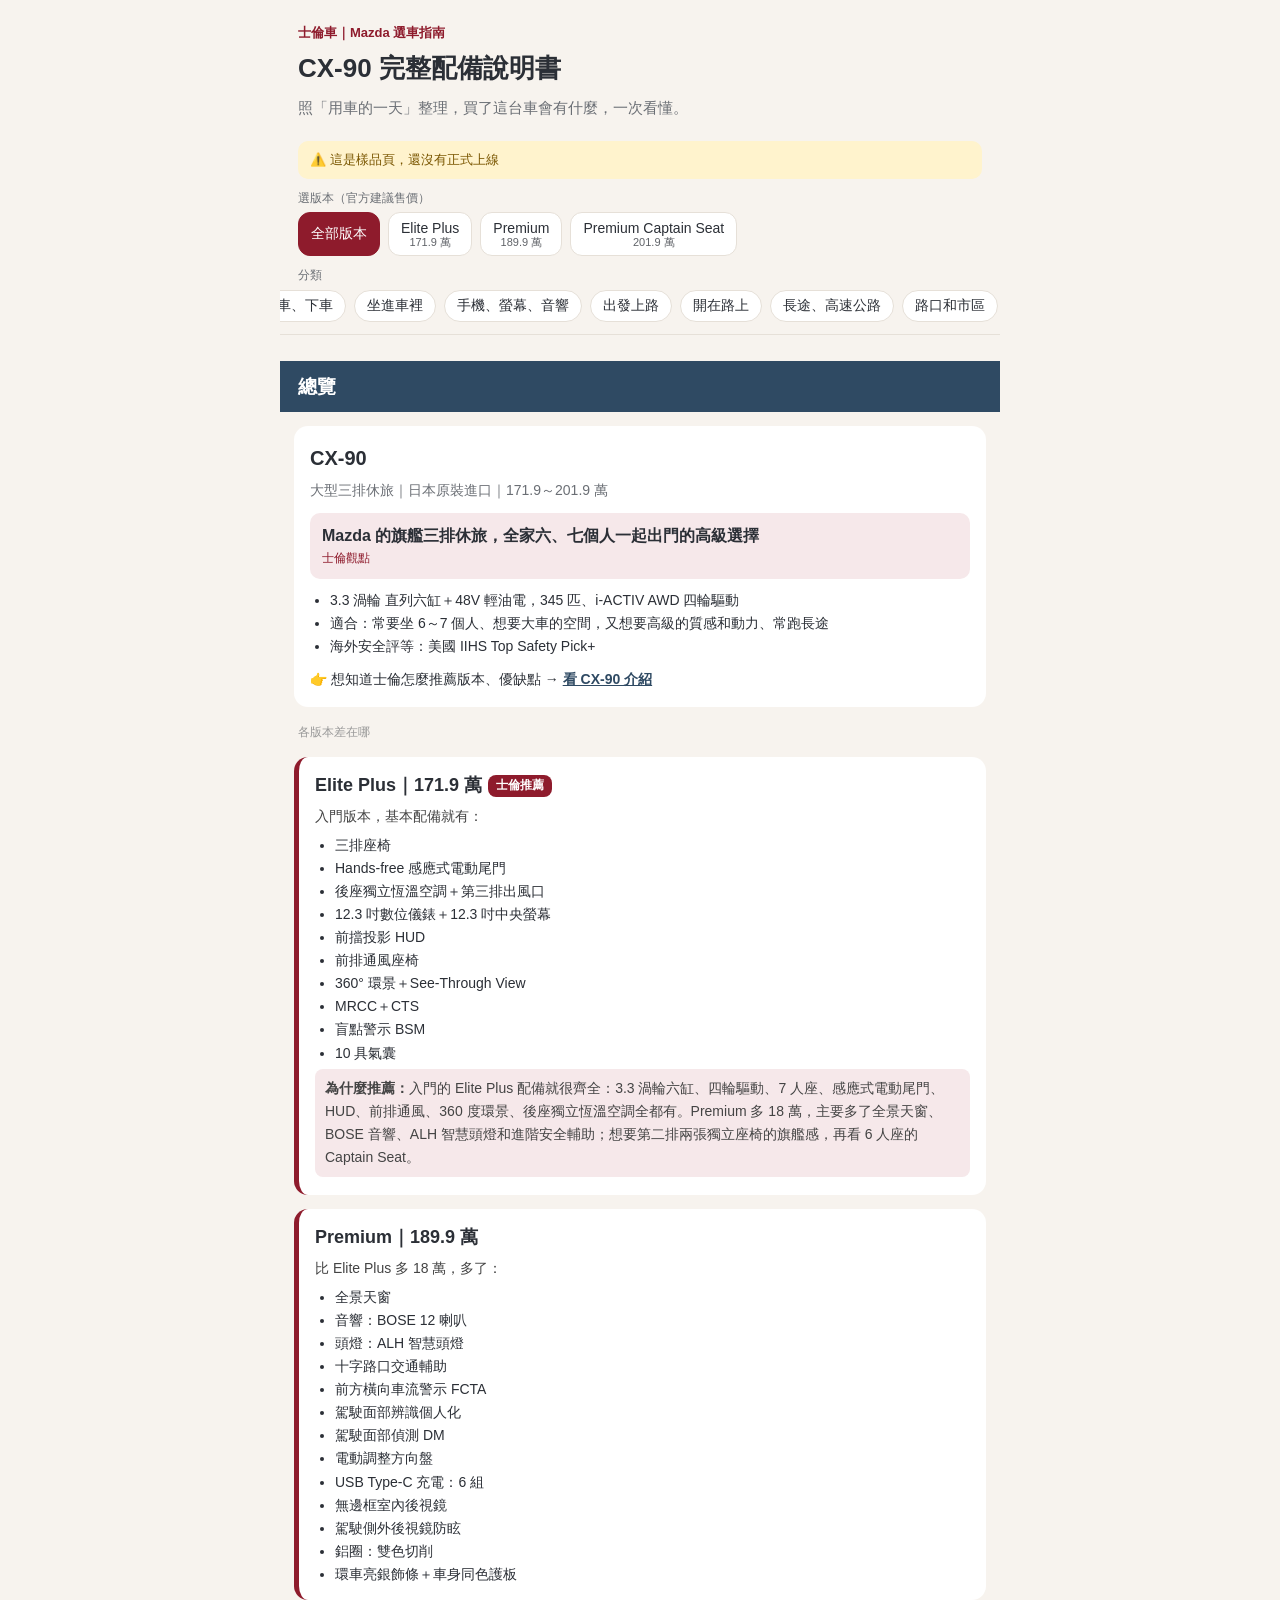
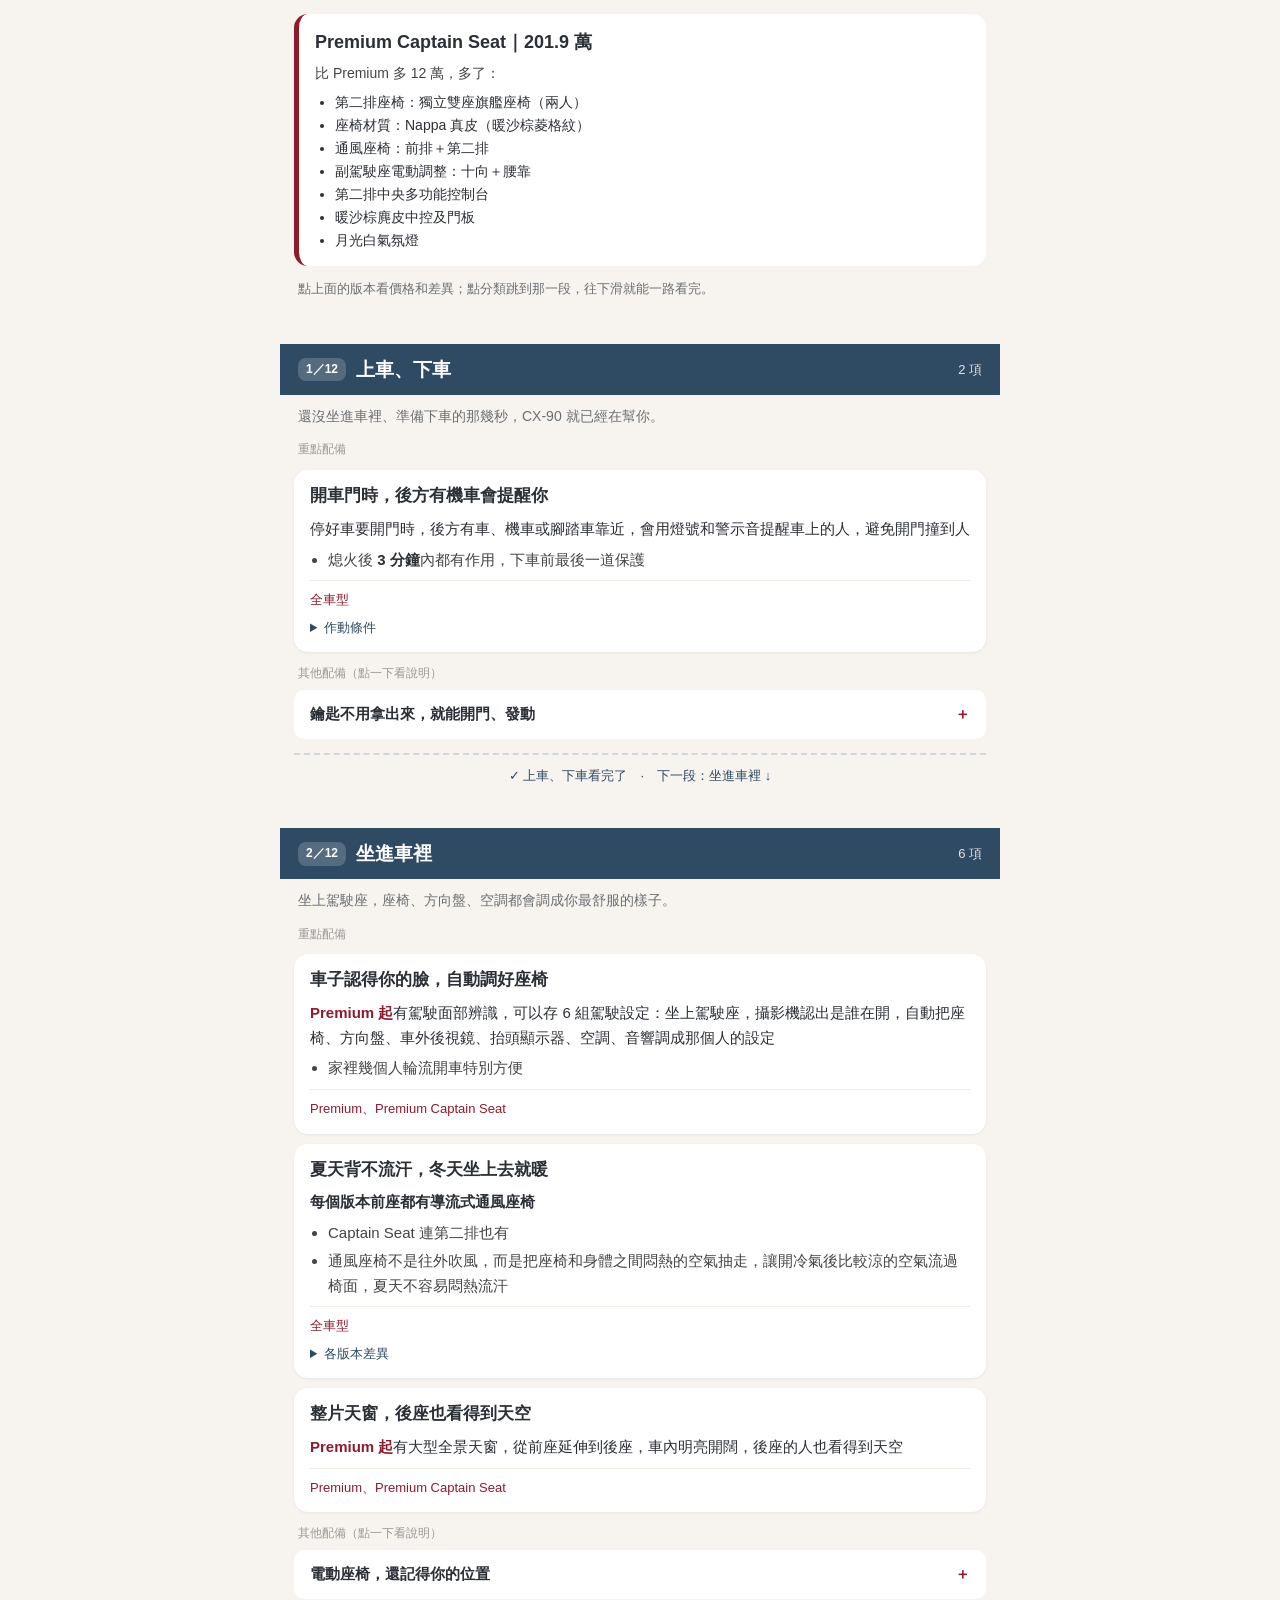
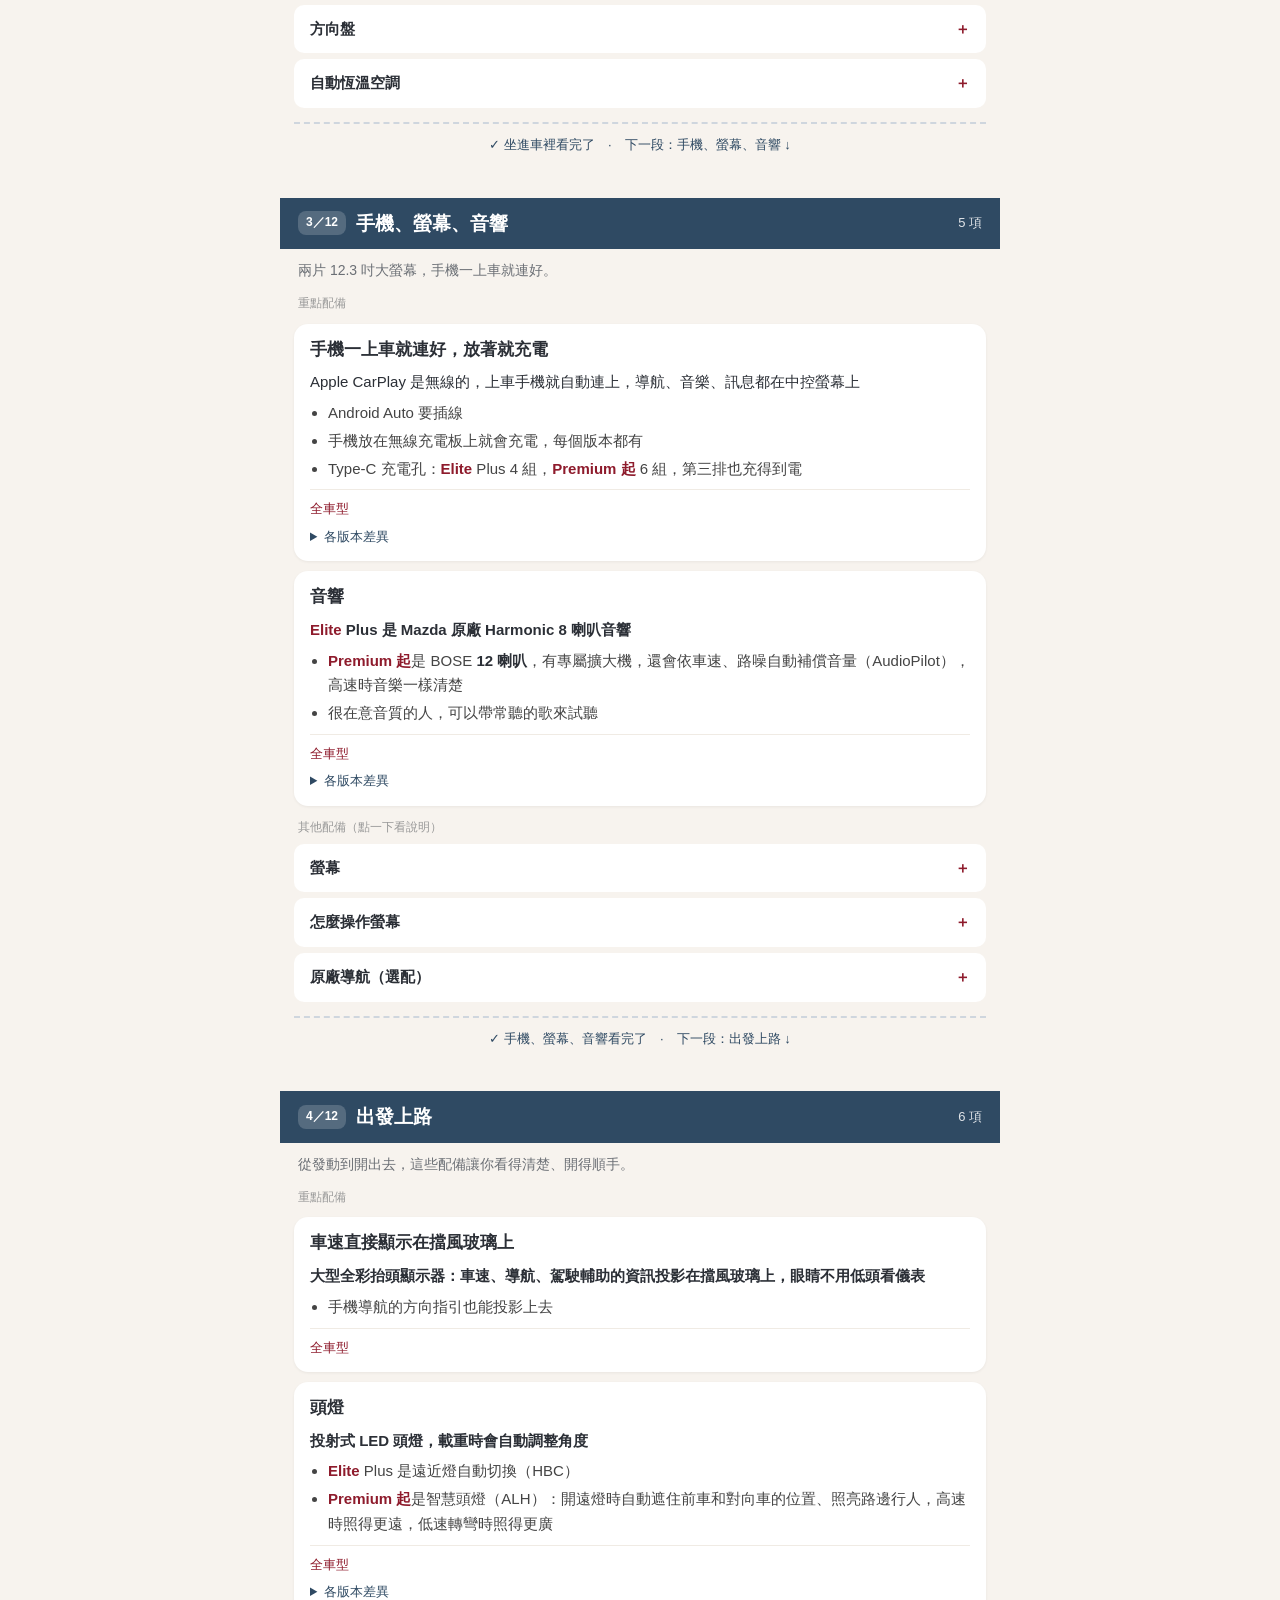
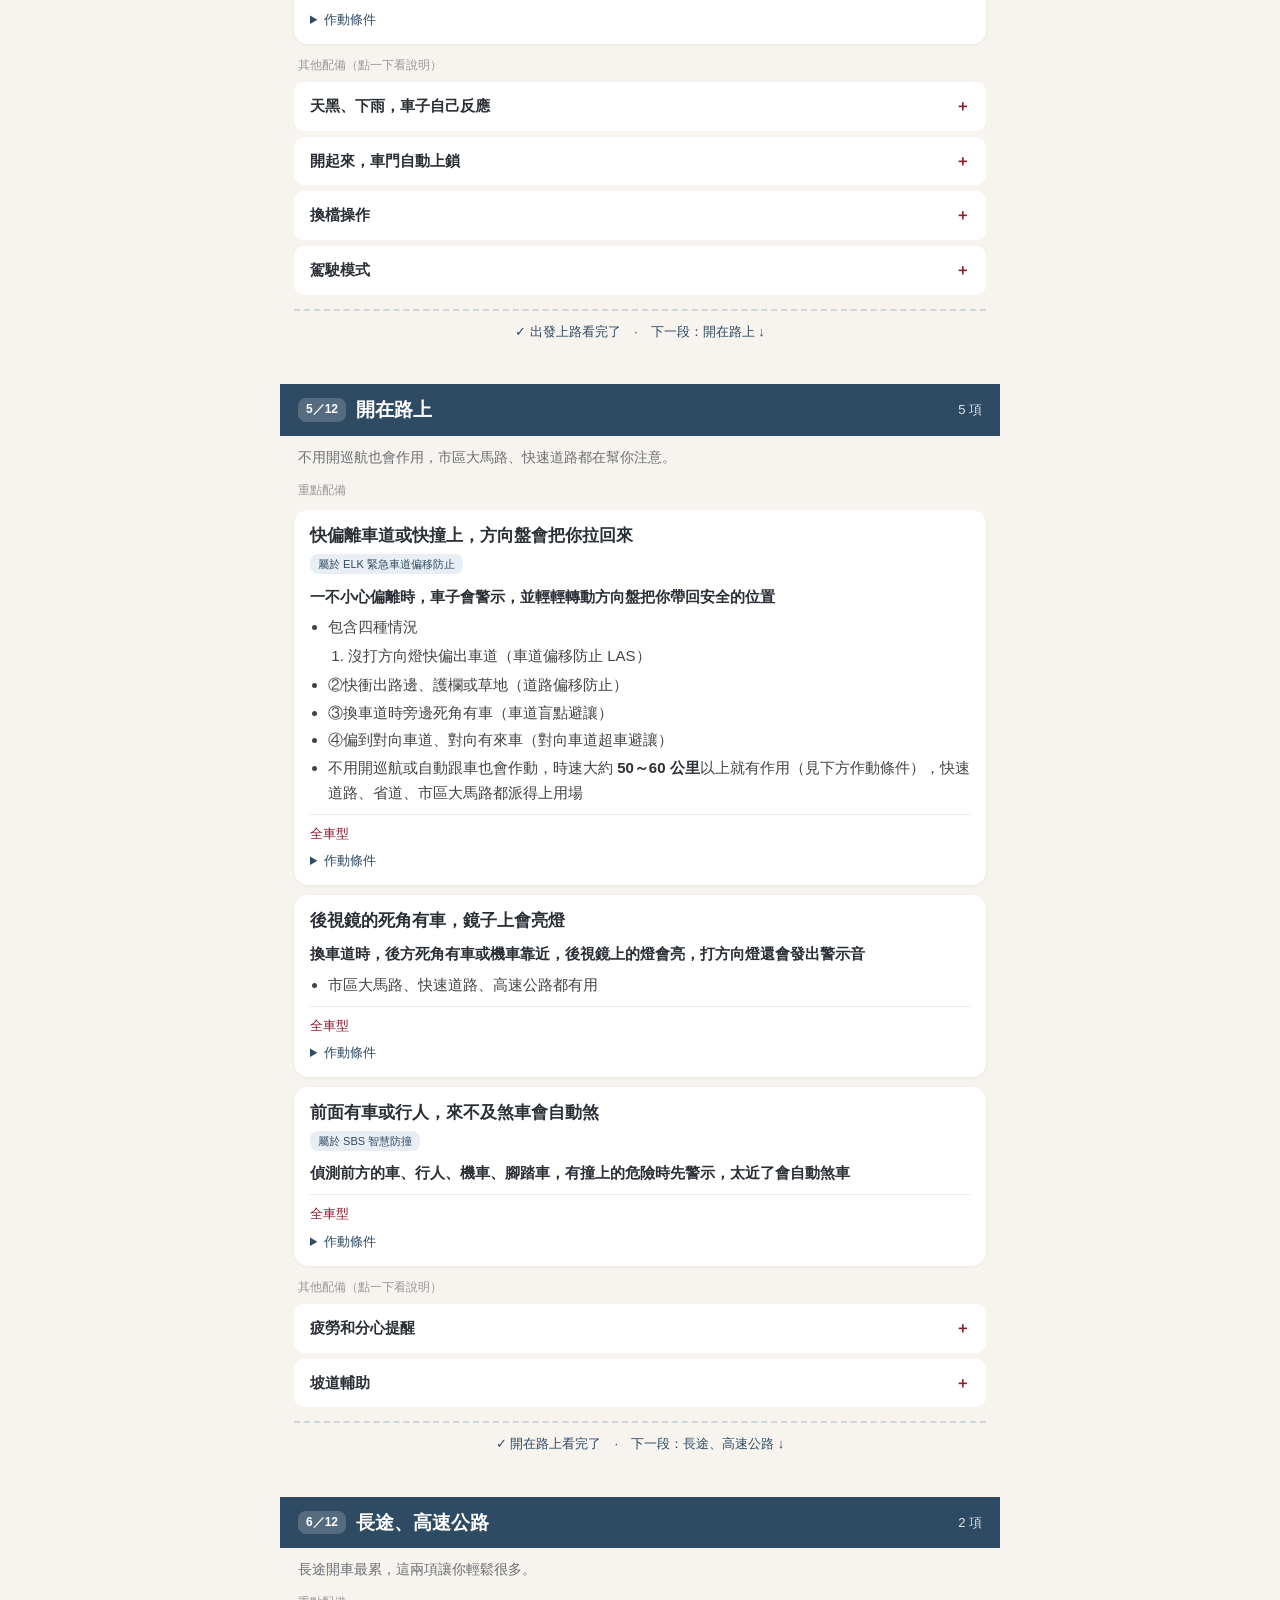
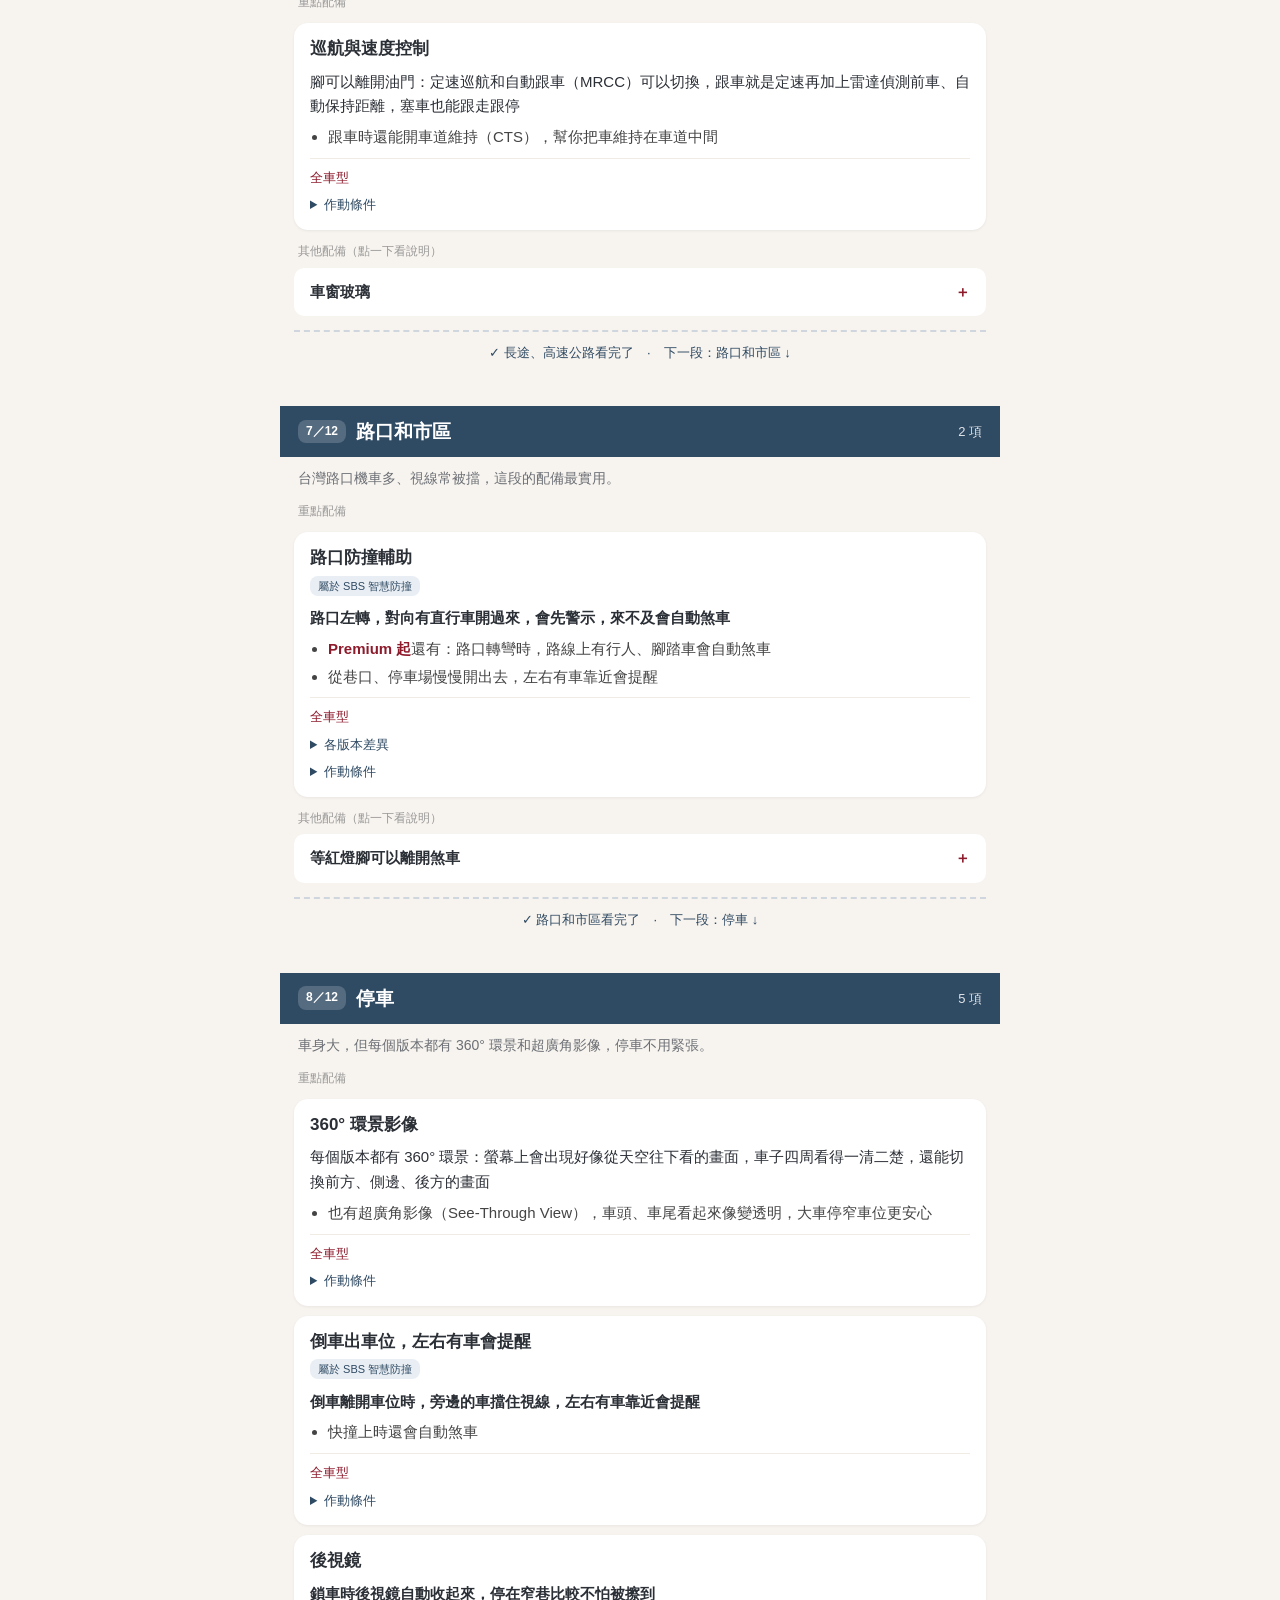
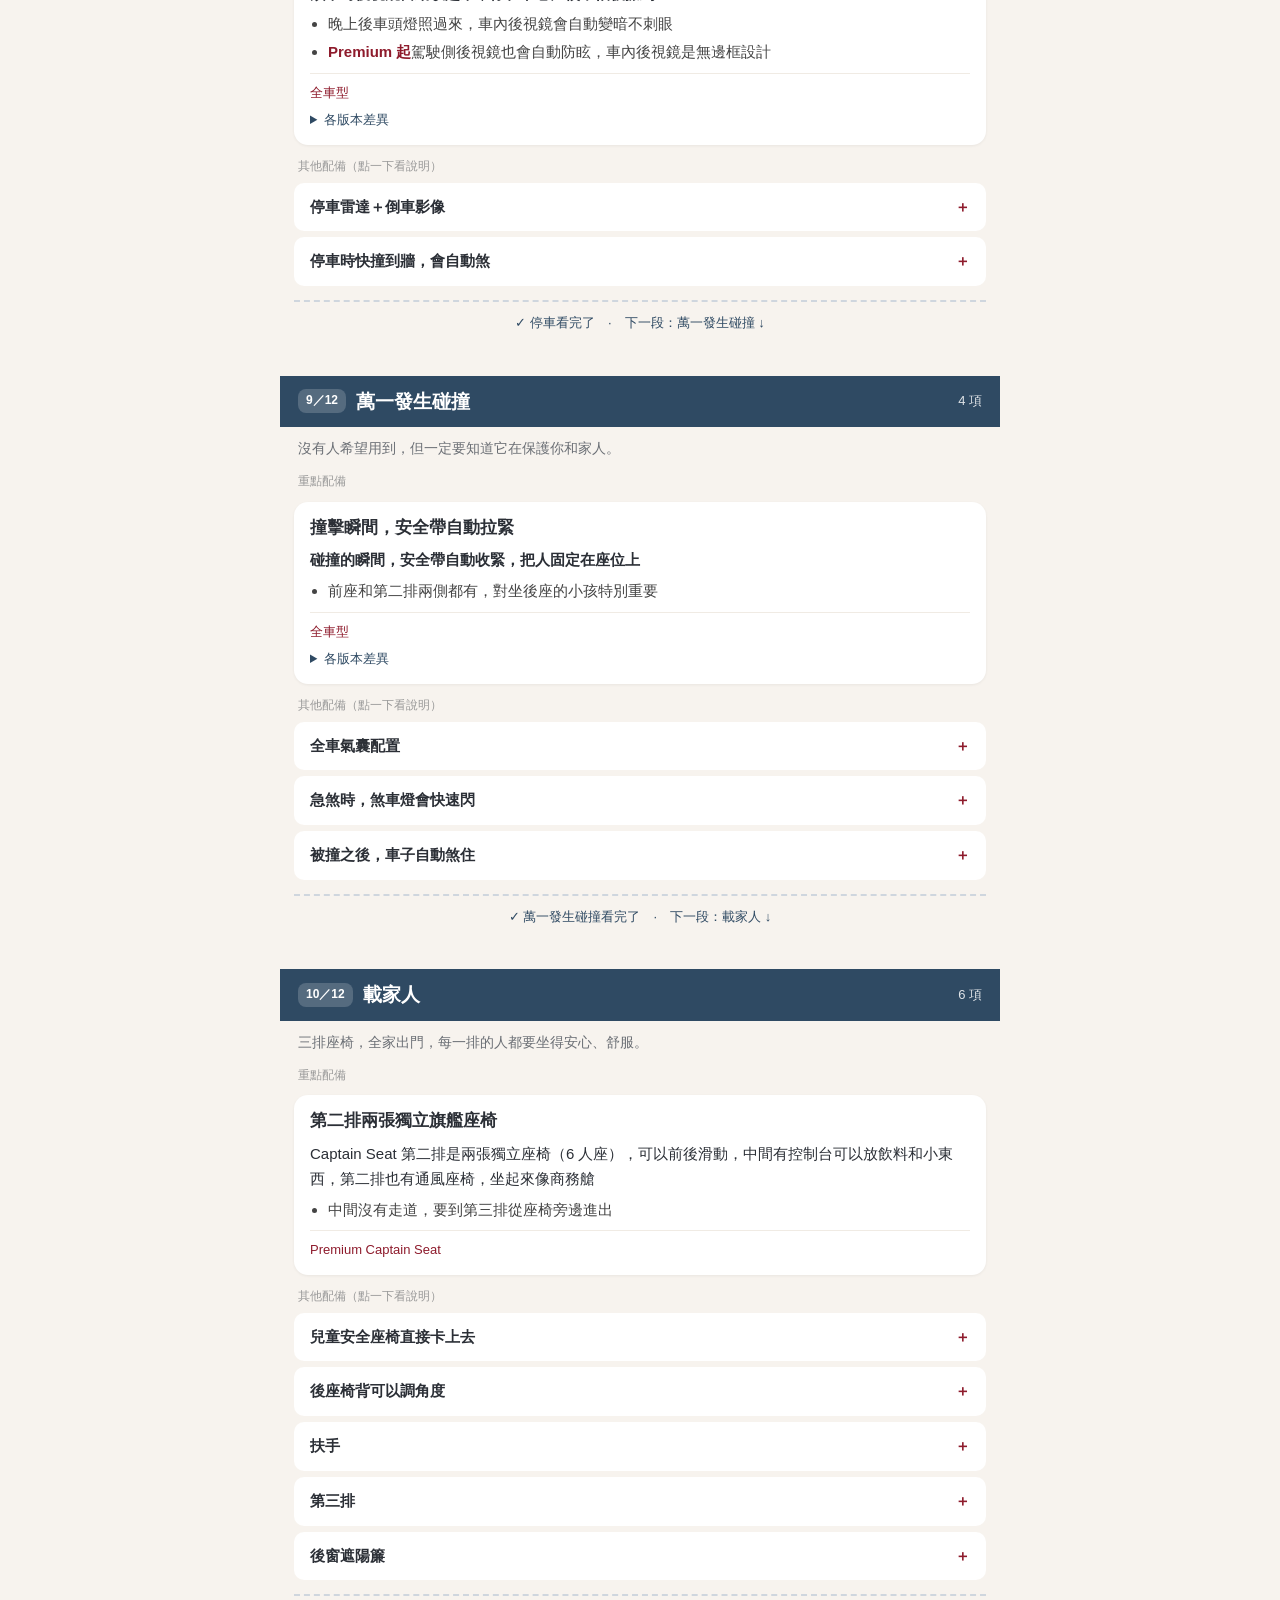
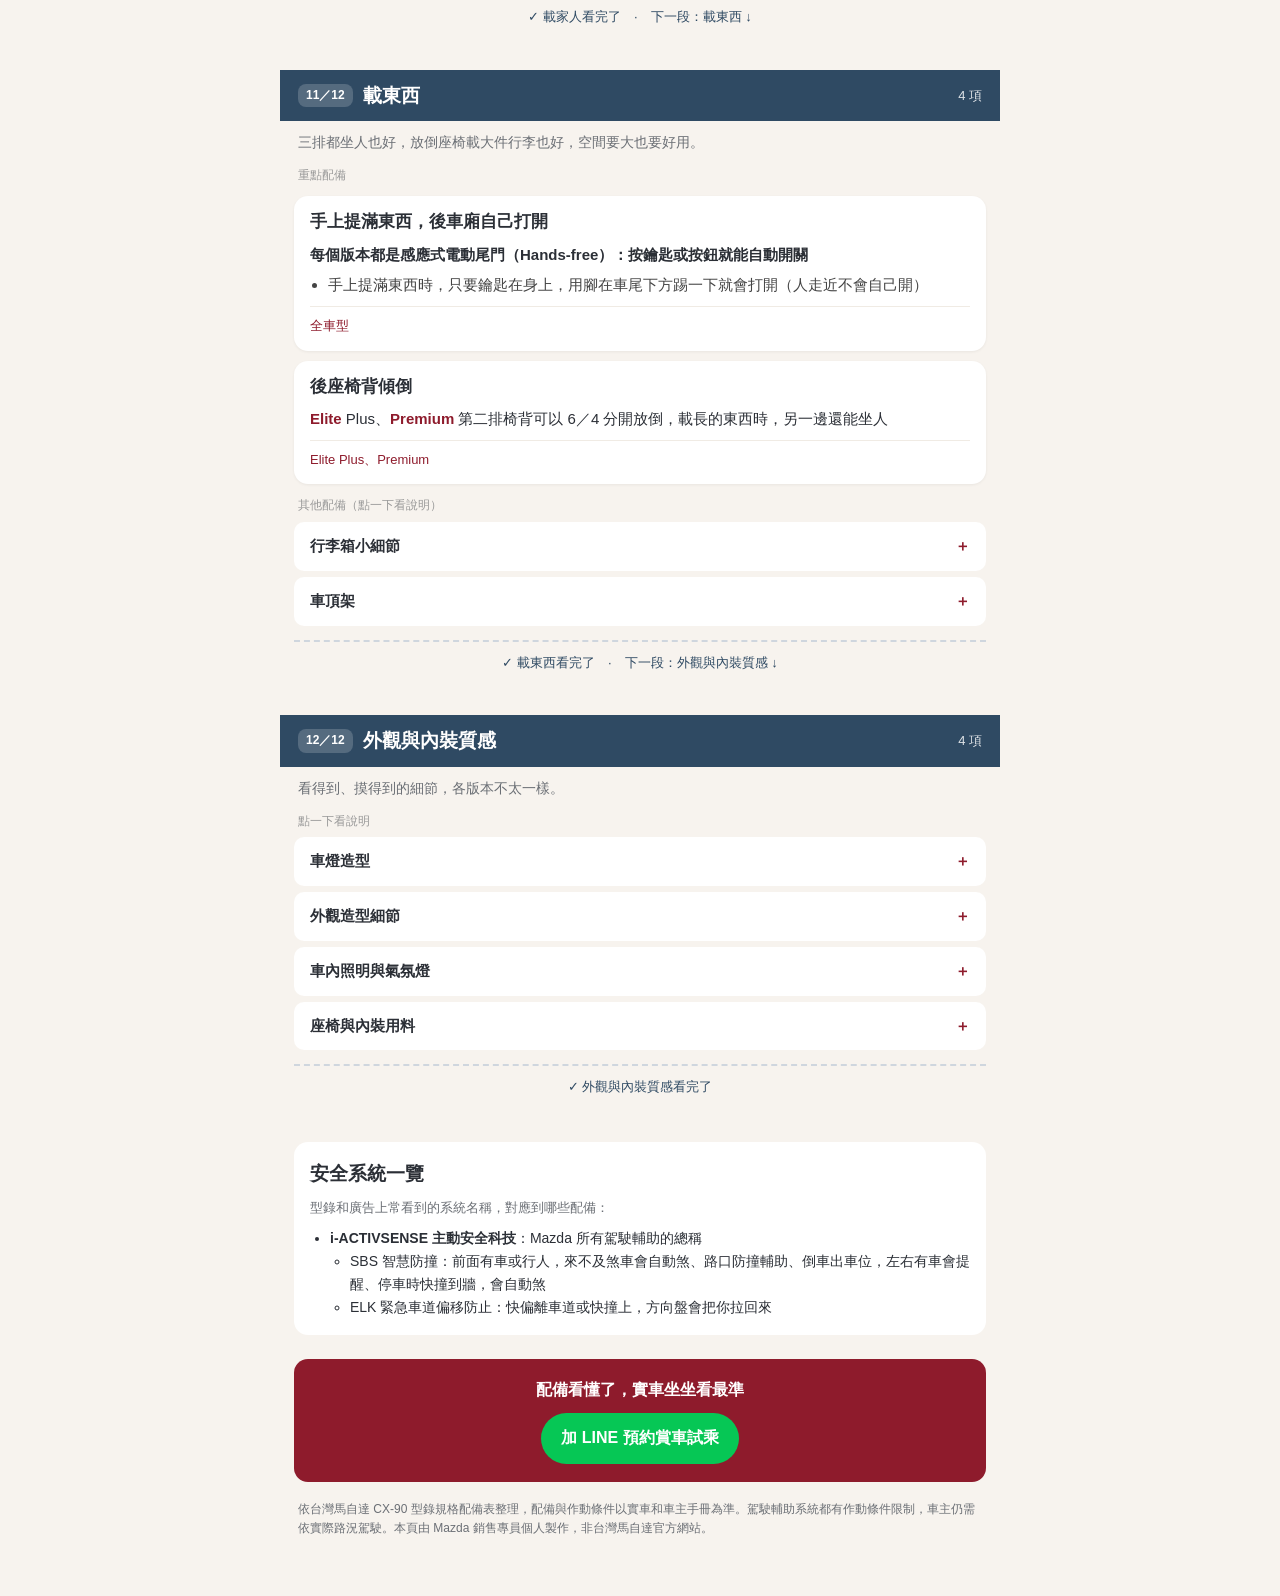
<file: preview/equipment/cx90.html>
<!doctype html><html lang="zh-Hant"><head><meta charset="utf-8">
<meta name="viewport" content="width=device-width,initial-scale=1"><meta name="robots" content="noindex">
<title>CX-90 完整配備說明書｜士倫車</title>
<style>
:root{--red:#8e1b2c;--navy:#2f4a63;--ink:#2b2f36;--muted:#6b6f75;--bg:#f7f3ee;--line:#e6e0d8}
*{box-sizing:border-box}body{margin:0;background:var(--bg);color:var(--ink);font-family:-apple-system,'PingFang TC','Noto Sans TC',sans-serif;line-height:1.65}
.wrap{max-width:720px;margin:0 auto;padding:0 0 40px}
header{padding:22px 18px 8px}.brand{font-size:13px;color:var(--red);font-weight:600}
h1{font-size:26px;margin:4px 0 6px}.lead{color:var(--muted);font-size:15px;margin:0}
.sample{margin:12px 18px 0;padding:8px 12px;border-radius:10px;background:#fff3cd;color:#7a5600;font-size:13px}
.bar{position:sticky;top:0;z-index:5;background:var(--bg);padding:10px 0 8px;border-bottom:1px solid var(--line)}
.lbl{font-size:12px;color:var(--muted);padding:0 18px;margin-bottom:4px}
.chips{display:flex;gap:8px;overflow-x:auto;padding:0 18px 4px;scrollbar-width:none}.chips::-webkit-scrollbar{display:none}
.chip{flex:none;border:1px solid var(--line);background:#fff;border-radius:999px;padding:6px 12px;font-size:14px;color:var(--ink);cursor:pointer;white-space:nowrap}
.chip.on{background:var(--red);border-color:var(--red);color:#fff}
#nav .chip.here{background:var(--navy);border-color:var(--navy);color:#fff}
.chip small{display:block;font-size:11px;opacity:.75;line-height:1.2}
#trims .chip{border-radius:12px;padding:5px 12px;min-height:44px}
.scene{padding:0 0 6px;margin-top:26px}.band{display:flex;align-items:center;gap:10px;background:var(--navy);color:#fff;padding:10px 18px;font-size:19px;font-weight:700}.band em{font-style:normal;font-size:12px;background:rgba(255,255,255,.18);border-radius:8px;padding:2px 8px;font-weight:600}.band i{margin-left:auto;font-style:normal;font-size:13px;font-weight:400;opacity:.85}.scene .hook{margin-top:10px}.endline{margin:14px 14px 0;padding:10px 12px;border-top:2px dashed #cfd6de;color:var(--navy);font-size:13px;text-align:center}.sn{font-size:12px;color:var(--navy);font-weight:700;padding:0 18px}
h2{font-size:22px;margin:2px 18px 4px}.hook{margin:0 18px 6px;color:var(--muted);font-size:14px}
.sec{font-size:12px;color:#999;margin:12px 18px 4px}
.card{background:#fff;margin:10px 14px;border-radius:14px;padding:14px 16px;box-shadow:0 1px 3px rgba(0,0,0,.06)}
.t{font-size:17px;font-weight:700;line-height:1.45}.tag{display:inline-block;font-size:11px;color:var(--navy);background:#e8eef4;border-radius:8px;padding:1px 8px;margin-top:5px}
.d{font-size:15px;margin:8px 0;color:#444}.lead2{margin:0 0 6px;font-weight:600;color:var(--ink)}.lead2.long{font-weight:400}.pts{margin:0;padding-left:18px}.pts>li{margin:3px 0}.sub{margin:4px 0;padding-left:20px}.sub li{margin:2px 0}.v{color:var(--red);font-weight:600}.d b{color:var(--ink)}
.ver{font-size:13px;color:var(--red);border-top:1px solid #f0ebe4;padding-top:8px;margin-top:6px}
.ver small{display:block;color:var(--muted)}
details.more{margin-top:6px;font-size:13px;color:var(--muted)}details.more summary{cursor:pointer;color:var(--navy)}
details.more ul{margin:6px 0 0;padding-left:18px}
details.line{background:#fff;margin:6px 14px;border-radius:10px;padding:12px 16px}
details.line>summary{list-style:none;display:flex;justify-content:space-between;gap:10px;font-size:15px;font-weight:600;cursor:pointer}
details.line>summary::-webkit-details-marker{display:none}details.line>summary::after{content:"＋";color:var(--red)}details.line[open]>summary::after{content:"－"}
.sum{margin:14px 14px 0;background:#fff;border-radius:14px;padding:14px 16px;border-left:5px solid var(--red)}.sum h3{margin:0 0 4px;font-size:18px}.sum p{margin:4px 0;font-size:14px;color:#444}.sum ul{margin:6px 0 0;padding-left:20px;font-size:14px}.rec{display:inline-block;font-size:12px;background:var(--red);color:#fff;border-radius:8px;padding:1px 8px;margin-left:6px;vertical-align:2px}.why{background:#f6e8ea;border-radius:8px;padding:8px 10px;margin-top:8px}
.pager{display:flex;gap:10px;margin:22px 14px 0}.pager button{flex:1;border:0;border-radius:12px;padding:14px 10px;font-size:15px;font-weight:700;cursor:pointer}.pager .prev{flex:.6;background:#fff;color:var(--navy);border:1px solid var(--line)}.pager .next{background:var(--navy);color:#fff}.pager .end{background:#06c755;color:#fff}
.ov{margin:14px 14px 0;background:#fff;border-radius:14px;padding:16px}.ov h2{margin:0 0 4px;font-size:20px}.ov .meta{color:var(--muted);font-size:14px}.ov .quote{margin:10px 0;padding:10px 12px;background:#f6e8ea;border-radius:10px;font-weight:600}.ov .by{font-size:12px;color:var(--red);font-weight:400}.ov ul{margin:6px 0 0;padding-left:20px;font-size:14px}.ov a{color:var(--navy);font-weight:600}.hint{margin:12px 18px;color:var(--muted);font-size:13px}
.empty{margin:10px 18px;color:var(--muted);font-size:14px}
.sys{margin:28px 14px 0;background:#fff;border-radius:14px;padding:16px}.sys h2{margin:0 0 8px;font-size:19px}.sys ul{margin:0;padding-left:20px;font-size:14px}
.cta{margin:24px 14px 0;background:var(--red);color:#fff;border-radius:14px;padding:18px;text-align:center}
.cta a{display:inline-block;margin-top:10px;background:#06c755;color:#fff;text-decoration:none;font-weight:700;padding:12px 20px;border-radius:999px}
.fine{font-size:12px;color:var(--muted);margin:18px;line-height:1.6}
</style></head><body><div class="wrap">
<header><div class="brand">士倫車｜Mazda 選車指南</div><h1>CX-90 完整配備說明書</h1>
<p class="lead">照「用車的一天」整理，買了這台車會有什麼，一次看懂。</p></header>
<div class="sample">⚠️ 這是樣品頁，還沒有正式上線</div>
<div class="bar"><div class="lbl">選版本（官方建議售價）</div><div class="chips" id="trims"></div>
<div class="lbl" style="margin-top:6px">分類</div><div class="chips" id="nav"></div></div>
<main id="main"></main>
<div class="cta"><b>配備看懂了，實車坐坐看最準</b><br><a id="line" href="#">加 LINE 預約賞車試乘</a></div>
<p class="fine">依台灣馬自達 CX-90 型錄規格配備表整理，配備與作動條件以實車和車主手冊為準。駕駛輔助系統都有作動條件限制，車主仍需依實際路況駕駛。本頁由 Mazda 銷售專員個人製作，非台灣馬自達官方網站。</p>
</div>
<script>
const D={"車款": "CX-90", "版本": ["Elite Plus", "Premium", "Premium Captain Seat"], "售價": ["171.9 萬", "189.9 萬", "201.9 萬"], "車身": ["休旅", "休旅", "休旅"], "摘要": [{"開頭": "入門版本，基本配備就有：", "清單": ["三排座椅", "Hands-free 感應式電動尾門", "後座獨立恆溫空調＋第三排出風口", "12.3 吋數位儀錶＋12.3 吋中央螢幕", "前擋投影 HUD", "前排通風座椅", "360° 環景＋See-Through View", "MRCC＋CTS", "盲點警示 BSM", "10 具氣囊"]}, {"開頭": "比 Elite Plus 多 18 萬，多了：", "清單": ["全景天窗", "音響：BOSE 12 喇叭", "頭燈：ALH 智慧頭燈", "十字路口交通輔助", "前方橫向車流警示 FCTA", "駕駛面部辨識個人化", "駕駛面部偵測 DM", "電動調整方向盤", "USB Type-C 充電：6 組", "無邊框室內後視鏡", "駕駛側外後視鏡防眩", "鋁圈：雙色切削", "環車亮銀飾條＋車身同色護板"]}, {"開頭": "比 Premium 多 12 萬，多了：", "清單": ["第二排座椅：獨立雙座旗艦座椅（兩人）", "座椅材質：Nappa 真皮（暖沙棕菱格紋）", "通風座椅：前排＋第二排", "副駕駛座電動調整：十向＋腰靠", "第二排中央多功能控制台", "暖沙棕麂皮中控及門板", "月光白氣氛燈"]}], "推薦": [0], "推薦理由": "入門的 Elite Plus 配備就很齊全：3.3 渦輪六缸、四輪驅動、7 人座、感應式電動尾門、HUD、前排通風、360 度環景、後座獨立恆溫空調全都有。Premium 多 18 萬，主要多了全景天窗、BOSE 音響、ALH 智慧頭燈和進階安全輔助；想要第二排兩張獨立座椅的旗艦感，再看 6 人座的 Captain Seat。", "總覽": {"分類": "大型三排休旅", "價格": "171.9～201.9 萬", "一句話": "Mazda 的旗艦三排休旅，全家六、七個人一起出門的高級選擇", "適合": ["常要坐 6～7 個人：三代同堂、或常載長輩和小孩一起出門", "想要大車的空間，又想要高級的質感和動力：3.3 渦輪六缸＋48V 輕油電，345 匹、51 公斤米", "常跑長途：全車系四輪驅動、後座獨立恆溫空調，第三排也有出風口"], "動力": "3.3 渦輪 直列六缸＋48V 輕油電，345 匹", "驅動": "i-ACTIV AWD 四輪驅動", "產地": "日本原裝進口", "評等": ["美國 IIHS Top Safety Pick+"]}, "id": "cx90", "情境": ["上車、下車", "坐進車裡", "手機、螢幕、音響", "出發上路", "開在路上", "長途、高速公路", "路口和市區", "停車", "萬一發生碰撞", "載家人", "載東西", "外觀與內裝質感"], "開場": {"上車、下車": "還沒坐進車裡、準備下車的那幾秒，CX-90 就已經在幫你。", "坐進車裡": "坐上駕駛座，座椅、方向盤、空調都會調成你最舒服的樣子。", "手機、螢幕、音響": "兩片 12.3 吋大螢幕，手機一上車就連好。", "出發上路": "從發動到開出去，這些配備讓你看得清楚、開得順手。", "開在路上": "不用開巡航也會作用，市區大馬路、快速道路都在幫你注意。", "長途、高速公路": "長途開車最累，這兩項讓你輕鬆很多。", "路口和市區": "台灣路口機車多、視線常被擋，這段的配備最實用。", "停車": "車身大，但每個版本都有 360° 環景和超廣角影像，停車不用緊張。", "萬一發生碰撞": "沒有人希望用到，但一定要知道它在保護你和家人。", "載家人": "三排座椅，全家出門，每一排的人都要坐得安心、舒服。", "載東西": "三排都坐人也好，放倒座椅載大件行李也好，空間要大也要好用。", "外觀與內裝質感": "看得到、摸得到的細節，各版本不太一樣。"}, "items": [{"編號": 1, "情境": "上車、下車", "層級": "一句話", "標題": "鑰匙不用拿出來，就能開門、發動", "標籤": "", "說明": "鑰匙放在口袋或包包裡，按車門把手上的按鈕就能解鎖、上鎖；坐上車踩煞車、按啟動鈕就能發動。", "版本": [0, 1, 2], "細節": [{"名稱": "Smart Keyless 免鑰匙感應系統", "版本": [0, 1, 2], "附註": {}, "選配": false}, {"名稱": "Push Start 引擎啟動鈕", "版本": [0, 1, 2], "附註": {}, "選配": false}], "作動": []}, {"編號": 2, "情境": "上車、下車", "層級": "卡片", "標題": "開車門時，後方有機車會提醒你", "標籤": "", "說明": "停好車要開門時，後方有車、機車或腳踏車靠近，會用燈號和警示音提醒車上的人，避免開門撞到人。熄火後 3 分鐘內都有作用，下車前最後一道保護。", "版本": [0, 1, 2], "細節": [{"名稱": "離車警示輔助功能", "版本": [0, 1, 2], "附註": {}, "選配": false}], "作動": [{"功能": "離車警示", "條件": "車輛靜止，熄火或開電後 3 分鐘內"}]}, {"編號": 3, "情境": "坐進車裡", "層級": "卡片", "標題": "車子認得你的臉，自動調好座椅", "標籤": "", "說明": "Premium 起有駕駛面部辨識，可以存 6 組駕駛設定：坐上駕駛座，攝影機認出是誰在開，自動把座椅、方向盤、車外後視鏡、抬頭顯示器、空調、音響調成那個人的設定。家裡幾個人輪流開車特別方便。", "版本": [1, 2], "細節": [{"名稱": "Driver Personalization System 駕駛面部辨識個人化系統", "版本": [1, 2], "附註": {}, "選配": false}], "作動": []}, {"編號": 4, "情境": "坐進車裡", "層級": "一句話", "標題": "電動座椅，還記得你的位置", "標籤": "", "說明": "駕駛座是十向電動座椅：用按鈕調整前後、高低、角度和腰部支撐，還有記憶功能，輪流開車的家人按一下就回到自己的位置。副駕駛座也是電動的：Elite Plus、Premium 八向，Captain Seat 十向含電動腰靠。", "版本": [0, 1, 2], "細節": [{"名稱": "駕駛座十向電動調整含電動腰靠調整功能", "版本": [0, 1, 2], "附註": {}, "選配": false}, {"名稱": "駕駛座電動座椅記憶功能", "版本": [0, 1, 2], "附註": {}, "選配": false}, {"名稱": "副駕駛座八向電動調整功能", "版本": [0, 1], "附註": {}, "選配": false}, {"名稱": "副駕駛座十向電動調整含電動腰靠調整功能", "版本": [2], "附註": {}, "選配": false}], "作動": []}, {"編號": 5, "情境": "坐進車裡", "層級": "卡片", "標題": "夏天背不流汗，冬天坐上去就暖", "標籤": "", "說明": "每個版本前座都有導流式通風座椅；Captain Seat 連第二排也有。通風座椅不是往外吹風，而是把座椅和身體之間悶熱的空氣抽走，讓開冷氣後比較涼的空氣流過椅面，夏天不容易悶熱流汗。", "版本": [0, 1, 2], "細節": [{"名稱": "導流式通風座椅", "版本": [0, 1, 2], "附註": {"0": "前排座椅", "1": "前排座椅", "2": "前排座椅/第二排座椅"}, "選配": false}], "作動": []}, {"編號": 6, "情境": "坐進車裡", "層級": "一句話", "標題": "方向盤", "標籤": "", "說明": "方向盤是真皮包覆，可以上下、前後調整；Premium 起是電動調整，還會配合駕駛面部辨識自動調到你的位置。Captain Seat 的方向盤是棕黑雙色。", "版本": [0, 1, 2], "細節": [{"名稱": "四向可調電動方向盤", "版本": [1, 2], "附註": {}, "選配": false}, {"名稱": "真皮包覆方向盤", "版本": [0, 1, 2], "附註": {"2": "棕黑雙色"}, "選配": false}], "作動": []}, {"編號": 7, "情境": "坐進車裡", "層級": "一句話", "標題": "自動恆溫空調", "標籤": "", "說明": "前座雙區恆溫，駕駛和副駕駛可以各自設定溫度；後座有獨立的恆溫空調，可以自己調溫度，第三排也有出風口，坐最後面一樣涼。", "版本": [0, 1, 2], "細節": [{"名稱": "前座雙區獨立恆溫空調系統", "版本": [0, 1, 2], "附註": {}, "選配": false}, {"名稱": "後座獨立恆溫空調系統附第三排獨立出風口", "版本": [0, 1, 2], "附註": {}, "選配": false}], "作動": []}, {"編號": 8, "情境": "坐進車裡", "層級": "卡片", "標題": "整片天窗，後座也看得到天空", "標籤": "", "說明": "Premium 起有大型全景天窗，從前座延伸到後座，車內明亮開闊，後座的人也看得到天空。", "版本": [1, 2], "細節": [{"名稱": "雙模式大型全景天窗", "版本": [1, 2], "附註": {}, "選配": false}], "作動": []}, {"編號": 9, "情境": "手機、螢幕、音響", "層級": "卡片", "標題": "手機一上車就連好，放著就充電", "標籤": "", "說明": "Apple CarPlay 是無線的，上車手機就自動連上，導航、音樂、訊息都在中控螢幕上；Android Auto 要插線。手機放在無線充電板上就會充電，每個版本都有。Type-C 充電孔：Elite Plus 4 組，Premium 起 6 組，第三排也充得到電。", "版本": [0, 1, 2], "細節": [{"名稱": "藍牙 / USB 輸入介面", "版本": [0, 1, 2], "附註": {}, "選配": false}, {"名稱": "USB Type-C 充電功能", "版本": [0, 1, 2], "附註": {"0": "4組", "1": "6組", "2": "6組"}, "選配": false}, {"名稱": "無線充電裝置", "版本": [0, 1, 2], "附註": {}, "選配": false}], "作動": []}, {"編號": 10, "情境": "手機、螢幕、音響", "層級": "一句話", "標題": "螢幕", "標籤": "", "說明": "12.3 吋全數位儀表，可以切換顯示的資訊；中控也是 12.3 吋螢幕，顯示音樂、CarPlay、360° 環景畫面。每個版本尺寸一樣。", "版本": [0, 1, 2], "細節": [{"名稱": "12.3 吋全數位多功能儀錶", "版本": [0, 1, 2], "附註": {}, "選配": false}, {"名稱": "12.3 吋中央資訊顯示幕", "版本": [0, 1, 2], "附註": {}, "選配": false}], "作動": []}, {"編號": 11, "情境": "手機、螢幕、音響", "層級": "一句話", "標題": "怎麼操作螢幕", "標籤": "", "說明": "排檔桿旁有旋鈕，開車時手放著就能操作螢幕，不用伸手去點；方向盤上的按鍵可以調音量、接電話、設定巡航和駕駛輔助。", "版本": [0, 1, 2], "細節": [{"名稱": "多功能控制旋鈕", "版本": [0, 1, 2], "附註": {}, "選配": false}], "作動": []}, {"編號": 12, "情境": "手機、螢幕、音響", "層級": "卡片", "標題": "音響", "標籤": "", "說明": "Elite Plus 是 Mazda 原廠 Harmonic 8 喇叭音響；Premium 起是 BOSE 12 喇叭，有專屬擴大機，還會依車速、路噪自動補償音量（AudioPilot），高速時音樂一樣清楚。很在意音質的人，可以帶常聽的歌來試聽。", "版本": [0, 1, 2], "細節": [{"名稱": "Mazda Harmonic Acoustics 環場聲學音響系統", "版本": [0], "附註": {}, "選配": false}, {"名稱": "BOSE® 環繞音響系統", "版本": [1, 2], "附註": {}, "選配": false}], "作動": []}, {"編號": 13, "情境": "手機、螢幕、音響", "層級": "一句話", "標題": "原廠導航（選配）", "標籤": "", "說明": "原廠導航是另外加裝的原廠配件。裝了之後，搭配抬頭顯示器還能顯示路段速限、提示路口該走哪個車道。", "版本": [0, 1, 2], "細節": [{"名稱": "MAZDA CONNECT-NAVI 進階衛星導航系統*", "版本": [0, 1, 2], "附註": {}, "選配": true}, {"名稱": "速限提醒輔助系統 *", "版本": [0, 1, 2], "附註": {}, "選配": true}, {"名稱": "車道指引輔助系統 *", "版本": [0, 1, 2], "附註": {}, "選配": true}], "作動": []}, {"編號": 14, "情境": "出發上路", "層級": "卡片", "標題": "車速直接顯示在擋風玻璃上", "標籤": "", "說明": "大型全彩抬頭顯示器：車速、導航、駕駛輔助的資訊投影在擋風玻璃上，眼睛不用低頭看儀表；手機導航的方向指引也能投影上去。", "版本": [0, 1, 2], "細節": [{"名稱": "大型前擋投影式全彩抬頭顯示器 (Windshield HUD)", "版本": [0, 1, 2], "附註": {}, "選配": false}], "作動": []}, {"編號": 15, "情境": "出發上路", "層級": "一句話", "標題": "天黑、下雨，車子自己反應", "標籤": "", "說明": "下雨時雨刷自動開啟、調整速度；天黑、進隧道或地下室，頭燈自動打開。頭燈怎麼照，請看「頭燈」。", "版本": [0, 1, 2], "細節": [{"名稱": "雨滴感應式雨刷", "版本": [0, 1, 2], "附註": {}, "選配": false}, {"名稱": "光感應自動啟閉頭燈", "版本": [0, 1, 2], "附註": {}, "選配": false}], "作動": []}, {"編號": 16, "情境": "出發上路", "層級": "卡片", "標題": "頭燈", "標籤": "", "說明": "投射式 LED 頭燈，載重時會自動調整角度。Elite Plus 是遠近燈自動切換（HBC）；Premium 起是智慧頭燈（ALH）：開遠燈時自動遮住前車和對向車的位置、照亮路邊行人，高速時照得更遠，低速轉彎時照得更廣。", "版本": [0, 1, 2], "細節": [{"名稱": "投射式LED 頭燈 ( 附自動水平調整 )", "版本": [0, 1, 2], "附註": {}, "選配": false}, {"名稱": "進階型智慧頭燈附行人標記功能 (ALH)", "版本": [1, 2], "附註": {}, "選配": false}, {"名稱": "遠近光燈自動調節系統 (HBC)", "版本": [0], "附註": {}, "選配": false}], "作動": [{"功能": "ALH 智慧頭燈", "條件": "防眩遠光：車輛約 30 km/h、號誌約 60 km/h 以上；行人標記 20～80 km/h；高速模式 105 km/h 以上；廣角近光 40 km/h 以下或靜止打方向燈時"}]}, {"編號": 17, "情境": "出發上路", "層級": "一句話", "標題": "開起來，車門自動上鎖", "標籤": "", "說明": "車速超過一定速度，車門自動上鎖，後座小孩不會在行駛中誤開車門。", "版本": [0, 1, 2], "細節": [{"名稱": "車速感應式車門自動上鎖功能", "版本": [0, 1, 2], "附註": {}, "選配": false}], "作動": []}, {"編號": 18, "情境": "出發上路", "層級": "一句話", "標題": "換檔操作", "標籤": "", "說明": "電子式排檔桿，操作輕巧；方向盤後面有換檔撥片，下長坡想用引擎煞車、或想開得有樂趣時很好用。每個版本都有。", "版本": [0, 1, 2], "細節": [{"名稱": "方向盤換檔快撥片", "版本": [0, 1, 2], "附註": {}, "選配": false}, {"名稱": "電子線傳排檔", "版本": [0, 1, 2], "附註": {}, "選配": false}], "作動": []}, {"編號": 19, "情境": "出發上路", "層級": "一句話", "標題": "駕駛模式", "標籤": "", "說明": "Mi-Drive 智慧駕駛模式，整合動力、煞車和四輪驅動的控制：NORMAL（日常）、SPORT（運動）、OFF-ROAD（越野）。越野模式會調整動力和四輪驅動的分配，碎石、泥巴路比較穩。CX-90 每個版本都是四輪驅動。", "版本": [0, 1, 2], "細節": [], "作動": []}, {"編號": 20, "情境": "開在路上", "層級": "卡片", "標題": "快偏離車道或快撞上，方向盤會把你拉回來", "標籤": "屬於 ELK 緊急車道偏移防止", "說明": "一不小心偏離時，車子會警示，並輕輕轉動方向盤把你帶回安全的位置。包含四種情況：①沒打方向燈快偏出車道（車道偏移防止 LAS）；②快衝出路邊、護欄或草地（道路偏移防止）；③換車道時旁邊死角有車（車道盲點避讓）；④偏到對向車道、對向有來車（對向車道超車避讓）。不用開巡航或自動跟車也會作動，時速大約 50～60 公里以上就有作用（見下方作動條件），快速道路、省道、市區大馬路都派得上用場。", "版本": [0, 1, 2], "細節": [{"名稱": "車道偏移警示輔助功能(LDWS)", "版本": [0, 1, 2], "附註": {}, "選配": false}, {"名稱": "車道偏移防止輔助功能(LAS)", "版本": [0, 1, 2], "附註": {}, "選配": false}, {"名稱": "道路偏移防止輔助功能", "版本": [0, 1, 2], "附註": {}, "選配": false}, {"名稱": "車道盲點避讓輔助功能", "版本": [0, 1, 2], "附註": {}, "選配": false}, {"名稱": "對向車道超車避讓輔助功能", "版本": [0, 1, 2], "附註": {}, "選配": false}, {"名稱": "緊急車道偏移防止輔助系統(ELK)", "版本": [0, 1, 2], "附註": {}, "選配": false}], "作動": [{"功能": "車道偏移防止（LAS）", "條件": "約 60 km/h 以上"}, {"功能": "道路偏移防止", "條件": "約 60 km/h 以上"}, {"功能": "車道盲點避讓", "條件": "約 50 km/h 以上"}, {"功能": "對向車道超車避讓", "條件": "約 60 km/h 以上"}, {"功能": "車道偏移警示（LDWS）", "條件": "約 60 km/h 以上"}]}, {"編號": 21, "情境": "開在路上", "層級": "卡片", "標題": "後視鏡的死角有車，鏡子上會亮燈", "標籤": "", "說明": "換車道時，後方死角有車或機車靠近，後視鏡上的燈會亮，打方向燈還會發出警示音；市區大馬路、快速道路、高速公路都有用。", "版本": [0, 1, 2], "細節": [{"名稱": "盲點警示輔助系統 (BSM)", "版本": [0, 1, 2], "附註": {}, "選配": false}], "作動": [{"功能": "盲點偵測（BSM）", "條件": "約 30 km/h 以上"}]}, {"編號": 22, "情境": "開在路上", "層級": "卡片", "標題": "前面有車或行人，來不及煞車會自動煞", "標籤": "屬於 SBS 智慧防撞", "說明": "偵測前方的車、行人、機車、腳踏車，有撞上的危險時先警示，太近了會自動煞車。", "版本": [0, 1, 2], "細節": [{"名稱": "前行偵測防撞輔助功能", "版本": [0, 1, 2], "附註": {}, "選配": false}], "作動": [{"功能": "前行防撞（前車／機車）", "條件": "約 4 km/h 以上（前車）"}, {"功能": "前行防撞（行人／自行車）", "條件": "約 10～80 km/h"}]}, {"編號": 23, "情境": "開在路上", "層級": "一句話", "標題": "疲勞和分心提醒", "標籤": "", "說明": "長途開車後，系統判斷你可能累了，會提醒你休息（在一定車速以上開一段時間才會判斷）。Premium 起還有駕駛面部偵測：用攝影機看你的眼睛和臉，打瞌睡或一直不看前面就會提醒，市區也有用。", "版本": [0, 1, 2], "細節": [{"名稱": "駕駛疲勞警示系統(DAA)", "版本": [0, 1, 2], "附註": {}, "選配": false}, {"名稱": "駕駛面部偵測攝影機(DM)", "版本": [1, 2], "附註": {}, "選配": false}], "作動": [{"功能": "駕駛疲勞警示（DAA）", "條件": "開車超過 60 分鐘，約 65～140 km/h 超過 20 分鐘"}, {"功能": "駕駛面部偵測（DM）睡意偵測", "條件": "約 5 km/h 以上"}, {"功能": "駕駛面部偵測（DM）分心偵測", "條件": "約 20 km/h 以上"}]}, {"編號": 24, "情境": "開在路上", "層級": "一句話", "標題": "坡道輔助", "標籤": "", "說明": "上坡起步時，腳從煞車換到油門的那一下，車子不會往後溜。每個版本都有陡坡緩降：下陡坡時開啟，車子自動控制在低速，不用一直踩煞車。", "版本": [0, 1, 2], "細節": [{"名稱": "上坡輔助系統 (HLA)", "版本": [0, 1, 2], "附註": {}, "選配": false}, {"名稱": "陡坡緩降系統 (HDC)", "版本": [0, 1, 2], "附註": {}, "選配": false}], "作動": []}, {"編號": 25, "情境": "長途、高速公路", "層級": "卡片", "標題": "巡航與速度控制", "標籤": "", "說明": "腳可以離開油門：定速巡航和自動跟車（MRCC）可以切換，跟車就是定速再加上雷達偵測前車、自動保持距離，塞車也能跟走跟停；跟車時還能開車道維持（CTS），幫你把車維持在車道中間。", "版本": [0, 1, 2], "細節": [{"名稱": "定速巡航系統", "版本": [0, 1, 2], "附註": {}, "選配": false}, {"名稱": "全速域主動車距控制巡航系統 (MRCC)", "版本": [0, 1, 2], "附註": {}, "選配": false}, {"名稱": "巡航模式車道維持輔助系統 (CTS)", "版本": [0, 1, 2], "附註": {}, "選配": false}], "作動": [{"功能": "MRCC／CTS 巡航", "條件": "約 0～145 km/h"}]}, {"編號": 26, "情境": "長途、高速公路", "層級": "一句話", "標題": "車窗玻璃", "標籤": "", "說明": "車窗玻璃可以阻擋紫外線，前擋風玻璃有隔音，高速時風切聲比較小。", "版本": [0, 1, 2], "細節": [{"名稱": "降噪前擋風玻璃", "版本": [0, 1, 2], "附註": {}, "選配": false}, {"名稱": "抗 UV 淺色玻璃", "版本": [0, 1, 2], "附註": {}, "選配": false}], "作動": []}, {"編號": 27, "情境": "路口和市區", "層級": "卡片", "標題": "路口防撞輔助", "標籤": "屬於 SBS 智慧防撞", "說明": "路口左轉，對向有直行車開過來，會先警示，來不及會自動煞車。Premium 起還有：路口轉彎時，路線上有行人、腳踏車會自動煞車；從巷口、停車場慢慢開出去，左右有車靠近會提醒。", "版本": [0, 1, 2], "細節": [{"名稱": "轉向來車防撞輔助功能 (TAP)", "版本": [0, 1, 2], "附註": {}, "選配": false}, {"名稱": "十字路口交通輔助功能", "版本": [1, 2], "附註": {}, "選配": false}, {"名稱": "前方橫向車流警示輔助功能(FCTA)", "版本": [1, 2], "附註": {}, "選配": false}], "作動": [{"功能": "轉向來車防撞（TAP）", "條件": "約 4～20 km/h，左轉方向燈"}, {"功能": "前方橫向車流警示（FCTA）", "條件": "約 10 km/h 以下"}]}, {"編號": 28, "情境": "路口和市區", "層級": "一句話", "標題": "等紅燈腳可以離開煞車", "標籤": "", "說明": "停下來後車子會自動煞住，等紅燈、塞車時腳可以放開煞車，踩油門就自動放開。", "版本": [0, 1, 2], "細節": [{"名稱": "電子手煞車 (EPB) 附 Auto Hold 功能", "版本": [0, 1, 2], "附註": {}, "選配": false}], "作動": []}, {"編號": 30, "情境": "停車", "層級": "卡片", "標題": "360° 環景影像", "標籤": "", "說明": "每個版本都有 360° 環景：螢幕上會出現好像從天空往下看的畫面，車子四周看得一清二楚，還能切換前方、側邊、後方的畫面；也有超廣角影像（See-Through View），車頭、車尾看起來像變透明，大車停窄車位更安心。", "版本": [0, 1, 2], "細節": [{"名稱": "360°環景影像輔助系統", "版本": [0, 1, 2], "附註": {}, "選配": false}, {"名稱": "前方廣角影像輔助功能", "版本": [0, 1, 2], "附註": {}, "選配": false}, {"名稱": "車側影像輔助功能", "版本": [0, 1, 2], "附註": {}, "選配": false}, {"名稱": "後方廣角影像輔助功能", "版本": [0, 1, 2], "附註": {}, "選配": false}, {"名稱": "上方影像俯視輔助功能", "版本": [0, 1, 2], "附註": {}, "選配": false}, {"名稱": "超廣角影像輔助功能(See-Through View)", "版本": [0, 1, 2], "附註": {}, "選配": false}], "作動": [{"功能": "360 環景", "條件": "約 15 km/h 以下"}]}, {"編號": 31, "情境": "停車", "層級": "一句話", "標題": "停車雷達＋倒車影像", "標籤": "", "說明": "雷達前 4 顆、後 4 顆共 8 顆，越靠近嗶聲越急促；倒車時螢幕顯示車後畫面和導引線，導引線會跟著方向盤轉動。", "版本": [0, 1, 2], "細節": [{"名稱": "前後四眼式停車輔助雷達", "版本": [0, 1, 2], "附註": {}, "選配": false}, {"名稱": "倒車影像輔助功能( 附動態導引線)", "版本": [0, 1, 2], "附註": {}, "選配": false}], "作動": []}, {"編號": 32, "情境": "停車", "層級": "卡片", "標題": "倒車出車位，左右有車會提醒", "標籤": "屬於 SBS 智慧防撞", "說明": "倒車離開車位時，旁邊的車擋住視線，左右有車靠近會提醒；快撞上時還會自動煞車。", "版本": [0, 1, 2], "細節": [{"名稱": "後方橫向車流警示輔助功能(RCTA)", "版本": [0, 1, 2], "附註": {}, "選配": false}, {"名稱": "後方橫向車流防撞輔助功能", "版本": [0, 1, 2], "附註": {}, "選配": false}], "作動": [{"功能": "後方橫向車流警示（RCTA）", "條件": "約 15 km/h 以下"}, {"功能": "後方橫向車流防撞", "條件": "倒車約 15 km/h 以下"}]}, {"編號": 33, "情境": "停車", "層級": "一句話", "標題": "停車時快撞到牆，會自動煞", "標籤": "屬於 SBS 智慧防撞", "說明": "低速倒車時，後方快撞到牆、柱子或其他車，會警示並自動煞車。", "版本": [0, 1, 2], "細節": [{"名稱": "低速後方偵測防撞輔助系統", "版本": [0, 1, 2], "附註": {}, "選配": false}], "作動": [{"功能": "低速偵測防撞", "條件": "約 2～15 km/h（後方）"}]}, {"編號": 34, "情境": "停車", "層級": "卡片", "標題": "後視鏡", "標籤": "", "說明": "鎖車時後視鏡自動收起來，停在窄巷比較不怕被擦到；晚上後車頭燈照過來，車內後視鏡會自動變暗不刺眼。Premium 起駕駛側後視鏡也會自動防眩，車內後視鏡是無邊框設計。", "版本": [0, 1, 2], "細節": [{"名稱": "電動折疊後視鏡", "版本": [0, 1, 2], "附註": {"1": "附駕駛側電子防眩功能", "2": "附駕駛側電子防眩功能"}, "選配": false}, {"名稱": "後視鏡上鎖自動收折功能", "版本": [0, 1, 2], "附註": {}, "選配": false}, {"名稱": "電子防眩室內後視鏡", "版本": [0, 1, 2], "附註": {"1": "無邊框", "2": "無邊框"}, "選配": false}], "作動": []}, {"編號": 35, "情境": "萬一發生碰撞", "層級": "一句話", "標題": "全車氣囊配置", "標籤": "", "說明": "全車 10 顆氣囊：前座正面、前座側面、車窗上方的氣簾、駕駛座膝部、第二排側面，還有駕駛座中央氣囊，側面撞擊時避免駕駛和副駕駛的頭互相撞到。", "版本": [0, 1, 2], "細節": [{"名稱": "雙前座 SRS 前輔助氣囊", "版本": [0, 1, 2], "附註": {}, "選配": false}, {"名稱": "雙前座 SRS 側輔助氣囊", "版本": [0, 1, 2], "附註": {}, "選配": false}, {"名稱": "左右車側防護氣簾", "版本": [0, 1, 2], "附註": {}, "選配": false}, {"名稱": "駕駛座膝部輔助氣囊", "版本": [0, 1, 2], "附註": {}, "選配": false}, {"名稱": "第二排 SRS 側輔助氣囊", "版本": [0, 1, 2], "附註": {}, "選配": false}, {"名稱": "駕駛座中央輔助氣囊", "版本": [0, 1, 2], "附註": {}, "選配": false}], "作動": []}, {"編號": 36, "情境": "萬一發生碰撞", "層級": "卡片", "標題": "撞擊瞬間，安全帶自動拉緊", "標籤": "", "說明": "碰撞的瞬間，安全帶自動收緊，把人固定在座位上。前座和第二排兩側都有，對坐後座的小孩特別重要。", "版本": [0, 1, 2], "細節": [{"名稱": "安全帶自動緊縮裝置", "版本": [0, 1, 2], "附註": {"0": "雙前座/第二排兩側", "1": "雙前座/第二排兩側", "2": "雙前座/第二排兩側"}, "選配": false}], "作動": []}, {"編號": 37, "情境": "萬一發生碰撞", "層級": "一句話", "標題": "急煞時，煞車燈會快速閃", "標籤": "", "說明": "緊急煞車時，煞車燈快速閃爍，提醒後方的車注意。", "版本": [0, 1, 2], "細節": [{"名稱": "緊急煞車警示系統 (ESS)", "版本": [0, 1, 2], "附註": {}, "選配": false}], "作動": []}, {"編號": 38, "情境": "萬一發生碰撞", "層級": "一句話", "標題": "被撞之後，車子自動煞住", "標籤": "", "說明": "發生碰撞後車子自動煞車，避免繼續滑出去造成第二次撞擊。", "版本": [0, 1, 2], "細節": [{"名稱": "二次碰撞迴避系統", "版本": [0, 1, 2], "附註": {}, "選配": false}], "作動": []}, {"編號": 39, "情境": "載家人", "層級": "一句話", "標題": "兒童安全座椅直接卡上去", "標籤": "", "說明": "第二排有 i-Size 固定點，相容的安全座椅直接卡上去就固定好，裝錯的機會比較小。", "版本": [0, 1, 2], "細節": [{"名稱": "i-SIZE 兒童安全座椅固定裝置", "版本": [0, 1, 2], "附註": {}, "選配": false}], "作動": []}, {"編號": 40, "情境": "載家人", "層級": "一句話", "標題": "後座椅背可以調角度", "標籤": "", "說明": "第二排椅背可以五段調整角度，座椅還能前後滑動，第二排、第三排的腿部空間可以互相調配。", "版本": [0, 1, 2], "細節": [{"名稱": "第二排座椅角度調整", "版本": [0, 1, 2], "附註": {"0": "五段角度＋前後滑移", "1": "五段角度＋前後滑移", "2": "五段角度＋前後滑移"}, "選配": false}], "作動": []}, {"編號": 41, "情境": "載家人", "層級": "一句話", "標題": "扶手", "標籤": "", "說明": "前座中間是雙開式大扶手，駕駛和副駕駛都方便打開，裡面有 LED 照明，晚上找東西看得到。", "版本": [0, 1, 2], "細節": [{"名稱": "雙開啟式大型中央扶手 (附 LED 照明）", "版本": [0, 1, 2], "附註": {}, "選配": false}], "作動": []}, {"編號": 42, "情境": "載家人", "層級": "卡片", "標題": "第二排兩張獨立旗艦座椅", "標籤": "", "說明": "Captain Seat 第二排是兩張獨立座椅（6 人座），可以前後滑動，中間有控制台可以放飲料和小東西，第二排也有通風座椅，坐起來像商務艙。中間沒有走道，要到第三排從座椅旁邊進出。", "版本": [2], "細節": [{"名稱": "第二排獨立雙座旗艦座椅", "版本": [2], "附註": {}, "選配": false}, {"名稱": "第二排中央多功能控制台", "版本": [2], "附註": {}, "選配": false}], "作動": []}, {"編號": 43, "情境": "載家人", "層級": "一句話", "標題": "第三排", "標籤": "", "說明": "第三排可以 5／5 分開放倒，坐 6 個人時還能留一邊放行李。Elite Plus、Premium 是 7 人座，按一下按鈕第二排座椅就自動往前，讓出到第三排的路（One Touch Walk-in）。", "版本": [0, 1, 2], "細節": [{"名稱": "第三排 5/5 分離可折式後座椅", "版本": [0, 1, 2], "附註": {}, "選配": false}, {"名稱": "第二排座椅電動輔助 One Touch Walk-in 按鍵", "版本": [0, 1], "附註": {}, "選配": false}], "作動": []}, {"編號": 44, "情境": "載家人", "層級": "一句話", "標題": "後窗遮陽簾", "標籤": "", "說明": "後座車窗可以拉起遮陽簾，小孩睡覺或夏天曬太陽時很實用。", "版本": [0, 1, 2], "細節": [{"名稱": "後窗遮陽簾", "版本": [0, 1, 2], "附註": {}, "選配": false}], "作動": []}, {"編號": 45, "情境": "載東西", "層級": "卡片", "標題": "手上提滿東西，後車廂自己打開", "標籤": "", "說明": "每個版本都是感應式電動尾門（Hands-free）：按鑰匙或按鈕就能自動開關；手上提滿東西時，只要鑰匙在身上，用腳在車尾下方踢一下就會打開（人走近不會自己開）。", "版本": [0, 1, 2], "細節": [{"名稱": "Hands-free 感應式電動啟閉尾門", "版本": [0, 1, 2], "附註": {}, "選配": false}], "作動": []}, {"編號": 46, "情境": "載東西", "層級": "卡片", "標題": "後座椅背傾倒", "標籤": "", "說明": "Elite Plus、Premium 第二排椅背可以 6／4 分開放倒，載長的東西時，另一邊還能坐人。", "版本": [0, 1], "細節": [{"名稱": "第二排 6/4 分離可折式後座椅", "版本": [0, 1], "附註": {}, "選配": false}], "作動": []}, {"編號": 47, "情境": "載東西", "層級": "一句話", "標題": "行李箱小細節", "標籤": "", "說明": "行李箱有 12V 電源插座，露營時可以接車用冰箱、打氣機。", "版本": [0, 1, 2], "細節": [{"名稱": "行李箱 12V 外接電源插座", "版本": [0, 1, 2], "附註": {}, "選配": false}], "作動": []}, {"編號": 48, "情境": "載東西", "層級": "一句話", "標題": "車頂架", "標籤": "", "說明": "每個版本都有車頂架，可以加裝車頂行李箱、腳踏車架。", "版本": [0, 1, 2], "細節": [{"名稱": "車頂架", "版本": [0, 1, 2], "附註": {}, "選配": false}], "作動": []}, {"編號": 49, "情境": "外觀與內裝質感", "層級": "一句話", "標題": "車燈造型", "標籤": "", "說明": "LED 日行燈和尾燈；車頭車尾有 LED 識別光條，晚上一眼就認得出來。", "版本": [0, 1, 2], "細節": [{"名稱": "LED 日行燈", "版本": [0, 1, 2], "附註": {}, "選配": false}, {"名稱": "LED 尾燈組", "版本": [0, 1, 2], "附註": {}, "選配": false}, {"名稱": "前後LED識別光條", "版本": [0, 1, 2], "附註": {}, "選配": false}], "作動": []}, {"編號": 50, "情境": "外觀與內裝質感", "層級": "一句話", "標題": "外觀造型細節", "標籤": "", "說明": "每個版本都是 21 吋鑽石切割鋁圈，Premium 起是雙色切削；每個版本都有 INLINE 6 直列六缸專屬銘版。Premium 起還有車身同色環車護板和環車亮銀飾條。", "版本": [0, 1, 2], "細節": [{"名稱": "鑽石切割式鋁合金輪圈", "版本": [0, 1, 2], "附註": {"1": "雙色切削", "2": "雙色切削"}, "選配": false}, {"名稱": "鋼琴烤漆車門飾板", "版本": [0, 1, 2], "附註": {}, "選配": false}, {"名稱": "後擾流尾翼", "版本": [0, 1, 2], "附註": {}, "選配": false}, {"名稱": "車身同色環車護板", "版本": [1, 2], "附註": {}, "選配": false}, {"名稱": "環車亮銀飾條", "版本": [1, 2], "附註": {}, "選配": false}, {"名稱": "INLINE 6 專屬車側銘版", "版本": [0, 1, 2], "附註": {}, "選配": false}], "作動": []}, {"編號": 51, "情境": "外觀與內裝質感", "層級": "一句話", "標題": "車內照明與氣氛燈", "標籤": "", "說明": "每個版本都有 LED 環艙照明；Captain Seat 還有月光白車室氣氛燈，晚上車內更有氛圍。", "版本": [0, 1, 2], "細節": [{"名稱": "月光白車室氣氛燈", "版本": [2], "附註": {}, "選配": false}, {"名稱": "LED 環艙照明", "版本": [0, 1, 2], "附註": {}, "選配": false}], "作動": []}, {"編號": 52, "情境": "外觀與內裝質感", "層級": "一句話", "標題": "座椅與內裝用料", "標籤": "", "說明": "Elite Plus、Premium 是透氣真皮座椅；Captain Seat 是頂級 Nappa 真皮（暖沙棕菱格紋），中控和門板也有暖沙棕麂皮質感飾板。中控兩側有軟墊，膝蓋靠著比較舒服。", "版本": [0, 1, 2], "細節": [{"名稱": "真皮透氣座椅", "版本": [0, 1], "附註": {}, "選配": false}, {"名稱": "頂級 Nappa 真皮座椅", "版本": [2], "附註": {"2": "暖沙棕菱格紋"}, "選配": false}, {"名稱": "暖沙棕麂皮質感中控及門飾板", "版本": [2], "附註": {}, "選配": false}, {"名稱": "軟質腿靠", "版本": [0, 1, 2], "附註": {}, "選配": false}], "作動": []}], "LINE": "@669ahlle"};let sel=-1;
const esc=s=>String(s).replace(/[&<>"]/g,c=>({"&":"&amp;","<":"&lt;",">":"&gt;",'"':"&quot;"}[c]));
const vname=ix=>ix.length===D.版本.length?"全車型":ix.map(i=>D.版本[i]).join("、");
function ver(it){
  if(sel>=0){const n=it.細節.map(d=>d.附註[sel]).filter(Boolean);return `<div class="ver">✓ ${esc(D.版本[sel])} 有${n.length?"（"+esc(n.join("、"))+"）":""}</div>`}
  const diff=it.細節.filter(d=>(it.細節.length>1&&d.版本.length!==it.版本.length)||Object.keys(d.附註).length);
  return `<div class="ver">${esc(vname(it.版本))}${diff.length?`<details class="more"><summary>各版本差異</summary><ul>${diff.map(d=>`<li>${esc(d.名稱)}：${esc(vname(d.版本))}${Object.keys(d.附註).length?"（"+Object.entries(d.附註).map(([i,n])=>D.版本[i]+" "+n).join("；")+"）":""}${d.選配?"（選配）":""}</li>`).join("")}</ul></details>`:""}</div>`}
function act(it){return it.作動.length?`<details class="more"><summary>作動條件</summary><ul>${it.作動.map(a=>`<li>${esc(a.功能)}：${esc(a.條件)}</li>`).join("")}</ul></details>`:""}
// 說明文字排版：第一句當重點，其他句子變成條列；①②③ 拆成小清單；版本名稱、數字加強顯示（內容不刪減）
function hl(t){return esc(t).replace(/(Premium Plus|Premium|Exclusive|Elite|全車型)( 起)?/g,'<span class="v">$1$2</span>').replace(/(\d+(?:\.\d+)?(?:～\d+)?\s*(?:吋|顆|段|公里|km\/h|喇叭|分鐘|L))/g,'<b>$1</b>')}
function fmt(txt){
  const ss=txt.split(/(?<=[。；])/).map(x=>x.trim().replace(/；$/,'。')).filter(Boolean);
  const lead=ss.shift()||"";
  const li=ss.map(x=>{
    const parts=x.split(/(?=[①②③④⑤⑥])/);
    if(parts.length>1){const head=parts.shift();return `<li>${hl(head.replace(/[：:]$/,""))}<ol class="sub">${parts.map(p=>`<li>${hl(p.replace(/^[①②③④⑤⑥]/,"").replace(/[；;。]$/,""))}</li>`).join("")}</ol></li>`}
    return `<li>${hl(x.replace(/。$/,""))}</li>`});
  const lp=lead.split(/(?=[①②③④⑤⑥])/);
  const h0=lp.shift();let L=`<p class="lead2${h0.length>42?" long":""}">${hl(h0.replace(/[：:]$/,"").replace(/。$/,""))}</p>`;
  if(lp.length)L+=`<ol class="sub">${lp.map(p=>`<li>${hl(p.replace(/^[①②③④⑤⑥]/,"").replace(/[；;。]$/,""))}</li>`).join("")}</ol>`;
  return L+(li.length?`<ul class="pts">${li.join("")}</ul>`:"")}
function body(it){return `${it.標籤?`<span class="tag">${esc(it.標籤)}</span>`:""}<div class="d">${fmt(it.說明)}</div>${ver(it)}${act(it)}`}
function verSum(i){const m=D.摘要[i],r=D.推薦.includes(i);return `<div class="sum"><h3>${esc(D.版本[i])}｜${esc(D.售價[i])}${r?`<span class="rec">士倫推薦</span>`:""}</h3><p>${esc(m.開頭)}</p>${m.清單.length?`<ul>${m.清單.map(x=>`<li>${esc(x)}</li>`).join("")}</ul>`:""}${r&&D.推薦理由?`<p class="why"><b>為什麼推薦：</b>${esc(D.推薦理由)}</p>`:""}</div>`}
function overview(){
  if(sel>=0)return verSum(sel);
  const o=D.總覽;
  return `<div class="ov"><h2>${esc(D.車款)}</h2><div class="meta">${esc([o.分類,o.產地,o.價格].filter(Boolean).join("｜"))}</div>
  ${o.一句話?`<div class="quote">${esc(o.一句話)}<div class="by">士倫觀點</div></div>`:""}
  <ul><li>${esc(o.動力)}、${esc(o.驅動)}</li>${o.適合.length?`<li>適合：${o.適合.map(x=>esc(x.split("：")[0])).join("、")}</li>`:""}${o.評等.length?`<li>海外安全評等：${esc(o.評等.join("、"))}</li>`:""}</ul>
  <p style="margin:10px 0 0;font-size:14px">👉 想知道士倫怎麼推薦版本、優缺點 → <a href="../../?car=${esc(D.id)}">看 ${esc(D.車款)} 介紹</a></p></div>
  <div class="sec" style="margin-top:16px">各版本差在哪</div>`+D.版本.map((_,i)=>verSum(i)).join("")}
function sysList(){const sys={"SBS 智慧防撞":"屬於 SBS 智慧防撞","ELK 緊急車道偏移防止":"屬於 ELK 緊急車道偏移防止"};
  return `<section class="sys"><h2>安全系統一覽</h2><p style="font-size:13px;color:#6b6f75;margin:0 0 8px">型錄和廣告上常看到的系統名稱，對應到哪些配備：</p><ul><li><b>i-ACTIVSENSE 主動安全科技</b>：Mazda 所有駕駛輔助的總稱<ul>`+Object.entries(sys).map(([n,t])=>`<li>${n}：${D.items.filter(i=>i.標籤===t).map(i=>esc(i.標題)).join("、")||"—"}</li>`).join("")+`</ul></li></ul></section>`}
function render(){
  const vis=D.items.filter(i=>sel<0||i.版本.includes(sel));
  const sc=D.情境.filter(s=>vis.some(i=>i.情境===s));
  const tabs=["總覽",...sc];
  document.getElementById("trims").innerHTML=[-1,...D.版本.keys()].map(i=>`<button class="chip${i===sel?" on":""}" onclick="sel=${i};render()">${i<0?"全部版本":esc(D.版本[i])+`<small>${esc(D.售價[i])}</small>`}</button>`).join("");
  document.getElementById("nav").innerHTML=tabs.map((s,k)=>`<button class="chip" data-k="${k}" onclick="go(${k})">${esc(s)}</button>`).join("");
  document.getElementById("main").innerHTML=`<section class="scene" id="s0"><div class="band"><span>總覽</span></div>${overview()}<p class="hint">點上面的版本看價格和差異；點分類跳到那一段，往下滑就能一路看完。</p></section>`+
   sc.map((s,k)=>{const its=vis.filter(i=>i.情境===s),cards=its.filter(i=>i.層級==="卡片"),lines=its.filter(i=>i.層級!=="卡片");
    return `<section class="scene" id="s${k+1}"><div class="band"><em>${k+1}／${sc.length}</em><span>${esc(s)}</span><i>${its.length} 項</i></div><p class="hook">${esc(D.開場[s]||"")}</p>
    ${sel>=0?`<p class="hint" style="margin-top:0">只顯示 <b>${esc(D.版本[sel])}</b> 有的配備</p>`:""}
    ${cards.length?`<div class="sec">重點配備</div>`+cards.map(i=>`<div class="card"><div class="t">${esc(i.標題)}</div>${body(i)}</div>`).join(""):""}
    ${lines.length?`<div class="sec">${cards.length?"其他配備（點一下看說明）":"點一下看說明"}</div>`+lines.map(i=>`<details class="line"><summary>${esc(i.標題)}</summary>${body(i)}</details>`).join(""):""}
    <div class="endline">✓ ${esc(s)}看完了${k<sc.length-1?`　·　下一段：${esc(sc[k+1])} ↓`:""}</div></section>`}).join("")+sysList();
  cur=-2;spy();
}
// 點分類：跳到那一段；往下滑時自動標出目前在哪一段
let lock=0,cur=-2;
function mark(k){document.querySelectorAll("#nav .chip").forEach(b=>{const on=+b.dataset.k===k;b.classList.toggle("here",on);if(on){const n=document.getElementById("nav");n.scrollTo({left:b.offsetLeft-n.clientWidth/2+b.offsetWidth/2,behavior:"smooth"})}})}
function go(k){lock=Date.now();cur=k;mark(k);const el=document.getElementById("s"+k),bar=document.querySelector(".bar").offsetHeight;
  scrollTo({top:el.getBoundingClientRect().top+scrollY-bar-6,behavior:"smooth"})}
function spy(){if(Date.now()-lock<900)return;const top=document.querySelector(".bar").getBoundingClientRect().bottom+12;let k=0;
  document.querySelectorAll(".scene").forEach((el,i)=>{if(el.getBoundingClientRect().top<=top)k=i});if(k!==cur){cur=k;mark(k)}}
addEventListener("scroll",()=>requestAnimationFrame(spy),{passive:true});
document.getElementById("line").href="https://line.me/R/oaMessage/"+encodeURIComponent(D.LINE)+"/?"+encodeURIComponent("你好，我看了士倫車 Mazda 選車指南的 "+D.車款+" 完整配備說明書，想約時間看車。");
render();
</script></body></html>
</file>
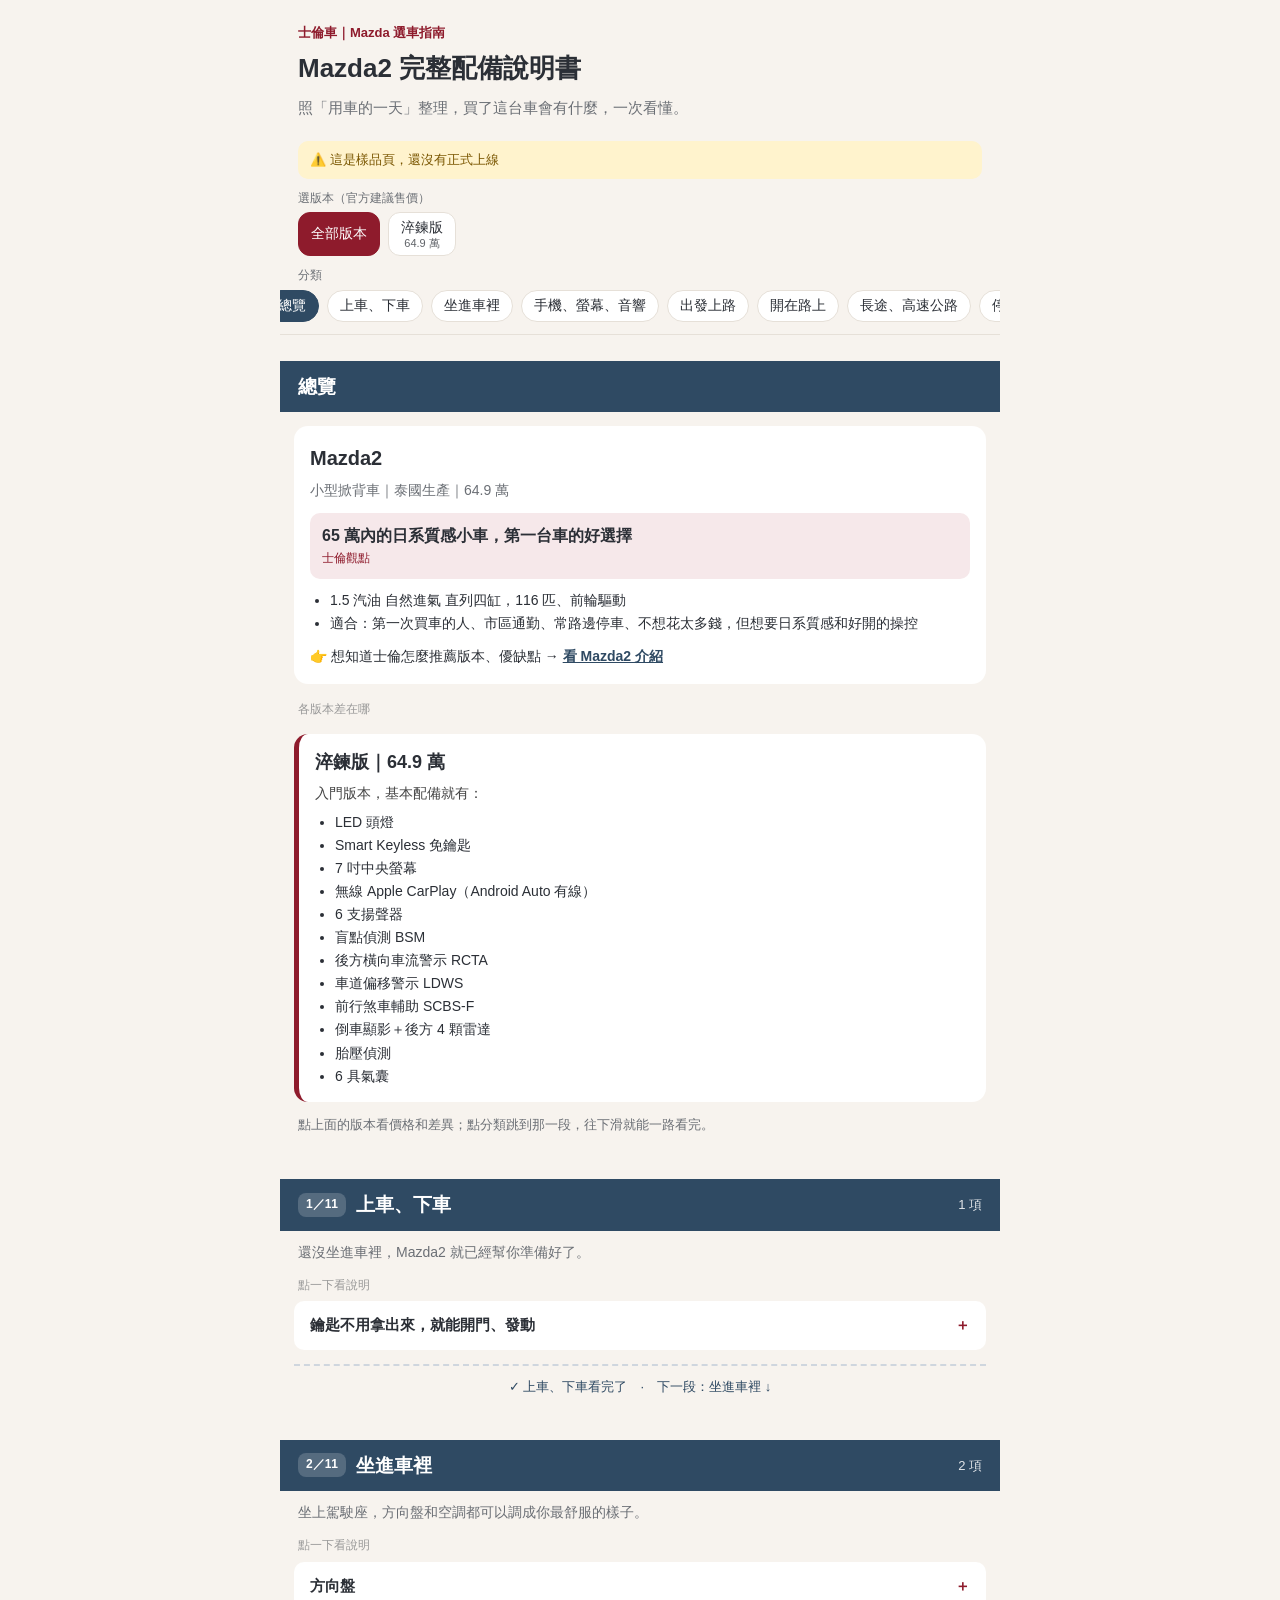
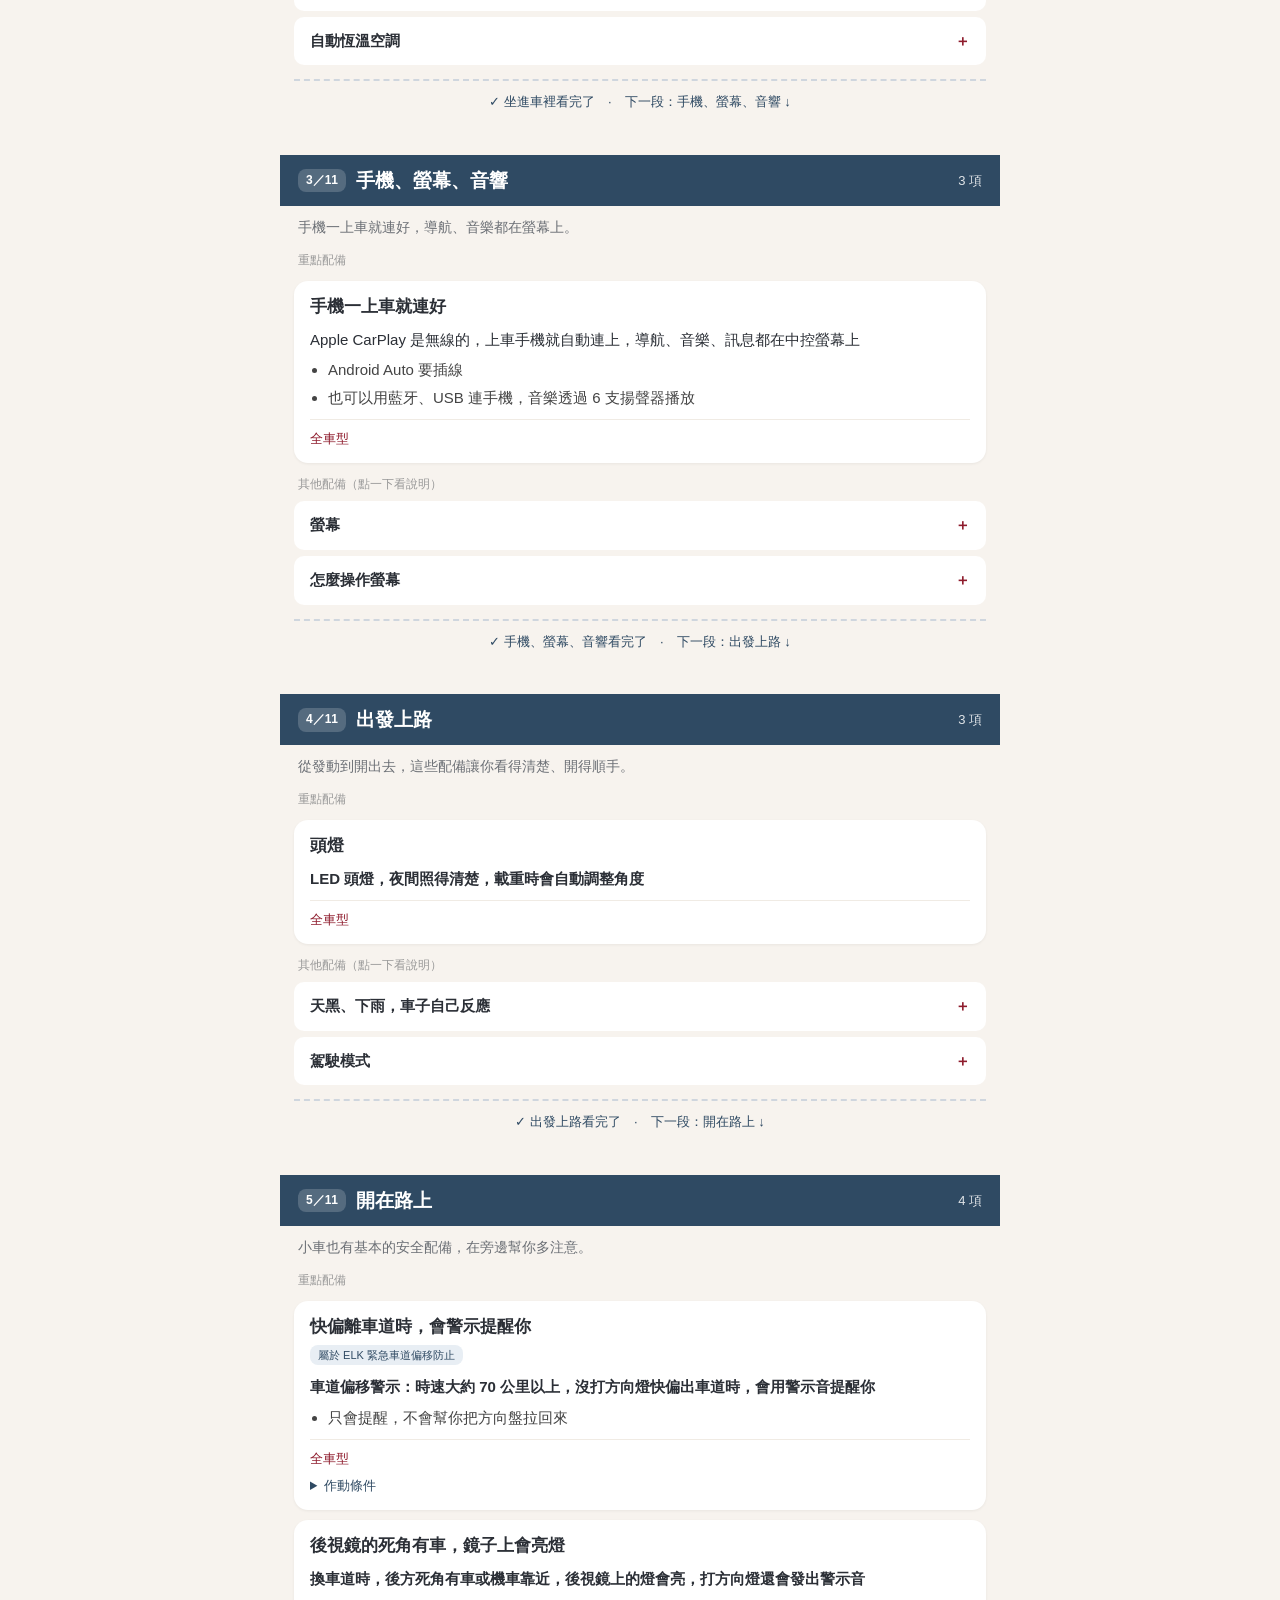
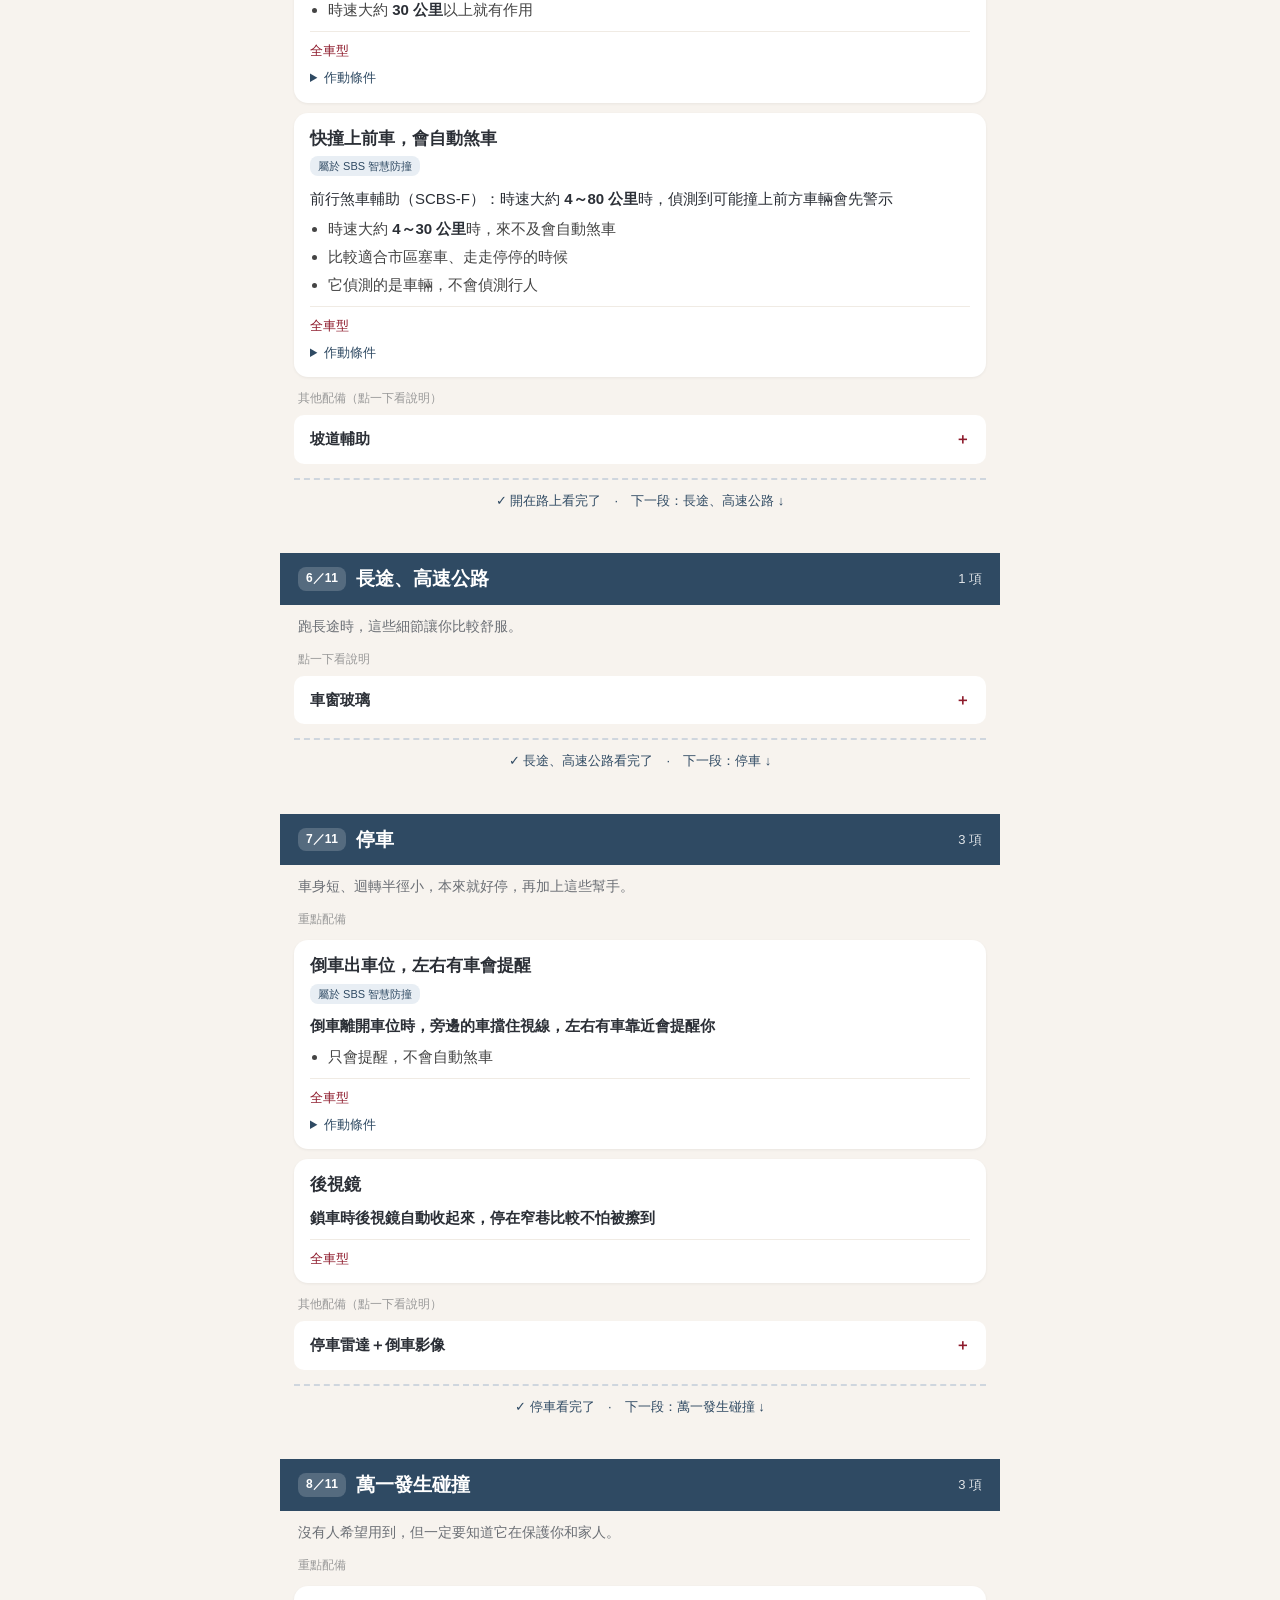
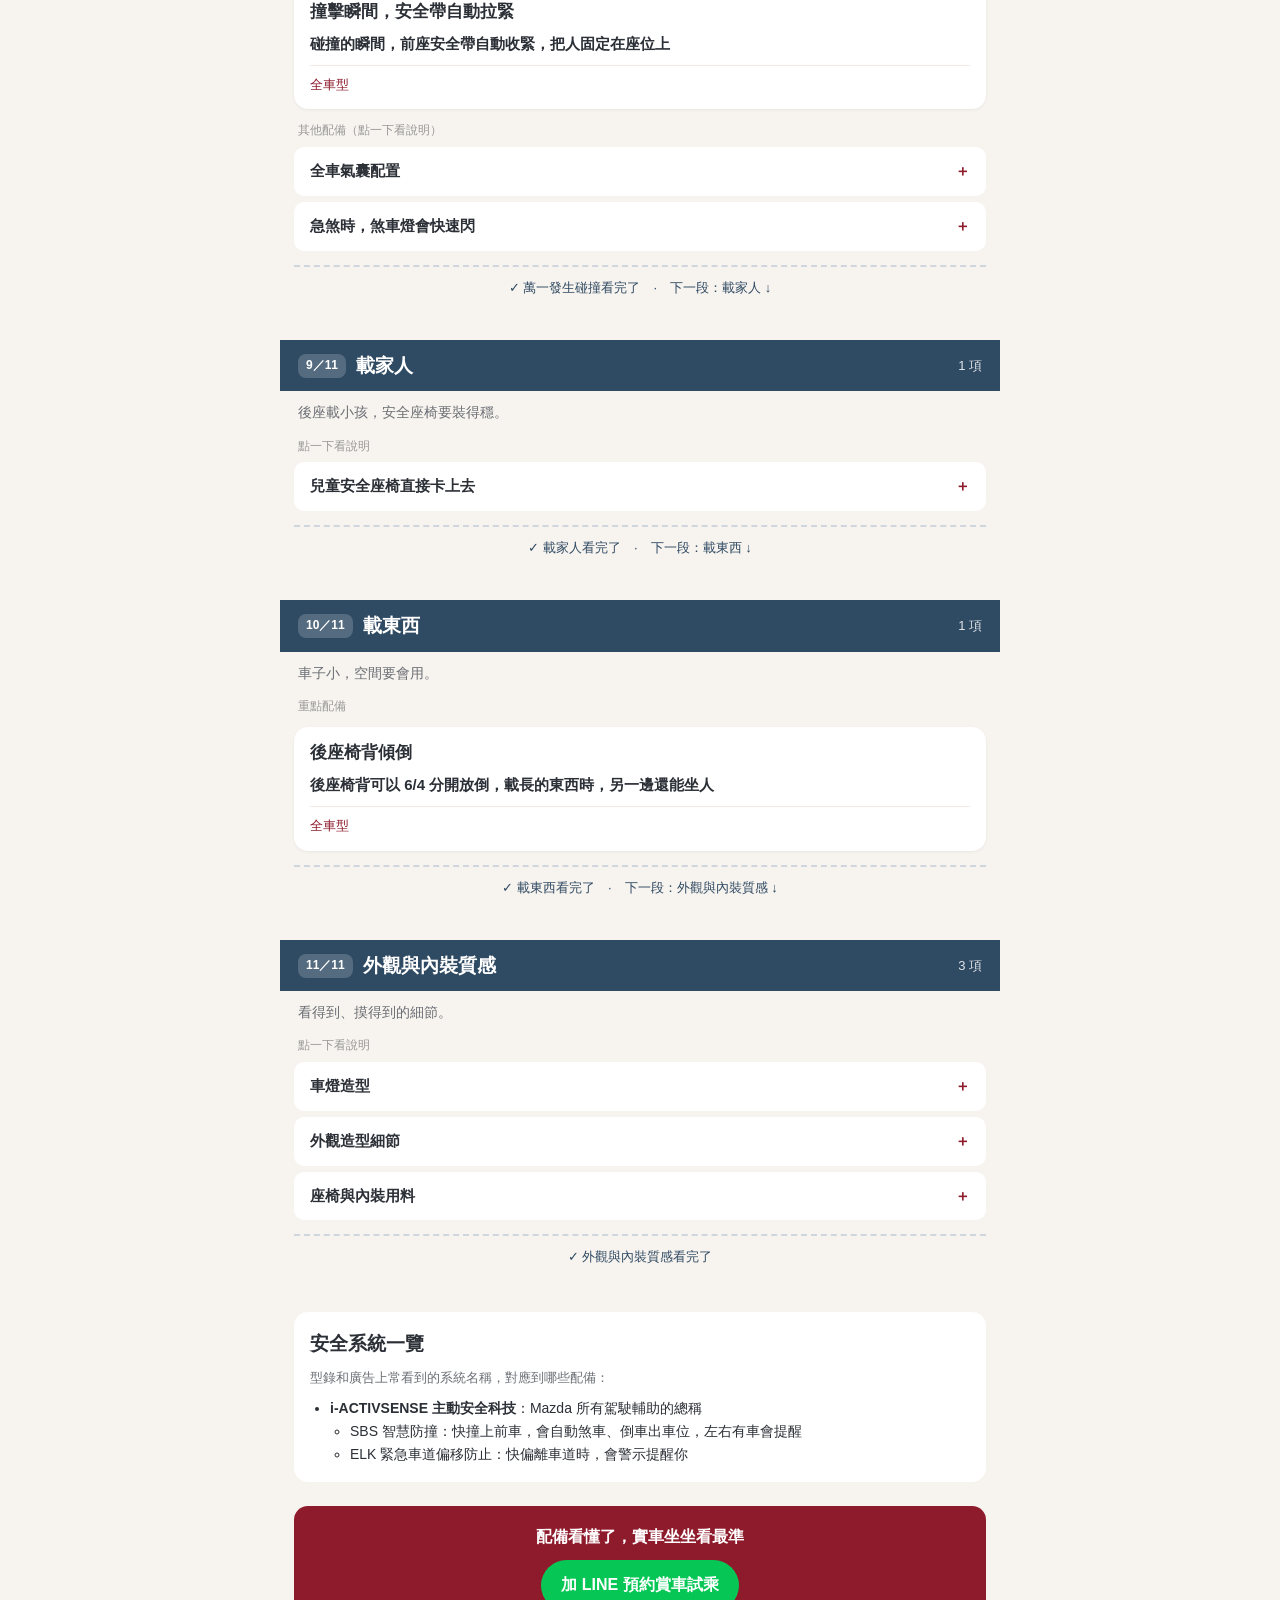
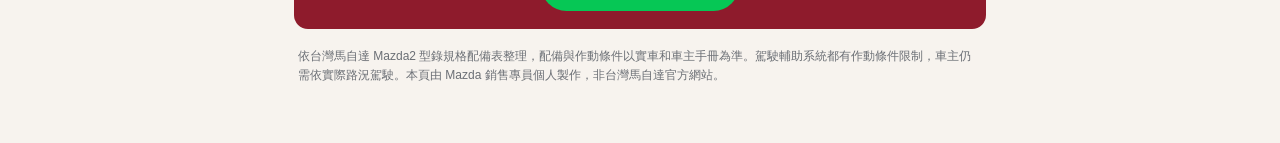
<file: preview/equipment/mazda2.html>
<!doctype html><html lang="zh-Hant"><head><meta charset="utf-8">
<meta name="viewport" content="width=device-width,initial-scale=1"><meta name="robots" content="noindex">
<title>Mazda2 完整配備說明書｜士倫車</title>
<style>
:root{--red:#8e1b2c;--navy:#2f4a63;--ink:#2b2f36;--muted:#6b6f75;--bg:#f7f3ee;--line:#e6e0d8}
*{box-sizing:border-box}body{margin:0;background:var(--bg);color:var(--ink);font-family:-apple-system,'PingFang TC','Noto Sans TC',sans-serif;line-height:1.65}
.wrap{max-width:720px;margin:0 auto;padding:0 0 40px}
header{padding:22px 18px 8px}.brand{font-size:13px;color:var(--red);font-weight:600}
h1{font-size:26px;margin:4px 0 6px}.lead{color:var(--muted);font-size:15px;margin:0}
.sample{margin:12px 18px 0;padding:8px 12px;border-radius:10px;background:#fff3cd;color:#7a5600;font-size:13px}
.bar{position:sticky;top:0;z-index:5;background:var(--bg);padding:10px 0 8px;border-bottom:1px solid var(--line)}
.lbl{font-size:12px;color:var(--muted);padding:0 18px;margin-bottom:4px}
.chips{display:flex;gap:8px;overflow-x:auto;padding:0 18px 4px;scrollbar-width:none}.chips::-webkit-scrollbar{display:none}
.chip{flex:none;border:1px solid var(--line);background:#fff;border-radius:999px;padding:6px 12px;font-size:14px;color:var(--ink);cursor:pointer;white-space:nowrap}
.chip.on{background:var(--red);border-color:var(--red);color:#fff}
#nav .chip.here{background:var(--navy);border-color:var(--navy);color:#fff}
.chip small{display:block;font-size:11px;opacity:.75;line-height:1.2}
#trims .chip{border-radius:12px;padding:5px 12px;min-height:44px}
.scene{padding:0 0 6px;margin-top:26px}.band{display:flex;align-items:center;gap:10px;background:var(--navy);color:#fff;padding:10px 18px;font-size:19px;font-weight:700}.band em{font-style:normal;font-size:12px;background:rgba(255,255,255,.18);border-radius:8px;padding:2px 8px;font-weight:600}.band i{margin-left:auto;font-style:normal;font-size:13px;font-weight:400;opacity:.85}.scene .hook{margin-top:10px}.endline{margin:14px 14px 0;padding:10px 12px;border-top:2px dashed #cfd6de;color:var(--navy);font-size:13px;text-align:center}.sn{font-size:12px;color:var(--navy);font-weight:700;padding:0 18px}
h2{font-size:22px;margin:2px 18px 4px}.hook{margin:0 18px 6px;color:var(--muted);font-size:14px}
.sec{font-size:12px;color:#999;margin:12px 18px 4px}
.card{background:#fff;margin:10px 14px;border-radius:14px;padding:14px 16px;box-shadow:0 1px 3px rgba(0,0,0,.06)}
.t{font-size:17px;font-weight:700;line-height:1.45}.tag{display:inline-block;font-size:11px;color:var(--navy);background:#e8eef4;border-radius:8px;padding:1px 8px;margin-top:5px}
.d{font-size:15px;margin:8px 0;color:#444}.lead2{margin:0 0 6px;font-weight:600;color:var(--ink)}.lead2.long{font-weight:400}.pts{margin:0;padding-left:18px}.pts>li{margin:3px 0}.sub{margin:4px 0;padding-left:20px}.sub li{margin:2px 0}.v{color:var(--red);font-weight:600}.d b{color:var(--ink)}
.ver{font-size:13px;color:var(--red);border-top:1px solid #f0ebe4;padding-top:8px;margin-top:6px}
.ver small{display:block;color:var(--muted)}
details.more{margin-top:6px;font-size:13px;color:var(--muted)}details.more summary{cursor:pointer;color:var(--navy)}
details.more ul{margin:6px 0 0;padding-left:18px}
details.line{background:#fff;margin:6px 14px;border-radius:10px;padding:12px 16px}
details.line>summary{list-style:none;display:flex;justify-content:space-between;gap:10px;font-size:15px;font-weight:600;cursor:pointer}
details.line>summary::-webkit-details-marker{display:none}details.line>summary::after{content:"＋";color:var(--red)}details.line[open]>summary::after{content:"－"}
.sum{margin:14px 14px 0;background:#fff;border-radius:14px;padding:14px 16px;border-left:5px solid var(--red)}.sum h3{margin:0 0 4px;font-size:18px}.sum p{margin:4px 0;font-size:14px;color:#444}.sum ul{margin:6px 0 0;padding-left:20px;font-size:14px}.rec{display:inline-block;font-size:12px;background:var(--red);color:#fff;border-radius:8px;padding:1px 8px;margin-left:6px;vertical-align:2px}.why{background:#f6e8ea;border-radius:8px;padding:8px 10px;margin-top:8px}
.pager{display:flex;gap:10px;margin:22px 14px 0}.pager button{flex:1;border:0;border-radius:12px;padding:14px 10px;font-size:15px;font-weight:700;cursor:pointer}.pager .prev{flex:.6;background:#fff;color:var(--navy);border:1px solid var(--line)}.pager .next{background:var(--navy);color:#fff}.pager .end{background:#06c755;color:#fff}
.ov{margin:14px 14px 0;background:#fff;border-radius:14px;padding:16px}.ov h2{margin:0 0 4px;font-size:20px}.ov .meta{color:var(--muted);font-size:14px}.ov .quote{margin:10px 0;padding:10px 12px;background:#f6e8ea;border-radius:10px;font-weight:600}.ov .by{font-size:12px;color:var(--red);font-weight:400}.ov ul{margin:6px 0 0;padding-left:20px;font-size:14px}.ov a{color:var(--navy);font-weight:600}.hint{margin:12px 18px;color:var(--muted);font-size:13px}
.empty{margin:10px 18px;color:var(--muted);font-size:14px}
.sys{margin:28px 14px 0;background:#fff;border-radius:14px;padding:16px}.sys h2{margin:0 0 8px;font-size:19px}.sys ul{margin:0;padding-left:20px;font-size:14px}
.cta{margin:24px 14px 0;background:var(--red);color:#fff;border-radius:14px;padding:18px;text-align:center}
.cta a{display:inline-block;margin-top:10px;background:#06c755;color:#fff;text-decoration:none;font-weight:700;padding:12px 20px;border-radius:999px}
.fine{font-size:12px;color:var(--muted);margin:18px;line-height:1.6}
</style></head><body><div class="wrap">
<header><div class="brand">士倫車｜Mazda 選車指南</div><h1>Mazda2 完整配備說明書</h1>
<p class="lead">照「用車的一天」整理，買了這台車會有什麼，一次看懂。</p></header>
<div class="sample">⚠️ 這是樣品頁，還沒有正式上線</div>
<div class="bar"><div class="lbl">選版本（官方建議售價）</div><div class="chips" id="trims"></div>
<div class="lbl" style="margin-top:6px">分類</div><div class="chips" id="nav"></div></div>
<main id="main"></main>
<div class="cta"><b>配備看懂了，實車坐坐看最準</b><br><a id="line" href="#">加 LINE 預約賞車試乘</a></div>
<p class="fine">依台灣馬自達 Mazda2 型錄規格配備表整理，配備與作動條件以實車和車主手冊為準。駕駛輔助系統都有作動條件限制，車主仍需依實際路況駕駛。本頁由 Mazda 銷售專員個人製作，非台灣馬自達官方網站。</p>
</div>
<script>
const D={"車款": "Mazda2", "版本": ["淬鍊版"], "售價": ["64.9 萬"], "車身": ["掀背"], "摘要": [{"開頭": "入門版本，基本配備就有：", "清單": ["LED 頭燈", "Smart Keyless 免鑰匙", "7 吋中央螢幕", "無線 Apple CarPlay（Android Auto 有線）", "6 支揚聲器", "盲點偵測 BSM", "後方橫向車流警示 RCTA", "車道偏移警示 LDWS", "前行煞車輔助 SCBS-F", "倒車顯影＋後方 4 顆雷達", "胎壓偵測", "6 具氣囊"]}], "推薦": [], "推薦理由": "", "總覽": {"分類": "小型掀背車", "價格": "64.9 萬", "一句話": "65 萬內的日系質感小車，第一台車的好選擇", "適合": ["第一次買車的人", "市區通勤、常路邊停車：車長 4,080 mm、迴轉半徑 4.8 m，都是全車系最小", "不想花太多錢，但想要日系質感和好開的操控"], "動力": "1.5 汽油 自然進氣 直列四缸，116 匹", "驅動": "前輪驅動", "產地": "泰國生產", "評等": []}, "id": "mazda2", "情境": ["上車、下車", "坐進車裡", "手機、螢幕、音響", "出發上路", "開在路上", "長途、高速公路", "停車", "萬一發生碰撞", "載家人", "載東西", "外觀與內裝質感"], "開場": {"上車、下車": "還沒坐進車裡，Mazda2 就已經幫你準備好了。", "坐進車裡": "坐上駕駛座，方向盤和空調都可以調成你最舒服的樣子。", "手機、螢幕、音響": "手機一上車就連好，導航、音樂都在螢幕上。", "出發上路": "從發動到開出去，這些配備讓你看得清楚、開得順手。", "開在路上": "小車也有基本的安全配備，在旁邊幫你多注意。", "長途、高速公路": "跑長途時，這些細節讓你比較舒服。", "停車": "車身短、迴轉半徑小，本來就好停，再加上這些幫手。", "萬一發生碰撞": "沒有人希望用到，但一定要知道它在保護你和家人。", "載家人": "後座載小孩，安全座椅要裝得穩。", "載東西": "車子小，空間要會用。", "外觀與內裝質感": "看得到、摸得到的細節。"}, "items": [{"編號": 1, "情境": "上車、下車", "層級": "一句話", "標題": "鑰匙不用拿出來，就能開門、發動", "標籤": "", "說明": "鑰匙放在口袋或包包裡，按車門把手上的按鈕就能解鎖、上鎖；坐上車踩煞車、按啟動鈕就能發動。", "版本": [0], "細節": [{"名稱": "Smart Keyless 免鑰匙感應系統", "版本": [0], "附註": {}, "選配": false}, {"名稱": "Push Start 引擎啟動鈕", "版本": [0], "附註": {}, "選配": false}], "作動": []}, {"編號": 6, "情境": "坐進車裡", "層級": "一句話", "標題": "方向盤", "標籤": "", "說明": "方向盤可以上下、前後調整，找到最適合的開車姿勢；方向盤和排檔桿都是皮質包覆。", "版本": [0], "細節": [{"名稱": "四向可調式動力方向盤", "版本": [0], "附註": {}, "選配": false}, {"名稱": "皮質包覆方向盤 / 排檔桿", "版本": [0], "附註": {}, "選配": false}], "作動": []}, {"編號": 7, "情境": "坐進車裡", "層級": "一句話", "標題": "自動恆溫空調", "標籤": "", "說明": "設定好溫度，空調自動維持，不用一直調整。", "版本": [0], "細節": [{"名稱": "電子恆溫空調系統", "版本": [0], "附註": {}, "選配": false}], "作動": []}, {"編號": 9, "情境": "手機、螢幕、音響", "層級": "卡片", "標題": "手機一上車就連好", "標籤": "", "說明": "Apple CarPlay 是無線的，上車手機就自動連上，導航、音樂、訊息都在中控螢幕上；Android Auto 要插線。也可以用藍牙、USB 連手機，音樂透過 6 支揚聲器播放。", "版本": [0], "細節": [{"名稱": "藍牙 / USB / Aux-in 輸入介面", "版本": [0], "附註": {}, "選配": false}], "作動": []}, {"編號": 10, "情境": "手機、螢幕、音響", "層級": "一句話", "標題": "螢幕", "標籤": "", "說明": "中控是 7 吋螢幕，顯示音樂、CarPlay、倒車畫面；儀表上還有一塊多功能顯示幕，顯示油耗、行車資訊。", "版本": [0], "細節": [{"名稱": "多功能顯示幕", "版本": [0], "附註": {}, "選配": false}, {"名稱": "7 吋中央資訊顯示幕", "版本": [0], "附註": {}, "選配": false}], "作動": []}, {"編號": 11, "情境": "手機、螢幕、音響", "層級": "一句話", "標題": "怎麼操作螢幕", "標籤": "", "說明": "排檔桿旁有旋鈕，開車時手放著就能操作螢幕，不用伸手去點；方向盤上的按鍵可以調音量、接電話。", "版本": [0], "細節": [{"名稱": "多功能控制旋鈕", "版本": [0], "附註": {}, "選配": false}, {"名稱": "方向盤多功能控制鍵", "版本": [0], "附註": {}, "選配": false}], "作動": []}, {"編號": 15, "情境": "出發上路", "層級": "一句話", "標題": "天黑、下雨，車子自己反應", "標籤": "", "說明": "下雨時雨刷自動開啟、調整速度；天黑、進隧道或地下室，頭燈自動打開。頭燈怎麼照，請看「頭燈」。", "版本": [0], "細節": [{"名稱": "雨滴感應式雨刷", "版本": [0], "附註": {}, "選配": false}, {"名稱": "光感應自動啟閉頭燈", "版本": [0], "附註": {}, "選配": false}], "作動": []}, {"編號": 16, "情境": "出發上路", "層級": "卡片", "標題": "頭燈", "標籤": "", "說明": "LED 頭燈，夜間照得清楚，載重時會自動調整角度。", "版本": [0], "細節": [{"名稱": "LED 頭燈 ( 附自動水平調整 )", "版本": [0], "附註": {}, "選配": false}], "作動": []}, {"編號": 19, "情境": "出發上路", "層級": "一句話", "標題": "駕駛模式", "標籤": "", "說明": "有運動模式：排檔桿旁有一個上下撥的開關，往上推是 SPORT（運動），往下推是 OFF（回到一般模式）。運動模式換檔時機延後、動力反應更直接，想開得有樂趣的時候推上去就好。", "版本": [0], "細節": [], "作動": []}, {"編號": 20, "情境": "開在路上", "層級": "卡片", "標題": "快偏離車道時，會警示提醒你", "標籤": "屬於 ELK 緊急車道偏移防止", "說明": "車道偏移警示：時速大約 70 公里以上，沒打方向燈快偏出車道時，會用警示音提醒你。只會提醒，不會幫你把方向盤拉回來。", "版本": [0], "細節": [{"名稱": "車道偏移警示系統 (LDWS)", "版本": [0], "附註": {}, "選配": false}], "作動": [{"功能": "車道偏移警示（LDWS）", "條件": "約 70 km/h 以上"}]}, {"編號": 21, "情境": "開在路上", "層級": "卡片", "標題": "後視鏡的死角有車，鏡子上會亮燈", "標籤": "", "說明": "換車道時，後方死角有車或機車靠近，後視鏡上的燈會亮，打方向燈還會發出警示音；時速大約 30 公里以上就有作用。", "版本": [0], "細節": [{"名稱": "盲點偵測系統 (BSM)", "版本": [0], "附註": {}, "選配": false}], "作動": [{"功能": "盲點偵測（BSM）", "條件": "約 30 km/h 以上"}]}, {"編號": 22, "情境": "開在路上", "層級": "卡片", "標題": "快撞上前車，會自動煞車", "標籤": "屬於 SBS 智慧防撞", "說明": "前行煞車輔助（SCBS-F）：時速大約 4～80 公里時，偵測到可能撞上前方車輛會先警示；時速大約 4～30 公里時，來不及會自動煞車。比較適合市區塞車、走走停停的時候；它偵測的是車輛，不會偵測行人。", "版本": [0], "細節": [{"名稱": "前行煞車輔助系統 (SCBS-F)", "版本": [0], "附註": {}, "選配": false}], "作動": [{"功能": "前行防撞（前車／機車）", "條件": "警示約 4～80 km/h；自動煞車約 4～30 km/h（只偵測前方車輛；型錄名稱：前行煞車輔助系統 SCBS-F）"}]}, {"編號": 24, "情境": "開在路上", "層級": "一句話", "標題": "坡道輔助", "標籤": "", "說明": "上坡起步時，腳從煞車換到油門的那一下，車子不會往後溜。", "版本": [0], "細節": [{"名稱": "上坡輔助系統 (HLA)", "版本": [0], "附註": {}, "選配": false}], "作動": []}, {"編號": 26, "情境": "長途、高速公路", "層級": "一句話", "標題": "車窗玻璃", "標籤": "", "說明": "車窗玻璃可以阻擋紫外線，夏天比較不曬。", "版本": [0], "細節": [{"名稱": "抗 UV 淺色玻璃", "版本": [0], "附註": {}, "選配": false}], "作動": []}, {"編號": 31, "情境": "停車", "層級": "一句話", "標題": "停車雷達＋倒車影像", "標籤": "", "說明": "車尾有 4 顆倒車雷達，越靠近嗶聲越急促；倒車時螢幕顯示車後畫面。車頭沒有雷達，往前停車靠牆時要自己留意。", "版本": [0], "細節": [{"名稱": "四眼式倒車輔助雷達", "版本": [0], "附註": {}, "選配": false}, {"名稱": "倒車顯影系統", "版本": [0], "附註": {}, "選配": false}], "作動": []}, {"編號": 32, "情境": "停車", "層級": "卡片", "標題": "倒車出車位，左右有車會提醒", "標籤": "屬於 SBS 智慧防撞", "說明": "倒車離開車位時，旁邊的車擋住視線，左右有車靠近會提醒你；只會提醒，不會自動煞車。", "版本": [0], "細節": [{"名稱": "後車警示功能 (RCTA)", "版本": [0], "附註": {}, "選配": false}], "作動": [{"功能": "後方橫向車流警示（RCTA）", "條件": "倒車約 10 km/h 以下（型錄名稱：後車警示功能）"}]}, {"編號": 34, "情境": "停車", "層級": "卡片", "標題": "後視鏡", "標籤": "", "說明": "鎖車時後視鏡自動收起來，停在窄巷比較不怕被擦到。", "版本": [0], "細節": [{"名稱": "電動折疊後視鏡 ( 附上鎖自動收折功能 )", "版本": [0], "附註": {}, "選配": false}], "作動": []}, {"編號": 35, "情境": "萬一發生碰撞", "層級": "一句話", "標題": "全車氣囊配置", "標籤": "", "說明": "全車 6 顆氣囊：前座正面、前座側面，還有車窗上方的氣簾，前後座的頭部側面都保護得到。", "版本": [0], "細節": [{"名稱": "雙前座 SRS 前輔助氣囊", "版本": [0], "附註": {}, "選配": false}, {"名稱": "雙前座 SRS 側輔助氣囊", "版本": [0], "附註": {}, "選配": false}, {"名稱": "左右車側防護氣簾", "版本": [0], "附註": {}, "選配": false}], "作動": []}, {"編號": 36, "情境": "萬一發生碰撞", "層級": "卡片", "標題": "撞擊瞬間，安全帶自動拉緊", "標籤": "", "說明": "碰撞的瞬間，前座安全帶自動收緊，把人固定在座位上。", "版本": [0], "細節": [{"名稱": "前座三點式安全帶附自動緊縮裝置", "版本": [0], "附註": {}, "選配": false}], "作動": []}, {"編號": 37, "情境": "萬一發生碰撞", "層級": "一句話", "標題": "急煞時，煞車燈會快速閃", "標籤": "", "說明": "緊急煞車時，煞車燈快速閃爍，提醒後方的車注意。", "版本": [0], "細節": [{"名稱": "緊急煞車警示系統 (ESS)", "版本": [0], "附註": {}, "選配": false}], "作動": []}, {"編號": 39, "情境": "載家人", "層級": "一句話", "標題": "兒童安全座椅直接卡上去", "標籤": "", "說明": "後座有 ISOFIX 固定點，相容的安全座椅直接卡上去就固定好，裝錯的機會比較小。", "版本": [0], "細節": [{"名稱": "ISO-FIX 兒童安全座椅固定裝置", "版本": [0], "附註": {}, "選配": false}], "作動": []}, {"編號": 46, "情境": "載東西", "層級": "卡片", "標題": "後座椅背傾倒", "標籤": "", "說明": "後座椅背可以 6/4 分開放倒，載長的東西時，另一邊還能坐人。", "版本": [0], "細節": [{"名稱": "6/4 分離可折式後座椅", "版本": [0], "附註": {}, "選配": false}], "作動": []}, {"編號": 49, "情境": "外觀與內裝質感", "層級": "一句話", "標題": "車燈造型", "標籤": "", "說明": "有日行燈，白天開車也比較容易被對向車和行人看到。", "版本": [0], "細節": [{"名稱": "日行燈", "版本": [0], "附註": {}, "選配": false}], "作動": []}, {"編號": 50, "情境": "外觀與內裝質感", "層級": "一句話", "標題": "外觀造型細節", "標籤": "", "說明": "16 吋雙色鋁合金輪圈，還有鯊魚鰭式天線。", "版本": [0], "細節": [{"名稱": "雙色鋁合金輪圈", "版本": [0], "附註": {}, "選配": false}], "作動": []}, {"編號": 52, "情境": "外觀與內裝質感", "層級": "一句話", "標題": "座椅與內裝用料", "標籤": "", "說明": "織布座椅搭配紅色縫線，透氣、不燙屁股；中控兩側有軟墊，膝蓋靠著比較舒服。", "版本": [0], "細節": [{"名稱": "赤紅縫線織布座椅", "版本": [0], "附註": {}, "選配": false}, {"名稱": "軟質腿靠", "版本": [0], "附註": {}, "選配": false}], "作動": []}], "LINE": "@669ahlle"};let sel=-1;
const esc=s=>String(s).replace(/[&<>"]/g,c=>({"&":"&amp;","<":"&lt;",">":"&gt;",'"':"&quot;"}[c]));
const vname=ix=>ix.length===D.版本.length?"全車型":ix.map(i=>D.版本[i]).join("、");
function ver(it){
  if(sel>=0){const n=it.細節.map(d=>d.附註[sel]).filter(Boolean);return `<div class="ver">✓ ${esc(D.版本[sel])} 有${n.length?"（"+esc(n.join("、"))+"）":""}</div>`}
  const diff=it.細節.filter(d=>(it.細節.length>1&&d.版本.length!==it.版本.length)||Object.keys(d.附註).length);
  return `<div class="ver">${esc(vname(it.版本))}${diff.length?`<details class="more"><summary>各版本差異</summary><ul>${diff.map(d=>`<li>${esc(d.名稱)}：${esc(vname(d.版本))}${Object.keys(d.附註).length?"（"+Object.entries(d.附註).map(([i,n])=>D.版本[i]+" "+n).join("；")+"）":""}${d.選配?"（選配）":""}</li>`).join("")}</ul></details>`:""}</div>`}
function act(it){return it.作動.length?`<details class="more"><summary>作動條件</summary><ul>${it.作動.map(a=>`<li>${esc(a.功能)}：${esc(a.條件)}</li>`).join("")}</ul></details>`:""}
// 說明文字排版：第一句當重點，其他句子變成條列；①②③ 拆成小清單；版本名稱、數字加強顯示（內容不刪減）
function hl(t){return esc(t).replace(/(Premium Plus|Premium|Exclusive|Elite|全車型)( 起)?/g,'<span class="v">$1$2</span>').replace(/(\d+(?:\.\d+)?(?:～\d+)?\s*(?:吋|顆|段|公里|km\/h|喇叭|分鐘|L))/g,'<b>$1</b>')}
function fmt(txt){
  const ss=txt.split(/(?<=[。；])/).map(x=>x.trim().replace(/；$/,'。')).filter(Boolean);
  const lead=ss.shift()||"";
  const li=ss.map(x=>{
    const parts=x.split(/(?=[①②③④⑤⑥])/);
    if(parts.length>1){const head=parts.shift();return `<li>${hl(head.replace(/[：:]$/,""))}<ol class="sub">${parts.map(p=>`<li>${hl(p.replace(/^[①②③④⑤⑥]/,"").replace(/[；;。]$/,""))}</li>`).join("")}</ol></li>`}
    return `<li>${hl(x.replace(/。$/,""))}</li>`});
  const lp=lead.split(/(?=[①②③④⑤⑥])/);
  const h0=lp.shift();let L=`<p class="lead2${h0.length>42?" long":""}">${hl(h0.replace(/[：:]$/,"").replace(/。$/,""))}</p>`;
  if(lp.length)L+=`<ol class="sub">${lp.map(p=>`<li>${hl(p.replace(/^[①②③④⑤⑥]/,"").replace(/[；;。]$/,""))}</li>`).join("")}</ol>`;
  return L+(li.length?`<ul class="pts">${li.join("")}</ul>`:"")}
function body(it){return `${it.標籤?`<span class="tag">${esc(it.標籤)}</span>`:""}<div class="d">${fmt(it.說明)}</div>${ver(it)}${act(it)}`}
function verSum(i){const m=D.摘要[i],r=D.推薦.includes(i);return `<div class="sum"><h3>${esc(D.版本[i])}｜${esc(D.售價[i])}${r?`<span class="rec">士倫推薦</span>`:""}</h3><p>${esc(m.開頭)}</p>${m.清單.length?`<ul>${m.清單.map(x=>`<li>${esc(x)}</li>`).join("")}</ul>`:""}${r&&D.推薦理由?`<p class="why"><b>為什麼推薦：</b>${esc(D.推薦理由)}</p>`:""}</div>`}
function overview(){
  if(sel>=0)return verSum(sel);
  const o=D.總覽;
  return `<div class="ov"><h2>${esc(D.車款)}</h2><div class="meta">${esc([o.分類,o.產地,o.價格].filter(Boolean).join("｜"))}</div>
  ${o.一句話?`<div class="quote">${esc(o.一句話)}<div class="by">士倫觀點</div></div>`:""}
  <ul><li>${esc(o.動力)}、${esc(o.驅動)}</li>${o.適合.length?`<li>適合：${o.適合.map(x=>esc(x.split("：")[0])).join("、")}</li>`:""}${o.評等.length?`<li>海外安全評等：${esc(o.評等.join("、"))}</li>`:""}</ul>
  <p style="margin:10px 0 0;font-size:14px">👉 想知道士倫怎麼推薦版本、優缺點 → <a href="../../?car=${esc(D.id)}">看 ${esc(D.車款)} 介紹</a></p></div>
  <div class="sec" style="margin-top:16px">各版本差在哪</div>`+D.版本.map((_,i)=>verSum(i)).join("")}
function sysList(){const sys={"SBS 智慧防撞":"屬於 SBS 智慧防撞","ELK 緊急車道偏移防止":"屬於 ELK 緊急車道偏移防止"};
  return `<section class="sys"><h2>安全系統一覽</h2><p style="font-size:13px;color:#6b6f75;margin:0 0 8px">型錄和廣告上常看到的系統名稱，對應到哪些配備：</p><ul><li><b>i-ACTIVSENSE 主動安全科技</b>：Mazda 所有駕駛輔助的總稱<ul>`+Object.entries(sys).map(([n,t])=>`<li>${n}：${D.items.filter(i=>i.標籤===t).map(i=>esc(i.標題)).join("、")||"—"}</li>`).join("")+`</ul></li></ul></section>`}
function render(){
  const vis=D.items.filter(i=>sel<0||i.版本.includes(sel));
  const sc=D.情境.filter(s=>vis.some(i=>i.情境===s));
  const tabs=["總覽",...sc];
  document.getElementById("trims").innerHTML=[-1,...D.版本.keys()].map(i=>`<button class="chip${i===sel?" on":""}" onclick="sel=${i};render()">${i<0?"全部版本":esc(D.版本[i])+`<small>${esc(D.售價[i])}</small>`}</button>`).join("");
  document.getElementById("nav").innerHTML=tabs.map((s,k)=>`<button class="chip" data-k="${k}" onclick="go(${k})">${esc(s)}</button>`).join("");
  document.getElementById("main").innerHTML=`<section class="scene" id="s0"><div class="band"><span>總覽</span></div>${overview()}<p class="hint">點上面的版本看價格和差異；點分類跳到那一段，往下滑就能一路看完。</p></section>`+
   sc.map((s,k)=>{const its=vis.filter(i=>i.情境===s),cards=its.filter(i=>i.層級==="卡片"),lines=its.filter(i=>i.層級!=="卡片");
    return `<section class="scene" id="s${k+1}"><div class="band"><em>${k+1}／${sc.length}</em><span>${esc(s)}</span><i>${its.length} 項</i></div><p class="hook">${esc(D.開場[s]||"")}</p>
    ${sel>=0?`<p class="hint" style="margin-top:0">只顯示 <b>${esc(D.版本[sel])}</b> 有的配備</p>`:""}
    ${cards.length?`<div class="sec">重點配備</div>`+cards.map(i=>`<div class="card"><div class="t">${esc(i.標題)}</div>${body(i)}</div>`).join(""):""}
    ${lines.length?`<div class="sec">${cards.length?"其他配備（點一下看說明）":"點一下看說明"}</div>`+lines.map(i=>`<details class="line"><summary>${esc(i.標題)}</summary>${body(i)}</details>`).join(""):""}
    <div class="endline">✓ ${esc(s)}看完了${k<sc.length-1?`　·　下一段：${esc(sc[k+1])} ↓`:""}</div></section>`}).join("")+sysList();
  cur=-2;spy();
}
// 點分類：跳到那一段；往下滑時自動標出目前在哪一段
let lock=0,cur=-2;
function mark(k){document.querySelectorAll("#nav .chip").forEach(b=>{const on=+b.dataset.k===k;b.classList.toggle("here",on);if(on){const n=document.getElementById("nav");n.scrollTo({left:b.offsetLeft-n.clientWidth/2+b.offsetWidth/2,behavior:"smooth"})}})}
function go(k){lock=Date.now();cur=k;mark(k);const el=document.getElementById("s"+k),bar=document.querySelector(".bar").offsetHeight;
  scrollTo({top:el.getBoundingClientRect().top+scrollY-bar-6,behavior:"smooth"})}
function spy(){if(Date.now()-lock<900)return;const top=document.querySelector(".bar").getBoundingClientRect().bottom+12;let k=0;
  document.querySelectorAll(".scene").forEach((el,i)=>{if(el.getBoundingClientRect().top<=top)k=i});if(k!==cur){cur=k;mark(k)}}
addEventListener("scroll",()=>requestAnimationFrame(spy),{passive:true});
document.getElementById("line").href="https://line.me/R/oaMessage/"+encodeURIComponent(D.LINE)+"/?"+encodeURIComponent("你好，我看了士倫車 Mazda 選車指南的 "+D.車款+" 完整配備說明書，想約時間看車。");
render();
</script></body></html>
</file>
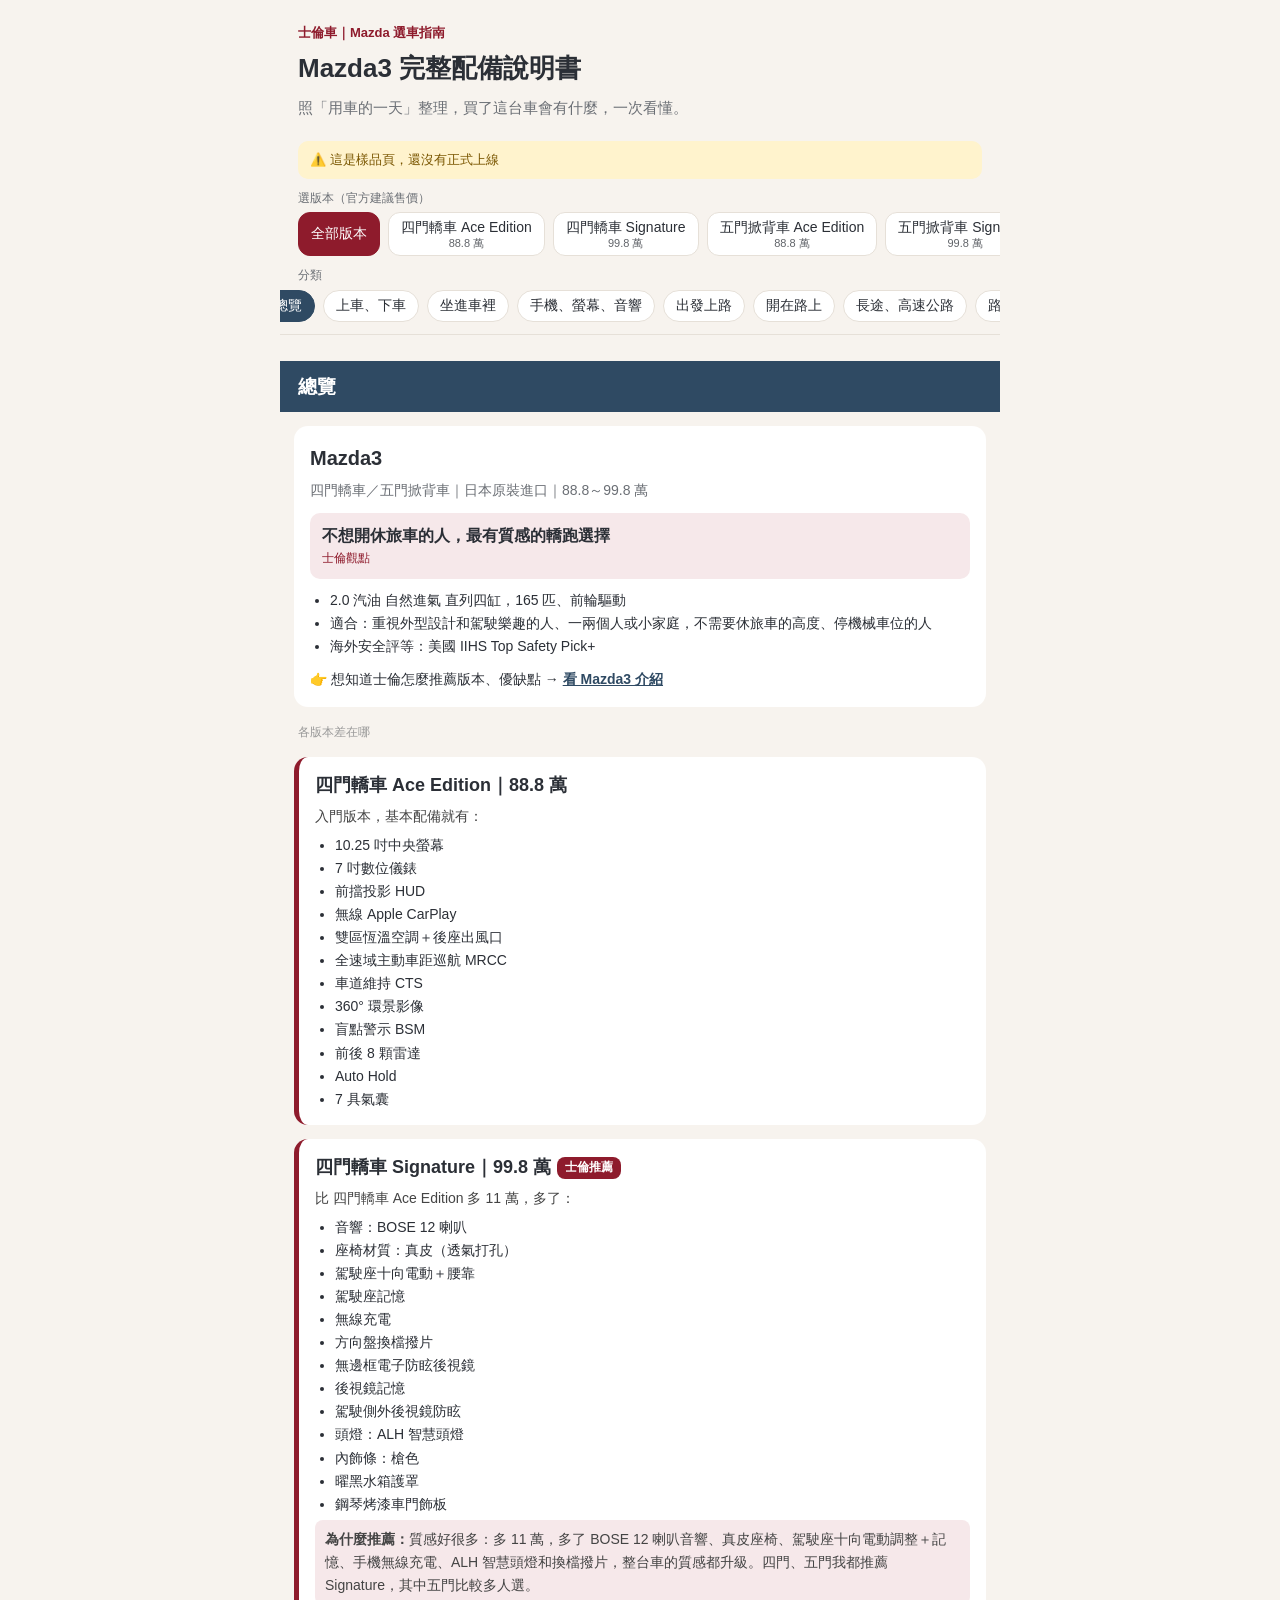
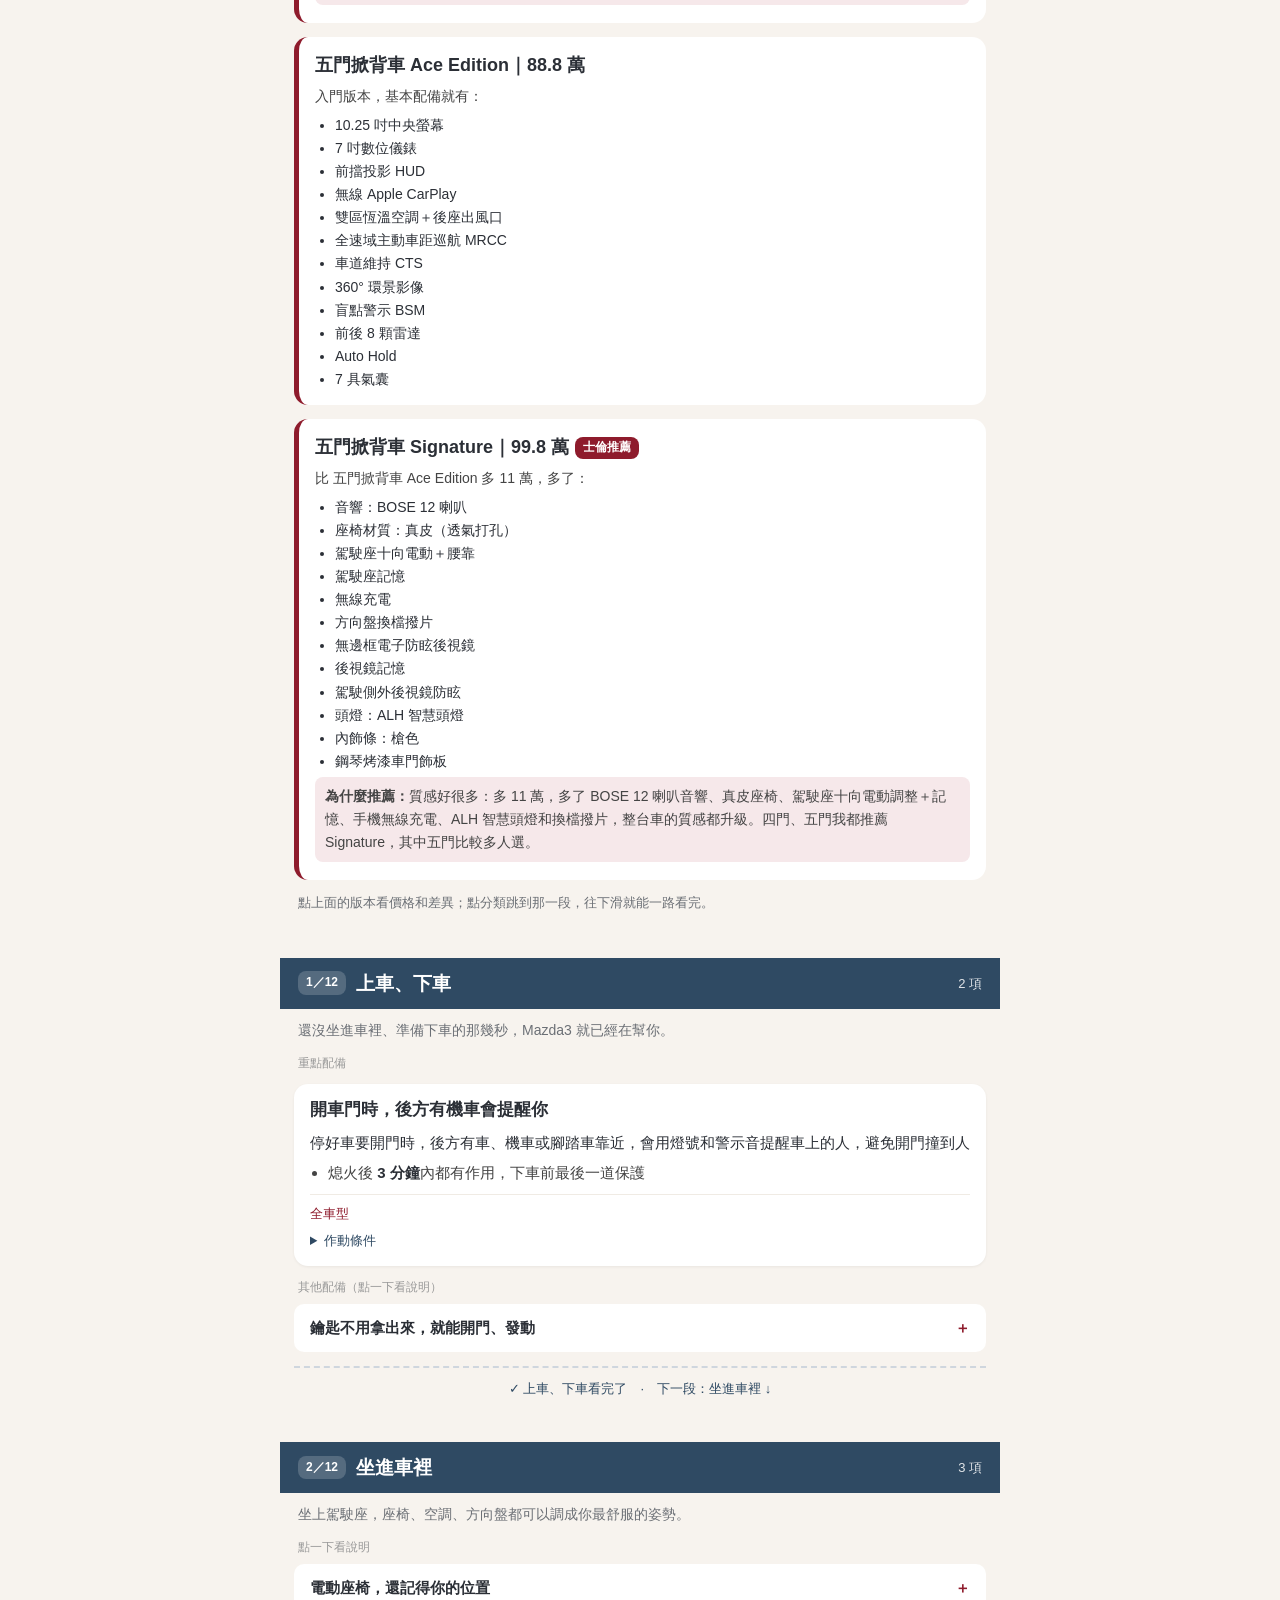
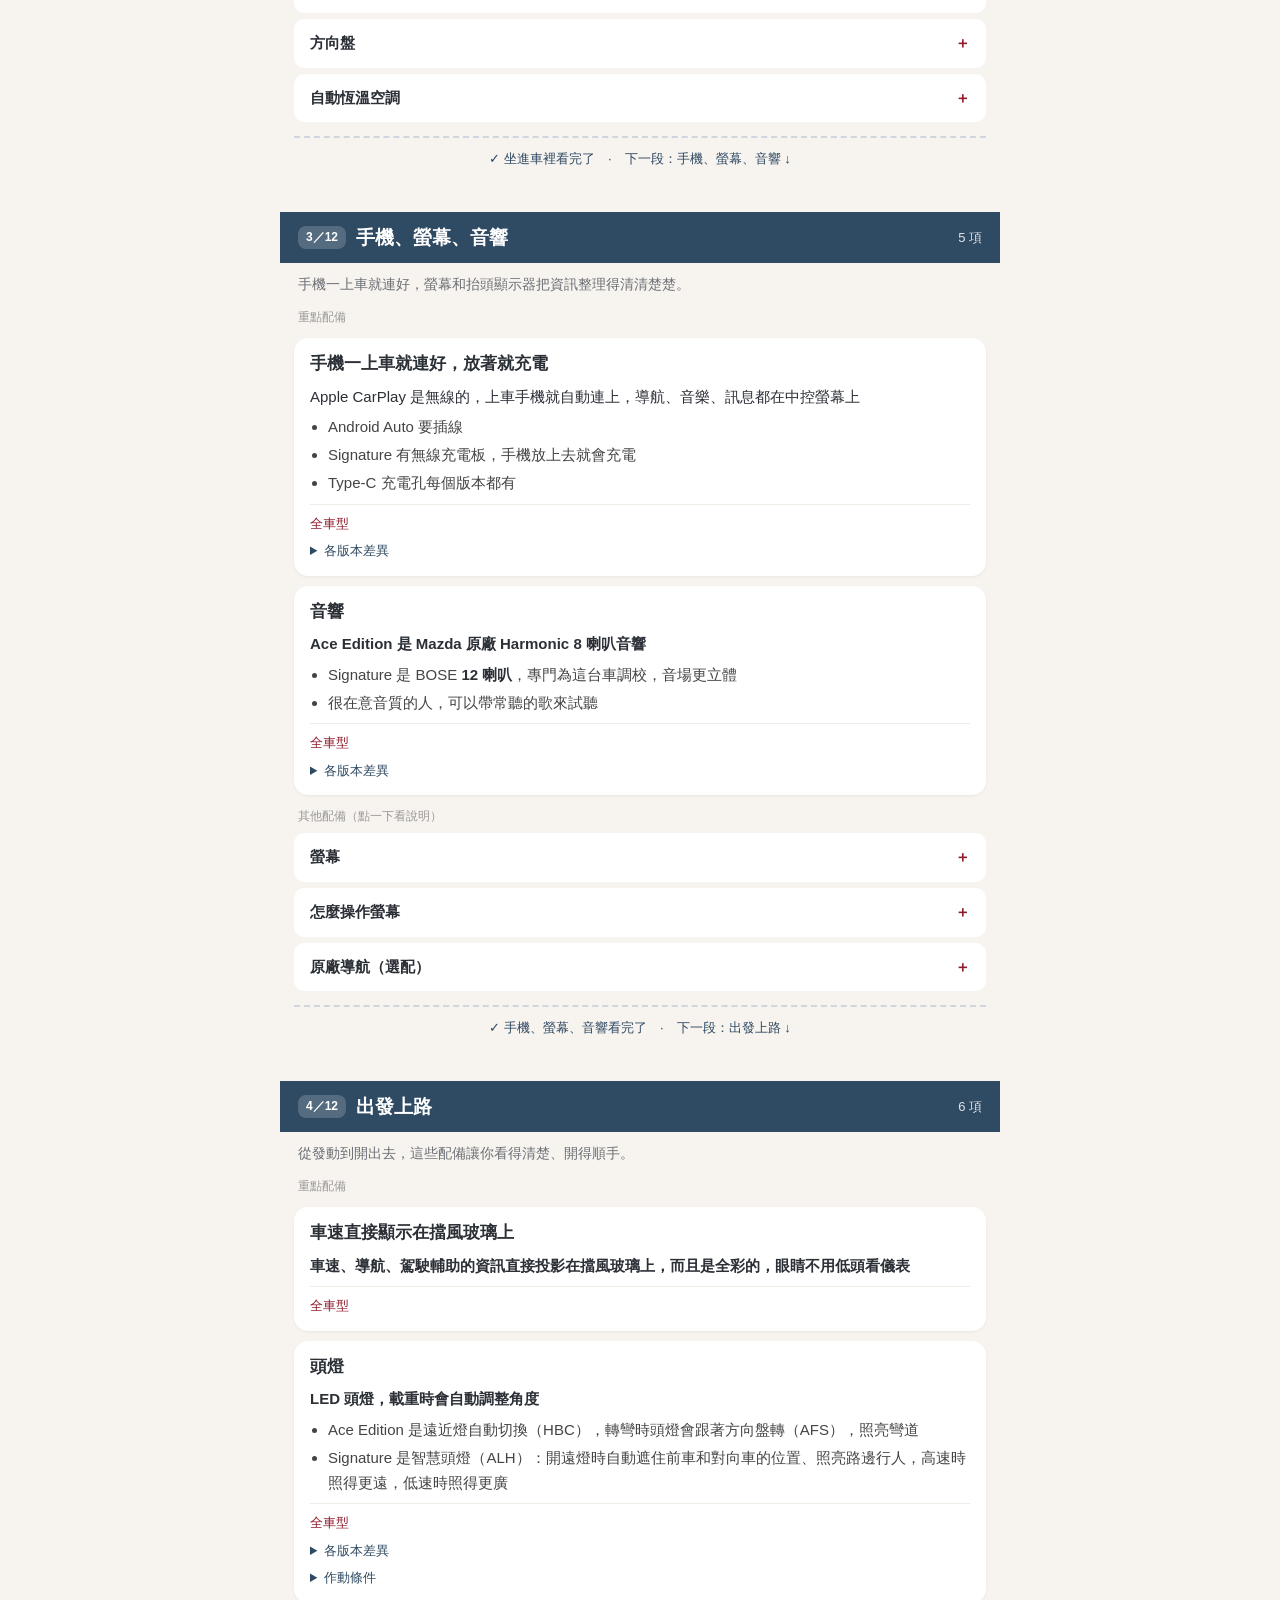
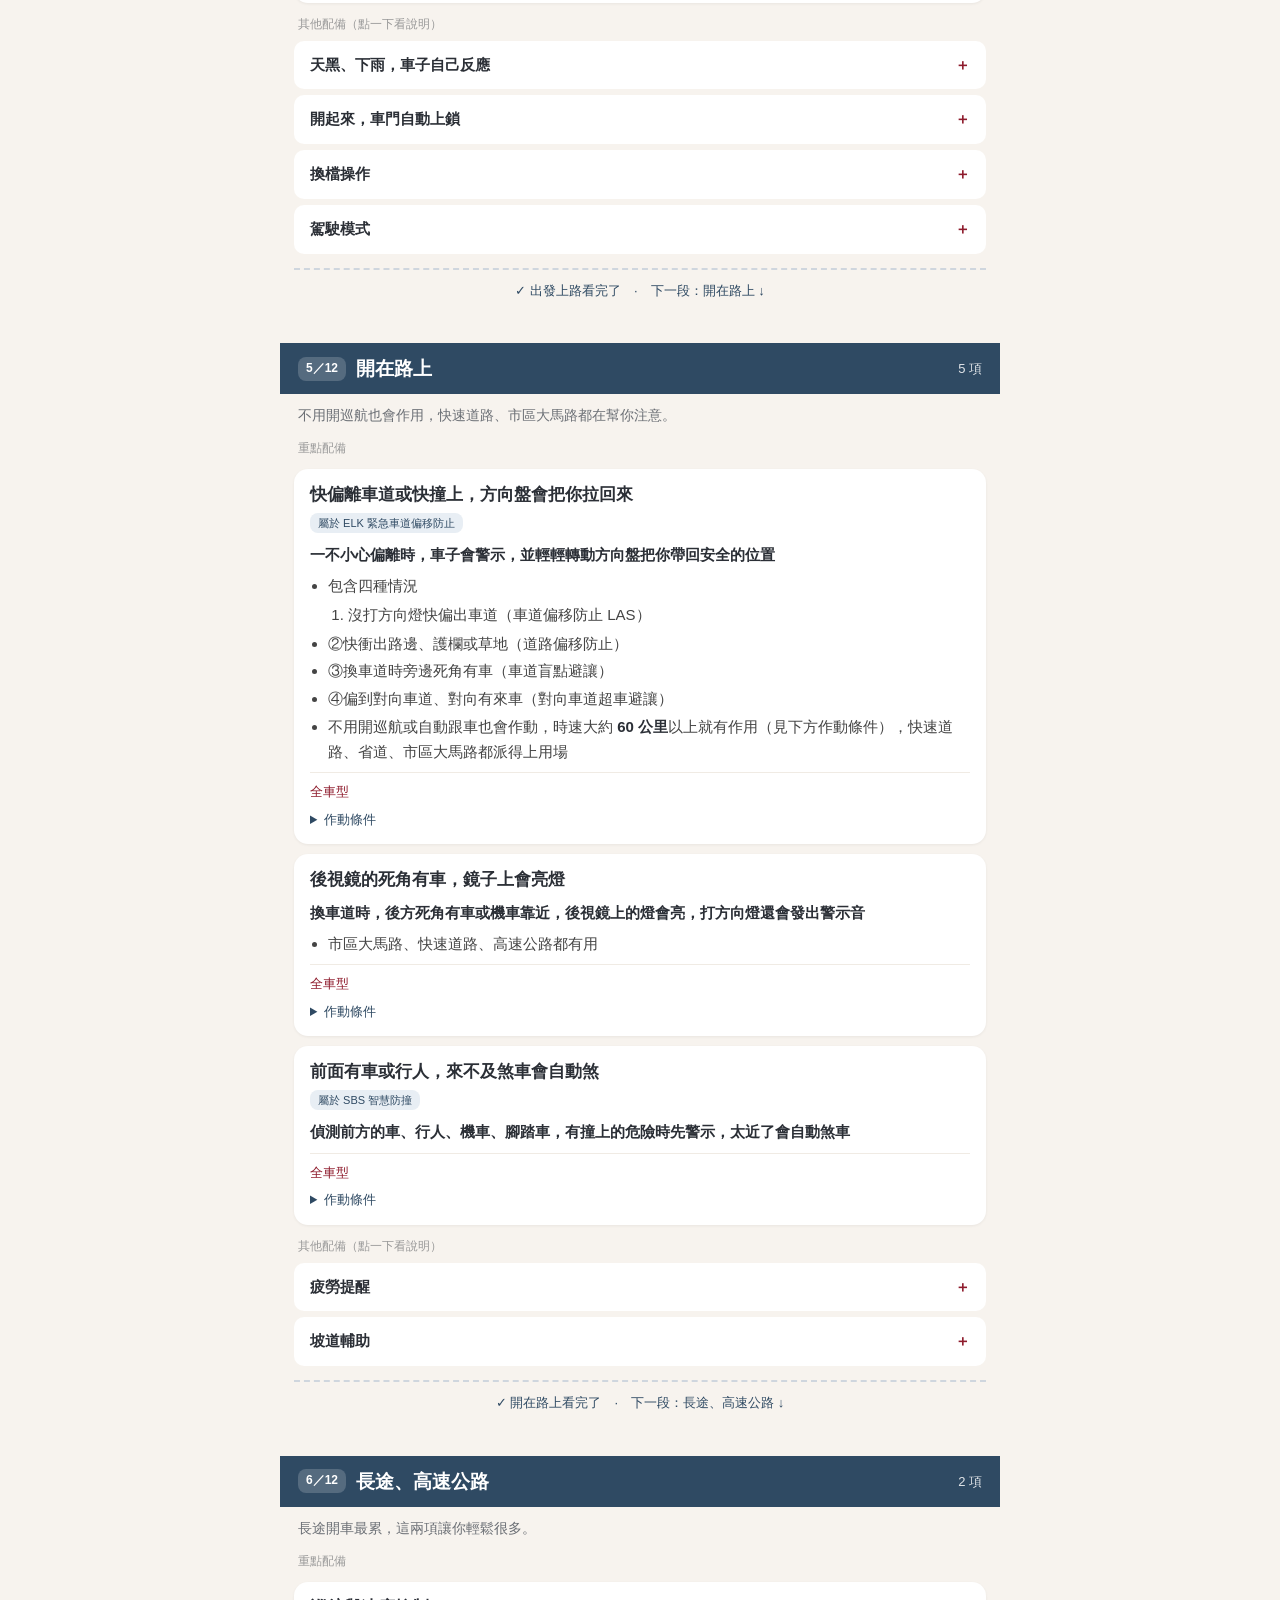
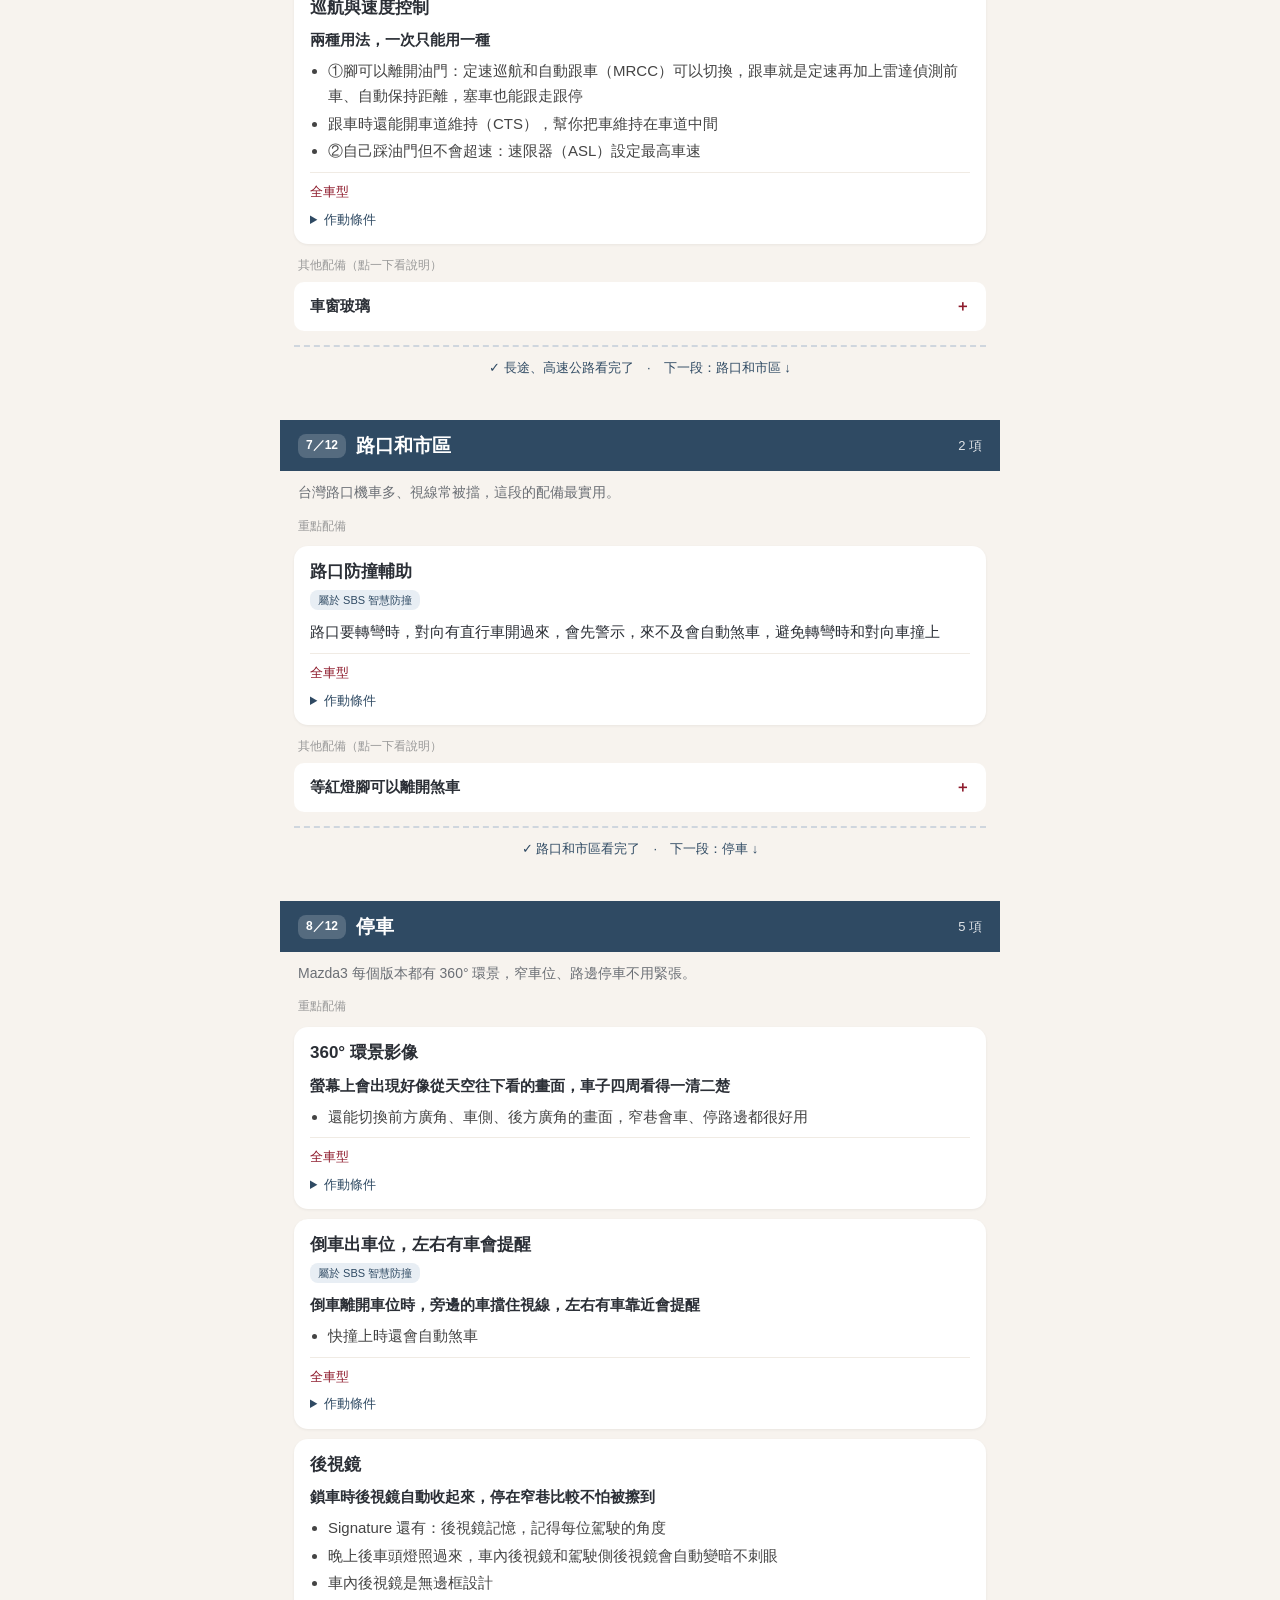
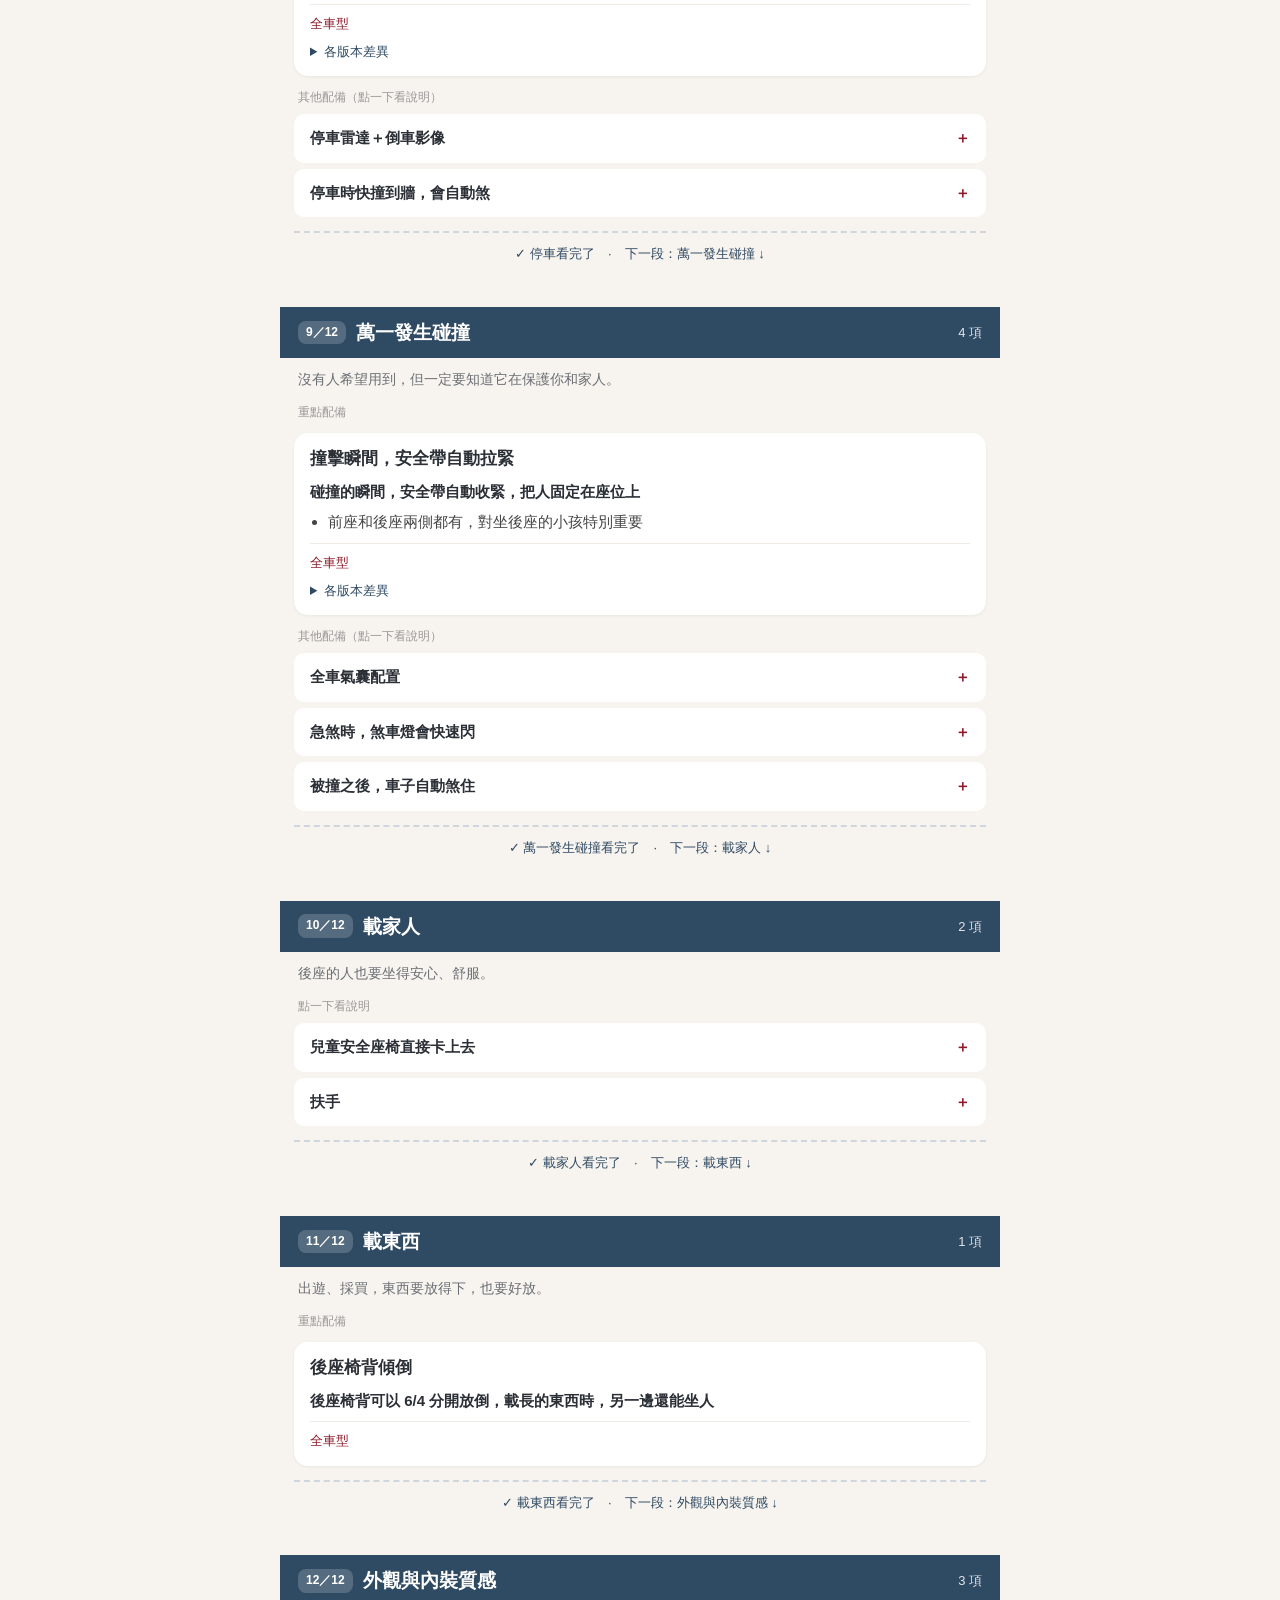
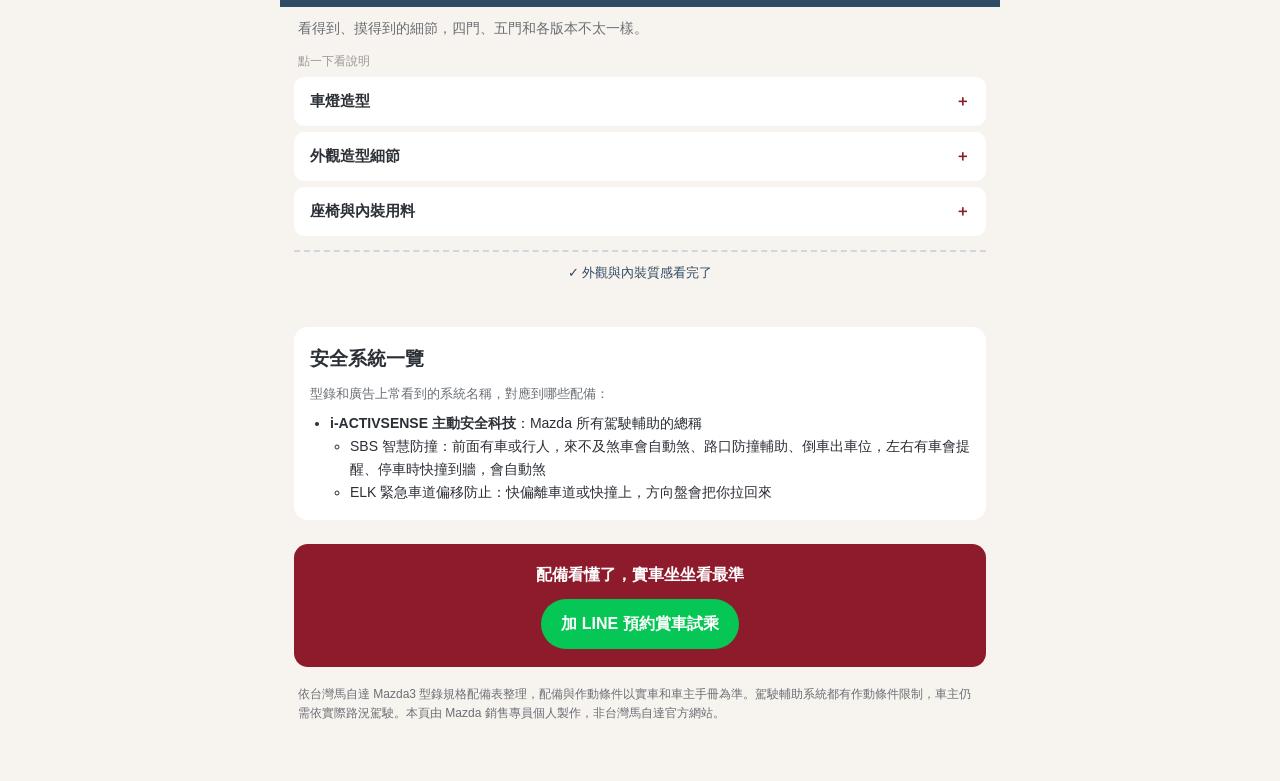
<file: preview/equipment/mazda3.html>
<!doctype html><html lang="zh-Hant"><head><meta charset="utf-8">
<meta name="viewport" content="width=device-width,initial-scale=1"><meta name="robots" content="noindex">
<title>Mazda3 完整配備說明書｜士倫車</title>
<style>
:root{--red:#8e1b2c;--navy:#2f4a63;--ink:#2b2f36;--muted:#6b6f75;--bg:#f7f3ee;--line:#e6e0d8}
*{box-sizing:border-box}body{margin:0;background:var(--bg);color:var(--ink);font-family:-apple-system,'PingFang TC','Noto Sans TC',sans-serif;line-height:1.65}
.wrap{max-width:720px;margin:0 auto;padding:0 0 40px}
header{padding:22px 18px 8px}.brand{font-size:13px;color:var(--red);font-weight:600}
h1{font-size:26px;margin:4px 0 6px}.lead{color:var(--muted);font-size:15px;margin:0}
.sample{margin:12px 18px 0;padding:8px 12px;border-radius:10px;background:#fff3cd;color:#7a5600;font-size:13px}
.bar{position:sticky;top:0;z-index:5;background:var(--bg);padding:10px 0 8px;border-bottom:1px solid var(--line)}
.lbl{font-size:12px;color:var(--muted);padding:0 18px;margin-bottom:4px}
.chips{display:flex;gap:8px;overflow-x:auto;padding:0 18px 4px;scrollbar-width:none}.chips::-webkit-scrollbar{display:none}
.chip{flex:none;border:1px solid var(--line);background:#fff;border-radius:999px;padding:6px 12px;font-size:14px;color:var(--ink);cursor:pointer;white-space:nowrap}
.chip.on{background:var(--red);border-color:var(--red);color:#fff}
#nav .chip.here{background:var(--navy);border-color:var(--navy);color:#fff}
.chip small{display:block;font-size:11px;opacity:.75;line-height:1.2}
#trims .chip{border-radius:12px;padding:5px 12px;min-height:44px}
.scene{padding:0 0 6px;margin-top:26px}.band{display:flex;align-items:center;gap:10px;background:var(--navy);color:#fff;padding:10px 18px;font-size:19px;font-weight:700}.band em{font-style:normal;font-size:12px;background:rgba(255,255,255,.18);border-radius:8px;padding:2px 8px;font-weight:600}.band i{margin-left:auto;font-style:normal;font-size:13px;font-weight:400;opacity:.85}.scene .hook{margin-top:10px}.endline{margin:14px 14px 0;padding:10px 12px;border-top:2px dashed #cfd6de;color:var(--navy);font-size:13px;text-align:center}.sn{font-size:12px;color:var(--navy);font-weight:700;padding:0 18px}
h2{font-size:22px;margin:2px 18px 4px}.hook{margin:0 18px 6px;color:var(--muted);font-size:14px}
.sec{font-size:12px;color:#999;margin:12px 18px 4px}
.card{background:#fff;margin:10px 14px;border-radius:14px;padding:14px 16px;box-shadow:0 1px 3px rgba(0,0,0,.06)}
.t{font-size:17px;font-weight:700;line-height:1.45}.tag{display:inline-block;font-size:11px;color:var(--navy);background:#e8eef4;border-radius:8px;padding:1px 8px;margin-top:5px}
.d{font-size:15px;margin:8px 0;color:#444}.lead2{margin:0 0 6px;font-weight:600;color:var(--ink)}.lead2.long{font-weight:400}.pts{margin:0;padding-left:18px}.pts>li{margin:3px 0}.sub{margin:4px 0;padding-left:20px}.sub li{margin:2px 0}.v{color:var(--red);font-weight:600}.d b{color:var(--ink)}
.ver{font-size:13px;color:var(--red);border-top:1px solid #f0ebe4;padding-top:8px;margin-top:6px}
.ver small{display:block;color:var(--muted)}
details.more{margin-top:6px;font-size:13px;color:var(--muted)}details.more summary{cursor:pointer;color:var(--navy)}
details.more ul{margin:6px 0 0;padding-left:18px}
details.line{background:#fff;margin:6px 14px;border-radius:10px;padding:12px 16px}
details.line>summary{list-style:none;display:flex;justify-content:space-between;gap:10px;font-size:15px;font-weight:600;cursor:pointer}
details.line>summary::-webkit-details-marker{display:none}details.line>summary::after{content:"＋";color:var(--red)}details.line[open]>summary::after{content:"－"}
.sum{margin:14px 14px 0;background:#fff;border-radius:14px;padding:14px 16px;border-left:5px solid var(--red)}.sum h3{margin:0 0 4px;font-size:18px}.sum p{margin:4px 0;font-size:14px;color:#444}.sum ul{margin:6px 0 0;padding-left:20px;font-size:14px}.rec{display:inline-block;font-size:12px;background:var(--red);color:#fff;border-radius:8px;padding:1px 8px;margin-left:6px;vertical-align:2px}.why{background:#f6e8ea;border-radius:8px;padding:8px 10px;margin-top:8px}
.pager{display:flex;gap:10px;margin:22px 14px 0}.pager button{flex:1;border:0;border-radius:12px;padding:14px 10px;font-size:15px;font-weight:700;cursor:pointer}.pager .prev{flex:.6;background:#fff;color:var(--navy);border:1px solid var(--line)}.pager .next{background:var(--navy);color:#fff}.pager .end{background:#06c755;color:#fff}
.ov{margin:14px 14px 0;background:#fff;border-radius:14px;padding:16px}.ov h2{margin:0 0 4px;font-size:20px}.ov .meta{color:var(--muted);font-size:14px}.ov .quote{margin:10px 0;padding:10px 12px;background:#f6e8ea;border-radius:10px;font-weight:600}.ov .by{font-size:12px;color:var(--red);font-weight:400}.ov ul{margin:6px 0 0;padding-left:20px;font-size:14px}.ov a{color:var(--navy);font-weight:600}.hint{margin:12px 18px;color:var(--muted);font-size:13px}
.empty{margin:10px 18px;color:var(--muted);font-size:14px}
.sys{margin:28px 14px 0;background:#fff;border-radius:14px;padding:16px}.sys h2{margin:0 0 8px;font-size:19px}.sys ul{margin:0;padding-left:20px;font-size:14px}
.cta{margin:24px 14px 0;background:var(--red);color:#fff;border-radius:14px;padding:18px;text-align:center}
.cta a{display:inline-block;margin-top:10px;background:#06c755;color:#fff;text-decoration:none;font-weight:700;padding:12px 20px;border-radius:999px}
.fine{font-size:12px;color:var(--muted);margin:18px;line-height:1.6}
</style></head><body><div class="wrap">
<header><div class="brand">士倫車｜Mazda 選車指南</div><h1>Mazda3 完整配備說明書</h1>
<p class="lead">照「用車的一天」整理，買了這台車會有什麼，一次看懂。</p></header>
<div class="sample">⚠️ 這是樣品頁，還沒有正式上線</div>
<div class="bar"><div class="lbl">選版本（官方建議售價）</div><div class="chips" id="trims"></div>
<div class="lbl" style="margin-top:6px">分類</div><div class="chips" id="nav"></div></div>
<main id="main"></main>
<div class="cta"><b>配備看懂了，實車坐坐看最準</b><br><a id="line" href="#">加 LINE 預約賞車試乘</a></div>
<p class="fine">依台灣馬自達 Mazda3 型錄規格配備表整理，配備與作動條件以實車和車主手冊為準。駕駛輔助系統都有作動條件限制，車主仍需依實際路況駕駛。本頁由 Mazda 銷售專員個人製作，非台灣馬自達官方網站。</p>
</div>
<script>
const D={"車款": "Mazda3", "版本": ["四門轎車 Ace Edition", "四門轎車 Signature", "五門掀背車 Ace Edition", "五門掀背車 Signature"], "售價": ["88.8 萬", "99.8 萬", "88.8 萬", "99.8 萬"], "車身": ["轎車", "轎車", "掀背", "掀背"], "摘要": [{"開頭": "入門版本，基本配備就有：", "清單": ["10.25 吋中央螢幕", "7 吋數位儀錶", "前擋投影 HUD", "無線 Apple CarPlay", "雙區恆溫空調＋後座出風口", "全速域主動車距巡航 MRCC", "車道維持 CTS", "360° 環景影像", "盲點警示 BSM", "前後 8 顆雷達", "Auto Hold", "7 具氣囊"]}, {"開頭": "比 四門轎車 Ace Edition 多 11 萬，多了：", "清單": ["音響：BOSE 12 喇叭", "座椅材質：真皮（透氣打孔）", "駕駛座十向電動＋腰靠", "駕駛座記憶", "無線充電", "方向盤換檔撥片", "無邊框電子防眩後視鏡", "後視鏡記憶", "駕駛側外後視鏡防眩", "頭燈：ALH 智慧頭燈", "內飾條：槍色", "曜黑水箱護罩", "鋼琴烤漆車門飾板"]}, {"開頭": "入門版本，基本配備就有：", "清單": ["10.25 吋中央螢幕", "7 吋數位儀錶", "前擋投影 HUD", "無線 Apple CarPlay", "雙區恆溫空調＋後座出風口", "全速域主動車距巡航 MRCC", "車道維持 CTS", "360° 環景影像", "盲點警示 BSM", "前後 8 顆雷達", "Auto Hold", "7 具氣囊"]}, {"開頭": "比 五門掀背車 Ace Edition 多 11 萬，多了：", "清單": ["音響：BOSE 12 喇叭", "座椅材質：真皮（透氣打孔）", "駕駛座十向電動＋腰靠", "駕駛座記憶", "無線充電", "方向盤換檔撥片", "無邊框電子防眩後視鏡", "後視鏡記憶", "駕駛側外後視鏡防眩", "頭燈：ALH 智慧頭燈", "內飾條：槍色", "鋼琴烤漆車門飾板"]}], "推薦": [1, 3], "推薦理由": "質感好很多：多 11 萬，多了 BOSE 12 喇叭音響、真皮座椅、駕駛座十向電動調整＋記憶、手機無線充電、ALH 智慧頭燈和換檔撥片，整台車的質感都升級。四門、五門我都推薦 Signature，其中五門比較多人選。", "總覽": {"分類": "四門轎車／五門掀背車", "價格": "88.8～99.8 萬", "一句話": "不想開休旅車的人，最有質感的轎跑選擇", "適合": ["重視外型設計和駕駛樂趣的人", "一兩個人或小家庭，不需要休旅車的高度", "停機械車位的人：車高只有 1,440 mm，車位的限制最少"], "動力": "2.0 汽油 自然進氣 直列四缸，165 匹", "驅動": "前輪驅動", "產地": "日本原裝進口", "評等": ["美國 IIHS Top Safety Pick+"]}, "id": "mazda3", "情境": ["上車、下車", "坐進車裡", "手機、螢幕、音響", "出發上路", "開在路上", "長途、高速公路", "路口和市區", "停車", "萬一發生碰撞", "載家人", "載東西", "外觀與內裝質感"], "開場": {"上車、下車": "還沒坐進車裡、準備下車的那幾秒，Mazda3 就已經在幫你。", "坐進車裡": "坐上駕駛座，座椅、空調、方向盤都可以調成你最舒服的姿勢。", "手機、螢幕、音響": "手機一上車就連好，螢幕和抬頭顯示器把資訊整理得清清楚楚。", "出發上路": "從發動到開出去，這些配備讓你看得清楚、開得順手。", "開在路上": "不用開巡航也會作用，快速道路、市區大馬路都在幫你注意。", "長途、高速公路": "長途開車最累，這兩項讓你輕鬆很多。", "路口和市區": "台灣路口機車多、視線常被擋，這段的配備最實用。", "停車": "Mazda3 每個版本都有 360° 環景，窄車位、路邊停車不用緊張。", "萬一發生碰撞": "沒有人希望用到，但一定要知道它在保護你和家人。", "載家人": "後座的人也要坐得安心、舒服。", "載東西": "出遊、採買，東西要放得下，也要好放。", "外觀與內裝質感": "看得到、摸得到的細節，四門、五門和各版本不太一樣。"}, "items": [{"編號": 1, "情境": "上車、下車", "層級": "一句話", "標題": "鑰匙不用拿出來，就能開門、發動", "標籤": "", "說明": "鑰匙放在口袋或包包裡，按車門把手上的按鈕就能解鎖、上鎖；坐上車踩煞車、按啟動鈕就能發動。", "版本": [0, 1, 2, 3], "細節": [{"名稱": "Smart Keyless 免鑰匙感應系統", "版本": [0, 1, 2, 3], "附註": {}, "選配": false}, {"名稱": "Push Start 引擎啟動鈕", "版本": [0, 1, 2, 3], "附註": {}, "選配": false}], "作動": []}, {"編號": 2, "情境": "上車、下車", "層級": "卡片", "標題": "開車門時，後方有機車會提醒你", "標籤": "", "說明": "停好車要開門時，後方有車、機車或腳踏車靠近，會用燈號和警示音提醒車上的人，避免開門撞到人。熄火後 3 分鐘內都有作用，下車前最後一道保護。", "版本": [0, 1, 2, 3], "細節": [{"名稱": "離車警示輔助功能", "版本": [0, 1, 2, 3], "附註": {}, "選配": false}], "作動": [{"功能": "離車警示", "條件": "車輛靜止，熄火或開電後 3 分鐘內"}]}, {"編號": 4, "情境": "坐進車裡", "層級": "一句話", "標題": "電動座椅，還記得你的位置", "標籤": "", "說明": "Signature 駕駛座是十向電動座椅：用按鈕調整前後、高低、角度和腰部支撐；還有記憶功能，輪流開車的家人按一下就回到自己的位置。Ace Edition 是手動調整。", "版本": [1, 3], "細節": [{"名稱": "駕駛座十向電動調整含電動腰靠調整功能", "版本": [1, 3], "附註": {}, "選配": false}, {"名稱": "駕駛座電動座椅記憶功能", "版本": [1, 3], "附註": {}, "選配": false}], "作動": []}, {"編號": 6, "情境": "坐進車裡", "層級": "一句話", "標題": "方向盤", "標籤": "", "說明": "方向盤可以上下、前後調整，找到最適合的開車姿勢；方向盤和排檔桿都是真皮包覆。", "版本": [0, 1, 2, 3], "細節": [{"名稱": "四向可調式方向盤", "版本": [0, 1, 2, 3], "附註": {}, "選配": false}, {"名稱": "/ 排檔桿", "版本": [0, 1, 2, 3], "附註": {}, "選配": false}], "作動": []}, {"編號": 7, "情境": "坐進車裡", "層級": "一句話", "標題": "自動恆溫空調", "標籤": "", "說明": "前座雙區恆溫，駕駛和副駕駛可以各自設定溫度；後座也有出風口，夏天後座不會悶熱。", "版本": [0, 1, 2, 3], "細節": [{"名稱": "雙區獨立恆溫空調系統", "版本": [0, 1, 2, 3], "附註": {}, "選配": false}, {"名稱": "後座空調出風口", "版本": [0, 1, 2, 3], "附註": {}, "選配": false}], "作動": []}, {"編號": 9, "情境": "手機、螢幕、音響", "層級": "卡片", "標題": "手機一上車就連好，放著就充電", "標籤": "", "說明": "Apple CarPlay 是無線的，上車手機就自動連上，導航、音樂、訊息都在中控螢幕上；Android Auto 要插線。Signature 有無線充電板，手機放上去就會充電；Type-C 充電孔每個版本都有。", "版本": [0, 1, 2, 3], "細節": [{"名稱": "藍牙 / USB 輸入介面", "版本": [0, 1, 2, 3], "附註": {}, "選配": false}, {"名稱": "Type-C USB 充電功能", "版本": [0, 1, 2, 3], "附註": {}, "選配": false}, {"名稱": "無線充電裝置", "版本": [1, 3], "附註": {}, "選配": false}], "作動": []}, {"編號": 10, "情境": "手機、螢幕、音響", "層級": "一句話", "標題": "螢幕", "標籤": "", "說明": "7 吋全數位儀表，可以切換顯示的資訊；中控是 10.25 吋螢幕，顯示音樂、CarPlay、360° 環景畫面。兩個版本尺寸一樣。", "版本": [0, 1, 2, 3], "細節": [{"名稱": "7 吋全數位多功能儀錶 (附多功能顯示幕)", "版本": [0, 1, 2, 3], "附註": {}, "選配": false}, {"名稱": "10.25 吋中央資訊顯示幕", "版本": [0, 1, 2, 3], "附註": {}, "選配": false}], "作動": []}, {"編號": 11, "情境": "手機、螢幕、音響", "層級": "一句話", "標題": "怎麼操作螢幕", "標籤": "", "說明": "排檔桿旁有旋鈕，開車時手放著就能操作螢幕，不用伸手去點；方向盤上的按鍵可以調音量、接電話、設定巡航和駕駛輔助。", "版本": [0, 1, 2, 3], "細節": [{"名稱": "多功能控制旋鈕", "版本": [0, 1, 2, 3], "附註": {}, "選配": false}, {"名稱": "方向盤多功能控制鍵", "版本": [0, 1, 2, 3], "附註": {}, "選配": false}], "作動": []}, {"編號": 12, "情境": "手機、螢幕、音響", "層級": "卡片", "標題": "音響", "標籤": "", "說明": "Ace Edition 是 Mazda 原廠 Harmonic 8 喇叭音響；Signature 是 BOSE 12 喇叭，專門為這台車調校，音場更立體。很在意音質的人，可以帶常聽的歌來試聽。", "版本": [0, 1, 2, 3], "細節": [{"名稱": "Mazda Harmonic Acoustics 環場聲學音響系統", "版本": [0, 2], "附註": {}, "選配": false}, {"名稱": "BOSE® 環繞音響系統", "版本": [1, 3], "附註": {}, "選配": false}], "作動": []}, {"編號": 13, "情境": "手機、螢幕、音響", "層級": "一句話", "標題": "原廠導航（選配）", "標籤": "", "說明": "原廠導航是領牌後由經銷商安裝的原廠配件。裝了之後，搭配抬頭顯示器還能顯示路段速限、提示路口該走哪個車道。", "版本": [0, 1, 2, 3], "細節": [{"名稱": "速限提醒輔助系統*", "版本": [0, 1, 2, 3], "附註": {}, "選配": true}, {"名稱": "車道指引輔助系統*", "版本": [0, 1, 2, 3], "附註": {}, "選配": true}], "作動": []}, {"編號": 14, "情境": "出發上路", "層級": "卡片", "標題": "車速直接顯示在擋風玻璃上", "標籤": "", "說明": "車速、導航、駕駛輔助的資訊直接投影在擋風玻璃上，而且是全彩的，眼睛不用低頭看儀表。", "版本": [0, 1, 2, 3], "細節": [{"名稱": "indshield HUD 前擋投影式全彩抬頭顯示器", "版本": [0, 1, 2, 3], "附註": {}, "選配": false}, {"名稱": "Windshield HUD 前擋投影式全彩抬頭顯示器", "版本": [0, 1, 2, 3], "附註": {}, "選配": false}], "作動": []}, {"編號": 15, "情境": "出發上路", "層級": "一句話", "標題": "天黑、下雨，車子自己反應", "標籤": "", "說明": "下雨時雨刷自動開啟、調整速度；天黑、進隧道或地下室，頭燈自動打開。頭燈怎麼照，請看「頭燈」。", "版本": [0, 1, 2, 3], "細節": [{"名稱": "雨滴感應式雨刷", "版本": [0, 1, 2, 3], "附註": {}, "選配": false}, {"名稱": "光感應自動啟閉頭燈", "版本": [0, 1, 2, 3], "附註": {}, "選配": false}], "作動": []}, {"編號": 16, "情境": "出發上路", "層級": "卡片", "標題": "頭燈", "標籤": "", "說明": "LED 頭燈，載重時會自動調整角度。Ace Edition 是遠近燈自動切換（HBC），轉彎時頭燈會跟著方向盤轉（AFS），照亮彎道；Signature 是智慧頭燈（ALH）：開遠燈時自動遮住前車和對向車的位置、照亮路邊行人，高速時照得更遠，低速時照得更廣。", "版本": [0, 1, 2, 3], "細節": [{"名稱": "LED 頭燈 (附自動水平調整功能)", "版本": [0, 1, 2, 3], "附註": {}, "選配": false}, {"名稱": "進階型智慧頭燈附行人標記功能 (ALH)", "版本": [1, 3], "附註": {}, "選配": false}, {"名稱": "遠近光燈自動調節系統 (HBC)", "版本": [0, 2], "附註": {}, "選配": false}, {"名稱": "主動式轉向功能頭燈 (AFS)", "版本": [0, 2], "附註": {}, "選配": false}], "作動": [{"功能": "ALH 智慧頭燈", "條件": "防眩遠光約 30 km/h 以上；行人標記 20～80 km/h；高速模式 105 km/h 以上；廣角近光 40 km/h 以下"}]}, {"編號": 17, "情境": "出發上路", "層級": "一句話", "標題": "開起來，車門自動上鎖", "標籤": "", "說明": "車速超過一定速度，車門自動上鎖，後座小孩不會在行駛中誤開車門。", "版本": [0, 1, 2, 3], "細節": [{"名稱": "車速感應式車門自動上鎖功能", "版本": [0, 1, 2, 3], "附註": {}, "選配": false}], "作動": []}, {"編號": 18, "情境": "出發上路", "層級": "一句話", "標題": "換檔操作", "標籤": "", "說明": "Signature 方向盤後面有換檔撥片，下長坡想用引擎煞車、或想開得有樂趣時很好用。", "版本": [1, 3], "細節": [{"名稱": "方向盤換檔快撥片", "版本": [1, 3], "附註": {}, "選配": false}], "作動": []}, {"編號": 19, "情境": "出發上路", "層級": "一句話", "標題": "駕駛模式", "標籤": "", "說明": "有運動模式：排檔桿旁有一個上下撥的開關，往上推是 SPORT（運動），往下推是 OFF（回到一般模式）。運動模式換檔時機延後、動力反應更直接，想開得有樂趣的時候推上去就好。", "版本": [0, 1, 2, 3], "細節": [], "作動": []}, {"編號": 20, "情境": "開在路上", "層級": "卡片", "標題": "快偏離車道或快撞上，方向盤會把你拉回來", "標籤": "屬於 ELK 緊急車道偏移防止", "說明": "一不小心偏離時，車子會警示，並輕輕轉動方向盤把你帶回安全的位置。包含四種情況：①沒打方向燈快偏出車道（車道偏移防止 LAS）；②快衝出路邊、護欄或草地（道路偏移防止）；③換車道時旁邊死角有車（車道盲點避讓）；④偏到對向車道、對向有來車（對向車道超車避讓）。不用開巡航或自動跟車也會作動，時速大約 60 公里以上就有作用（見下方作動條件），快速道路、省道、市區大馬路都派得上用場。", "版本": [0, 1, 2, 3], "細節": [{"名稱": "車道偏移警示輔助功能 (LDWS)", "版本": [0, 1, 2, 3], "附註": {}, "選配": false}, {"名稱": "車道偏移防止輔助功能 (LAS)", "版本": [0, 1, 2, 3], "附註": {}, "選配": false}, {"名稱": "道路偏移防止輔助功能", "版本": [0, 1, 2, 3], "附註": {}, "選配": false}, {"名稱": "車道盲點避讓輔助功能", "版本": [0, 1, 2, 3], "附註": {}, "選配": false}, {"名稱": "對向車道超車避讓輔助功能", "版本": [0, 1, 2, 3], "附註": {}, "選配": false}, {"名稱": "緊急車道偏移防止輔助系統 (ELK)", "版本": [0, 1, 2, 3], "附註": {}, "選配": false}], "作動": [{"功能": "車道偏移防止（LAS）", "條件": "約 60 km/h 以上"}, {"功能": "道路偏移防止", "條件": "約 60 km/h 以上"}, {"功能": "車道盲點避讓", "條件": "約 60 km/h 以上"}, {"功能": "對向車道超車避讓", "條件": "約 60 km/h 以上"}, {"功能": "車道偏移警示（LDWS）", "條件": "約 60 km/h 以上"}]}, {"編號": 21, "情境": "開在路上", "層級": "卡片", "標題": "後視鏡的死角有車，鏡子上會亮燈", "標籤": "", "說明": "換車道時，後方死角有車或機車靠近，後視鏡上的燈會亮，打方向燈還會發出警示音；市區大馬路、快速道路、高速公路都有用。", "版本": [0, 1, 2, 3], "細節": [{"名稱": "盲點警示輔助系統 (BSM)", "版本": [0, 1, 2, 3], "附註": {}, "選配": false}], "作動": [{"功能": "盲點偵測（BSM）", "條件": "約 30 km/h 以上（型錄名稱：車道盲點警示輔助系統）"}]}, {"編號": 22, "情境": "開在路上", "層級": "卡片", "標題": "前面有車或行人，來不及煞車會自動煞", "標籤": "屬於 SBS 智慧防撞", "說明": "偵測前方的車、行人、機車、腳踏車，有撞上的危險時先警示，太近了會自動煞車。", "版本": [0, 1, 2, 3], "細節": [{"名稱": "前行偵測防撞輔助功能", "版本": [0, 1, 2, 3], "附註": {}, "選配": false}], "作動": [{"功能": "前行防撞（前車／機車）", "條件": "約 4 km/h 以上"}, {"功能": "前行防撞（行人／自行車）", "條件": "約 10～80 km/h"}]}, {"編號": 23, "情境": "開在路上", "層級": "一句話", "標題": "疲勞提醒", "標籤": "", "說明": "長途開車後，系統判斷你可能累了，會提醒你休息（時速較高、開了一段時間後才會判斷）。", "版本": [0, 1, 2, 3], "細節": [{"名稱": "駕駛疲勞警示系統 (DAA)", "版本": [0, 1, 2, 3], "附註": {}, "選配": false}], "作動": [{"功能": "駕駛疲勞警示（DAA）", "條件": "開車超過 60 分鐘，約 65～140 km/h 超過 20 分鐘"}]}, {"編號": 24, "情境": "開在路上", "層級": "一句話", "標題": "坡道輔助", "標籤": "", "說明": "上坡起步時，腳從煞車換到油門的那一下，車子不會往後溜。", "版本": [0, 1, 2, 3], "細節": [{"名稱": "上坡輔助系統 (HLA)", "版本": [0, 1, 2, 3], "附註": {}, "選配": false}], "作動": []}, {"編號": 25, "情境": "長途、高速公路", "層級": "卡片", "標題": "巡航與速度控制", "標籤": "", "說明": "兩種用法，一次只能用一種。①腳可以離開油門：定速巡航和自動跟車（MRCC）可以切換，跟車就是定速再加上雷達偵測前車、自動保持距離，塞車也能跟走跟停；跟車時還能開車道維持（CTS），幫你把車維持在車道中間。②自己踩油門但不會超速：速限器（ASL）設定最高車速。", "版本": [0, 1, 2, 3], "細節": [{"名稱": "定速巡航系統", "版本": [0, 1, 2, 3], "附註": {}, "選配": false}, {"名稱": "全速域主動車距控制巡航系統 (MRCC)", "版本": [0, 1, 2, 3], "附註": {}, "選配": false}, {"名稱": "巡航模式車道維持輔助系統 (CTS)", "版本": [0, 1, 2, 3], "附註": {}, "選配": false}, {"名稱": "車速調節速限器 (ASL)", "版本": [0, 1, 2, 3], "附註": {}, "選配": false}], "作動": [{"功能": "MRCC／CTS 巡航", "條件": "約 0～145 km/h"}]}, {"編號": 26, "情境": "長途、高速公路", "層級": "一句話", "標題": "車窗玻璃", "標籤": "", "說明": "車窗玻璃可以阻擋紫外線，夏天比較不曬。", "版本": [0, 1, 2, 3], "細節": [{"名稱": "抗 UV 淺色玻璃", "版本": [0, 1, 2, 3], "附註": {}, "選配": false}], "作動": []}, {"編號": 27, "情境": "路口和市區", "層級": "卡片", "標題": "路口防撞輔助", "標籤": "屬於 SBS 智慧防撞", "說明": "路口要轉彎時，對向有直行車開過來，會先警示，來不及會自動煞車，避免轉彎時和對向車撞上。", "版本": [0, 1, 2, 3], "細節": [{"名稱": "轉向來車防撞輔助功能 (TAP)", "版本": [0, 1, 2, 3], "附註": {}, "選配": false}], "作動": [{"功能": "轉向來車防撞（TAP）", "條件": "約 4～20 km/h，方向燈閃爍"}]}, {"編號": 28, "情境": "路口和市區", "層級": "一句話", "標題": "等紅燈腳可以離開煞車", "標籤": "", "說明": "停下來後車子會自動煞住，等紅燈、塞車時腳可以放開煞車，踩油門就自動放開。", "版本": [0, 1, 2, 3], "細節": [{"名稱": "電子手煞車 (EPB) 附 Auto Hold 功能", "版本": [0, 1, 2, 3], "附註": {}, "選配": false}], "作動": []}, {"編號": 30, "情境": "停車", "層級": "卡片", "標題": "360° 環景影像", "標籤": "", "說明": "螢幕上會出現好像從天空往下看的畫面，車子四周看得一清二楚；還能切換前方廣角、車側、後方廣角的畫面，窄巷會車、停路邊都很好用。", "版本": [0, 1, 2, 3], "細節": [{"名稱": "360° 環景影像輔助系統", "版本": [0, 1, 2, 3], "附註": {}, "選配": false}, {"名稱": "前方廣角影像輔助功能", "版本": [0, 1, 2, 3], "附註": {}, "選配": false}, {"名稱": "車側影像輔助功能", "版本": [0, 1, 2, 3], "附註": {}, "選配": false}, {"名稱": "後方廣角影像輔助功能", "版本": [0, 1, 2, 3], "附註": {}, "選配": false}], "作動": [{"功能": "360 環景", "條件": "約 15 km/h 以下"}]}, {"編號": 31, "情境": "停車", "層級": "一句話", "標題": "停車雷達＋倒車影像", "標籤": "", "說明": "雷達前 4 顆、後 4 顆共 8 顆，越靠近嗶聲越急促；倒車時螢幕顯示車後畫面和導引線，導引線會跟著方向盤轉動，看得出車子會倒到哪裡。", "版本": [0, 1, 2, 3], "細節": [{"名稱": "前後四眼式輔助雷達", "版本": [0, 1, 2, 3], "附註": {}, "選配": false}, {"名稱": "倒車顯示影像系統 (附動態導引線)", "版本": [0, 1, 2, 3], "附註": {}, "選配": false}], "作動": []}, {"編號": 32, "情境": "停車", "層級": "卡片", "標題": "倒車出車位，左右有車會提醒", "標籤": "屬於 SBS 智慧防撞", "說明": "倒車離開車位時，旁邊的車擋住視線，左右有車靠近會提醒；快撞上時還會自動煞車。", "版本": [0, 1, 2, 3], "細節": [{"名稱": "後方橫向車流警示輔助功能 (RCTA)", "版本": [0, 1, 2, 3], "附註": {}, "選配": false}, {"名稱": "後方橫向車流防撞輔助功能", "版本": [0, 1, 2, 3], "附註": {}, "選配": false}], "作動": [{"功能": "後方橫向車流警示（RCTA）", "條件": "約 15 km/h 以下"}, {"功能": "後方橫向車流防撞", "條件": "倒車約 15 km/h 以下"}]}, {"編號": 33, "情境": "停車", "層級": "一句話", "標題": "停車時快撞到牆，會自動煞", "標籤": "屬於 SBS 智慧防撞", "說明": "低速倒車時，後方快撞到牆、柱子或其他車，會警示並自動煞車。", "版本": [0, 1, 2, 3], "細節": [{"名稱": "低速後方偵測防撞輔助功能", "版本": [0, 1, 2, 3], "附註": {}, "選配": false}], "作動": [{"功能": "低速偵測防撞", "條件": "約 2～15 km/h（後方）"}]}, {"編號": 34, "情境": "停車", "層級": "卡片", "標題": "後視鏡", "標籤": "", "說明": "鎖車時後視鏡自動收起來，停在窄巷比較不怕被擦到。Signature 還有：後視鏡記憶，記得每位駕駛的角度；晚上後車頭燈照過來，車內後視鏡和駕駛側後視鏡會自動變暗不刺眼；車內後視鏡是無邊框設計。", "版本": [0, 1, 2, 3], "細節": [{"名稱": "電動折疊後視鏡 (附上鎖自動收折功能)", "版本": [0, 1, 2, 3], "附註": {}, "選配": false}, {"名稱": "電動折疊後視鏡記憶", "版本": [1, 3], "附註": {}, "選配": false}, {"名稱": "駕駛側電子防眩功能", "版本": [1, 3], "附註": {}, "選配": false}, {"名稱": "無邊框電子防眩後視鏡", "版本": [1, 3], "附註": {}, "選配": false}], "作動": []}, {"編號": 35, "情境": "萬一發生碰撞", "層級": "一句話", "標題": "全車氣囊配置", "標籤": "", "說明": "全車 7 顆氣囊：前座正面、前座側面、車窗上方的氣簾，還有駕駛座膝部氣囊。", "版本": [0, 1, 2, 3], "細節": [{"名稱": "雙前座 SRS 前輔助氣囊", "版本": [0, 1, 2, 3], "附註": {}, "選配": false}, {"名稱": "雙前座 SRS 側輔助氣囊", "版本": [0, 1, 2, 3], "附註": {}, "選配": false}, {"名稱": "左右車側防護輔助氣簾", "版本": [0, 1, 2, 3], "附註": {}, "選配": false}, {"名稱": "駕駛座膝部輔助氣囊", "版本": [0, 1, 2, 3], "附註": {}, "選配": false}], "作動": []}, {"編號": 36, "情境": "萬一發生碰撞", "層級": "卡片", "標題": "撞擊瞬間，安全帶自動拉緊", "標籤": "", "說明": "碰撞的瞬間，安全帶自動收緊，把人固定在座位上。前座和後座兩側都有，對坐後座的小孩特別重要。", "版本": [0, 1, 2, 3], "細節": [{"名稱": "安全帶自動緊縮裝置", "版本": [0, 1, 2, 3], "附註": {"0": "雙前座/後座兩側", "1": "雙前座/後座兩側", "2": "雙前座/後座兩側", "3": "雙前座/後座兩側"}, "選配": false}], "作動": []}, {"編號": 37, "情境": "萬一發生碰撞", "層級": "一句話", "標題": "急煞時，煞車燈會快速閃", "標籤": "", "說明": "緊急煞車時，煞車燈快速閃爍，提醒後方的車注意。", "版本": [0, 1, 2, 3], "細節": [{"名稱": "緊急煞車警示系統 (ESS)", "版本": [0, 1, 2, 3], "附註": {}, "選配": false}], "作動": []}, {"編號": 38, "情境": "萬一發生碰撞", "層級": "一句話", "標題": "被撞之後，車子自動煞住", "標籤": "", "說明": "發生碰撞後車子自動煞車，避免繼續滑出去造成第二次撞擊。", "版本": [0, 1, 2, 3], "細節": [{"名稱": "二次碰撞迴避系統", "版本": [0, 1, 2, 3], "附註": {}, "選配": false}], "作動": []}, {"編號": 39, "情境": "載家人", "層級": "一句話", "標題": "兒童安全座椅直接卡上去", "標籤": "", "說明": "後座有 ISOFIX／i-Size 固定點，相容的安全座椅直接卡上去就固定好，裝錯的機會比較小。", "版本": [0, 1, 2, 3], "細節": [{"名稱": "i-SIZE 兒童安全座椅固定裝置", "版本": [0, 1, 2, 3], "附註": {}, "選配": false}], "作動": []}, {"編號": 41, "情境": "載家人", "層級": "一句話", "標題": "扶手", "標籤": "", "說明": "前座中間的扶手下方可以放東西；後座中央扶手放下來有杯架。", "版本": [0, 1, 2, 3], "細節": [{"名稱": "前座中央扶手", "版本": [0, 1, 2, 3], "附註": {}, "選配": false}, {"名稱": "後座中央扶手附置杯架設計", "版本": [0, 1, 2, 3], "附註": {}, "選配": false}], "作動": []}, {"編號": 46, "情境": "載東西", "層級": "卡片", "標題": "後座椅背傾倒", "標籤": "", "說明": "後座椅背可以 6/4 分開放倒，載長的東西時，另一邊還能坐人。", "版本": [0, 1, 2, 3], "細節": [{"名稱": "6/4 分離可折式後座椅", "版本": [0, 1, 2, 3], "附註": {}, "選配": false}], "作動": []}, {"編號": 49, "情境": "外觀與內裝質感", "層級": "一句話", "標題": "車燈造型", "標籤": "", "說明": "LED 日行燈；LED 尾燈是雙環造型，晚上一眼就認得出是 Mazda3。", "版本": [0, 1, 2, 3], "細節": [{"名稱": "LED 日行燈", "版本": [0, 1, 2, 3], "附註": {}, "選配": false}, {"名稱": "LED 尾燈組 (雙環造型)", "版本": [0, 1, 2, 3], "附註": {}, "選配": false}], "作動": []}, {"編號": 50, "情境": "外觀與內裝質感", "層級": "一句話", "標題": "外觀造型細節", "標籤": "", "說明": "各版本的外觀差異：鋁圈每個版本都是 18 吋，四門轎車是亮銀色、五門掀背車是槍色；Signature 有鋼琴烤漆車門飾板；曜黑水箱護罩四門 Signature 和五門每個版本都有；後擾流尾翼只有五門掀背車有。", "版本": [0, 1, 2, 3], "細節": [{"名稱": "鋁合金輪圈", "版本": [0, 1, 2, 3], "附註": {}, "選配": false}, {"名稱": "鋼琴烤漆車門飾板", "版本": [1, 3], "附註": {}, "選配": false}, {"名稱": "後擾流尾翼", "版本": [2, 3], "附註": {}, "選配": false}, {"名稱": "曜黑水箱護罩", "版本": [1, 2, 3], "附註": {}, "選配": false}], "作動": []}, {"編號": 52, "情境": "外觀與內裝質感", "層級": "一句話", "標題": "座椅與內裝用料", "標籤": "", "說明": "Ace Edition 是皮質座椅，Signature 是打孔真皮座椅：椅面有透氣孔，坐久比較不悶，但沒有通風功能，不是會吹風的通風座椅。內飾條 Ace Edition 是霧銀色、Signature 是槍色。", "版本": [0, 1, 2, 3], "細節": [{"名稱": "皮質座椅", "版本": [0, 2], "附註": {}, "選配": false}, {"名稱": "真皮透氣座椅", "版本": [1, 3], "附註": {}, "選配": false}], "作動": []}], "LINE": "@669ahlle"};let sel=-1;
const esc=s=>String(s).replace(/[&<>"]/g,c=>({"&":"&amp;","<":"&lt;",">":"&gt;",'"':"&quot;"}[c]));
const vname=ix=>ix.length===D.版本.length?"全車型":ix.map(i=>D.版本[i]).join("、");
function ver(it){
  if(sel>=0){const n=it.細節.map(d=>d.附註[sel]).filter(Boolean);return `<div class="ver">✓ ${esc(D.版本[sel])} 有${n.length?"（"+esc(n.join("、"))+"）":""}</div>`}
  const diff=it.細節.filter(d=>(it.細節.length>1&&d.版本.length!==it.版本.length)||Object.keys(d.附註).length);
  return `<div class="ver">${esc(vname(it.版本))}${diff.length?`<details class="more"><summary>各版本差異</summary><ul>${diff.map(d=>`<li>${esc(d.名稱)}：${esc(vname(d.版本))}${Object.keys(d.附註).length?"（"+Object.entries(d.附註).map(([i,n])=>D.版本[i]+" "+n).join("；")+"）":""}${d.選配?"（選配）":""}</li>`).join("")}</ul></details>`:""}</div>`}
function act(it){return it.作動.length?`<details class="more"><summary>作動條件</summary><ul>${it.作動.map(a=>`<li>${esc(a.功能)}：${esc(a.條件)}</li>`).join("")}</ul></details>`:""}
// 說明文字排版：第一句當重點，其他句子變成條列；①②③ 拆成小清單；版本名稱、數字加強顯示（內容不刪減）
function hl(t){return esc(t).replace(/(Premium Plus|Premium|Exclusive|Elite|全車型)( 起)?/g,'<span class="v">$1$2</span>').replace(/(\d+(?:\.\d+)?(?:～\d+)?\s*(?:吋|顆|段|公里|km\/h|喇叭|分鐘|L))/g,'<b>$1</b>')}
function fmt(txt){
  const ss=txt.split(/(?<=[。；])/).map(x=>x.trim().replace(/；$/,'。')).filter(Boolean);
  const lead=ss.shift()||"";
  const li=ss.map(x=>{
    const parts=x.split(/(?=[①②③④⑤⑥])/);
    if(parts.length>1){const head=parts.shift();return `<li>${hl(head.replace(/[：:]$/,""))}<ol class="sub">${parts.map(p=>`<li>${hl(p.replace(/^[①②③④⑤⑥]/,"").replace(/[；;。]$/,""))}</li>`).join("")}</ol></li>`}
    return `<li>${hl(x.replace(/。$/,""))}</li>`});
  const lp=lead.split(/(?=[①②③④⑤⑥])/);
  const h0=lp.shift();let L=`<p class="lead2${h0.length>42?" long":""}">${hl(h0.replace(/[：:]$/,"").replace(/。$/,""))}</p>`;
  if(lp.length)L+=`<ol class="sub">${lp.map(p=>`<li>${hl(p.replace(/^[①②③④⑤⑥]/,"").replace(/[；;。]$/,""))}</li>`).join("")}</ol>`;
  return L+(li.length?`<ul class="pts">${li.join("")}</ul>`:"")}
function body(it){return `${it.標籤?`<span class="tag">${esc(it.標籤)}</span>`:""}<div class="d">${fmt(it.說明)}</div>${ver(it)}${act(it)}`}
function verSum(i){const m=D.摘要[i],r=D.推薦.includes(i);return `<div class="sum"><h3>${esc(D.版本[i])}｜${esc(D.售價[i])}${r?`<span class="rec">士倫推薦</span>`:""}</h3><p>${esc(m.開頭)}</p>${m.清單.length?`<ul>${m.清單.map(x=>`<li>${esc(x)}</li>`).join("")}</ul>`:""}${r&&D.推薦理由?`<p class="why"><b>為什麼推薦：</b>${esc(D.推薦理由)}</p>`:""}</div>`}
function overview(){
  if(sel>=0)return verSum(sel);
  const o=D.總覽;
  return `<div class="ov"><h2>${esc(D.車款)}</h2><div class="meta">${esc([o.分類,o.產地,o.價格].filter(Boolean).join("｜"))}</div>
  ${o.一句話?`<div class="quote">${esc(o.一句話)}<div class="by">士倫觀點</div></div>`:""}
  <ul><li>${esc(o.動力)}、${esc(o.驅動)}</li>${o.適合.length?`<li>適合：${o.適合.map(x=>esc(x.split("：")[0])).join("、")}</li>`:""}${o.評等.length?`<li>海外安全評等：${esc(o.評等.join("、"))}</li>`:""}</ul>
  <p style="margin:10px 0 0;font-size:14px">👉 想知道士倫怎麼推薦版本、優缺點 → <a href="../../?car=${esc(D.id)}">看 ${esc(D.車款)} 介紹</a></p></div>
  <div class="sec" style="margin-top:16px">各版本差在哪</div>`+D.版本.map((_,i)=>verSum(i)).join("")}
function sysList(){const sys={"SBS 智慧防撞":"屬於 SBS 智慧防撞","ELK 緊急車道偏移防止":"屬於 ELK 緊急車道偏移防止"};
  return `<section class="sys"><h2>安全系統一覽</h2><p style="font-size:13px;color:#6b6f75;margin:0 0 8px">型錄和廣告上常看到的系統名稱，對應到哪些配備：</p><ul><li><b>i-ACTIVSENSE 主動安全科技</b>：Mazda 所有駕駛輔助的總稱<ul>`+Object.entries(sys).map(([n,t])=>`<li>${n}：${D.items.filter(i=>i.標籤===t).map(i=>esc(i.標題)).join("、")||"—"}</li>`).join("")+`</ul></li></ul></section>`}
function render(){
  const vis=D.items.filter(i=>sel<0||i.版本.includes(sel));
  const sc=D.情境.filter(s=>vis.some(i=>i.情境===s));
  const tabs=["總覽",...sc];
  document.getElementById("trims").innerHTML=[-1,...D.版本.keys()].map(i=>`<button class="chip${i===sel?" on":""}" onclick="sel=${i};render()">${i<0?"全部版本":esc(D.版本[i])+`<small>${esc(D.售價[i])}</small>`}</button>`).join("");
  document.getElementById("nav").innerHTML=tabs.map((s,k)=>`<button class="chip" data-k="${k}" onclick="go(${k})">${esc(s)}</button>`).join("");
  document.getElementById("main").innerHTML=`<section class="scene" id="s0"><div class="band"><span>總覽</span></div>${overview()}<p class="hint">點上面的版本看價格和差異；點分類跳到那一段，往下滑就能一路看完。</p></section>`+
   sc.map((s,k)=>{const its=vis.filter(i=>i.情境===s),cards=its.filter(i=>i.層級==="卡片"),lines=its.filter(i=>i.層級!=="卡片");
    return `<section class="scene" id="s${k+1}"><div class="band"><em>${k+1}／${sc.length}</em><span>${esc(s)}</span><i>${its.length} 項</i></div><p class="hook">${esc(D.開場[s]||"")}</p>
    ${sel>=0?`<p class="hint" style="margin-top:0">只顯示 <b>${esc(D.版本[sel])}</b> 有的配備</p>`:""}
    ${cards.length?`<div class="sec">重點配備</div>`+cards.map(i=>`<div class="card"><div class="t">${esc(i.標題)}</div>${body(i)}</div>`).join(""):""}
    ${lines.length?`<div class="sec">${cards.length?"其他配備（點一下看說明）":"點一下看說明"}</div>`+lines.map(i=>`<details class="line"><summary>${esc(i.標題)}</summary>${body(i)}</details>`).join(""):""}
    <div class="endline">✓ ${esc(s)}看完了${k<sc.length-1?`　·　下一段：${esc(sc[k+1])} ↓`:""}</div></section>`}).join("")+sysList();
  cur=-2;spy();
}
// 點分類：跳到那一段；往下滑時自動標出目前在哪一段
let lock=0,cur=-2;
function mark(k){document.querySelectorAll("#nav .chip").forEach(b=>{const on=+b.dataset.k===k;b.classList.toggle("here",on);if(on){const n=document.getElementById("nav");n.scrollTo({left:b.offsetLeft-n.clientWidth/2+b.offsetWidth/2,behavior:"smooth"})}})}
function go(k){lock=Date.now();cur=k;mark(k);const el=document.getElementById("s"+k),bar=document.querySelector(".bar").offsetHeight;
  scrollTo({top:el.getBoundingClientRect().top+scrollY-bar-6,behavior:"smooth"})}
function spy(){if(Date.now()-lock<900)return;const top=document.querySelector(".bar").getBoundingClientRect().bottom+12;let k=0;
  document.querySelectorAll(".scene").forEach((el,i)=>{if(el.getBoundingClientRect().top<=top)k=i});if(k!==cur){cur=k;mark(k)}}
addEventListener("scroll",()=>requestAnimationFrame(spy),{passive:true});
document.getElementById("line").href="https://line.me/R/oaMessage/"+encodeURIComponent(D.LINE)+"/?"+encodeURIComponent("你好，我看了士倫車 Mazda 選車指南的 "+D.車款+" 完整配備說明書，想約時間看車。");
render();
</script></body></html>
</file>
<file: style.css>
:root{--bg: #f3f6f8;--card: #ffffff;--ink: #172d43;--muted: #5d6d7c;--line: #d5dfe6;--accent: #2f4a63;--accent-soft: #e6eef4;--brand: #8e1b2c;--brand-soft: #f6e8ea;--warn-bg: #fff6e0;--warn-ink: #7a5300;--ok: #1f6f4a;--radius: 8px;--navy-deep: #142b42;--gold: #bdab86;--font: -apple-system, "PingFang TC", "Noto Sans TC", "Microsoft JhengHei", sans-serif}*{box-sizing:border-box}html{-webkit-text-size-adjust:100%}body{margin:0;background:var(--bg);color:var(--ink);font-family:var(--font);font-size:16px;line-height:1.6}button{font:inherit;color:inherit;cursor:pointer}[hidden]{display:none!important}.app{max-width:520px;margin:0 auto;padding:20px 18px calc(32px + env(safe-area-inset-bottom));min-height:100vh}.hero{padding:28px 0 8px}.eyebrow{margin:0 0 6px;font-size:13px;color:var(--accent);font-weight:600;letter-spacing:.02em}h1{margin:0 0 12px;font-size:30px;line-height:1.25}.h1-brand{color:var(--brand)}.tagline{margin:-4px 0 10px;font-size:18px;font-weight:600}@media (max-width: 480px){.h1-brand{display:block}.h1-sep{display:none}}.lead{margin:0 0 28px;color:var(--muted);font-size:16px}.gets{list-style:none;margin:-12px 0 26px;padding:0;font-size:14px;color:var(--ink)}.gets li{position:relative;padding-left:22px;margin:4px 0}.gets li:before{content:"✓";position:absolute;left:0;color:var(--ok);font-weight:700}.about{margin-top:22px;background:var(--card);border:1px solid var(--line);border-radius:var(--radius);padding:18px}.about-head{display:flex;align-items:center;gap:12px}.avatar{width:52px;height:52px;flex:none;border-radius:50%;background:var(--ink);color:#fff;display:grid;place-items:center;font-size:22px;font-weight:700;background-size:cover;background-position:center}.about-name{margin:0;font-weight:700}.about-role{margin:0;font-size:13px;color:var(--muted)}.about-title{margin:14px 0 6px;font-size:18px}.about-text{margin:0;font-size:14px;color:#3a3a3c}.versus{margin:12px 0 0;padding:10px 12px;background:#f6f5f2;border-radius:10px;font-size:13px}.excluded{background:var(--card);border:1px solid var(--line);border-radius:var(--radius);padding:12px 16px;margin:-8px 0 20px}.excluded summary{cursor:pointer;font-weight:700;font-size:15px}.excluded ul{margin:10px 0 2px;padding-left:18px;font-size:14px}.excluded li{margin:6px 0}.question-label{margin:0 0 10px;font-weight:700}.route{position:relative;display:block;width:100%;text-align:left;background:var(--card);border:1.5px solid var(--line);border-radius:var(--radius);padding:18px 44px 18px 18px;margin-bottom:12px;transition:border-color .15s,transform .15s}.route:not(:disabled):hover,.route:not(:disabled):focus-visible{border-color:var(--accent)}.route:not(:disabled):active{transform:scale(.99)}.route-title{display:block;font-size:18px;font-weight:700;margin-bottom:4px}.route-desc{display:block;color:var(--muted);font-size:14px}.route-arrow{position:absolute;right:18px;top:50%;transform:translateY(-50%);color:var(--accent);font-size:20px}.route-disabled{opacity:.55;cursor:default}.fineprint{color:var(--muted);font-size:12px;margin-top:20px}.error{color:var(--warn-ink)}.topbar{display:flex;align-items:center;gap:12px;margin-bottom:26px}.back{width:40px;height:40px;flex:none;border:1px solid var(--line);background:var(--card);border-radius:50%;font-size:18px}.progress{flex:1;height:6px;background:var(--line);border-radius:3px;overflow:hidden}.progress-bar{height:100%;background:var(--accent);border-radius:3px;transition:width .25s}.step{font-size:13px;color:var(--muted);min-width:40px;text-align:right}.q-title{margin:0 0 6px;font-size:23px;line-height:1.35}.q-sub{margin:0 0 20px;color:var(--muted);font-size:14px;min-height:1em}.options{display:grid;gap:10px;padding-bottom:96px}.option{display:flex;align-items:center;gap:12px;width:100%;min-height:56px;text-align:left;background:var(--card);border:1.5px solid var(--line);border-radius:12px;padding:12px 16px;font-size:16px;transition:border-color .12s,background .12s}.option:hover{border-color:#c9c4bc}.option .mark{width:22px;height:22px;flex:none;border:2px solid #b9b4ac;border-radius:50%;display:grid;place-items:center}.option.multi .mark{border-radius:6px}.option[aria-pressed=true]{border-color:var(--accent);background:var(--accent-soft)}.option[aria-pressed=true] .mark{border-color:var(--accent);background:var(--accent)}.option[aria-pressed=true] .mark:after{content:"";width:6px;height:11px;border:solid #fff;border-width:0 2px 2px 0;transform:translateY(-1px) rotate(45deg)}.bottom{position:fixed;left:0;right:0;bottom:0;padding:12px 18px calc(12px + env(safe-area-inset-bottom));background:linear-gradient(to top,var(--bg) 70%,rgba(245,243,240,0))}.bottom .primary{display:block;max-width:484px;margin:0 auto}.primary{width:100%;min-height:54px;border:0;border-radius:12px;background:var(--accent);color:#fff;font-size:17px;font-weight:700}.primary:disabled{background:#cfc9c1}.ghost{width:100%;min-height:48px;margin-top:12px;border:1.5px solid var(--line);background:transparent;border-radius:12px;color:var(--muted)}.result-head{padding:12px 0 8px}.result-head h2{margin:0;font-size:26px}.note{background:var(--warn-bg);color:var(--warn-ink);border-radius:10px;padding:10px 14px;font-size:14px;margin:10px 0}.cards{display:grid;gap:16px;margin:16px 0 24px}.card{background:var(--card);border:1px solid var(--line);border-radius:var(--radius);padding:20px 18px}.card.top{border:2px solid var(--accent)}.badge{display:inline-block;margin:0 0 8px;padding:2px 10px;border-radius:99px;background:var(--accent-soft);color:var(--accent);font-size:13px;font-weight:700}.card .car{margin:0;font-size:26px;line-height:1.2}.trim{margin:4px 0 10px;color:var(--muted);font-size:15px}.trim .type{margin-left:8px;padding-left:8px;border-left:1px solid var(--line)}.price{margin:0 0 14px;font-size:22px;font-weight:700}.price span{display:block;font-size:12px;font-weight:400;color:var(--muted)}.sub{margin:14px 0 6px;font-size:13px;font-weight:700;color:var(--muted)}.reasons{margin:0;padding-left:0;list-style:none}.reasons li{position:relative;padding-left:24px;margin-bottom:6px;font-size:15px}.reasons li:before{content:"✓";position:absolute;left:2px;color:var(--ok);font-weight:700}.chips{margin:0;display:flex;flex-wrap:wrap;gap:6px}.chip{background:#eef5f1;color:var(--ok);border-radius:99px;padding:3px 10px;font-size:13px}.warns{margin:14px 0 0;padding:10px 14px 10px 32px;background:var(--warn-bg);color:var(--warn-ink);border-radius:10px;font-size:14px}.warns li{margin:2px 0}.specs{display:grid;grid-template-columns:repeat(3,1fr);gap:1px;margin:16px 0 0;background:var(--line);border-radius:10px;overflow:hidden}.specs div{background:#faf9f7;padding:8px 10px}.specs dt{font-size:11px;color:var(--muted)}.specs dd{margin:0;font-size:14px;font-weight:600}.upgrade{margin:12px 0 0;font-size:13px;color:var(--muted)}.cta{background:var(--ink);color:#fff;border-radius:var(--radius);padding:22px 18px;text-align:center}.cta-lead{margin:0 0 6px;font-size:18px;font-weight:700}.cta-text{margin:0 0 16px;font-size:14px;color:#d6d4d0}.primary.line{background:#06c755}.cta-store{margin:12px 0 0;font-size:12px;color:#b0ada8}.toast{position:fixed;left:50%;bottom:calc(90px + env(safe-area-inset-bottom));transform:translate(-50%);background:#1c1c1eeb;color:#fff;padding:10px 16px;border-radius:10px;font-size:14px;max-width:90vw;text-align:center;z-index:10}.topbar-title{font-weight:700}.slots{display:grid;gap:16px;padding-bottom:104px}.slot{background:var(--card);border:1px solid var(--line);border-radius:var(--radius);padding:14px 0 16px;min-width:0}.slot-top{display:flex;align-items:center;justify-content:space-between;padding:0 16px}.slot-label{margin:0;font-weight:700;color:var(--accent);font-size:15px}.slot-x{width:32px;height:32px;border:0;background:#f2f0ec;border-radius:50%;font-size:18px;color:var(--muted)}.slot-step{margin:12px 16px 8px;font-size:13px;font-weight:700;color:var(--muted)}.swipe-hint{font-weight:400;margin-left:6px;font-size:12px}.swipe{position:relative;display:flex;gap:10px;overflow-x:auto;padding:2px 16px 6px;scroll-snap-type:x mandatory;scroll-padding:0 16px;-webkit-overflow-scrolling:touch;scrollbar-width:none}.swipe::-webkit-scrollbar{display:none}.model-chip{flex:none;width:128px;scroll-snap-align:start;text-align:left;background:#faf9f7;border:1.5px solid var(--line);border-radius:12px;padding:8px 10px 10px}.model-chip img{display:block;width:100%;height:34px;object-fit:contain;margin-bottom:4px}.model-chip b{display:block;font-size:15px}.model-chip span{display:block;font-size:11px;color:var(--muted);line-height:1.3}.model-chip.on,.trim-card.on{border-color:var(--accent);background:var(--accent-soft)}.trim-card{position:relative;flex:none;width:78%;max-width:300px;scroll-snap-align:start;text-align:left;background:#fff;border:1.5px solid var(--line);border-radius:12px;padding:12px 14px}.tc-check{position:absolute;top:12px;right:12px;width:22px;height:22px;border:2px solid #b9b4ac;border-radius:50%}.trim-card.on .tc-check{border-color:var(--accent);background:var(--accent)}.trim-card.on .tc-check:after{content:"";position:absolute;left:6px;top:2px;width:5px;height:10px;border:solid #fff;border-width:0 2px 2px 0;transform:rotate(45deg)}.tc-name{display:block;font-weight:700;font-size:16px;padding-right:28px}.tc-price{display:block;font-size:18px;font-weight:700;margin:2px 0 6px}.tc-sub{margin:0 0 4px;font-size:12px;color:var(--muted)}.trim-card ul{margin:0;padding-left:18px;font-size:13px;line-height:1.55}.trim-card li.more{list-style:none;margin-left:-18px;color:var(--muted)}.slot-add{min-height:52px;border:1.5px dashed #c9c4bc;background:transparent;border-radius:var(--radius);color:var(--accent);font-weight:700}.ghost.strong{color:var(--accent);border-color:var(--accent);font-weight:700;margin:0 0 20px}.cmp-head{position:sticky;top:0;z-index:5;display:grid;grid-template-columns:repeat(var(--n, 2),minmax(0,1fr));gap:8px;background:var(--bg);padding:8px 0 10px;border-bottom:2px solid var(--ink)}.cmp-car{position:relative;min-width:0}.cmp-img{display:block;width:100%;max-width:200px;height:44px;object-fit:contain;object-position:left center;margin-bottom:2px}.cmp-car b{display:block;font-size:17px;line-height:1.2}.cmp-car span{display:block;font-size:12px;color:var(--muted);line-height:1.3}.cmp-car .cmp-price{color:var(--ink);font-weight:700;font-size:13px;margin-top:2px}.cmp-x{position:absolute;top:0;right:0;width:26px;height:26px;border:0;border-radius:50%;background:#0000000f;color:var(--muted);font-size:15px;line-height:1}.cmp-add{border:1.5px dashed #c9c4bc;background:transparent;border-radius:12px;color:var(--accent);font-weight:700;display:grid;place-content:center;text-align:center}.cmp-add b{font-size:22px;line-height:1}.cmp-add span{font-size:12px}.cmp-summary{background:var(--card);border:1px solid var(--line);border-radius:var(--radius);padding:14px 16px;margin:14px 0}.cmp-summary p{margin:0 0 8px;font-size:15px}.cmp-summary p:last-child{margin-bottom:0}.switch{display:flex;align-items:center;gap:8px;font-size:14px;margin:6px 0 4px}.switch input{width:20px;height:20px;accent-color:var(--accent)}.cmp-nav{position:sticky;z-index:4;display:flex;gap:8px;overflow-x:auto;margin:0 -18px;padding:8px 18px;background:var(--bg);border-bottom:1px solid var(--line);scrollbar-width:none}.cmp-nav::-webkit-scrollbar{display:none}.cmp-nav button{flex:none;border:1px solid var(--line);background:#fff;border-radius:99px;padding:6px 12px;font-size:13px}.cmp-sec{margin:22px 0 6px;font-size:16px;color:var(--accent);scroll-margin-top:140px}.cmp-row{border-bottom:1px solid var(--line);padding:8px 0}.cmp-label{margin:0 0 2px;font-size:12px;color:var(--muted)}.cmp-vals{display:grid;grid-template-columns:repeat(var(--n, 2),minmax(0,1fr));gap:8px;font-size:15px;font-weight:600}.cmp-vals>div{min-width:0;overflow-wrap:anywhere}.cmp-vals .yes{color:var(--ok)}.cmp-vals .no{color:#b9b4ac}.cmp-vals .na{color:var(--muted);font-weight:400;font-size:13px}.cmp-vals .best{color:var(--ok)}.best-mark{font-size:11px;background:#eef5f1;border-radius:99px;padding:1px 6px;font-weight:700}#compare-view .cta{margin-top:24px}.img-note{display:block;margin:-4px 0 4px;font-size:11px;color:var(--muted)}.color-viewer{margin:4px 0 8px}.card .car-img.big{max-width:100%;height:auto;aspect-ratio:900 / 460;object-fit:contain;object-position:center;margin:0 auto 6px}.swatches{display:flex;flex-wrap:wrap;gap:10px;justify-content:center}.swatch{position:relative;width:34px;height:34px;border-radius:50%;border:0;padding:0;background:var(--c);box-shadow:inset 0 0 0 1px #00000026,0 0 0 3px #fff,0 0 0 4px #ddd}.swatch.on{box-shadow:inset 0 0 0 1px #00000026,0 0 0 3px #fff,0 0 0 5px var(--ink)}.swatch.on:after{content:"";position:absolute;left:12px;top:8px;width:7px;height:13px;border:solid #fff;border-width:0 3px 3px 0;transform:rotate(45deg);filter:drop-shadow(0 0 1px rgba(0,0,0,.6))}.color-name{text-align:center;margin:10px 0 0;font-size:14px;font-weight:700}.color-name span{display:block;font-size:12px;font-weight:400;color:var(--muted)}.card .car-img{display:block;width:100%;max-width:320px;height:80px;object-fit:contain;object-position:left center;margin:4px 0 6px}.model-grid{display:grid;grid-template-columns:1fr 1fr;gap:12px;padding-bottom:30px}.model-card{text-align:left;background:var(--card);border:1.5px solid var(--line);border-radius:var(--radius);padding:12px}.model-card:hover{border-color:var(--accent)}.model-card img{width:100%;aspect-ratio:900 / 460;object-fit:contain;margin-bottom:6px}.model-card b{display:block;font-size:17px}.model-card span{display:block;font-size:12px;color:var(--muted)}.model-card .mc-price{color:var(--ink);font-weight:700;margin-top:4px;font-size:13px}.mp-hero{padding:6px 0 10px}.mp-name{margin:0;font-size:34px;line-height:1.15}.mp-tagline{margin:6px 0 0;font-size:17px;font-weight:700}.badges{list-style:none;display:flex;flex-wrap:wrap;gap:6px;margin:10px 0 0;padding:0}.badges li{font-size:12px;font-weight:700;color:var(--ink);background:#eef2f6;border:1px solid #d8e0e8;border-radius:99px;padding:3px 10px}.mp-price{margin:10px 0 4px;font-size:20px;font-weight:700}.mp-price span{display:block;font-size:12px;font-weight:400;color:var(--muted)}.mp-price small{margin-left:8px;font-size:13px;font-weight:400;color:var(--muted)}.mp-hero .car-img.big{width:100%;max-width:560px;height:auto;aspect-ratio:900 / 460;object-fit:contain;display:block;margin:0 auto 8px}.rec-color{text-align:center;margin:6px 0 0;font-size:13px;color:var(--brand)}.mp-sec{margin:30px 0 0}.mp-sec h2{font-size:20px;margin:0 0 12px;display:flex;align-items:center;gap:8px}.mp-sec h2 .by{font-size:11px;font-weight:700;color:var(--brand);background:var(--brand-soft);border-radius:99px;padding:2px 8px}.two-col{display:grid;gap:12px}.fit-box{background:var(--card);border:1px solid var(--line);border-radius:var(--radius);padding:14px 16px}.fit-box h3{margin:0 0 6px;font-size:15px}.fit-box.good h3{color:var(--ok)}.fit-box.bad h3{color:var(--warn-ink)}.fit-box ul{margin:0;padding-left:18px;font-size:14px}.ladder{list-style:none;margin:0 0 14px;padding:0;display:grid;gap:10px}.ld{background:var(--card);border:1px solid var(--line);border-radius:var(--radius);padding:14px 16px}.ld.rec{border:2px solid var(--brand)}.ld-head{display:flex;flex-wrap:wrap;align-items:baseline;gap:8px}.ld-head b{font-size:16px}.ld-head span{font-weight:700}.ld-head em{font-style:normal;font-size:12px;font-weight:700;color:#fff;background:var(--brand);border-radius:99px;padding:1px 8px}.ld-sub{margin:6px 0 2px;font-size:13px;color:var(--muted)}.ld ul{margin:0;padding-left:18px;font-size:14px}.ld li.more{list-style:none;margin-left:-18px;color:var(--muted)}.ld-why{margin:8px 0 0;padding:8px 10px;background:var(--accent-soft);border-radius:8px;font-size:14px}.ladder-body{font-size:15px;margin:14px 0 8px;color:var(--muted)}.faq{background:var(--card);border:1px solid var(--line);border-radius:12px;padding:12px 14px;margin-bottom:8px}.faq summary{font-weight:700;cursor:pointer}.faq p{margin:8px 0 0;font-size:14px}.life{display:grid;grid-template-columns:1fr;gap:1px;background:var(--line);border-radius:12px;overflow:hidden;margin:0}.life div{background:#fff;padding:10px 14px;display:grid;grid-template-columns:110px 1fr;gap:10px}.life dt{font-size:13px;color:var(--muted)}.life dd{margin:0;font-size:14px;font-weight:600}.life div.ok dd{color:var(--ok)}.life div.warn dd{color:var(--warn-ink)}.rivals{display:grid;gap:10px}.rival{position:relative;display:grid;grid-template-columns:110px 1fr;grid-template-rows:auto auto;column-gap:12px;text-align:left;background:var(--card);border:1.5px solid var(--line);border-radius:var(--radius);padding:10px 14px}.rival img{grid-row:span 2;width:110px;aspect-ratio:900 / 460;object-fit:contain;align-self:center}.rival b{font-size:15px}.rival span{font-size:12px;color:var(--muted)}.rival i{position:absolute;right:14px;top:12px;font-style:normal;font-size:13px;color:var(--accent)}.more-link{margin-top:12px;border:0;background:none;padding:0;color:var(--accent);font-weight:700;font-size:14px}#model .cta{margin-top:30px}.modal{position:fixed;inset:0;z-index:20;background:#1414168c;display:grid;place-items:center;padding:20px}.modal-box{position:relative;width:100%;max-width:380px;background:var(--card);border-radius:18px;padding:28px 24px 22px;text-align:center}.modal-box h3{margin:0 0 8px;font-size:20px}.modal-text{margin:0 0 14px;color:var(--muted);font-size:14px}.modal-text.small{margin:14px 0 0;font-size:12px}.modal-close{position:absolute;top:10px;right:12px;width:36px;height:36px;border:0;background:transparent;font-size:24px;color:var(--muted)}.direct{display:flex;align-items:center;justify-content:center;margin-top:16px;text-decoration:none;font-size:15px;min-height:48px}.qr{width:260px;height:260px;margin:0 auto}.qr svg{width:100%;height:100%;display:block}@media (min-width: 900px){.app{max-width:640px;padding-top:48px}#result:not([hidden]){max-width:960px;margin:0 auto}.app:has(#result:not([hidden])),.app:has(#compare-view:not([hidden])){max-width:980px}.cards{grid-template-columns:repeat(auto-fit,minmax(320px,1fr))}h1{font-size:38px}.bottom .primary{max-width:604px}.app:has(#compare-pick:not([hidden])){max-width:1100px}.slots{grid-template-columns:repeat(var(--n, 2),minmax(0,1fr)) auto;align-items:start}.slot-add{min-height:140px;width:140px;align-self:start}.swipe{overflow:visible;flex-wrap:wrap;scroll-snap-type:none}.swipe.models .model-chip{width:calc(50% - 5px)}.swipe.trims{flex-direction:column;flex-wrap:nowrap}.swipe.trims .trim-card{width:100%;max-width:none}.swipe-hint{display:none}.cmp-img{height:64px}.app:has(#model:not([hidden])),.app:has(#models:not([hidden])){max-width:900px}.model-grid{grid-template-columns:repeat(3,1fr)}.two-col,.life,.rivals{grid-template-columns:1fr 1fr}}.mp-tabs{position:sticky;top:0;z-index:6;display:flex;gap:6px;margin:-14px -18px 6px;padding:8px 18px;background:var(--bg, #f7f3ee);border-bottom:1px solid var(--line)}.mp-tabs button{flex:1;border:1px solid var(--line);background:#fff;border-radius:10px;padding:9px 4px;font-size:15px;font-weight:700;color:var(--ink);cursor:pointer}.mp-tabs button.on{background:var(--accent);border-color:var(--accent);color:#fff}.mp-guide{display:grid;gap:8px;margin:14px 0 0}.mp-guide button{text-align:left;border:1px solid var(--line);background:var(--card, #fff);border-radius:12px;padding:12px 40px 12px 14px;cursor:pointer;position:relative;font:inherit;color:inherit}.mp-guide button:after{content:"→";position:absolute;right:14px;top:50%;transform:translateY(-50%);color:var(--accent);font-weight:700}.mp-guide b{display:block;font-size:15px}.mp-guide span{font-size:13px;color:var(--muted)}.mp-guide button[hidden]{display:none}.cmp-more{margin-top:6px;border:0;background:none;color:var(--accent);font-size:13px;font-weight:700;cursor:pointer;padding:0}.eq{--eq-top: 52px;--navy: #2f4a63}.eq-bar{position:sticky;top:var(--eq-top);z-index:5;margin:0 -18px;padding:8px 0 6px;background:var(--bg, #f7f3ee);border-bottom:1px solid var(--line)}.eq-lbl{margin:2px 18px 4px;font-size:12px;color:var(--muted)}.eq-chips{display:flex;gap:8px;overflow-x:auto;padding:0 18px 4px;scrollbar-width:none}.eq-chips::-webkit-scrollbar{display:none}.eq-chip{flex:none;border:1px solid var(--line);background:#fff;border-radius:999px;padding:6px 12px;font-size:14px;color:var(--ink);cursor:pointer;white-space:nowrap}.eq-trims .eq-chip{border-radius:12px;padding:5px 12px;min-height:44px}.eq-chip small{display:block;font-size:11px;opacity:.75;line-height:1.2}.eq-chip.on{background:var(--accent);border-color:var(--accent);color:#fff}.eq-nav .eq-chip.here{background:var(--navy);border-color:var(--navy);color:#fff}.eq-hint{margin:12px 0;font-size:13px;color:var(--muted)}.eq-scene{margin-top:26px}.eq-band{display:flex;align-items:center;gap:10px;margin:0 -18px;padding:10px 18px;background:var(--navy);color:#fff;font-size:19px;font-weight:700}.eq-band em{font-style:normal;font-size:12px;background:#ffffff2e;border-radius:8px;padding:2px 8px;font-weight:600}.eq-band i{margin-left:auto;font-style:normal;font-size:13px;font-weight:400;opacity:.85}.eq-hook{margin:10px 0 4px;font-size:14px;color:var(--muted)}.eq-sec{margin:12px 0 4px;font-size:12px;color:#999}.eq-card{background:#fff;margin:10px 0;border-radius:14px;padding:14px 16px;box-shadow:0 1px 3px #0000000f}.eq-t{font-size:17px;font-weight:700;line-height:1.45}.eq-tag{display:inline-block;margin-top:5px;font-size:11px;color:var(--navy);background:#e8eef4;border-radius:8px;padding:1px 8px}.eq-d{margin:8px 0;font-size:15px;color:#444;line-height:1.65}.eq-lead{margin:0 0 6px;font-weight:600;color:var(--ink)}.eq-lead.long{font-weight:400}.eq-pts{margin:0;padding-left:18px}.eq-pts>li{margin:3px 0}.eq-sub{margin:4px 0;padding-left:20px}.eq-v{color:var(--accent);font-weight:600}.eq-d b{color:var(--ink)}.eq-ver{margin-top:6px;padding-top:8px;border-top:1px solid #f0ebe4;font-size:13px;color:var(--accent)}.eq-more{margin-top:6px;font-size:13px;color:var(--muted)}.eq-more summary{cursor:pointer;color:var(--navy)}.eq-more ul{margin:6px 0 0;padding-left:18px}.eq-line{background:#fff;margin:6px 0;border-radius:10px;padding:12px 16px}.eq-line>summary{list-style:none;display:flex;justify-content:space-between;gap:10px;font-size:15px;font-weight:600;cursor:pointer}.eq-line>summary::-webkit-details-marker{display:none}.eq-line>summary:after{content:"＋";color:var(--accent)}.eq-line[open]>summary:after{content:"－"}.eq-end{margin:14px 0 0;padding:10px 12px;border-top:2px dashed #cfd6de;color:var(--navy);font-size:13px;text-align:center}.eq-sys{margin-top:28px;background:#fff;border-radius:14px;padding:16px}.eq-sys h3{margin:0 0 8px;font-size:19px}.eq-sys p{margin:0 0 8px;font-size:13px;color:var(--muted)}.eq-sys ul{margin:0;padding-left:20px;font-size:14px}.eq-fine{margin:18px 0 0;font-size:12px;color:var(--muted)}.next{margin-top:34px;background:var(--card);border:1px solid var(--line);border-radius:var(--radius);padding:18px}.next h2{margin:0 0 12px;font-size:20px}.next-step{padding:14px 0;border-top:1px solid var(--line)}.next-step.main{border-top:0;padding-top:0}.next-h{margin:0 0 4px;font-size:16px;font-weight:700}.next-t{margin:0 0 12px;font-size:14px;color:var(--muted)}.next .rivals{margin-top:8px}.next-link{border:0;background:none;padding:4px 0;color:var(--accent);font-size:15px;font-weight:700;cursor:pointer}.next-links{display:flex;flex-wrap:wrap;gap:4px 18px}.next .cta-store{margin:10px 0 0;font-size:12px;color:var(--muted)}.brandbar{display:flex;justify-content:space-between;align-items:center;margin:-8px 0 14px;font-size:13px;font-weight:700;color:var(--brand);text-decoration:none}.brandbar span{font-size:12px;font-weight:400;color:var(--muted)}.brandbar[hidden]{display:none}.cs dl{margin:0}.cs dl>div{display:grid;grid-template-columns:92px 1fr;gap:10px;padding:9px 0;border-top:1px solid var(--line)}.cs dl>div:first-child{border-top:0;padding-top:0}.cs dt{font-size:13px;color:var(--muted);padding-top:2px}.cs dd{margin:0;font-size:15px;line-height:1.6}.cs-title{margin:0 0 8px;font-weight:700}.cs+.cs{margin-top:14px;padding-top:14px;border-top:2px solid var(--line)}.cs-num{color:var(--accent)}.cs-chips{display:flex;flex-wrap:wrap;gap:6px}.cs-chips span{font-size:13px;background:var(--accent-soft);color:var(--accent);border-radius:99px;padding:2px 10px}.cs-warn{margin:12px 0 0;padding:10px 12px;background:var(--warn-bg, #fff6e0);border-radius:10px;font-size:14px}.versus dl{margin:6px 0 0}.versus dl>div{display:grid;grid-template-columns:56px 1fr;gap:8px;padding:3px 0}.versus dt{color:var(--muted)}.versus dd,.upgrade p{margin:0}.upgrade .upgrade-g{margin-top:4px;font-size:13px;color:var(--muted)}.pz-lead{margin:0 0 6px;font-weight:600}.pz{margin:0;padding-left:18px}.pz li{margin:4px 0}.ld-why .pz-lead,.ld-why>p{margin-top:4px}.pz-lead.long{font-weight:400}.faq-a{margin-top:8px;font-size:14px}.faq-a p{margin:0 0 6px}.tray-wrap{background:var(--bg);border-top:1px solid var(--line);box-shadow:0 -4px 14px #0000000f;padding-top:10px}.tray-wrap>*{max-width:484px;margin-left:auto;margin-right:auto}.tray-title{margin:0 auto 6px;font-size:12px;font-weight:700;color:var(--muted)}.tray{display:flex;gap:8px;margin-bottom:10px;overflow-x:auto}.tray-car{position:relative;flex:1 1 0;min-width:0;display:flex;align-items:center;gap:8px;background:var(--card);border:1px solid var(--accent);border-radius:12px;padding:8px 28px 8px 8px}.tray-img{width:54px;height:30px;object-fit:contain;flex:none}.tray-car b{display:block;font-size:14px;line-height:1.2}.tray-car span{display:block;font-size:11px;color:var(--muted);line-height:1.3;white-space:nowrap;overflow:hidden;text-overflow:ellipsis}.tray-car .tray-price{color:var(--ink);font-weight:700}.tray-x{position:absolute;top:4px;right:4px;width:22px;height:22px;border:0;border-radius:50%;background:#f2f0ec;color:var(--muted);font-size:14px;line-height:1}.tray-slot{flex:1 1 0;display:flex;align-items:center;justify-content:center;border:1px dashed #cfc9c1;border-radius:12px;font-size:12px;color:var(--muted);min-height:50px}.tray-empty{margin:0;font-size:13px;color:var(--muted);padding:8px 0}.pick-empty{margin:4px 16px 0;font-size:13px;color:var(--muted)}.mc-cnt{display:block;margin-top:2px;font-style:normal;font-size:11px;font-weight:700;color:var(--accent)}#slots{padding-bottom:190px}.tray-car>div{min-width:0;flex:1}.pick-hold{margin:0 16px;min-height:230px;display:flex;align-items:center;justify-content:center;text-align:center;border:2px dashed #d8d2ca;border-radius:14px;color:var(--muted);font-size:14px;padding:16px}.popular{margin-top:16px}.popular .slot-step{margin-left:0}.popular-list{display:grid;grid-template-columns:1fr 1fr;gap:8px}.pop-pair{text-align:left;background:var(--card);border:1px solid var(--line);border-radius:12px;padding:10px 12px;cursor:pointer;font:inherit;color:inherit}.pop-pair b{display:block;font-size:15px}.pop-pair span{display:block;font-size:11px;color:var(--muted);line-height:1.35;margin-top:2px}.body-switch{display:inline-flex;margin:0 16px 10px;background:#efebe5;border-radius:10px;padding:3px;gap:3px}.body-switch button{border:0;background:none;border-radius:8px;padding:7px 14px;font-size:14px;font-weight:700;color:var(--muted);cursor:pointer}.body-switch button.on{background:#fff;color:var(--accent);box-shadow:0 1px 3px #0000001a}.mp-sec .body-switch{margin:0 0 12px}.eq-body .body-switch{margin:0 18px 6px}.cmp-nav button.here{background:#2f4a63;border-color:#2f4a63;color:#fff}.cmp-head.compact .cmp-img,.cmp-head.compact .cmp-more,.cmp-head.compact .cmp-x,.cmp-head.compact .cmp-add{display:none}.cmp-head.compact{padding-top:6px;padding-bottom:6px}.voice{margin:12px 0 4px;padding:12px 14px;border-radius:12px;background:var(--brand-soft, #f6e8ea);border-left:4px solid var(--brand, #8e1b2c)}.voice-head{display:flex;align-items:center;gap:10px}.voice-head img{width:40px;height:40px;border-radius:50%;object-fit:cover}.voice-head b{display:block;font-size:14px;color:var(--brand, #8e1b2c)}.voice-head span{font-size:12px;color:var(--muted)}.voice-q{margin:10px 0 6px;font-size:16px;font-weight:700;line-height:1.5}.voice-sub{margin:8px 0 2px;font-size:12px;color:var(--muted)}.voice-list{margin:0;padding-left:18px;font-size:14px}.voice-list li{margin:3px 0}.voice-warn{margin:8px 0 0;font-size:14px}.voice-warn b{color:var(--warn-ink)}.voice-rec{margin:10px 0 0}.voice-tag{display:inline-block;font-size:12px;font-weight:700;color:#fff;background:var(--brand, #8e1b2c);border-radius:99px;padding:2px 10px}.voice-why{margin-top:6px;font-size:13px}.voice-why summary{cursor:pointer;color:var(--accent);font-weight:600}.voice-why p{margin:6px 0 0}.card-more{margin-top:10px;font-size:14px}.card-more>summary{cursor:pointer;color:var(--accent);font-weight:600;padding:6px 0}.extra-q{margin:12px 0 14px;padding:12px;background:#fff;border:1px solid var(--line);border-radius:12px;text-align:left}.extra-h{margin:0 0 6px;font-weight:700;font-size:15px;color:var(--ink)}.extra-h span{display:block;font-weight:400;font-size:12px;color:var(--muted)}.extra-l{margin:10px 0 6px;font-size:14px;color:var(--ink)}.extra-opts{display:flex;flex-wrap:wrap;gap:6px}.extra-opt{border:1.5px solid var(--line);background:#fff;color:var(--ink);border-radius:99px;padding:7px 12px;font-size:14px;min-height:40px}.extra-opt[aria-pressed=true]{background:var(--accent);border-color:var(--accent);color:#fff}.shared-banner{margin:0 0 12px;padding:12px 14px;border-radius:12px;background:var(--accent-soft);font-size:14px}.shared-banner .next-link{display:block;margin-top:6px}.want-box{margin:0 0 14px;padding:12px 14px;border-radius:12px;background:#fff;border:1px solid var(--line);font-size:14px}.want-yes{margin:0;font-size:15px}.want-h{margin:0 0 4px;font-size:15px}.want-why{margin:0 0 6px;color:var(--muted)}.want-note{margin:8px 0 0;font-size:13px;color:var(--muted)}.opt-divider{margin:14px 2px 2px;font-size:13px;color:var(--muted)}.body-note p{margin:0 0 4px}.body-note ul{margin:4px 0;padding-left:18px}html{scroll-padding-top:160px}body{line-height:1.7}body:before{content:"";display:block;height:5px;background:var(--navy-deep)}button,a,summary,[role=button]{min-height:44px;touch-action:manipulation}button{transition:background-color .16s,border-color .16s,box-shadow .16s}button:focus-visible,a:focus-visible,summary:focus-visible,input:focus-visible{outline:3px solid #997d47;outline-offset:4px}button:disabled{cursor:default}button:not(:disabled):active{filter:brightness(.95)}img{max-width:100%}.app{max-width:760px;padding:24px 20px calc(40px + env(safe-area-inset-bottom))}.screen,.home-routes,.hero,.card,.next,.mp-sec,.two-col>*,.about>*{min-width:0}h1,h2,h3,.route-title{letter-spacing:-.025em}h1,h2,h3,p,li,dd,dt,button,summary{overflow-wrap:break-word}.eyebrow{font-size:12px;letter-spacing:.1em;font-weight:600}.fineprint{font-size:12px;line-height:1.8;border-top:1px solid var(--line);padding-top:18px;margin-top:28px}.hero{position:relative;padding:28px 24px 22px;margin:0 0 28px;background:var(--navy-deep);color:#fff;border-radius:8px}.hero:before{content:"";display:block;width:42px;height:2px;margin-bottom:22px;background:var(--gold)}.hero .eyebrow{color:#c9d5e0;font-size:12px;letter-spacing:.03em;margin-bottom:20px}.hero h1{font-size:clamp(28px,7.5vw,38px);line-height:1.45;font-weight:700;margin:0 0 18px}.hero .h1-brand{display:block;width:fit-content;background:#fff;color:var(--brand);padding:2px 10px;border-radius:3px;font-size:18px;letter-spacing:.1em;margin-bottom:14px}.hero .h1-sep{display:none}.hero .tagline{color:#fff;font-size:18px;margin:0 0 10px;line-height:1.6}.hero .lead{color:#c9d5e0;font-size:14px;margin:0 0 20px}.hero .gets{border-top:1px solid #405468;padding-top:16px;margin:0;color:#e0e8ee;font-size:13px}.hero .gets li{padding-left:20px;margin:7px 0}.hero .gets li:before{color:var(--gold)}.question-label{font-size:14px;color:var(--muted);margin-bottom:12px;letter-spacing:.03em}.route{border-width:1px;padding:22px 42px 22px 20px;margin-bottom:12px;border-radius:8px}.route-title{font-size:18px;line-height:1.5;margin-bottom:6px}.route-desc{font-size:14px;line-height:1.7}.route-arrow{right:18px;font-size:21px}#go-quiz{border-color:var(--accent);background:var(--accent-soft);box-shadow:inset 3px 0 var(--accent)}.route:not(:disabled):hover{background:#e6eef4;border-color:var(--accent);box-shadow:0 5px 20px #142b4209}.about{background:#fff;padding:24px;border-radius:8px;border-top:2px solid var(--gold);margin-top:28px}.avatar{width:60px;height:60px;border:1px solid var(--line)}.about-name{color:var(--brand);font-size:18px}.about-role{font-size:12px;line-height:1.7}.about-title{color:var(--ink);font-size:22px;margin-top:20px}.about-text{color:var(--muted);font-size:15px;line-height:1.85}.brandbar{align-items:center;gap:12px;min-height:52px;margin:-8px 0 24px;border-bottom:1px solid var(--line);font-size:13px;padding:0 0 12px}.brandbar span{flex:none;font-size:12px;color:var(--accent)}.topbar{margin-bottom:28px}.back{width:44px;height:44px;border-radius:6px;color:var(--accent)}.topbar-title{font-size:14px;color:var(--muted)}.progress{height:4px;background:#dbe4eb}.progress-bar{border-radius:0}.step{color:var(--accent);font-variant-numeric:tabular-nums}.q-title{font-size:26px;line-height:1.5;margin:6px 0 10px}.q-sub{font-size:15px;margin-bottom:24px}.option{padding:17px 18px;border-radius:6px;border-width:1px;min-height:64px;gap:14px}.option:hover{border-color:var(--accent)}.option[aria-pressed=true]{box-shadow:inset 3px 0 var(--accent)}.option .mark{border-color:#8b9baa}.opt-divider{margin:18px 0 4px;font-size:13px;border-top:1px solid var(--line);padding-top:16px}.bottom{background:#f3f6f8f5;border-top:1px solid var(--line);padding:12px 20px calc(12px + env(safe-area-inset-bottom));z-index:10}.bottom .primary{max-width:720px}.primary{border-radius:6px;font-size:16px;padding:14px 16px;line-height:1.6;min-height:54px}.primary:disabled{background:#dce3e9;color:#667787}.primary:not(:disabled):hover{background:var(--navy-deep)}.primary.line{background:#06c755;color:#083b20}.primary.line:hover{background:#08b94f;color:#083b20}.ghost{border-radius:6px;padding:10px 16px;color:var(--accent)}.next-link,.more-link,.cmp-more{display:inline-flex;align-items:center;min-height:44px;line-height:1.65;text-align:left;padding:8px 0}.result-head{border-bottom:1px solid var(--line);padding:4px 0 24px;margin-bottom:20px}.result-head h2{font-size:28px;line-height:1.45}.result-head .eyebrow{margin-bottom:10px}.cards{align-items:start;gap:24px;margin:24px 0 28px}.card{border-radius:8px;padding:24px 20px}.card.top{border:1px solid var(--accent);border-top:4px solid var(--accent);padding-top:21px}.badge{border-radius:3px;font-size:12px;padding:4px 10px;letter-spacing:.03em}.card .car{font-size:32px;margin-top:6px}.trim{font-size:14px;line-height:1.7}.price{font-size:26px;font-variant-numeric:tabular-nums}.price span{line-height:1.7}.sub{border-top:1px solid var(--line);padding-top:14px;color:var(--accent);letter-spacing:.04em}.reasons li{margin-bottom:9px}.versus{background:var(--accent-soft);border-radius:5px;padding:14px}.versus dl>div{grid-template-columns:58px minmax(0,1fr)}.specs{border-radius:5px;grid-template-columns:repeat(3,minmax(0,1fr))}.specs div{background:#f3f6f8;padding:12px 10px}.specs dt{font-size:12px}.specs dd{font-variant-numeric:tabular-nums}.voice{background:#f9f7f7;border-left-width:2px;border-radius:5px;padding:16px}.voice-q{font-size:17px}.voice-tag{border-radius:3px}.want-box{border-radius:6px;padding:18px}.excluded{margin:0 0 24px;border-radius:6px}.excluded summary,.card-more>summary,.voice-why summary,.eq-more summary,.faq summary{display:flex;align-items:center;min-height:44px;padding:10px 0;gap:12px}.excluded summary:after,.card-more>summary:after,.voice-why summary:after,.eq-more summary:after,.faq summary:after{content:"+";margin-left:auto;color:var(--accent);font-size:20px;flex:none}.excluded[open]>summary:after,.card-more[open]>summary:after,.voice-why[open]>summary:after,.eq-more[open]>summary:after,.faq[open]>summary:after{content:"−"}summary::-webkit-details-marker{display:none}summary{list-style:none}.extra-q{padding:16px;background:#f5f8fa;border-radius:5px}.extra-opt{min-height:44px;border-width:1px;padding:9px 12px;border-radius:5px}.next{border-radius:8px;padding:24px 20px;border-top:3px solid var(--gold);margin-top:40px}.next h2{font-size:24px;margin-bottom:22px}.next-step{padding:18px 0}.next-h{font-size:17px;margin-bottom:8px}.next-t{font-size:15px;line-height:1.85;margin-bottom:18px}.next-links{gap:0 24px}.slot{border-radius:8px;padding-top:18px}.slot-label{font-size:17px}.slot-x,.cmp-x,.tray-x,.modal-close{width:44px;height:44px;min-height:44px;display:grid;place-items:center}.slot-x{border-radius:5px;background:var(--accent-soft)}.model-chip{background:#f5f8fa;border-width:1px;border-radius:5px;padding:12px;width:136px}.model-chip img{height:42px}.model-chip span,.mc-cnt,.pop-pair span,.tray-car span{font-size:12px}.trim-card{border-width:1px;border-radius:5px;padding:18px}.tc-name{font-size:15px}.tc-price{font-size:21px}.body-switch{border-radius:6px;background:#e3eaf0}.body-switch button{min-height:44px;border-radius:4px}.popular-list{gap:12px}.pop-pair{border-radius:6px;padding:16px 14px}.pop-pair span{line-height:1.7}.tray-wrap>*{max-width:1040px}.tray-car{border-radius:5px;padding:12px 48px 12px 10px;min-height:74px;align-items:flex-start}.tray-car span{white-space:normal;overflow:visible}.tray-car b{line-height:1.5}.tray-x{top:2px;right:2px;border-radius:4px;background:transparent}#slots{padding-bottom:260px}.cmp-head{border:0;border-top:2px solid var(--gold);background:var(--navy-deep);color:#fff;gap:1px;padding:16px 0 10px;border-radius:6px 6px 0 0}.cmp-car{padding:0 12px;border-right:1px solid #405468}.cmp-car:last-child{border-right:0}.cmp-car b{color:#fff;font-size:20px;padding-right:30px;line-height:1.4}.cmp-car span{color:#d1dde7;font-size:12px;line-height:1.6;padding-right:28px}.cmp-car .cmp-price{color:#fff;margin-top:6px;font-size:15px}.cmp-img{height:64px;max-width:230px;object-position:center;margin-bottom:12px}.cmp-x{top:-8px;right:2px;background:transparent;color:#d1dde7;border-radius:4px}.cmp-more{color:#fff;font-size:12px;text-decoration:underline;text-underline-offset:5px;margin:2px 0 0}.cmp-add{border-color:#6a7f91;color:#fff;border-radius:4px;margin:0 12px;min-height:80px}.cmp-add b,.cmp-add span{color:#fff}.cmp-summary{padding:20px;border-radius:6px;margin:22px 0}.cs dl>div{grid-template-columns:80px minmax(0,1fr);padding:12px 0}.switch{min-height:48px;padding:4px 0}.cmp-nav{margin:0 -20px;padding:10px 20px;gap:8px;background:var(--bg)}.cmp-nav button{min-height:44px;border-radius:4px;font-size:13px;padding:10px 13px}.cmp-nav button.here{background:var(--accent);border-color:var(--accent)}.cmp-sec{font-size:18px;border-bottom:2px solid var(--accent);padding:16px 0 12px;margin:24px 0 0}.cmp-label{font-size:13px;margin-bottom:8px}.cmp-row{padding:14px 12px}.cmp-row:nth-child(2n){background:#eaf0f5}.cmp-vals{gap:16px;font-size:15px;line-height:1.75}.best-mark{font-size:12px;border-radius:3px;display:inline-block}.cmp-vals .no{color:var(--muted)}.cmp-head.compact{border-top:0;border-radius:0;padding:10px 0}.cmp-head.compact .cmp-car b{padding-right:0;font-size:17px}.cmp-head.compact .cmp-car span{padding-right:0}.model-grid{gap:16px}.model-card{border-width:1px;border-radius:6px;padding:18px 14px}.model-card img{margin:8px 0 16px}.model-card b{font-size:20px}.model-card .mc-price{font-size:14px}.mp-tabs{margin:-10px -20px 20px;padding:10px 20px;gap:8px;background:var(--bg)}.mp-tabs button{min-height:48px;border-radius:5px;font-size:14px}.mp-tabs button[data-tab=view]:not(.on){color:var(--brand)}.mp-hero{padding:20px;background:#fff;border:1px solid var(--line);border-top:3px solid var(--gold);border-radius:6px}.mp-name{font-size:42px;margin-top:10px}.mp-tagline{font-size:18px;margin-top:14px;line-height:1.6}.mp-price{font-size:26px;margin-top:20px;font-variant-numeric:tabular-nums}.mp-hero .car-img.big{margin-top:14px}.badges li{border-radius:4px;font-size:12px}.img-note{font-size:12px;line-height:1.7;color:var(--muted)}.swatches{gap:12px;padding:6px 0}.swatch{width:44px;height:44px;min-height:44px;border:6px solid #fff;box-shadow:inset 0 0 0 1px #0003,0 0 0 1px #ccd6df}.swatch.on{box-shadow:inset 0 0 0 1px #0003,0 0 0 2px var(--accent)}.swatch.on:after{left:12px;top:7px;width:6px;height:12px;border-width:0 2px 2px 0}.mp-guide{gap:12px;margin-top:20px}.mp-guide button{border-radius:6px;padding:20px 36px 20px 18px}.mp-guide button[data-go=view] b{color:var(--brand)}.mp-guide button:after{content:none}.mp-guide b{font-size:17px}.mp-guide span{font-size:14px;line-height:1.8}.mp-sec{margin-top:40px}.mp-sec h2{font-size:23px;border-bottom:1px solid var(--line);padding-bottom:14px;margin-bottom:20px;flex-wrap:wrap}.mp-sec h2 .by{font-size:12px;border-radius:3px}.fit-box,.ld{padding:20px;border-radius:6px}.fit-box h3{font-size:17px;margin-bottom:12px}.fit-box ul{font-size:15px;line-height:1.9}.ld.rec{border:1px solid var(--line);border-left:3px solid var(--brand)}.ld-head em{border-radius:3px}.ld-head b{line-height:1.65}.ld ul{line-height:1.85}.ld-why{padding:14px;border-radius:4px}.faq{border-radius:6px;padding:6px 20px}.faq summary{font-size:16px}.faq-a{padding-bottom:16px;line-height:1.85}.life{border-radius:6px}.life div{padding:16px;grid-template-columns:88px minmax(0,1fr)}.life dt{font-size:13px}.life dd{font-size:15px;line-height:1.8}.rival{border-radius:6px;border-width:1px;padding:18px 32px 18px 16px;grid-template-columns:88px minmax(0,1fr)}.rival img{width:88px}.rival span{line-height:1.65}.rival:not(:has(img)){grid-template-columns:minmax(0,1fr);padding-right:16px}.rival i{position:static;grid-column:1/-1;margin-top:10px;font-size:13px;color:var(--accent)}.eq{--navy: var(--accent)}.eq-bar{margin:0 -20px;background:var(--bg);padding-top:8px}.eq-lbl{margin-left:20px;margin-right:20px;font-size:12px}.eq-chips{padding-left:20px;padding-right:20px;padding-bottom:8px}.eq-chip{border-radius:5px;min-height:44px;padding:10px 14px;font-size:14px}.eq-trims .eq-chip{border-radius:5px;padding:8px 14px}.eq-chip small{font-size:12px;line-height:1.5;opacity:1}.eq-hint{line-height:1.85;padding:10px 0;font-size:14px}.eq-band{margin:0;border-radius:5px;background:var(--navy-deep);padding:14px 16px;align-items:center;font-size:18px}.eq-band em{background:#3e5267;border-radius:3px;font-size:12px;flex:none}.eq-band i{font-size:12px;flex:none}.eq-scene{margin-top:32px}.eq-hook{margin:16px 0;font-size:15px}.eq-sec{color:var(--muted);font-size:12px;letter-spacing:.06em;margin-top:20px}.eq-card{box-shadow:none;border:1px solid var(--line);border-radius:6px;padding:20px;margin-top:12px}.eq-t{font-size:19px}.eq-tag{font-size:12px;border-radius:3px;padding:3px 8px}.eq-d{color:#354b5e;line-height:1.85;margin:12px 0}.eq-ver{border-color:var(--line);padding-top:12px;line-height:1.8}.eq-line{border:1px solid var(--line);border-radius:5px;padding:6px 18px;margin-top:10px}.eq-line>summary{min-height:44px;align-items:center;line-height:1.65;padding:10px 0}.eq-end{border-top:1px solid var(--line);font-size:12px;padding:16px 0}.eq-sys{border:1px solid var(--line);border-radius:6px;padding:24px}.eq-sys ul{line-height:1.9}.modal{background:#142b4280;padding:16px}.modal-box{border-radius:8px;max-width:420px;padding:60px 24px 24px;border-top:3px solid var(--gold);max-height:calc(100dvh - 32px);overflow-y:auto}.modal-close{top:8px;right:8px;border-radius:5px;background:var(--accent-soft)}.modal-box h3{font-size:22px;line-height:1.5;margin-bottom:16px}.modal-text{line-height:1.8}.qr{width:min(260px,100%);height:auto;aspect-ratio:1}@media (min-width: 900px){.app,.app:has(#result:not([hidden])),.app:has(#compare-view:not([hidden])),.app:has(#model:not([hidden])),.app:has(#models:not([hidden])),.app:has(#compare-pick:not([hidden])){max-width:1200px;padding:40px 40px 60px}#home:not([hidden]){display:grid;grid-template-columns:1.05fr 1fr;gap:32px 44px;align-items:stretch}#home .hero{margin:0;padding:40px}#home .hero:before{margin-bottom:28px}#home .hero .eyebrow{margin-bottom:28px}#home .hero h1{font-size:40px;margin-bottom:24px}#home .hero .h1-brand{font-size:20px;margin-bottom:20px}#home .hero .tagline{font-size:21px}#home .hero .lead{font-size:16px;margin-bottom:26px}#home .hero .gets{font-size:14px;padding-top:20px}.home-routes{display:flex;flex-direction:column}.home-routes .question-label{margin:0 0 18px}.home-routes .route{flex:1;margin-bottom:14px;padding:24px 48px 24px 24px}.home-routes .route:last-child{margin-bottom:0}.home-routes .route-title{font-size:21px}#home .about{grid-column:1/-1;display:grid;grid-template-columns:1fr 1.1fr;gap:4px 44px;margin:0;padding:28px 32px}#home .about-head{grid-row:1/3}#home .about-title{margin:0 0 6px;font-size:24px}#home .about-text{font-size:15px}#home .fineprint{grid-column:1/-1;margin:0}.app:has(#quiz:not([hidden])){max-width:800px;padding-top:40px}.q-title{font-size:32px}.options{grid-template-columns:1fr 1fr;gap:14px}.opt-divider{grid-column:1/-1}#result:not([hidden]){max-width:none}.result-head h2{font-size:36px}.cards{grid-template-columns:repeat(2,minmax(0,1fr))}.card{padding:28px}.card.top{padding-top:25px}.next{padding:32px}.next .primary.line{width:auto;min-width:320px}.next-step:not(.main){display:grid;grid-template-columns:240px minmax(0,1fr);align-items:center;gap:20px}.next-step:not(.main) .next-h{margin:0}.cmp-img{height:100px;margin:0 auto 12px}.cmp-car{padding:0}.cmp-car b{font-size:26px}.cmp-car span{font-size:14px}.cmp-car .cmp-price{font-size:19px}.cmp-more{font-size:14px}.cmp-head{padding:24px 24px 14px 224px;gap:16px}.cmp-head:has(.cmp-add){grid-template-columns:repeat(2,minmax(0,1fr))}.cmp-head .cmp-add{position:absolute;left:24px;top:24px;bottom:14px;width:160px;margin:0}.cmp-head.compact{padding:10px 24px 10px 224px}.cmp-x{top:-10px;right:10px}.cmp-nav{margin:0;padding:12px 0;flex-wrap:wrap}.cmp-row{display:grid;grid-template-columns:180px minmax(0,1fr);align-items:start;gap:20px;padding:18px 24px}.cmp-label{margin:0;font-size:14px}.cmp-vals{font-size:16px}.cmp-summary{padding:28px}.cs dl>div{grid-template-columns:120px minmax(0,1fr)}.slots{grid-template-columns:1fr}.swipe.models .model-chip{width:calc(16.666% - 9px)}.swipe.trims{flex-direction:row;flex-wrap:wrap}.swipe.trims .trim-card{width:calc(33.333% - 7px)}.mp-tabs{margin:-8px 0 24px;padding:12px 0}.mp-tabs button{flex:0 1 180px}.mp-hero{display:grid;grid-template-columns:minmax(0,.9fr) minmax(0,1.1fr);gap:0 40px;padding:36px;align-items:start}.mp-hero>*{grid-column:1}.mp-hero .color-viewer{grid-column:2;grid-row:1/span 6;align-self:center;margin:0}.mp-hero .car-img.big{max-width:100%}.mp-name{font-size:56px}.mp-tagline{font-size:21px}.mp-guide{grid-template-columns:repeat(2,minmax(0,1fr))}.mp-sec{margin-top:48px}.mp-sec h2{font-size:26px}.ladder{grid-template-columns:repeat(2,minmax(0,1fr));align-items:start;gap:16px}.two-col{gap:20px}.life div{grid-template-columns:110px minmax(0,1fr)}.eq-bar{margin:0;padding:10px 0}.eq-lbl{margin-left:0}.eq-chips{padding-left:0;padding-right:0}.eq-nav{flex-wrap:wrap;gap:8px}.eq-nav .eq-chip{font-size:13px;padding:10px 12px}.eq-scene{max-width:900px;margin:40px auto 0}.eq-hint,.eq-sys{max-width:900px;margin-left:auto;margin-right:auto}.eq-band{padding:18px 24px;font-size:22px}.eq-card{padding:28px}.eq-line{padding-left:28px;padding-right:28px}.eq-t{font-size:21px}}@media (max-width: 600px){.tray-car{display:grid;grid-template-columns:minmax(0,1fr) 44px;padding:10px;gap:8px}.tray-img{grid-column:1;grid-row:1;width:64px;height:40px;align-self:center}.tray-car>div{grid-column:1/-1;grid-row:2;width:100%;overflow-wrap:anywhere}.tray-x{position:static;grid-column:2;grid-row:1}#slots{padding-bottom:320px}}@media (max-width: 374px){.app{padding-left:16px;padding-right:16px}.hero{padding:24px 20px 20px}.hero h1{font-size:27px}.hero .tagline{font-size:17px}.cmp-car{padding:0 10px}.cmp-car b{font-size:18px}.cmp-car .cmp-price{font-size:14px}.next{padding:22px 16px}.eq-band{gap:8px;padding:14px 12px;font-size:16px}.cmp-nav,.mp-tabs,.eq-bar{margin-left:-16px;margin-right:-16px}.mp-hero{padding:18px}}@media (prefers-reduced-motion: reduce){*,*:before,*:after{scroll-behavior:auto!important;transition:none!important;animation:none!important}}.avatar{background:url(img/brand/headshot.jpg) center/cover no-repeat;color:transparent!important;font-size:0}.about-name,.h1-brand,.hero .h1-brand,.brandbar,.voice-head b,.mp-sec h2 .by,.rec-color,.mp-tabs button[data-tab=view]:not(.on),.mp-guide button[data-go=view] b{color:var(--ink, #1e3044)!important}.mp-sec h2 .by{background:var(--accent-soft, #e6edf4)}.copyright{margin:4px 0 24px;font-size:12px;line-height:1.6;color:var(--muted)}
</file>
